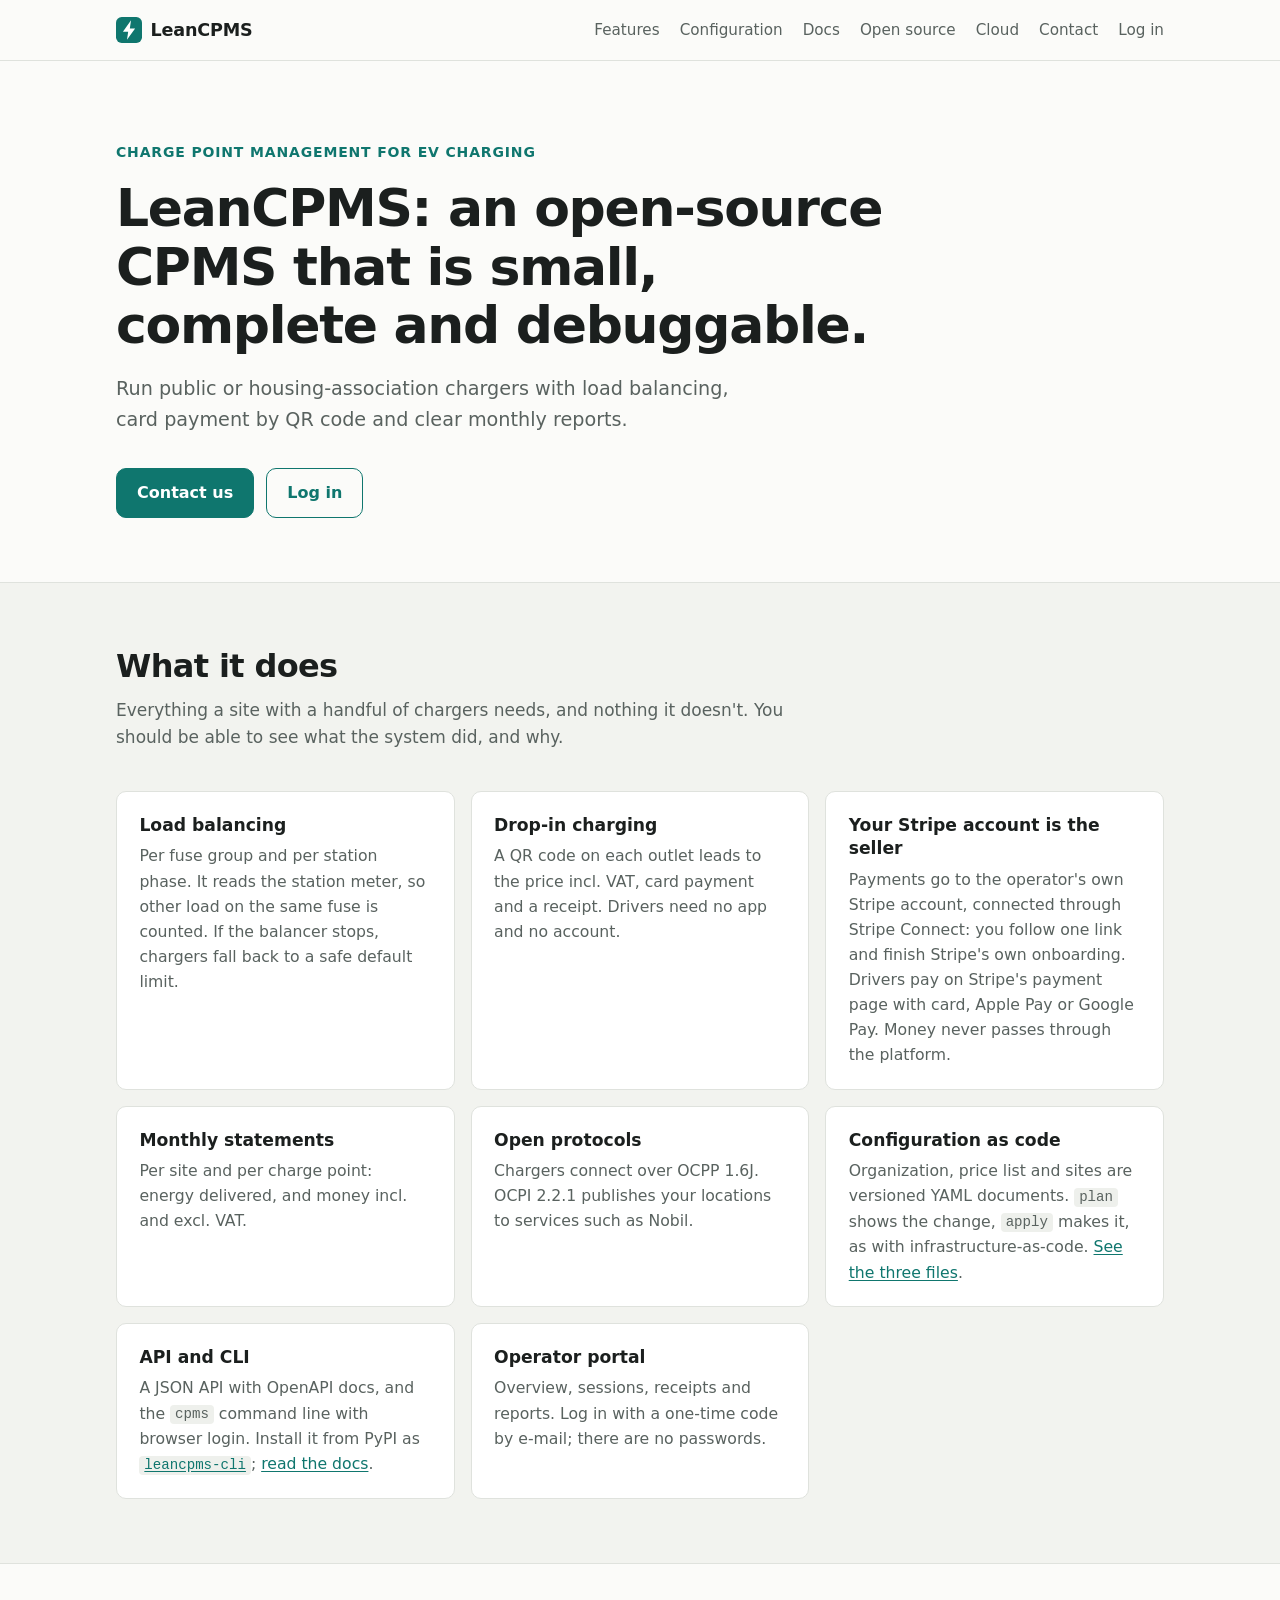
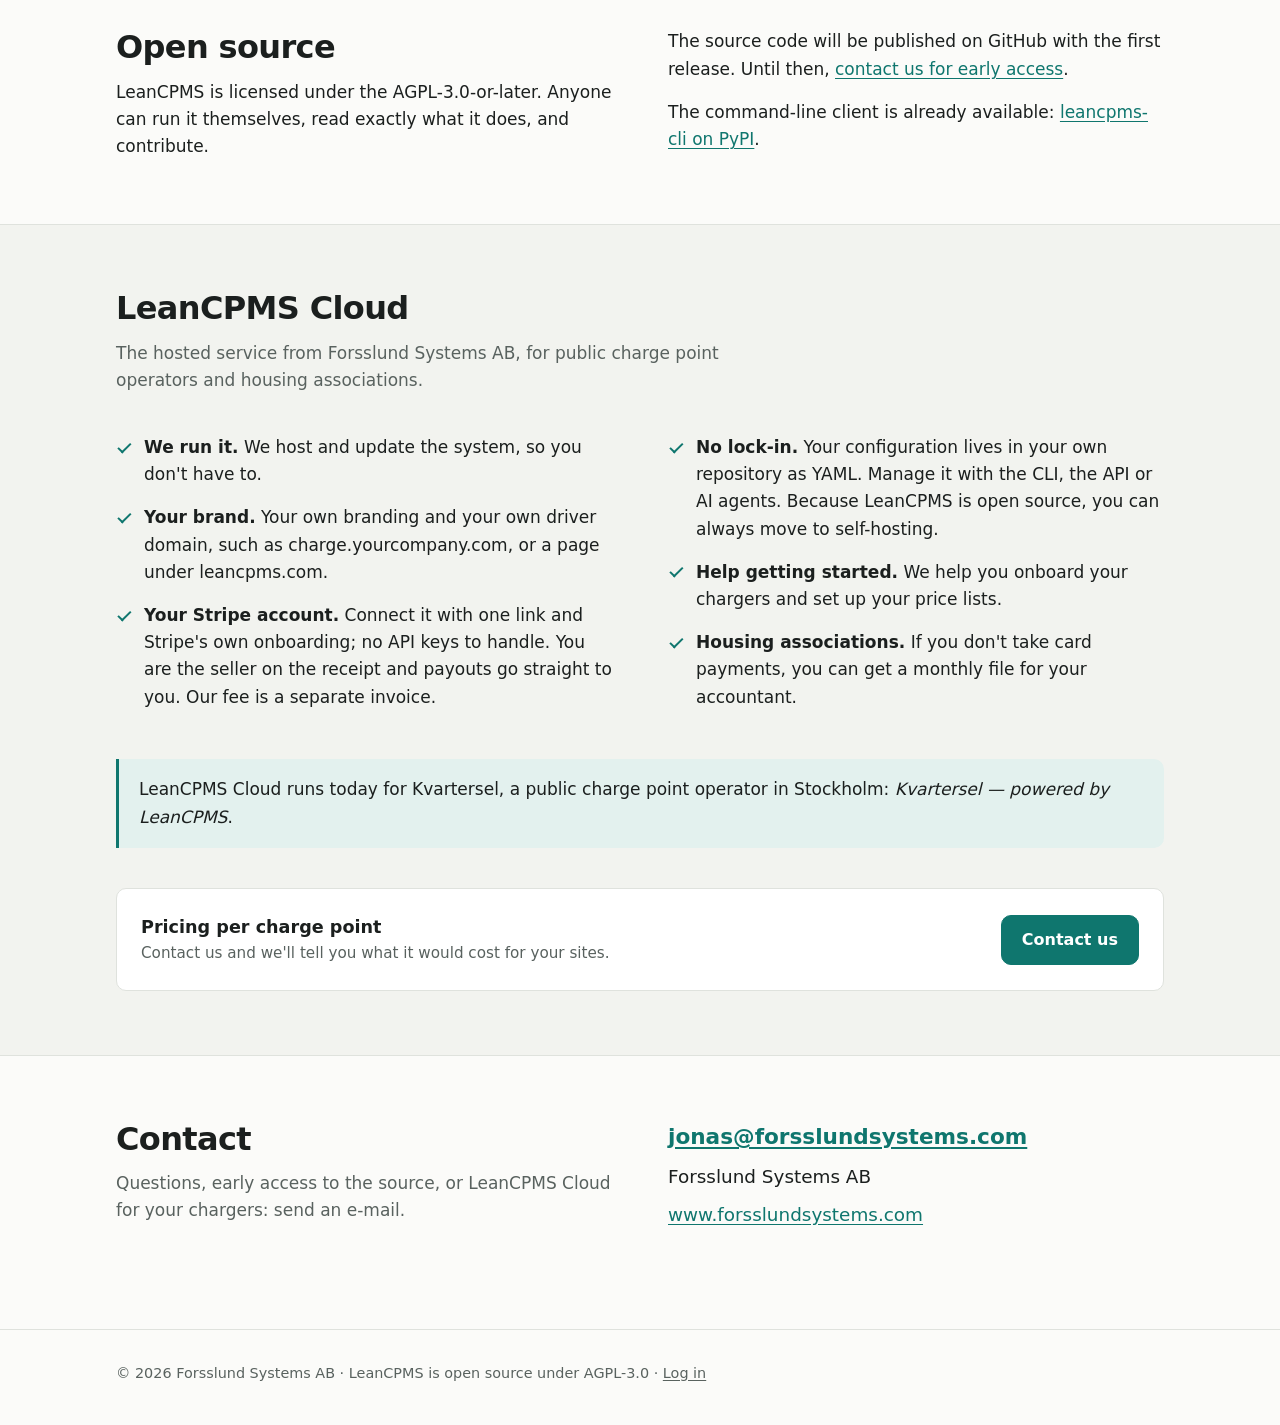
<file: index.html>
<!doctype html>
<html lang="en">
<head>
  <meta charset="utf-8">
  <meta name="viewport" content="width=device-width, initial-scale=1">
  <title>LeanCPMS — open-source charge point management</title>
  <meta name="description" content="LeanCPMS is an open-source charge point management system (CPMS) for EV charging: load balancing, card payment by QR code and clear monthly reports. Hosted as LeanCPMS Cloud by Forsslund Systems AB.">
  <meta name="color-scheme" content="light dark">
  <meta name="theme-color" content="#fbfbf9" media="(prefers-color-scheme: light)">
  <meta name="theme-color" content="#111514" media="(prefers-color-scheme: dark)">
  <link rel="canonical" href="https://leancpms.com/">
  <link rel="icon" href="favicon.svg" type="image/svg+xml">
  <link rel="stylesheet" href="style.css">
  <meta property="og:type" content="website">
  <meta property="og:title" content="LeanCPMS — open-source charge point management">
  <meta property="og:description" content="Small, complete and debuggable CPMS for EV charging: load balancing, card payment by QR code and clear monthly reports.">
  <meta property="og:url" content="https://leancpms.com/">
</head>
<body>
  <a class="skip" href="#main">Skip to content</a>

  <header class="site-header">
    <div class="wrap">
      <a class="brand" href="/"><img src="favicon.svg" alt="" width="26" height="26">LeanCPMS</a>
      <nav class="site-nav" aria-label="Main">
        <a href="#features">Features</a>
        <a href="configuration.html">Configuration</a>
        <a href="/docs/">Docs</a>
        <a href="#open-source">Open source</a>
        <a href="#cloud">Cloud</a>
        <a href="#contact">Contact</a>
        <a href="https://portal.leancpms.com/portal/">Log in</a>
      </nav>
    </div>
  </header>

  <main id="main">
    <section class="hero">
      <div class="wrap">
        <p class="eyebrow">Charge point management for EV charging</p>
        <h1>LeanCPMS: an open-source CPMS that is small, complete and debuggable.</h1>
        <p class="lede">Run public or housing-association chargers with load balancing, card payment by QR code and clear monthly reports.</p>
        <div class="actions">
          <a class="button primary" href="mailto:jonas@forsslundsystems.com">Contact us</a>
          <a class="button secondary" href="https://portal.leancpms.com/portal/">Log in</a>
        </div>
      </div>
    </section>

    <section id="features" class="alt">
      <div class="wrap">
        <h2>What it does</h2>
        <p class="section-intro">Everything a site with a handful of chargers needs, and nothing it doesn't. You should be able to see what the system did, and why.</p>

        <div class="grid">
          <article class="card">
            <h3>Load balancing</h3>
            <p>Per fuse group and per station phase. It reads the station meter, so other load on the same fuse is counted. If the balancer stops, chargers fall back to a safe default limit.</p>
          </article>
          <article class="card">
            <h3>Drop-in charging</h3>
            <p>A QR code on each outlet leads to the price incl. VAT, card payment and a receipt. Drivers need no app and no account.</p>
          </article>
          <article class="card">
            <h3>Your Stripe account is the seller</h3>
            <p>Payments go to the operator's own Stripe account, connected through Stripe Connect: you follow one link and finish Stripe's own onboarding. Drivers pay on Stripe's payment page with card, Apple Pay or Google Pay. Money never passes through the platform.</p>
          </article>
          <article class="card">
            <h3>Monthly statements</h3>
            <p>Per site and per charge point: energy delivered, and money incl. and excl. VAT.</p>
          </article>
          <article class="card">
            <h3>Open protocols</h3>
            <p>Chargers connect over OCPP 1.6J. OCPI 2.2.1 publishes your locations to services such as Nobil.</p>
          </article>
          <article class="card">
            <h3>Configuration as code</h3>
            <p>Organization, price list and sites are versioned YAML documents. <code>plan</code> shows the change, <code>apply</code> makes it, as with infrastructure-as-code. <a href="configuration.html">See the three files</a>.</p>
          </article>
          <article class="card">
            <h3>API and CLI</h3>
            <p>A JSON API with OpenAPI docs, and the <code>cpms</code> command line with browser login. Install it from PyPI as <a href="https://pypi.org/project/leancpms-cli/"><code>leancpms-cli</code></a>; <a href="/docs/cli/">read the docs</a>.</p>
          </article>
          <article class="card">
            <h3>Operator portal</h3>
            <p>Overview, sessions, receipts and reports. Log in with a one-time code by e-mail; there are no passwords.</p>
          </article>
        </div>
      </div>
    </section>

    <section id="open-source">
      <div class="wrap split">
        <div class="prose">
          <h2>Open source</h2>
          <p>LeanCPMS is licensed under the AGPL-3.0-or-later. Anyone can run it themselves, read exactly what it does, and contribute.</p>
        </div>
        <div class="prose">
          <p>The source code will be published on GitHub with the first release. Until then, <a href="mailto:jonas@forsslundsystems.com?subject=LeanCPMS%20early%20access">contact us for early access</a>.</p>
          <p>The command-line client is already available: <a href="https://pypi.org/project/leancpms-cli/">leancpms-cli on PyPI</a>.</p>
        </div>
      </div>
    </section>

    <section id="cloud" class="alt">
      <div class="wrap">
        <h2>LeanCPMS Cloud</h2>
        <p class="section-intro">The hosted service from Forsslund Systems AB, for public charge point operators and housing associations.</p>

        <div class="split">
          <ul class="checklist">
            <li><strong>We run it.</strong> We host and update the system, so you don't have to.</li>
            <li><strong>Your brand.</strong> Your own branding and your own driver domain, such as charge.yourcompany.com, or a page under leancpms.com.</li>
            <li><strong>Your Stripe account.</strong> Connect it with one link and Stripe's own onboarding; no API keys to handle. You are the seller on the receipt and payouts go straight to you. Our fee is a separate invoice.</li>
          </ul>
          <ul class="checklist">
            <li><strong>No lock-in.</strong> Your configuration lives in your own repository as YAML. Manage it with the CLI, the API or AI agents. Because LeanCPMS is open source, you can always move to self-hosting.</li>
            <li><strong>Help getting started.</strong> We help you onboard your chargers and set up your price lists.</li>
            <li><strong>Housing associations.</strong> If you don't take card payments, you can get a monthly file for your accountant.</li>
          </ul>
        </div>

        <div class="note">
          <p>LeanCPMS Cloud runs today for Kvartersel, a public charge point operator in Stockholm: <em>Kvartersel — powered by LeanCPMS</em>.</p>
        </div>

        <div class="pricing">
          <div>
            <p class="label">Pricing per charge point</p>
            <p class="sub">Contact us and we'll tell you what it would cost for your sites.</p>
          </div>
          <a class="button primary" href="mailto:jonas@forsslundsystems.com?subject=LeanCPMS%20Cloud">Contact us</a>
        </div>
      </div>
    </section>

    <section id="contact">
      <div class="wrap split">
        <div>
          <h2>Contact</h2>
          <p class="section-intro">Questions, early access to the source, or LeanCPMS Cloud for your chargers: send an e-mail.</p>
        </div>
        <div class="contact-block">
          <p class="mail"><a href="mailto:jonas@forsslundsystems.com">jonas@forsslundsystems.com</a></p>
          <p>Forsslund Systems AB</p>
          <p><a href="https://www.forsslundsystems.com">www.forsslundsystems.com</a></p>
        </div>
      </div>
    </section>
  </main>

  <footer class="site-footer">
    <div class="wrap">
      <p>© 2026 Forsslund Systems AB · LeanCPMS is open source under AGPL-3.0 · <a href="https://portal.leancpms.com/portal/">Log in</a></p>
    </div>
  </footer>
</body>
</html>
</file>
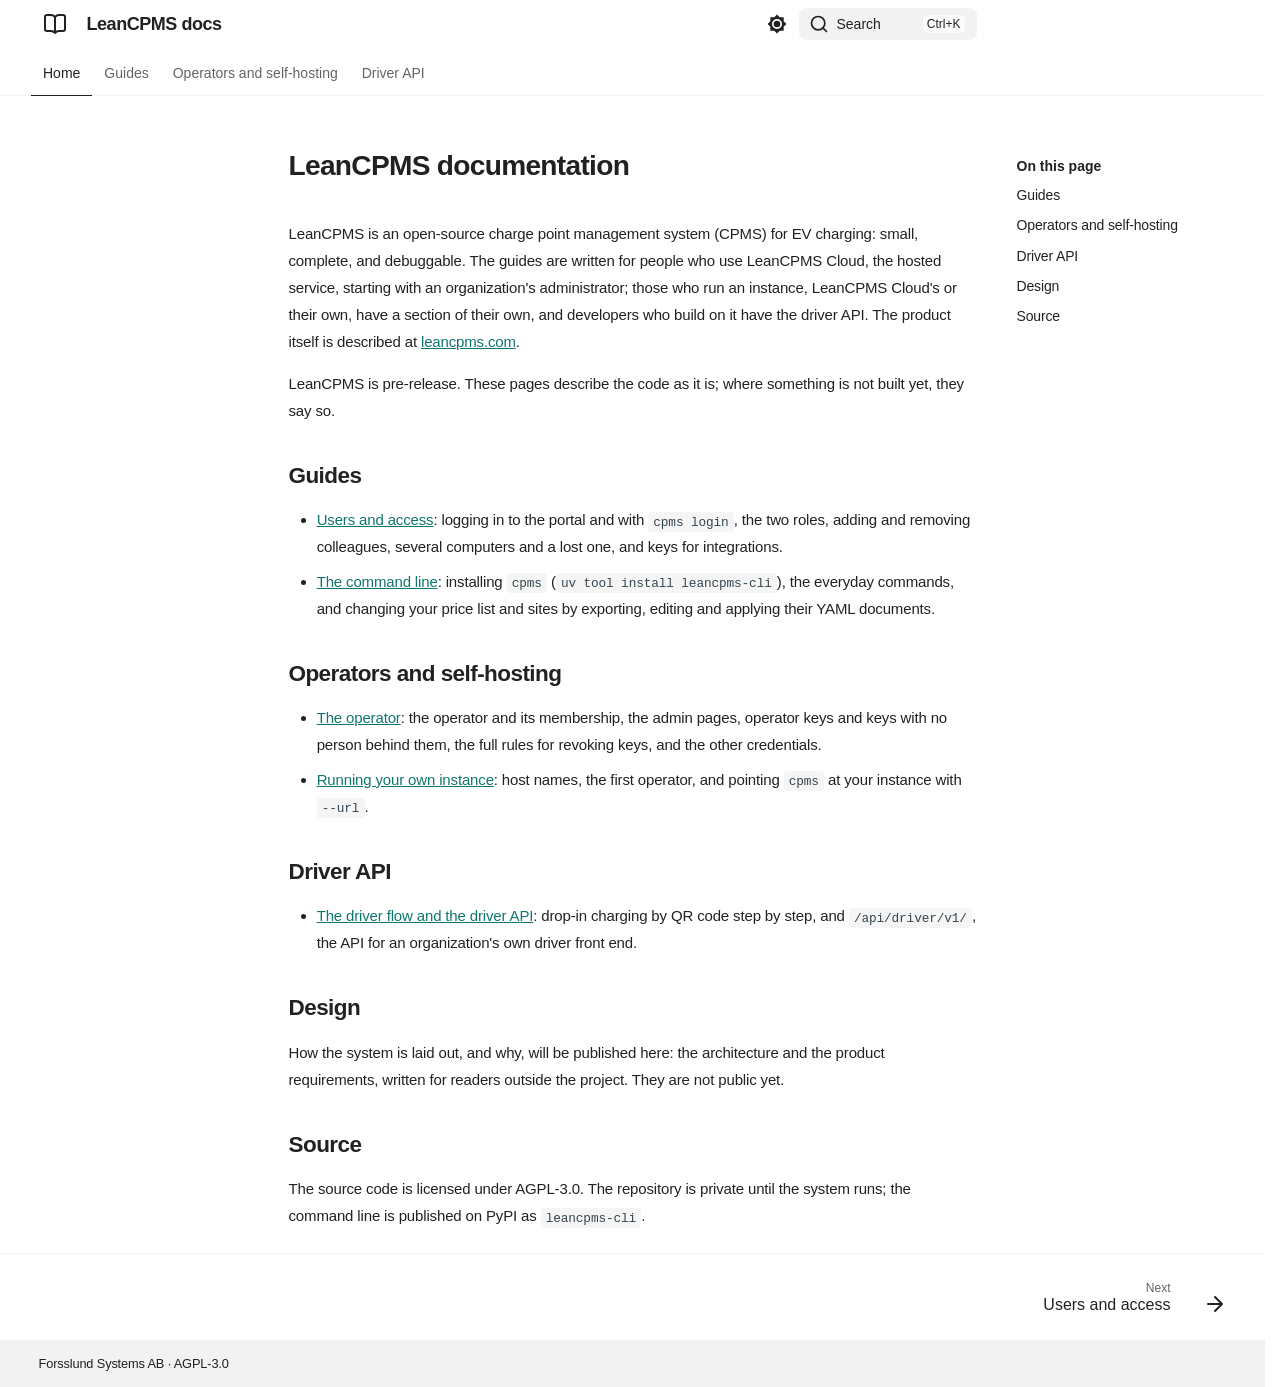
<file: docs/index.html>
<!doctype html>
<html lang="en" class="no-js">
  <head>
    
      <meta charset="utf-8">
      <meta name="viewport" content="width=device-width,initial-scale=1">
      
        <meta name="description" content="Documentation for LeanCPMS, the open-source charge point management system: users and access, the cpms command line, operating and self-hosting an instance, and the driver API.">
      
      
      
        <link rel="canonical" href="https://leancpms.com/docs/">
      
      
      
      
        <link rel="next" href="./users-and-access/">
      
      
        
      
      
      <link rel="icon" href="./assets/images/favicon.png">
      <meta name="generator" content="zensical-0.1.2">
    
    
      
        <title>Home - LeanCPMS docs</title>
      
    
    
      
        
      
      <link rel="stylesheet" href="./assets/stylesheets/modern/main.ebb7f775.min.css">
      
        
          
        
        <link rel="stylesheet" href="./assets/stylesheets/modern/palette.b60ce83d.min.css">
      
      


    
    
      
    
    
      
    
    
      <link rel="stylesheet" href="./stylesheets/extra.css">
    
    <script>__md_scope=new URL(".",location),__md_scope.pathname.endsWith("/")||(__md_scope=new URL(__md_scope.pathname+"/",location)),__md_hash=e=>[...e].reduce(((e,t)=>(e<<5)-e+t.charCodeAt(0)),0),__md_get=(e,t=localStorage,_=__md_scope)=>JSON.parse(t.getItem(_.pathname+"."+e)),__md_set=(e,t,_=localStorage,a=__md_scope)=>{try{_.setItem(a.pathname+"."+e,JSON.stringify(t))}catch(e){}},document.documentElement.setAttribute("data-platform",navigator.platform)</script>
    
      

    
    
  </head>
  
  
    
    
      
    
    
    
    
    <body dir="ltr" data-md-color-scheme="default" data-md-color-primary="teal" data-md-color-accent="teal">
  
    
    <input class="md-toggle" data-md-toggle="drawer" type="checkbox" id="__drawer" autocomplete="off">
    <input class="md-toggle" data-md-toggle="search" type="checkbox" id="__search" autocomplete="off">
    <label class="md-overlay" for="__drawer" aria-hidden="true"></label>
    <div data-md-component="skip">
      <a href="#__skip" class="md-skip">
        Skip to content
      </a>
    </div>
    <div data-md-component="announce">
      
    </div>
    
    
      

<header class="md-header" data-md-component="header">
  <nav class="md-header__inner md-grid" aria-label="Header">
    <a href="https://leancpms.com/" title="LeanCPMS docs" class="md-header__button md-logo" aria-label="LeanCPMS docs" data-md-component="logo">
      
  
  <svg xmlns="http://www.w3.org/2000/svg" fill="none" stroke="currentColor" stroke-linecap="round" stroke-linejoin="round" stroke-width="2" class="lucide lucide-book-open" viewBox="0 0 24 24"><path d="M12 5v16M20.001 19A2 2 0 0 0 22 17V5a2 2 0 0 0-1.999-2L16 3.002A5 5 0 0 0 12 5a5 5 0 0 0-4-2H4a2 2 0 0 0-2 2v12a2 2 0 0 0 1.999 2H8a5 5 0 0 1 4 2 5 5 0 0 1 4-2z"/></svg>

    </a>
    <label class="md-header__button md-icon" for="__drawer">
      
      <svg xmlns="http://www.w3.org/2000/svg" fill="none" stroke="currentColor" stroke-linecap="round" stroke-linejoin="round" stroke-width="2" class="lucide lucide-menu" viewBox="0 0 24 24"><path d="M4 5h16M4 12h16M4 19h16"/></svg>
      <span class="md-visually-hidden">Navigation</span>
    </label>
    <div class="md-header__title" data-md-component="header-title">
      <div class="md-header__ellipsis">
        <div class="md-header__topic">
          <span class="md-ellipsis">
            LeanCPMS docs
          </span>
        </div>
        <div class="md-header__topic" data-md-component="header-topic">
          <span class="md-ellipsis">
            
              Home
            
          </span>
        </div>
      </div>
    </div>
    
      
        <form class="md-header__option" data-md-component="palette">
  
    
    
    
    <input class="md-option" data-md-color-media="(prefers-color-scheme: light)" data-md-color-scheme="default" data-md-color-primary="teal" data-md-color-accent="teal"  aria-label="Dark mode"  type="radio" name="__palette" id="__palette_0">
    
      <label class="md-header__button md-icon" title="Dark mode" for="__palette_1" hidden>
        <svg xmlns="http://www.w3.org/2000/svg" viewBox="0 0 24 24"><path d="M12 8a4 4 0 0 0-4 4 4 4 0 0 0 4 4 4 4 0 0 0 4-4 4 4 0 0 0-4-4m0 10a6 6 0 0 1-6-6 6 6 0 0 1 6-6 6 6 0 0 1 6 6 6 6 0 0 1-6 6m8-9.31V4h-4.69L12 .69 8.69 4H4v4.69L.69 12 4 15.31V20h4.69L12 23.31 15.31 20H20v-4.69L23.31 12z"/></svg>
      </label>
    
  
    
    
    
    <input class="md-option" data-md-color-media="(prefers-color-scheme: dark)" data-md-color-scheme="slate" data-md-color-primary="teal" data-md-color-accent="teal"  aria-label="Light mode"  type="radio" name="__palette" id="__palette_1">
    
      <label class="md-header__button md-icon" title="Light mode" for="__palette_0" hidden>
        <svg xmlns="http://www.w3.org/2000/svg" viewBox="0 0 24 24"><path d="M12 18c-.89 0-1.74-.2-2.5-.55C11.56 16.5 13 14.42 13 12s-1.44-4.5-3.5-5.45C10.26 6.2 11.11 6 12 6a6 6 0 0 1 6 6 6 6 0 0 1-6 6m8-9.31V4h-4.69L12 .69 8.69 4H4v4.69L.69 12 4 15.31V20h4.69L12 23.31 15.31 20H20v-4.69L23.31 12z"/></svg>
      </label>
    
  
</form>
      
    
    
      <script>var palette=__md_get("__palette");if(palette&&palette.color){if("(prefers-color-scheme)"===palette.color.media){var media=matchMedia("(prefers-color-scheme: light)"),input=document.querySelector(media.matches?"[data-md-color-media='(prefers-color-scheme: light)']":"[data-md-color-media='(prefers-color-scheme: dark)']");palette.color.media=input.getAttribute("data-md-color-media"),palette.color.scheme=input.getAttribute("data-md-color-scheme"),palette.color.primary=input.getAttribute("data-md-color-primary"),palette.color.accent=input.getAttribute("data-md-color-accent")}for(var[key,value]of Object.entries(palette.color))document.body.setAttribute("data-md-color-"+key,value)}</script>
    
    
    
      
      
        <label class="md-header__button md-icon" for="__search">
          
          <svg xmlns="http://www.w3.org/2000/svg" fill="none" stroke="currentColor" stroke-linecap="round" stroke-linejoin="round" stroke-width="2" class="lucide lucide-search" viewBox="0 0 24 24"><path d="m21 21-4.34-4.34"/><circle cx="11" cy="11" r="8"/></svg>
          <span class="md-visually-hidden">Search</span>
        </label>
        <div class="md-search" data-md-component="search" role="dialog" aria-label="Search">
  <button type="button" class="md-search__button">
    Search
  </button>
</div>
      
    
    <div class="md-header__source">
      
    </div>
  </nav>
  
</header>
    
    <div class="md-container" data-md-component="container">
      
      
        
          
            
<nav class="md-tabs" aria-label="Tabs" data-md-component="tabs">
  <div class="md-grid">
    <ul class="md-tabs__list">
      
        
  
  
  
    
  
  
    <li class="md-tabs__item md-tabs__item--active">
      <a href="" class="md-tabs__link">
        
  
  Home

      </a>
    </li>
  

      
        
  
  
  
  
    
      
      
        
      
        
      
    
    
    
    
      <li class="md-tabs__item">
        <a href="./users-and-access/" class="md-tabs__link">
          
  
  Guides

        </a>
      </li>
    
  

      
        
  
  
  
  
    
      
      
        
      
        
      
    
    
    
    
      <li class="md-tabs__item">
        <a href="./operators/" class="md-tabs__link">
          
  
  Operators and self-hosting

        </a>
      </li>
    
  

      
        
  
  
  
  
    <li class="md-tabs__item">
      <a href="./driver/" class="md-tabs__link">
        
  
  Driver API

      </a>
    </li>
  

      
    </ul>
  </div>
</nav>
          
        
      
      <main class="md-main" data-md-component="main">
        <div class="md-main__inner md-grid">
          
            
              
              <div class="md-sidebar md-sidebar--primary" data-md-component="sidebar" data-md-type="navigation" >
                <div class="md-sidebar__scrollwrap">
                  <div class="md-sidebar__inner">
                    


  


<nav class="md-nav md-nav--primary md-nav--lifted" aria-label="Navigation" data-md-level="0">
  <label class="md-nav__title" for="__drawer">
    <a href="https://leancpms.com/" title="LeanCPMS docs" class="md-nav__button md-logo" aria-label="LeanCPMS docs" data-md-component="logo">
      
  
  <svg xmlns="http://www.w3.org/2000/svg" fill="none" stroke="currentColor" stroke-linecap="round" stroke-linejoin="round" stroke-width="2" class="lucide lucide-book-open" viewBox="0 0 24 24"><path d="M12 5v16M20.001 19A2 2 0 0 0 22 17V5a2 2 0 0 0-1.999-2L16 3.002A5 5 0 0 0 12 5a5 5 0 0 0-4-2H4a2 2 0 0 0-2 2v12a2 2 0 0 0 1.999 2H8a5 5 0 0 1 4 2 5 5 0 0 1 4-2z"/></svg>

    </a>
    LeanCPMS docs
  </label>
  
  <ul class="md-nav__list" data-md-scrollfix>
    
      
      
  
  
    
  
  
  
    <li class="md-nav__item md-nav__item--active">
      
      
      
      
        
      
      
        <label class="md-nav__link md-nav__link--active" for="__toc">
          
  
  
  <span class="md-ellipsis">
    
  
  Home

    
  </span>
  
  

          <span class="md-nav__icon md-icon"></span>
        </label>
      
      <a href="" class="md-nav__link md-nav__link--active">
        
  
  
  <span class="md-ellipsis">
    
  
  Home

    
  </span>
  
  

      </a>
      
        


<nav class="md-nav md-nav--secondary" aria-label="On this page">
  
  
  
    
  
  
    <label class="md-nav__title" for="__toc">
      <span class="md-nav__icon md-icon"></span>
      On this page
    </label>
    <ul class="md-nav__list" data-md-component="toc" data-md-scrollfix>
      
        <li class="md-nav__item">
  <a href="#guides" class="md-nav__link">
    <span class="md-ellipsis">
      <span class="md-typeset">
        Guides
      </span>
    </span>
  </a>
  
</li>
      
        <li class="md-nav__item">
  <a href="#operators-and-self-hosting" class="md-nav__link">
    <span class="md-ellipsis">
      <span class="md-typeset">
        Operators and self-hosting
      </span>
    </span>
  </a>
  
</li>
      
        <li class="md-nav__item">
  <a href="#driver-api" class="md-nav__link">
    <span class="md-ellipsis">
      <span class="md-typeset">
        Driver API
      </span>
    </span>
  </a>
  
</li>
      
        <li class="md-nav__item">
  <a href="#design" class="md-nav__link">
    <span class="md-ellipsis">
      <span class="md-typeset">
        Design
      </span>
    </span>
  </a>
  
</li>
      
        <li class="md-nav__item">
  <a href="#source" class="md-nav__link">
    <span class="md-ellipsis">
      <span class="md-typeset">
        Source
      </span>
    </span>
  </a>
  
</li>
      
    </ul>
  
</nav>
      
    </li>
  

    
      
      
  
  
  
  
    
    
      
        
      
        
      
    
    
    
      
      
        
      
    
    
    <li class="md-nav__item md-nav__item--nested">
      
        
        
        <input class="md-nav__toggle md-toggle " type="checkbox" id="__nav_2" >
        
          
          <label class="md-nav__link" for="__nav_2" id="__nav_2_label" tabindex="0">
            
  
  
  <span class="md-ellipsis">
    
  
  Guides

    
  </span>
  
  

            <span class="md-nav__icon md-icon"></span>
          </label>
        
        
          <nav class="md-nav" data-md-level="1" aria-labelledby="__nav_2_label" aria-expanded="false">
            <label class="md-nav__title" for="__nav_2">
              <span class="md-nav__icon md-icon"></span>
              
  
  Guides

            </label>
            <ul class="md-nav__list" data-md-scrollfix>
              
                
                  
  
  
  
  
    <li class="md-nav__item">
      <a href="./users-and-access/" class="md-nav__link">
        
  
  
  <span class="md-ellipsis">
    
  
  Users and access

    
  </span>
  
  

      </a>
    </li>
  

                
              
                
                  
  
  
  
  
    <li class="md-nav__item">
      <a href="./cli/" class="md-nav__link">
        
  
  
  <span class="md-ellipsis">
    
  
  The command line

    
  </span>
  
  

      </a>
    </li>
  

                
              
            </ul>
          </nav>
        
      
    </li>
  

    
      
      
  
  
  
  
    
    
      
        
      
        
      
    
    
    
      
      
        
      
    
    
    <li class="md-nav__item md-nav__item--nested">
      
        
        
        <input class="md-nav__toggle md-toggle " type="checkbox" id="__nav_3" >
        
          
          <label class="md-nav__link" for="__nav_3" id="__nav_3_label" tabindex="0">
            
  
  
  <span class="md-ellipsis">
    
  
  Operators and self-hosting

    
  </span>
  
  

            <span class="md-nav__icon md-icon"></span>
          </label>
        
        
          <nav class="md-nav" data-md-level="1" aria-labelledby="__nav_3_label" aria-expanded="false">
            <label class="md-nav__title" for="__nav_3">
              <span class="md-nav__icon md-icon"></span>
              
  
  Operators and self-hosting

            </label>
            <ul class="md-nav__list" data-md-scrollfix>
              
                
                  
  
  
  
  
    <li class="md-nav__item">
      <a href="./operators/" class="md-nav__link">
        
  
  
  <span class="md-ellipsis">
    
  
  The operator

    
  </span>
  
  

      </a>
    </li>
  

                
              
                
                  
  
  
  
  
    <li class="md-nav__item">
      <a href="./self-hosting/" class="md-nav__link">
        
  
  
  <span class="md-ellipsis">
    
  
  Running your own instance

    
  </span>
  
  

      </a>
    </li>
  

                
              
            </ul>
          </nav>
        
      
    </li>
  

    
      
      
  
  
  
  
    <li class="md-nav__item">
      <a href="./driver/" class="md-nav__link">
        
  
  
  <span class="md-ellipsis">
    
  
  Driver API

    
  </span>
  
  

      </a>
    </li>
  

    
  </ul>
</nav>
                  </div>
                </div>
              </div>
            
            
              
              <div class="md-sidebar md-sidebar--secondary" data-md-component="sidebar" data-md-type="toc" >
                <div class="md-sidebar__scrollwrap">
                  
                    
                    
                    
                      
                    
                    
                      <input class="md-nav__toggle md-toggle" type="checkbox" id="__toc">
                      <div class="md-sidebar-button__wrapper">
                        <label class="md-sidebar-button" for="__toc"></label>
                      </div>
                    
                  
                  <div class="md-sidebar__inner">
                    


<nav class="md-nav md-nav--secondary" aria-label="On this page">
  
  
  
    
  
  
    <label class="md-nav__title" for="__toc">
      <span class="md-nav__icon md-icon"></span>
      On this page
    </label>
    <ul class="md-nav__list" data-md-component="toc" data-md-scrollfix>
      
        <li class="md-nav__item">
  <a href="#guides" class="md-nav__link">
    <span class="md-ellipsis">
      <span class="md-typeset">
        Guides
      </span>
    </span>
  </a>
  
</li>
      
        <li class="md-nav__item">
  <a href="#operators-and-self-hosting" class="md-nav__link">
    <span class="md-ellipsis">
      <span class="md-typeset">
        Operators and self-hosting
      </span>
    </span>
  </a>
  
</li>
      
        <li class="md-nav__item">
  <a href="#driver-api" class="md-nav__link">
    <span class="md-ellipsis">
      <span class="md-typeset">
        Driver API
      </span>
    </span>
  </a>
  
</li>
      
        <li class="md-nav__item">
  <a href="#design" class="md-nav__link">
    <span class="md-ellipsis">
      <span class="md-typeset">
        Design
      </span>
    </span>
  </a>
  
</li>
      
        <li class="md-nav__item">
  <a href="#source" class="md-nav__link">
    <span class="md-ellipsis">
      <span class="md-typeset">
        Source
      </span>
    </span>
  </a>
  
</li>
      
    </ul>
  
</nav>
                  </div>
                </div>
              </div>
            
          
          
            <div class="md-content" data-md-component="content">
              
              <article class="md-content__inner md-typeset">
                <a id="__skip" tabindex="-1"></a>
                
                  


<h1 id="leancpms-documentation">LeanCPMS documentation<a class="headerlink" href="#leancpms-documentation" title="Permanent link">&para;</a></h1>
<p>LeanCPMS is an open-source charge point management system (CPMS) for EV
charging: small, complete, and debuggable. The guides are written for
people who use LeanCPMS Cloud, the hosted service, starting with an
organization's administrator; those who run an instance, LeanCPMS Cloud's
or their own, have a section of their own, and developers who build on it
have the driver API. The product itself is described at
<a href="https://leancpms.com/">leancpms.com</a>.</p>
<p>LeanCPMS is pre-release. These pages describe the code as it is; where
something is not built yet, they say so.</p>
<h2 id="guides">Guides<a class="headerlink" href="#guides" title="Permanent link">&para;</a></h2>
<ul>
<li><a href="users-and-access/">Users and access</a>: logging in to the
  portal and with <code>cpms login</code>, the two roles, adding and removing
  colleagues, several computers and a lost one, and keys for integrations.</li>
<li><a href="cli/">The command line</a>: installing <code>cpms</code>
  (<code>uv tool install leancpms-cli</code>), the everyday commands, and changing
  your price list and sites by exporting, editing and applying their YAML
  documents.</li>
</ul>
<h2 id="operators-and-self-hosting">Operators and self-hosting<a class="headerlink" href="#operators-and-self-hosting" title="Permanent link">&para;</a></h2>
<ul>
<li><a href="operators/">The operator</a>: the operator and its membership,
  the admin pages, operator keys and keys with no person behind them, the
  full rules for revoking keys, and the other credentials.</li>
<li><a href="self-hosting/">Running your own instance</a>: host names, the
  first operator, and pointing <code>cpms</code> at your instance with <code>--url</code>.</li>
</ul>
<h2 id="driver-api">Driver API<a class="headerlink" href="#driver-api" title="Permanent link">&para;</a></h2>
<ul>
<li><a href="driver/">The driver flow and the driver API</a>: drop-in
  charging by QR code step by step, and <code>/api/driver/v1/</code>, the API for an
  organization's own driver front end.</li>
</ul>
<h2 id="design">Design<a class="headerlink" href="#design" title="Permanent link">&para;</a></h2>
<p>How the system is laid out, and why, will be published here: the
architecture and the product requirements, written for readers outside the
project. They are not public yet.</p>
<h2 id="source">Source<a class="headerlink" href="#source" title="Permanent link">&para;</a></h2>
<p>The source code is licensed under AGPL-3.0. The repository is private
until the system runs; the command line is published on
PyPI as <code>leancpms-cli</code>.</p>














                
              </article>
            </div>
          
          
<script>var target=document.getElementById(location.hash.slice(1));target&&target.name&&(target.checked=target.name.startsWith("__tabbed_"))</script>
        </div>
        
          <button type="button" class="md-top md-icon" data-md-component="top" hidden>
  
  <svg xmlns="http://www.w3.org/2000/svg" fill="none" stroke="currentColor" stroke-linecap="round" stroke-linejoin="round" stroke-width="2" class="lucide lucide-circle-arrow-up" viewBox="0 0 24 24"><circle cx="12" cy="12" r="10"/><path d="m16 12-4-4-4 4M12 16V8"/></svg>
  Back to top
</button>
        
      </main>
      
        <footer class="md-footer">
  
    
      
      <nav class="md-footer__inner md-grid" aria-label="Footer" >
        
        
          
          <a href="./users-and-access/" class="md-footer__link md-footer__link--next" aria-label="Next: Users and access">
            <div class="md-footer__title">
              <span class="md-footer__direction">
                Next
              </span>
              <div class="md-ellipsis">
                Users and access
              </div>
            </div>
            <div class="md-footer__button md-icon">
              
              <svg xmlns="http://www.w3.org/2000/svg" fill="none" stroke="currentColor" stroke-linecap="round" stroke-linejoin="round" stroke-width="2" class="lucide lucide-arrow-right" viewBox="0 0 24 24"><path d="M5 12h14M12 5l7 7-7 7"/></svg>
            </div>
          </a>
        
      </nav>
    
  
  <div class="md-footer-meta md-typeset">
    <div class="md-footer-meta__inner md-grid">
      <div class="md-copyright">
  
    <div class="md-copyright__highlight">
      Forsslund Systems AB · AGPL-3.0
    </div>
  
  
</div>
      
    </div>
  </div>
</footer>
      
    </div>
    <div class="md-dialog" data-md-component="dialog" role="status" aria-atomic="true">
      <div class="md-dialog__inner md-typeset"></div>
    </div>
    
    
    
      
      
      
      
        
        
      <script id="__config" type="application/json">{"annotate":null,"base":".","features":["navigation.tabs","navigation.sections","navigation.top","navigation.footer","navigation.indexes","toc.follow","search.highlight","content.code.copy"],"redirect":null,"search":"./assets/javascripts/workers/search.719e0d91.min.js","tags":null,"translations":{"clipboard.copied":"Copied to clipboard","clipboard.copy":"Copy to clipboard","clipboard.error":"Could not copy to clipboard","search.result.more.one":"1 more on this page","search.result.more.other":"# more on this page","search.result.none":"No matching documents","search.result.one":"1 matching document","search.result.other":"# matching documents","search.result.placeholder":"Type to start searching","search.result.term.missing":"Missing","select.version":"Select version"},"version":null}</script>
    
    
      <script src="./assets/javascripts/bundle.3cb411a8.min.js"></script>
      
    
  </body>
</html>
</file>
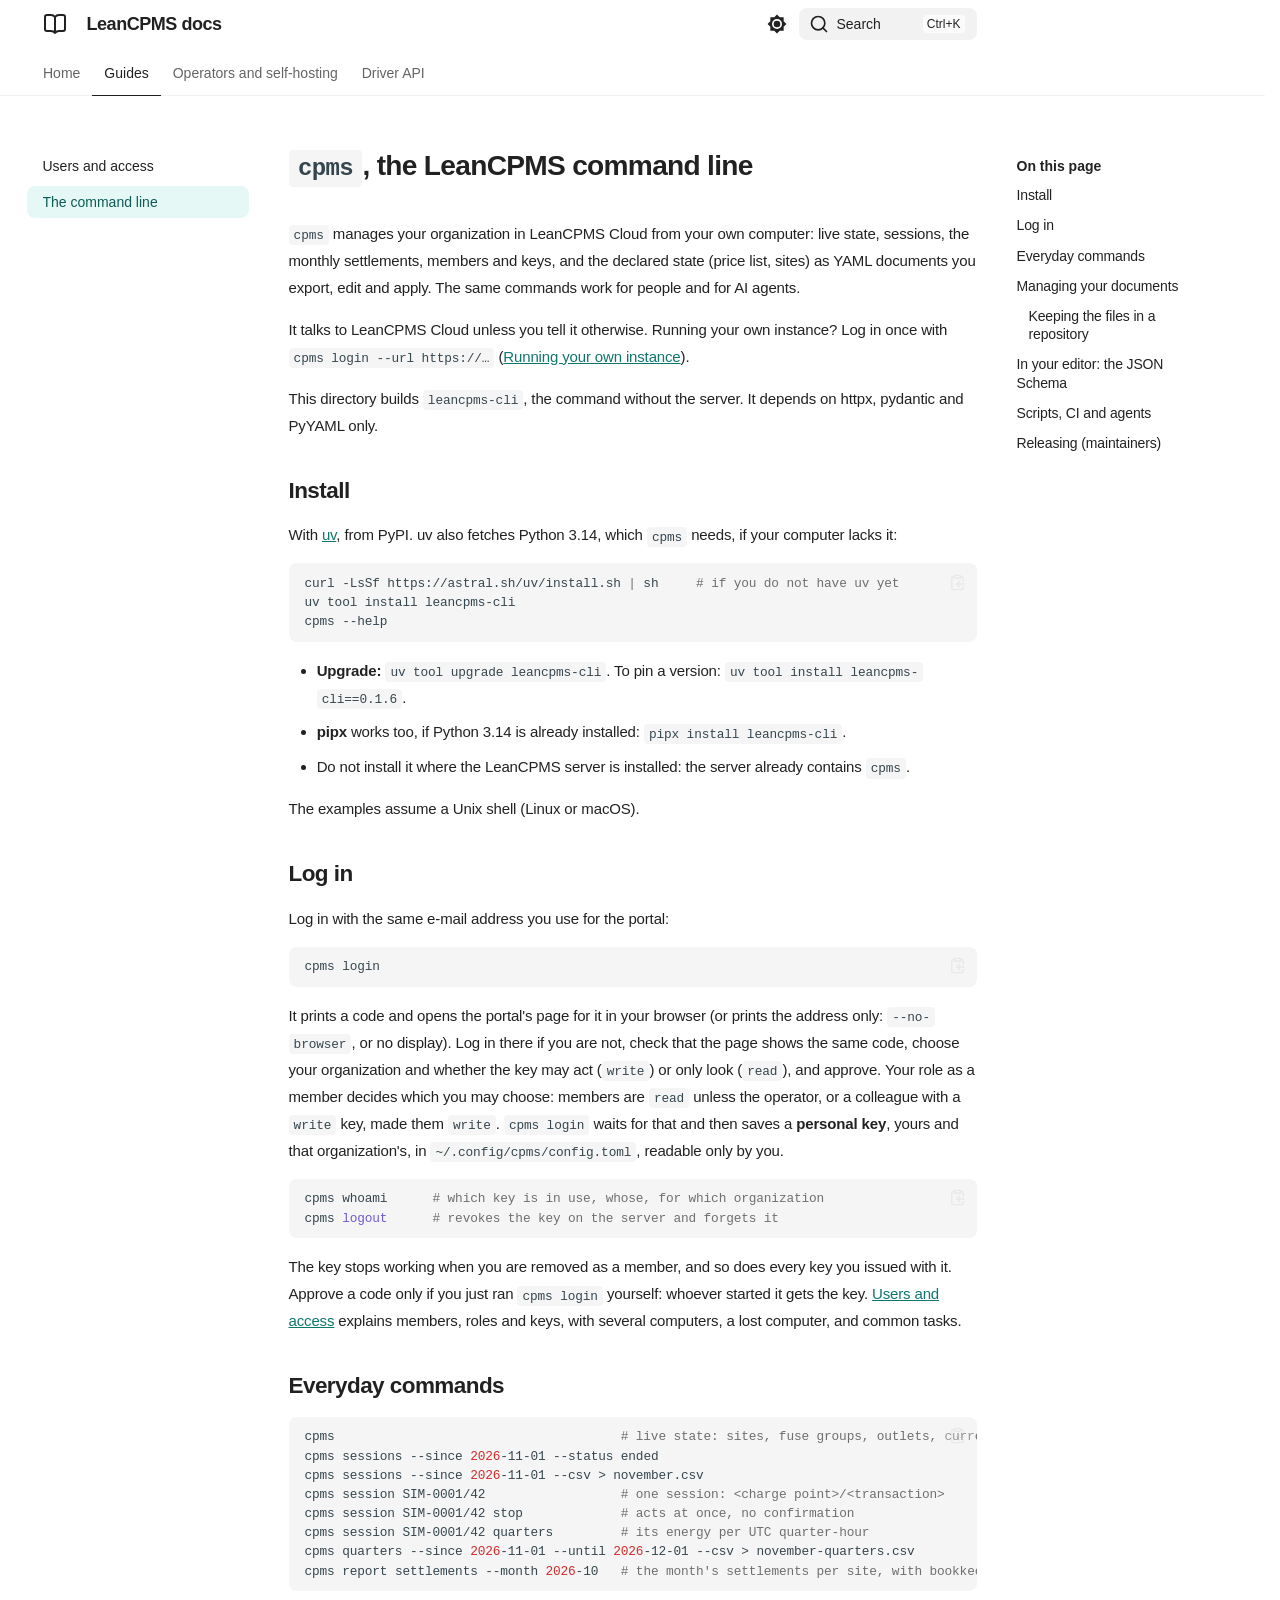
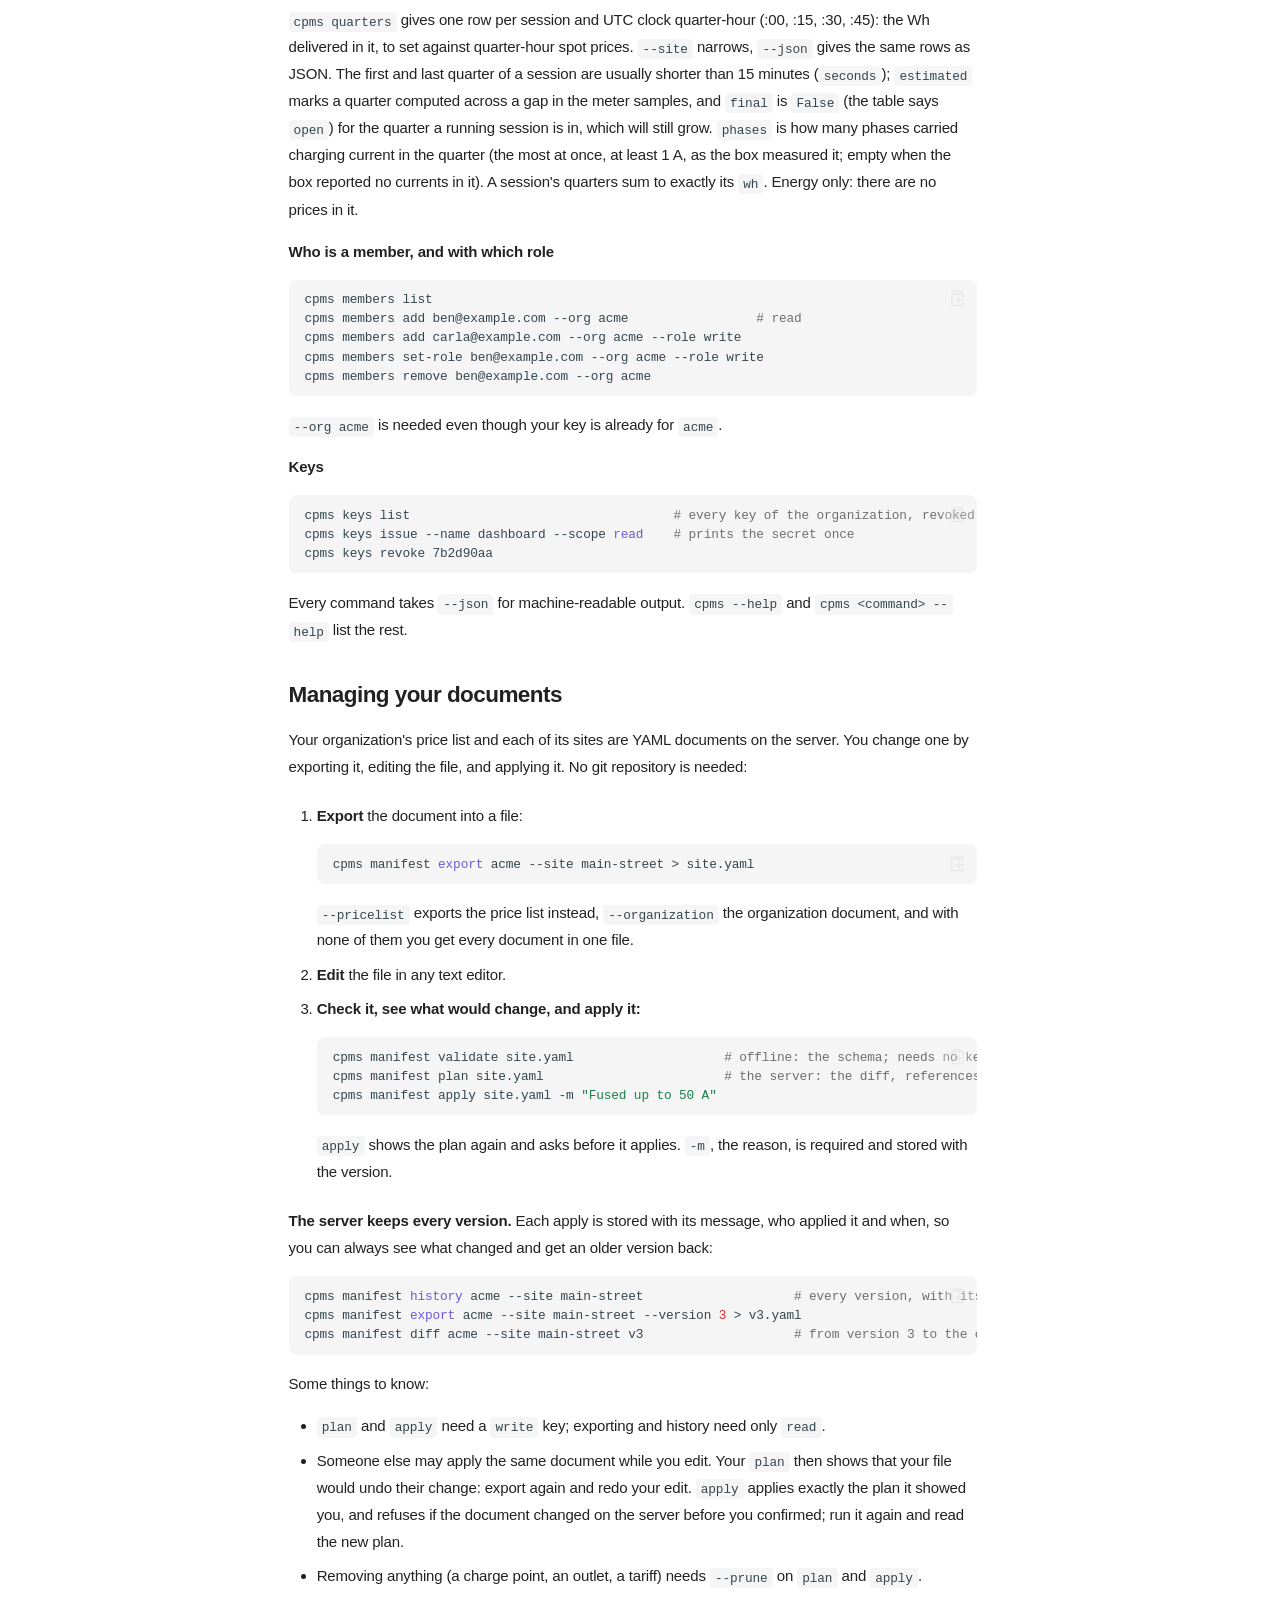
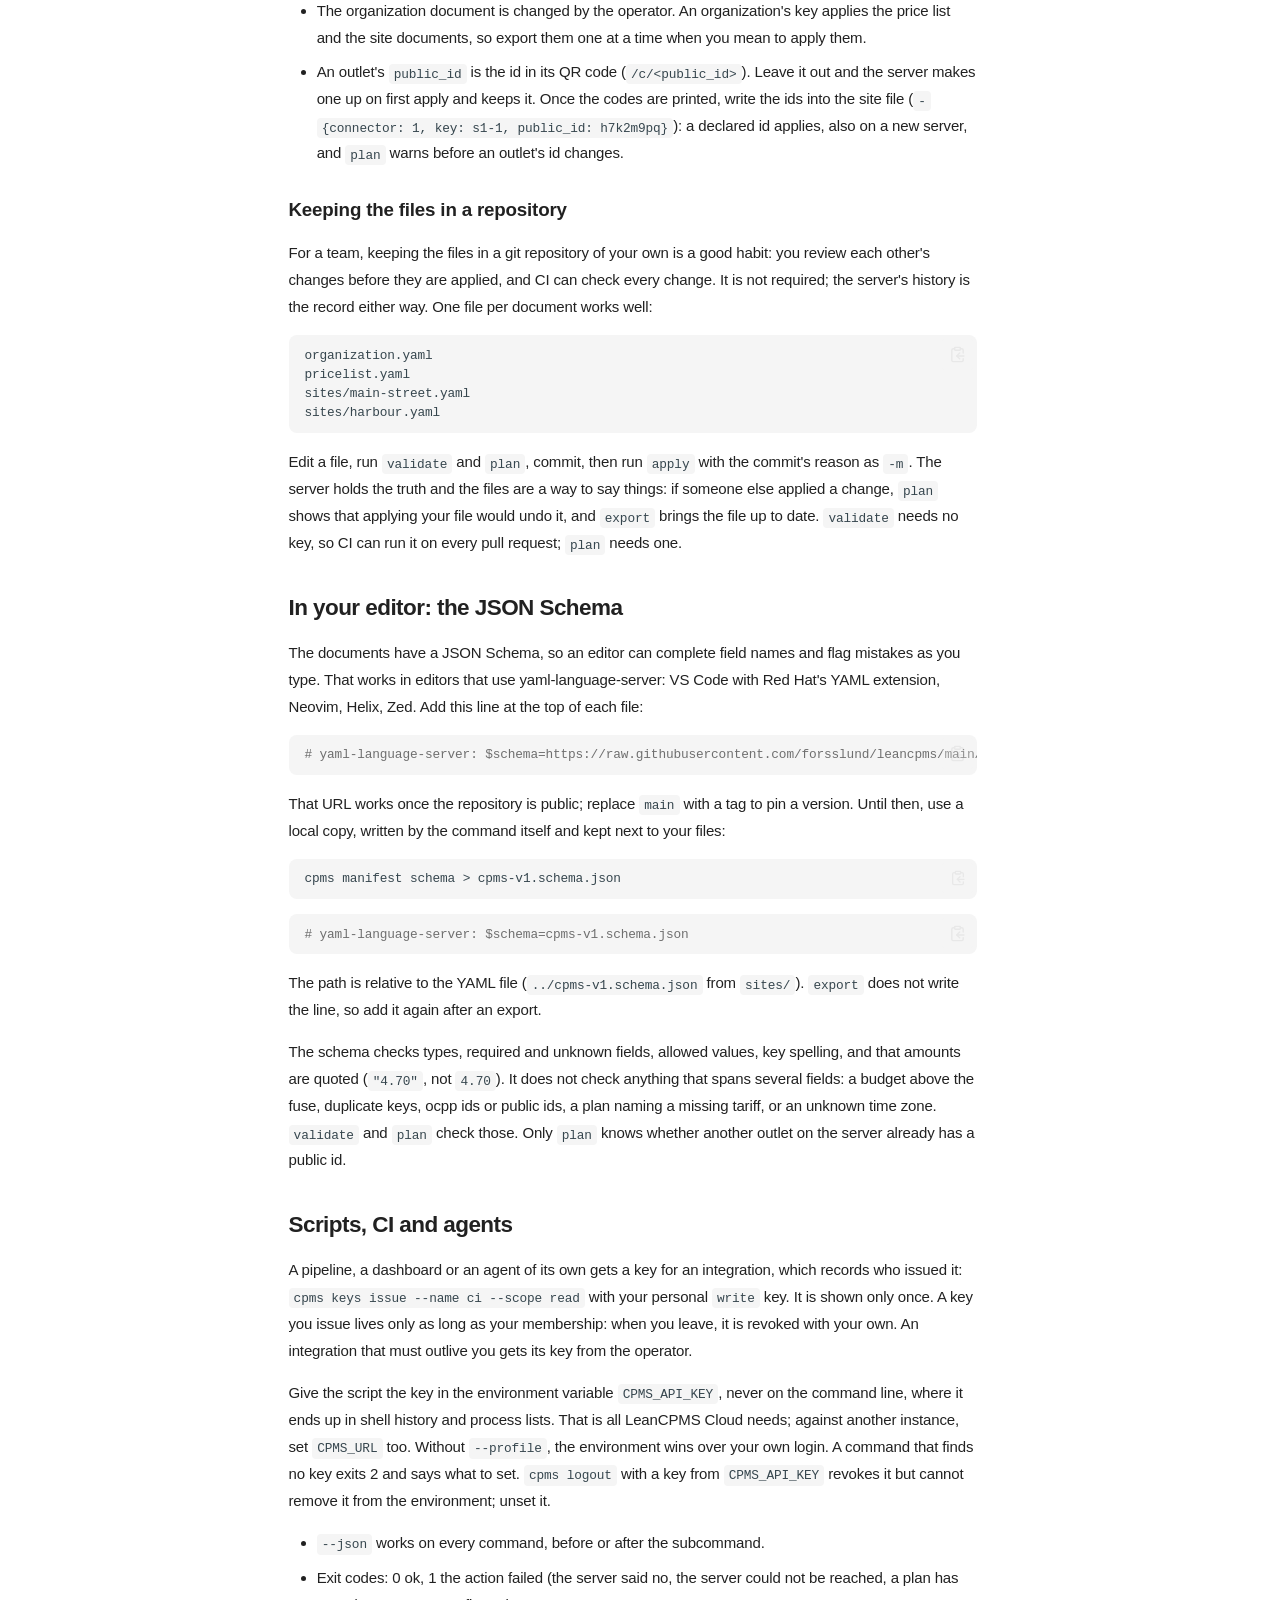
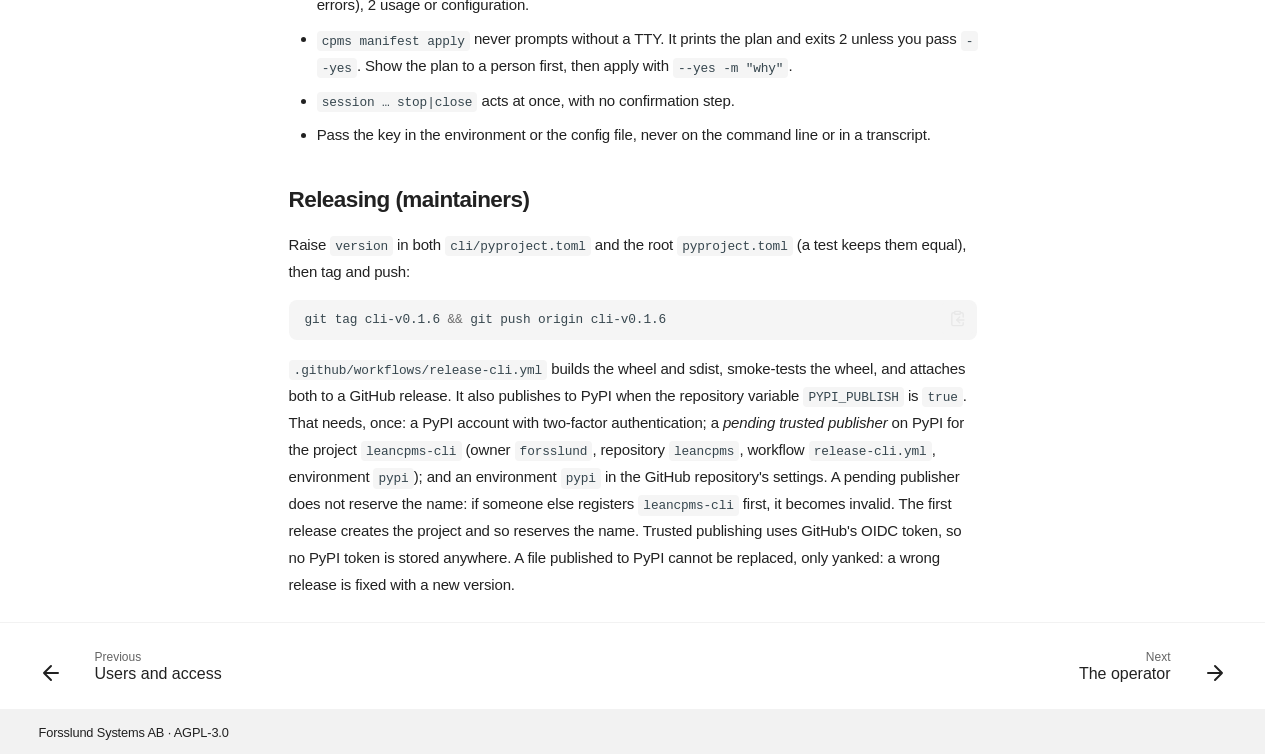
<file: docs/cli/index.html>
<!doctype html>
<html lang="en" class="no-js">
  <head>
    
      <meta charset="utf-8">
      <meta name="viewport" content="width=device-width,initial-scale=1">
      
        <meta name="description" content="Documentation for LeanCPMS, the open-source charge point management system: users and access, the cpms command line, operating and self-hosting an instance, and the driver API.">
      
      
      
        <link rel="canonical" href="https://leancpms.com/docs/cli/">
      
      
      
        <link rel="prev" href="../users-and-access/">
      
      
        <link rel="next" href="../operators/">
      
      
        
      
      
      <link rel="icon" href="../assets/images/favicon.png">
      <meta name="generator" content="zensical-0.1.2">
    
    
      
        <title>The command line - LeanCPMS docs</title>
      
    
    
      
        
      
      <link rel="stylesheet" href="../assets/stylesheets/modern/main.ebb7f775.min.css">
      
        
          
        
        <link rel="stylesheet" href="../assets/stylesheets/modern/palette.b60ce83d.min.css">
      
      


    
    
      
    
    
      
    
    
      <link rel="stylesheet" href="../stylesheets/extra.css">
    
    <script>__md_scope=new URL("..",location),__md_scope.pathname.endsWith("/")||(__md_scope=new URL(__md_scope.pathname+"/",location)),__md_hash=e=>[...e].reduce(((e,t)=>(e<<5)-e+t.charCodeAt(0)),0),__md_get=(e,t=localStorage,_=__md_scope)=>JSON.parse(t.getItem(_.pathname+"."+e)),__md_set=(e,t,_=localStorage,a=__md_scope)=>{try{_.setItem(a.pathname+"."+e,JSON.stringify(t))}catch(e){}},document.documentElement.setAttribute("data-platform",navigator.platform)</script>
    
      

    
    
  </head>
  
  
    
    
      
    
    
    
    
    <body dir="ltr" data-md-color-scheme="default" data-md-color-primary="teal" data-md-color-accent="teal">
  
    
    <input class="md-toggle" data-md-toggle="drawer" type="checkbox" id="__drawer" autocomplete="off">
    <input class="md-toggle" data-md-toggle="search" type="checkbox" id="__search" autocomplete="off">
    <label class="md-overlay" for="__drawer" aria-hidden="true"></label>
    <div data-md-component="skip">
      <a href="#__skip" class="md-skip">
        Skip to content
      </a>
    </div>
    <div data-md-component="announce">
      
    </div>
    
    
      

<header class="md-header" data-md-component="header">
  <nav class="md-header__inner md-grid" aria-label="Header">
    <a href="https://leancpms.com/" title="LeanCPMS docs" class="md-header__button md-logo" aria-label="LeanCPMS docs" data-md-component="logo">
      
  
  <svg xmlns="http://www.w3.org/2000/svg" fill="none" stroke="currentColor" stroke-linecap="round" stroke-linejoin="round" stroke-width="2" class="lucide lucide-book-open" viewBox="0 0 24 24"><path d="M12 5v16M20.001 19A2 2 0 0 0 22 17V5a2 2 0 0 0-1.999-2L16 3.002A5 5 0 0 0 12 5a5 5 0 0 0-4-2H4a2 2 0 0 0-2 2v12a2 2 0 0 0 1.999 2H8a5 5 0 0 1 4 2 5 5 0 0 1 4-2z"/></svg>

    </a>
    <label class="md-header__button md-icon" for="__drawer">
      
      <svg xmlns="http://www.w3.org/2000/svg" fill="none" stroke="currentColor" stroke-linecap="round" stroke-linejoin="round" stroke-width="2" class="lucide lucide-menu" viewBox="0 0 24 24"><path d="M4 5h16M4 12h16M4 19h16"/></svg>
      <span class="md-visually-hidden">Navigation</span>
    </label>
    <div class="md-header__title" data-md-component="header-title">
      <div class="md-header__ellipsis">
        <div class="md-header__topic">
          <span class="md-ellipsis">
            LeanCPMS docs
          </span>
        </div>
        <div class="md-header__topic" data-md-component="header-topic">
          <span class="md-ellipsis">
            
              The command line
            
          </span>
        </div>
      </div>
    </div>
    
      
        <form class="md-header__option" data-md-component="palette">
  
    
    
    
    <input class="md-option" data-md-color-media="(prefers-color-scheme: light)" data-md-color-scheme="default" data-md-color-primary="teal" data-md-color-accent="teal"  aria-label="Dark mode"  type="radio" name="__palette" id="__palette_0">
    
      <label class="md-header__button md-icon" title="Dark mode" for="__palette_1" hidden>
        <svg xmlns="http://www.w3.org/2000/svg" viewBox="0 0 24 24"><path d="M12 8a4 4 0 0 0-4 4 4 4 0 0 0 4 4 4 4 0 0 0 4-4 4 4 0 0 0-4-4m0 10a6 6 0 0 1-6-6 6 6 0 0 1 6-6 6 6 0 0 1 6 6 6 6 0 0 1-6 6m8-9.31V4h-4.69L12 .69 8.69 4H4v4.69L.69 12 4 15.31V20h4.69L12 23.31 15.31 20H20v-4.69L23.31 12z"/></svg>
      </label>
    
  
    
    
    
    <input class="md-option" data-md-color-media="(prefers-color-scheme: dark)" data-md-color-scheme="slate" data-md-color-primary="teal" data-md-color-accent="teal"  aria-label="Light mode"  type="radio" name="__palette" id="__palette_1">
    
      <label class="md-header__button md-icon" title="Light mode" for="__palette_0" hidden>
        <svg xmlns="http://www.w3.org/2000/svg" viewBox="0 0 24 24"><path d="M12 18c-.89 0-1.74-.2-2.5-.55C11.56 16.5 13 14.42 13 12s-1.44-4.5-3.5-5.45C10.26 6.2 11.11 6 12 6a6 6 0 0 1 6 6 6 6 0 0 1-6 6m8-9.31V4h-4.69L12 .69 8.69 4H4v4.69L.69 12 4 15.31V20h4.69L12 23.31 15.31 20H20v-4.69L23.31 12z"/></svg>
      </label>
    
  
</form>
      
    
    
      <script>var palette=__md_get("__palette");if(palette&&palette.color){if("(prefers-color-scheme)"===palette.color.media){var media=matchMedia("(prefers-color-scheme: light)"),input=document.querySelector(media.matches?"[data-md-color-media='(prefers-color-scheme: light)']":"[data-md-color-media='(prefers-color-scheme: dark)']");palette.color.media=input.getAttribute("data-md-color-media"),palette.color.scheme=input.getAttribute("data-md-color-scheme"),palette.color.primary=input.getAttribute("data-md-color-primary"),palette.color.accent=input.getAttribute("data-md-color-accent")}for(var[key,value]of Object.entries(palette.color))document.body.setAttribute("data-md-color-"+key,value)}</script>
    
    
    
      
      
        <label class="md-header__button md-icon" for="__search">
          
          <svg xmlns="http://www.w3.org/2000/svg" fill="none" stroke="currentColor" stroke-linecap="round" stroke-linejoin="round" stroke-width="2" class="lucide lucide-search" viewBox="0 0 24 24"><path d="m21 21-4.34-4.34"/><circle cx="11" cy="11" r="8"/></svg>
          <span class="md-visually-hidden">Search</span>
        </label>
        <div class="md-search" data-md-component="search" role="dialog" aria-label="Search">
  <button type="button" class="md-search__button">
    Search
  </button>
</div>
      
    
    <div class="md-header__source">
      
    </div>
  </nav>
  
</header>
    
    <div class="md-container" data-md-component="container">
      
      
        
          
            
<nav class="md-tabs" aria-label="Tabs" data-md-component="tabs">
  <div class="md-grid">
    <ul class="md-tabs__list">
      
        
  
  
  
  
    <li class="md-tabs__item">
      <a href="./.." class="md-tabs__link">
        
  
  Home

      </a>
    </li>
  

      
        
  
  
  
    
  
  
    
      
      
        
      
        
      
    
    
    
    
      <li class="md-tabs__item md-tabs__item--active">
        <a href="../users-and-access/" class="md-tabs__link">
          
  
  Guides

        </a>
      </li>
    
  

      
        
  
  
  
  
    
      
      
        
      
        
      
    
    
    
    
      <li class="md-tabs__item">
        <a href="../operators/" class="md-tabs__link">
          
  
  Operators and self-hosting

        </a>
      </li>
    
  

      
        
  
  
  
  
    <li class="md-tabs__item">
      <a href="../driver/" class="md-tabs__link">
        
  
  Driver API

      </a>
    </li>
  

      
    </ul>
  </div>
</nav>
          
        
      
      <main class="md-main" data-md-component="main">
        <div class="md-main__inner md-grid">
          
            
              
              <div class="md-sidebar md-sidebar--primary" data-md-component="sidebar" data-md-type="navigation" >
                <div class="md-sidebar__scrollwrap">
                  <div class="md-sidebar__inner">
                    


  


<nav class="md-nav md-nav--primary md-nav--lifted" aria-label="Navigation" data-md-level="0">
  <label class="md-nav__title" for="__drawer">
    <a href="https://leancpms.com/" title="LeanCPMS docs" class="md-nav__button md-logo" aria-label="LeanCPMS docs" data-md-component="logo">
      
  
  <svg xmlns="http://www.w3.org/2000/svg" fill="none" stroke="currentColor" stroke-linecap="round" stroke-linejoin="round" stroke-width="2" class="lucide lucide-book-open" viewBox="0 0 24 24"><path d="M12 5v16M20.001 19A2 2 0 0 0 22 17V5a2 2 0 0 0-1.999-2L16 3.002A5 5 0 0 0 12 5a5 5 0 0 0-4-2H4a2 2 0 0 0-2 2v12a2 2 0 0 0 1.999 2H8a5 5 0 0 1 4 2 5 5 0 0 1 4-2z"/></svg>

    </a>
    LeanCPMS docs
  </label>
  
  <ul class="md-nav__list" data-md-scrollfix>
    
      
      
  
  
  
  
    <li class="md-nav__item">
      <a href="./.." class="md-nav__link">
        
  
  
  <span class="md-ellipsis">
    
  
  Home

    
  </span>
  
  

      </a>
    </li>
  

    
      
      
  
  
    
  
  
  
    
    
      
        
      
        
      
    
    
    
      
        
        
      
      
        
      
    
    
    <li class="md-nav__item md-nav__item--active md-nav__item--section md-nav__item--nested">
      
        
        
        <input class="md-nav__toggle md-toggle " type="checkbox" id="__nav_2" checked>
        
          
          <label class="md-nav__link" for="__nav_2" id="__nav_2_label" tabindex="">
            
  
  
  <span class="md-ellipsis">
    
  
  Guides

    
  </span>
  
  

            <span class="md-nav__icon md-icon"></span>
          </label>
        
        
          <nav class="md-nav" data-md-level="1" aria-labelledby="__nav_2_label" aria-expanded="true">
            <label class="md-nav__title" for="__nav_2">
              <span class="md-nav__icon md-icon"></span>
              
  
  Guides

            </label>
            <ul class="md-nav__list" data-md-scrollfix>
              
                
                  
  
  
  
  
    <li class="md-nav__item">
      <a href="../users-and-access/" class="md-nav__link">
        
  
  
  <span class="md-ellipsis">
    
  
  Users and access

    
  </span>
  
  

      </a>
    </li>
  

                
              
                
                  
  
  
    
  
  
  
    <li class="md-nav__item md-nav__item--active">
      
      
      
      
        
      
      
        <label class="md-nav__link md-nav__link--active" for="__toc">
          
  
  
  <span class="md-ellipsis">
    
  
  The command line

    
  </span>
  
  

          <span class="md-nav__icon md-icon"></span>
        </label>
      
      <a href="././" class="md-nav__link md-nav__link--active">
        
  
  
  <span class="md-ellipsis">
    
  
  The command line

    
  </span>
  
  

      </a>
      
        


<nav class="md-nav md-nav--secondary" aria-label="On this page">
  
  
  
    
  
  
    <label class="md-nav__title" for="__toc">
      <span class="md-nav__icon md-icon"></span>
      On this page
    </label>
    <ul class="md-nav__list" data-md-component="toc" data-md-scrollfix>
      
        <li class="md-nav__item">
  <a href="#install" class="md-nav__link">
    <span class="md-ellipsis">
      <span class="md-typeset">
        Install
      </span>
    </span>
  </a>
  
</li>
      
        <li class="md-nav__item">
  <a href="#log-in" class="md-nav__link">
    <span class="md-ellipsis">
      <span class="md-typeset">
        Log in
      </span>
    </span>
  </a>
  
</li>
      
        <li class="md-nav__item">
  <a href="#everyday-commands" class="md-nav__link">
    <span class="md-ellipsis">
      <span class="md-typeset">
        Everyday commands
      </span>
    </span>
  </a>
  
</li>
      
        <li class="md-nav__item">
  <a href="#managing-your-documents" class="md-nav__link">
    <span class="md-ellipsis">
      <span class="md-typeset">
        Managing your documents
      </span>
    </span>
  </a>
  
    <nav class="md-nav" aria-label="Managing your documents">
      <ul class="md-nav__list">
        
          <li class="md-nav__item">
  <a href="#keeping-the-files-in-a-repository" class="md-nav__link">
    <span class="md-ellipsis">
      <span class="md-typeset">
        Keeping the files in a repository
      </span>
    </span>
  </a>
  
</li>
        
      </ul>
    </nav>
  
</li>
      
        <li class="md-nav__item">
  <a href="#in-your-editor-the-json-schema" class="md-nav__link">
    <span class="md-ellipsis">
      <span class="md-typeset">
        In your editor: the JSON Schema
      </span>
    </span>
  </a>
  
</li>
      
        <li class="md-nav__item">
  <a href="#scripts-ci-and-agents" class="md-nav__link">
    <span class="md-ellipsis">
      <span class="md-typeset">
        Scripts, CI and agents
      </span>
    </span>
  </a>
  
</li>
      
        <li class="md-nav__item">
  <a href="#releasing-maintainers" class="md-nav__link">
    <span class="md-ellipsis">
      <span class="md-typeset">
        Releasing (maintainers)
      </span>
    </span>
  </a>
  
</li>
      
    </ul>
  
</nav>
      
    </li>
  

                
              
            </ul>
          </nav>
        
      
    </li>
  

    
      
      
  
  
  
  
    
    
      
        
      
        
      
    
    
    
      
      
        
      
    
    
    <li class="md-nav__item md-nav__item--nested">
      
        
        
        <input class="md-nav__toggle md-toggle " type="checkbox" id="__nav_3" >
        
          
          <label class="md-nav__link" for="__nav_3" id="__nav_3_label" tabindex="0">
            
  
  
  <span class="md-ellipsis">
    
  
  Operators and self-hosting

    
  </span>
  
  

            <span class="md-nav__icon md-icon"></span>
          </label>
        
        
          <nav class="md-nav" data-md-level="1" aria-labelledby="__nav_3_label" aria-expanded="false">
            <label class="md-nav__title" for="__nav_3">
              <span class="md-nav__icon md-icon"></span>
              
  
  Operators and self-hosting

            </label>
            <ul class="md-nav__list" data-md-scrollfix>
              
                
                  
  
  
  
  
    <li class="md-nav__item">
      <a href="../operators/" class="md-nav__link">
        
  
  
  <span class="md-ellipsis">
    
  
  The operator

    
  </span>
  
  

      </a>
    </li>
  

                
              
                
                  
  
  
  
  
    <li class="md-nav__item">
      <a href="../self-hosting/" class="md-nav__link">
        
  
  
  <span class="md-ellipsis">
    
  
  Running your own instance

    
  </span>
  
  

      </a>
    </li>
  

                
              
            </ul>
          </nav>
        
      
    </li>
  

    
      
      
  
  
  
  
    <li class="md-nav__item">
      <a href="../driver/" class="md-nav__link">
        
  
  
  <span class="md-ellipsis">
    
  
  Driver API

    
  </span>
  
  

      </a>
    </li>
  

    
  </ul>
</nav>
                  </div>
                </div>
              </div>
            
            
              
              <div class="md-sidebar md-sidebar--secondary" data-md-component="sidebar" data-md-type="toc" >
                <div class="md-sidebar__scrollwrap">
                  
                    
                    
                    
                      
                    
                    
                      <input class="md-nav__toggle md-toggle" type="checkbox" id="__toc">
                      <div class="md-sidebar-button__wrapper">
                        <label class="md-sidebar-button" for="__toc"></label>
                      </div>
                    
                  
                  <div class="md-sidebar__inner">
                    


<nav class="md-nav md-nav--secondary" aria-label="On this page">
  
  
  
    
  
  
    <label class="md-nav__title" for="__toc">
      <span class="md-nav__icon md-icon"></span>
      On this page
    </label>
    <ul class="md-nav__list" data-md-component="toc" data-md-scrollfix>
      
        <li class="md-nav__item">
  <a href="#install" class="md-nav__link">
    <span class="md-ellipsis">
      <span class="md-typeset">
        Install
      </span>
    </span>
  </a>
  
</li>
      
        <li class="md-nav__item">
  <a href="#log-in" class="md-nav__link">
    <span class="md-ellipsis">
      <span class="md-typeset">
        Log in
      </span>
    </span>
  </a>
  
</li>
      
        <li class="md-nav__item">
  <a href="#everyday-commands" class="md-nav__link">
    <span class="md-ellipsis">
      <span class="md-typeset">
        Everyday commands
      </span>
    </span>
  </a>
  
</li>
      
        <li class="md-nav__item">
  <a href="#managing-your-documents" class="md-nav__link">
    <span class="md-ellipsis">
      <span class="md-typeset">
        Managing your documents
      </span>
    </span>
  </a>
  
    <nav class="md-nav" aria-label="Managing your documents">
      <ul class="md-nav__list">
        
          <li class="md-nav__item">
  <a href="#keeping-the-files-in-a-repository" class="md-nav__link">
    <span class="md-ellipsis">
      <span class="md-typeset">
        Keeping the files in a repository
      </span>
    </span>
  </a>
  
</li>
        
      </ul>
    </nav>
  
</li>
      
        <li class="md-nav__item">
  <a href="#in-your-editor-the-json-schema" class="md-nav__link">
    <span class="md-ellipsis">
      <span class="md-typeset">
        In your editor: the JSON Schema
      </span>
    </span>
  </a>
  
</li>
      
        <li class="md-nav__item">
  <a href="#scripts-ci-and-agents" class="md-nav__link">
    <span class="md-ellipsis">
      <span class="md-typeset">
        Scripts, CI and agents
      </span>
    </span>
  </a>
  
</li>
      
        <li class="md-nav__item">
  <a href="#releasing-maintainers" class="md-nav__link">
    <span class="md-ellipsis">
      <span class="md-typeset">
        Releasing (maintainers)
      </span>
    </span>
  </a>
  
</li>
      
    </ul>
  
</nav>
                  </div>
                </div>
              </div>
            
          
          
            <div class="md-content" data-md-component="content">
              
              <article class="md-content__inner md-typeset">
                <a id="__skip" tabindex="-1"></a>
                
                  


<h1 id="cpms-the-leancpms-command-line"><code>cpms</code>, the LeanCPMS command line<a class="headerlink" href="#cpms-the-leancpms-command-line" title="Permanent link">&para;</a></h1>
<p><code>cpms</code> manages your organization in LeanCPMS Cloud from your own computer:
live state, sessions, the monthly settlements, members and keys, and the
declared state (price list, sites) as YAML documents you export, edit and
apply. The same commands work for people and for AI agents.</p>
<p>It talks to LeanCPMS Cloud unless you tell it otherwise. Running your own
instance? Log in once with <code>cpms login --url https://…</code>
(<a href="../self-hosting/">Running your own instance</a>).</p>
<p>This directory builds <code>leancpms-cli</code>, the command without the server. It
depends on httpx, pydantic and PyYAML only.</p>
<h2 id="install">Install<a class="headerlink" href="#install" title="Permanent link">&para;</a></h2>
<p>With <a href="https://docs.astral.sh/uv/">uv</a>, from PyPI. uv also fetches
Python 3.14, which <code>cpms</code> needs, if your computer lacks it:</p>
<div class="highlight"><pre><span></span><code>curl<span class="w"> </span>-LsSf<span class="w"> </span>https://astral.sh/uv/install.sh<span class="w"> </span><span class="p">|</span><span class="w"> </span>sh<span class="w">     </span><span class="c1"># if you do not have uv yet</span>
uv<span class="w"> </span>tool<span class="w"> </span>install<span class="w"> </span>leancpms-cli
cpms<span class="w"> </span>--help
</code></pre></div>
<ul>
<li><strong>Upgrade:</strong> <code>uv tool upgrade leancpms-cli</code>. To pin a version:
  <code>uv tool install leancpms-cli==0.1.6</code>.</li>
<li><strong>pipx</strong> works too, if Python 3.14 is already installed:
  <code>pipx install leancpms-cli</code>.</li>
<li>Do not install it where the LeanCPMS server is installed: the server
  already contains <code>cpms</code>.</li>
</ul>
<p>The examples assume a Unix shell (Linux or macOS).</p>
<h2 id="log-in">Log in<a class="headerlink" href="#log-in" title="Permanent link">&para;</a></h2>
<p>Log in with the same e-mail address you use for the portal:</p>
<div class="highlight"><pre><span></span><code>cpms<span class="w"> </span>login
</code></pre></div>
<p>It prints a code and opens the portal's page for it in your browser (or
prints the address only: <code>--no-browser</code>, or no display). Log in there if
you are not, check that the page shows the same code, choose your
organization and whether the key may act (<code>write</code>) or only look (<code>read</code>),
and approve. Your role as a member decides which you may choose: members
are <code>read</code> unless the operator, or a colleague with a <code>write</code> key, made
them <code>write</code>. <code>cpms login</code> waits for that and then saves a <strong>personal
key</strong>, yours and that organization's, in <code>~/.config/cpms/config.toml</code>,
readable only by you.</p>
<div class="highlight"><pre><span></span><code>cpms<span class="w"> </span>whoami<span class="w">      </span><span class="c1"># which key is in use, whose, for which organization</span>
cpms<span class="w"> </span><span class="nb">logout</span><span class="w">      </span><span class="c1"># revokes the key on the server and forgets it</span>
</code></pre></div>
<p>The key stops working when you are removed as a member, and so does
every key you issued with it. Approve a code only if you just ran
<code>cpms login</code> yourself: whoever started it gets the key.
<a href="../users-and-access/">Users and access</a> explains members, roles
and keys, with several computers, a lost computer, and common tasks.</p>
<h2 id="everyday-commands">Everyday commands<a class="headerlink" href="#everyday-commands" title="Permanent link">&para;</a></h2>
<div class="highlight"><pre><span></span><code>cpms<span class="w">                                      </span><span class="c1"># live state: sites, fuse groups, outlets, current per phase</span>
cpms<span class="w"> </span>sessions<span class="w"> </span>--since<span class="w"> </span><span class="m">2026</span>-11-01<span class="w"> </span>--status<span class="w"> </span>ended
cpms<span class="w"> </span>sessions<span class="w"> </span>--since<span class="w"> </span><span class="m">2026</span>-11-01<span class="w"> </span>--csv<span class="w"> </span>&gt;<span class="w"> </span>november.csv
cpms<span class="w"> </span>session<span class="w"> </span>SIM-0001/42<span class="w">                  </span><span class="c1"># one session: &lt;charge point&gt;/&lt;transaction&gt;</span>
cpms<span class="w"> </span>session<span class="w"> </span>SIM-0001/42<span class="w"> </span>stop<span class="w">             </span><span class="c1"># acts at once, no confirmation</span>
cpms<span class="w"> </span>session<span class="w"> </span>SIM-0001/42<span class="w"> </span>quarters<span class="w">         </span><span class="c1"># its energy per UTC quarter-hour</span>
cpms<span class="w"> </span>quarters<span class="w"> </span>--since<span class="w"> </span><span class="m">2026</span>-11-01<span class="w"> </span>--until<span class="w"> </span><span class="m">2026</span>-12-01<span class="w"> </span>--csv<span class="w"> </span>&gt;<span class="w"> </span>november-quarters.csv
cpms<span class="w"> </span>report<span class="w"> </span>settlements<span class="w"> </span>--month<span class="w"> </span><span class="m">2026</span>-10<span class="w">   </span><span class="c1"># the month's settlements per site, with bookkeeping proposals</span>
</code></pre></div>
<p><code>cpms quarters</code> gives one row per session and UTC clock quarter-hour
(:00, :15, :30, :45): the Wh delivered in it, to set against quarter-hour
spot prices. <code>--site</code> narrows, <code>--json</code> gives the same rows as JSON. The
first and last quarter of a session are usually shorter than 15 minutes
(<code>seconds</code>); <code>estimated</code> marks a quarter computed across a gap in the meter
samples, and <code>final</code> is <code>False</code> (the table says <code>open</code>) for the quarter a
running session is in, which will still grow. <code>phases</code> is how many phases
carried charging current in the quarter (the most at once, at least 1 A,
as the box measured it; empty when the box reported no currents in it). A session's quarters sum to
exactly its <code>wh</code>. Energy only: there are no prices in it.</p>
<p><strong>Who is a member, and with which role</strong></p>
<div class="highlight"><pre><span></span><code>cpms<span class="w"> </span>members<span class="w"> </span>list
cpms<span class="w"> </span>members<span class="w"> </span>add<span class="w"> </span>ben@example.com<span class="w"> </span>--org<span class="w"> </span>acme<span class="w">                 </span><span class="c1"># read</span>
cpms<span class="w"> </span>members<span class="w"> </span>add<span class="w"> </span>carla@example.com<span class="w"> </span>--org<span class="w"> </span>acme<span class="w"> </span>--role<span class="w"> </span>write
cpms<span class="w"> </span>members<span class="w"> </span>set-role<span class="w"> </span>ben@example.com<span class="w"> </span>--org<span class="w"> </span>acme<span class="w"> </span>--role<span class="w"> </span>write
cpms<span class="w"> </span>members<span class="w"> </span>remove<span class="w"> </span>ben@example.com<span class="w"> </span>--org<span class="w"> </span>acme
</code></pre></div>
<p><code>--org acme</code> is needed even though your key is already for <code>acme</code>.</p>
<p><strong>Keys</strong></p>
<div class="highlight"><pre><span></span><code>cpms<span class="w"> </span>keys<span class="w"> </span>list<span class="w">                                   </span><span class="c1"># every key of the organization, revoked ones too</span>
cpms<span class="w"> </span>keys<span class="w"> </span>issue<span class="w"> </span>--name<span class="w"> </span>dashboard<span class="w"> </span>--scope<span class="w"> </span><span class="nb">read</span><span class="w">    </span><span class="c1"># prints the secret once</span>
cpms<span class="w"> </span>keys<span class="w"> </span>revoke<span class="w"> </span>7b2d90aa
</code></pre></div>
<p>Every command takes <code>--json</code> for machine-readable output.
<code>cpms --help</code> and <code>cpms &lt;command&gt; --help</code> list the rest.</p>
<h2 id="managing-your-documents">Managing your documents<a class="headerlink" href="#managing-your-documents" title="Permanent link">&para;</a></h2>
<p>Your organization's price list and each of its sites are YAML documents
on the server. You change one by exporting it, editing the file, and
applying it. No git repository is needed:</p>
<ol type="1">
<li>
<p><strong>Export</strong> the document into a file:</p>
<div class="highlight"><pre><span></span><code>cpms<span class="w"> </span>manifest<span class="w"> </span><span class="nb">export</span><span class="w"> </span>acme<span class="w"> </span>--site<span class="w"> </span>main-street<span class="w"> </span>&gt;<span class="w"> </span>site.yaml
</code></pre></div>
<p><code>--pricelist</code> exports the price list instead, <code>--organization</code> the
organization document, and with none of them you get every document
in one file.</p>
</li>
<li>
<p><strong>Edit</strong> the file in any text editor.</p>
</li>
<li>
<p><strong>Check it, see what would change, and apply it:</strong></p>
<div class="highlight"><pre><span></span><code>cpms<span class="w"> </span>manifest<span class="w"> </span>validate<span class="w"> </span>site.yaml<span class="w">                    </span><span class="c1"># offline: the schema; needs no key</span>
cpms<span class="w"> </span>manifest<span class="w"> </span>plan<span class="w"> </span>site.yaml<span class="w">                        </span><span class="c1"># the server: the diff, references, live warnings</span>
cpms<span class="w"> </span>manifest<span class="w"> </span>apply<span class="w"> </span>site.yaml<span class="w"> </span>-m<span class="w"> </span><span class="s2">"Fused up to 50 A"</span>
</code></pre></div>
<p><code>apply</code> shows the plan again and asks before it applies. <code>-m</code>, the
reason, is required and stored with the version.</p>
</li>
</ol>
<p><strong>The server keeps every version.</strong> Each apply is stored with its message,
who applied it and when, so you can always see what changed and get an
older version back:</p>
<div class="highlight"><pre><span></span><code>cpms<span class="w"> </span>manifest<span class="w"> </span><span class="nb">history</span><span class="w"> </span>acme<span class="w"> </span>--site<span class="w"> </span>main-street<span class="w">                    </span><span class="c1"># every version, with its message</span>
cpms<span class="w"> </span>manifest<span class="w"> </span><span class="nb">export</span><span class="w"> </span>acme<span class="w"> </span>--site<span class="w"> </span>main-street<span class="w"> </span>--version<span class="w"> </span><span class="m">3</span><span class="w"> </span>&gt;<span class="w"> </span>v3.yaml
cpms<span class="w"> </span>manifest<span class="w"> </span>diff<span class="w"> </span>acme<span class="w"> </span>--site<span class="w"> </span>main-street<span class="w"> </span>v3<span class="w">                    </span><span class="c1"># from version 3 to the current one</span>
</code></pre></div>
<p>Some things to know:</p>
<ul>
<li><code>plan</code> and <code>apply</code> need a <code>write</code> key; exporting and history need only
  <code>read</code>.</li>
<li>Someone else may apply the same document while you edit. Your <code>plan</code>
  then shows that your file would undo their change: export again and
  redo your edit. <code>apply</code> applies exactly the plan it showed you, and
  refuses if the document changed on the server before you confirmed;
  run it again and read the new plan.</li>
<li>Removing anything (a charge point, an outlet, a tariff) needs <code>--prune</code>
  on <code>plan</code> and <code>apply</code>.</li>
<li>The organization document is changed by the operator. An organization's
  key applies the price list and the site documents, so export them one at
  a time when you mean to apply them.</li>
<li>An outlet's <code>public_id</code> is the id in its QR code (<code>/c/&lt;public_id&gt;</code>).
  Leave it out and the server makes one up on first apply and keeps it.
  Once the codes are printed, write the ids into the site file
  (<code>- {connector: 1, key: s1-1, public_id: h7k2m9pq}</code>): a declared id
  applies, also on a new server, and <code>plan</code> warns before an outlet's id
  changes.</li>
</ul>
<h3 id="keeping-the-files-in-a-repository">Keeping the files in a repository<a class="headerlink" href="#keeping-the-files-in-a-repository" title="Permanent link">&para;</a></h3>
<p>For a team, keeping the files in a git repository of your own is a good
habit: you review each other's changes before they are applied, and CI can
check every change. It is not required; the server's history is the record
either way. One file per document works well:</p>
<div class="highlight"><pre><span></span><code>organization.yaml
pricelist.yaml
sites/main-street.yaml
sites/harbour.yaml
</code></pre></div>
<p>Edit a file, run <code>validate</code> and <code>plan</code>, commit, then run <code>apply</code> with the
commit's reason as <code>-m</code>. The server holds the truth and the files are a
way to say things: if someone else applied a change, <code>plan</code> shows that
applying your file would undo it, and <code>export</code> brings the file up to date.
<code>validate</code> needs no key, so CI can run it on every pull request; <code>plan</code>
needs one.</p>
<h2 id="in-your-editor-the-json-schema">In your editor: the JSON Schema<a class="headerlink" href="#in-your-editor-the-json-schema" title="Permanent link">&para;</a></h2>
<p>The documents have a JSON Schema, so an editor can complete field names
and flag mistakes as you type. That works in editors that use
yaml-language-server: VS Code with Red Hat's YAML extension, Neovim,
Helix, Zed. Add this line at the top of each file:</p>
<div class="highlight"><pre><span></span><code><span class="c1"># yaml-language-server: $schema=https://raw.githubusercontent.com/forsslund/leancpms/main/schema/manifest.cpms-v1.schema.json</span>
</code></pre></div>
<p>That URL works once the repository is public; replace <code>main</code> with a tag
to pin a version. Until then, use a local copy, written by the command
itself and kept next to your files:</p>
<div class="highlight"><pre><span></span><code>cpms<span class="w"> </span>manifest<span class="w"> </span>schema<span class="w"> </span>&gt;<span class="w"> </span>cpms-v1.schema.json
</code></pre></div>
<div class="highlight"><pre><span></span><code><span class="c1"># yaml-language-server: $schema=cpms-v1.schema.json</span>
</code></pre></div>
<p>The path is relative to the YAML file (<code>../cpms-v1.schema.json</code> from
<code>sites/</code>). <code>export</code> does not write the line, so add it again after an
export.</p>
<p>The schema checks types, required and unknown fields, allowed values,
key spelling, and that amounts are quoted (<code>"4.70"</code>, not <code>4.70</code>). It does
not check anything that spans several fields: a budget above the fuse,
duplicate keys, ocpp ids or public ids, a plan naming a missing tariff, or
an unknown time zone. <code>validate</code> and <code>plan</code> check those. Only <code>plan</code>
knows whether another outlet on the server already has a public id.</p>
<h2 id="scripts-ci-and-agents">Scripts, CI and agents<a class="headerlink" href="#scripts-ci-and-agents" title="Permanent link">&para;</a></h2>
<p>A pipeline, a dashboard or an agent of its own gets a key for an
integration, which records who issued it: <code>cpms keys issue --name ci
--scope read</code> with your personal <code>write</code> key. It is shown only once. A key
you issue lives only as long as your membership: when you leave, it is
revoked with your own. An integration that must outlive you gets its key
from the operator.</p>
<p>Give the script the key in the environment variable <code>CPMS_API_KEY</code>, never
on the command line, where it ends up in shell history and process lists.
That is all LeanCPMS Cloud needs; against another instance, set <code>CPMS_URL</code>
too. Without <code>--profile</code>, the environment wins over your own login. A
command that finds no key exits 2 and says what to set. <code>cpms logout</code>
with a key from <code>CPMS_API_KEY</code> revokes it but cannot remove it from the
environment; unset it.</p>
<ul>
<li><code>--json</code> works on every command, before or after the subcommand.</li>
<li>Exit codes: 0 ok, 1 the action failed (the server said no, the server
  could not be reached, a plan has errors), 2 usage or configuration.</li>
<li><code>cpms manifest apply</code> never prompts without a TTY. It prints the plan
  and exits 2 unless you pass <code>--yes</code>. Show the plan to a person first,
  then apply with <code>--yes -m "why"</code>.</li>
<li><code>session … stop|close</code> acts at once, with no confirmation step.</li>
<li>Pass the key in the environment or the config file, never on the
  command line or in a transcript.</li>
</ul>
<h2 id="releasing-maintainers">Releasing (maintainers)<a class="headerlink" href="#releasing-maintainers" title="Permanent link">&para;</a></h2>
<p>Raise <code>version</code> in both <code>cli/pyproject.toml</code> and the root <code>pyproject.toml</code>
(a test keeps them equal), then tag and push:</p>
<div class="highlight"><pre><span></span><code>git<span class="w"> </span>tag<span class="w"> </span>cli-v0.1.6<span class="w"> </span><span class="o">&amp;&amp;</span><span class="w"> </span>git<span class="w"> </span>push<span class="w"> </span>origin<span class="w"> </span>cli-v0.1.6
</code></pre></div>
<p><code>.github/workflows/release-cli.yml</code> builds the wheel and sdist, smoke-tests
the wheel, and attaches both to a GitHub release. It also publishes to PyPI
when the repository variable <code>PYPI_PUBLISH</code> is <code>true</code>. That needs, once:
a PyPI account with two-factor authentication; a <em>pending trusted
publisher</em> on PyPI for the project <code>leancpms-cli</code> (owner <code>forsslund</code>,
repository <code>leancpms</code>, workflow <code>release-cli.yml</code>, environment <code>pypi</code>);
and an environment <code>pypi</code> in the GitHub repository's settings. A pending
publisher does not reserve the name: if someone else registers
<code>leancpms-cli</code> first, it becomes invalid. The first release creates the
project and so reserves the name. Trusted publishing uses GitHub's OIDC
token, so no PyPI token is stored anywhere. A file published to PyPI cannot be replaced,
only yanked: a wrong release is fixed with a new version.</p>














                
              </article>
            </div>
          
          
<script>var target=document.getElementById(location.hash.slice(1));target&&target.name&&(target.checked=target.name.startsWith("__tabbed_"))</script>
        </div>
        
          <button type="button" class="md-top md-icon" data-md-component="top" hidden>
  
  <svg xmlns="http://www.w3.org/2000/svg" fill="none" stroke="currentColor" stroke-linecap="round" stroke-linejoin="round" stroke-width="2" class="lucide lucide-circle-arrow-up" viewBox="0 0 24 24"><circle cx="12" cy="12" r="10"/><path d="m16 12-4-4-4 4M12 16V8"/></svg>
  Back to top
</button>
        
      </main>
      
        <footer class="md-footer">
  
    
      
      <nav class="md-footer__inner md-grid" aria-label="Footer" >
        
          
          <a href="../users-and-access/" class="md-footer__link md-footer__link--prev" aria-label="Previous: Users and access">
            <div class="md-footer__button md-icon">
              
              <svg xmlns="http://www.w3.org/2000/svg" fill="none" stroke="currentColor" stroke-linecap="round" stroke-linejoin="round" stroke-width="2" class="lucide lucide-arrow-left" viewBox="0 0 24 24"><path d="m12 19-7-7 7-7M19 12H5"/></svg>
            </div>
            <div class="md-footer__title">
              <span class="md-footer__direction">
                Previous
              </span>
              <div class="md-ellipsis">
                Users and access
              </div>
            </div>
          </a>
        
        
          
          <a href="../operators/" class="md-footer__link md-footer__link--next" aria-label="Next: The operator">
            <div class="md-footer__title">
              <span class="md-footer__direction">
                Next
              </span>
              <div class="md-ellipsis">
                The operator
              </div>
            </div>
            <div class="md-footer__button md-icon">
              
              <svg xmlns="http://www.w3.org/2000/svg" fill="none" stroke="currentColor" stroke-linecap="round" stroke-linejoin="round" stroke-width="2" class="lucide lucide-arrow-right" viewBox="0 0 24 24"><path d="M5 12h14M12 5l7 7-7 7"/></svg>
            </div>
          </a>
        
      </nav>
    
  
  <div class="md-footer-meta md-typeset">
    <div class="md-footer-meta__inner md-grid">
      <div class="md-copyright">
  
    <div class="md-copyright__highlight">
      Forsslund Systems AB · AGPL-3.0
    </div>
  
  
</div>
      
    </div>
  </div>
</footer>
      
    </div>
    <div class="md-dialog" data-md-component="dialog" role="status" aria-atomic="true">
      <div class="md-dialog__inner md-typeset"></div>
    </div>
    
    
    
      
      
      
      
        
        
      <script id="__config" type="application/json">{"annotate":null,"base":"..","features":["navigation.tabs","navigation.sections","navigation.top","navigation.footer","navigation.indexes","toc.follow","search.highlight","content.code.copy"],"redirect":null,"search":"../assets/javascripts/workers/search.719e0d91.min.js","tags":null,"translations":{"clipboard.copied":"Copied to clipboard","clipboard.copy":"Copy to clipboard","clipboard.error":"Could not copy to clipboard","search.result.more.one":"1 more on this page","search.result.more.other":"# more on this page","search.result.none":"No matching documents","search.result.one":"1 matching document","search.result.other":"# matching documents","search.result.placeholder":"Type to start searching","search.result.term.missing":"Missing","select.version":"Select version"},"version":null}</script>
    
    
      <script src="../assets/javascripts/bundle.3cb411a8.min.js"></script>
      
    
  </body>
</html>
</file>
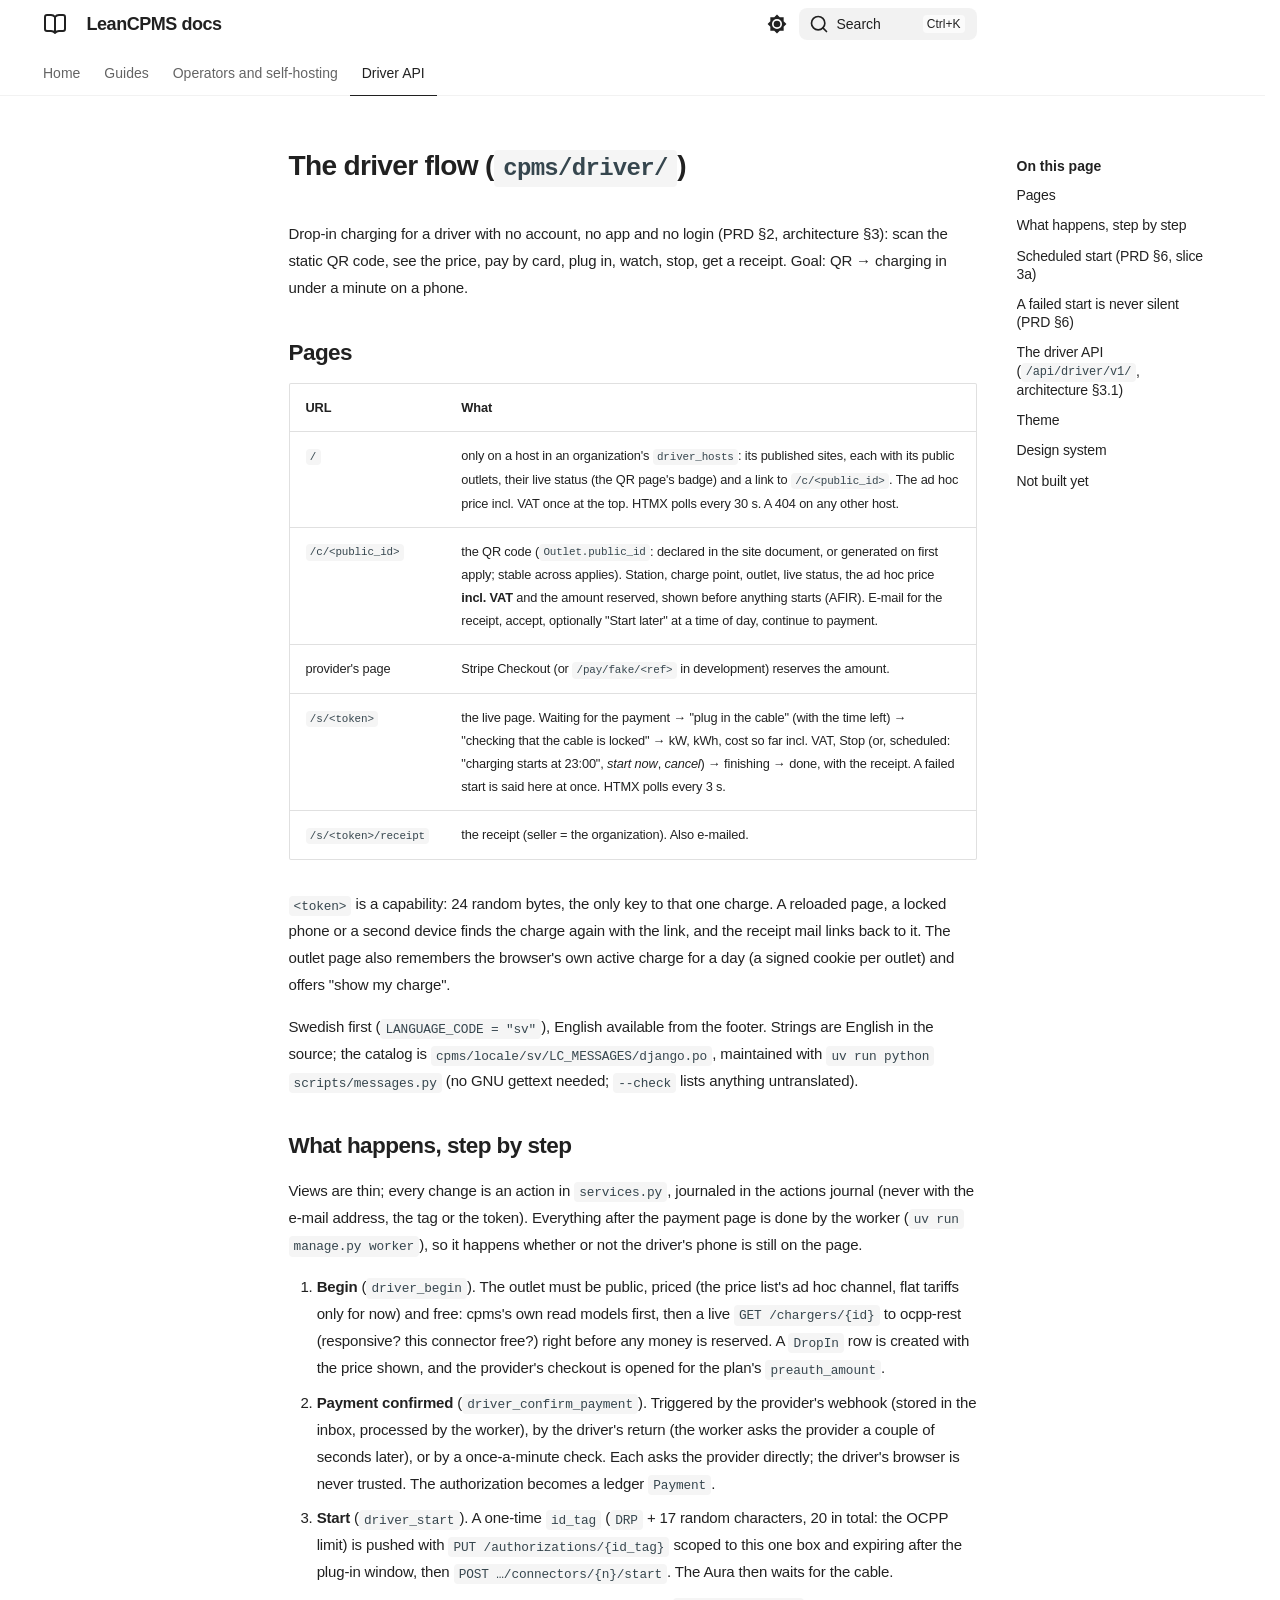
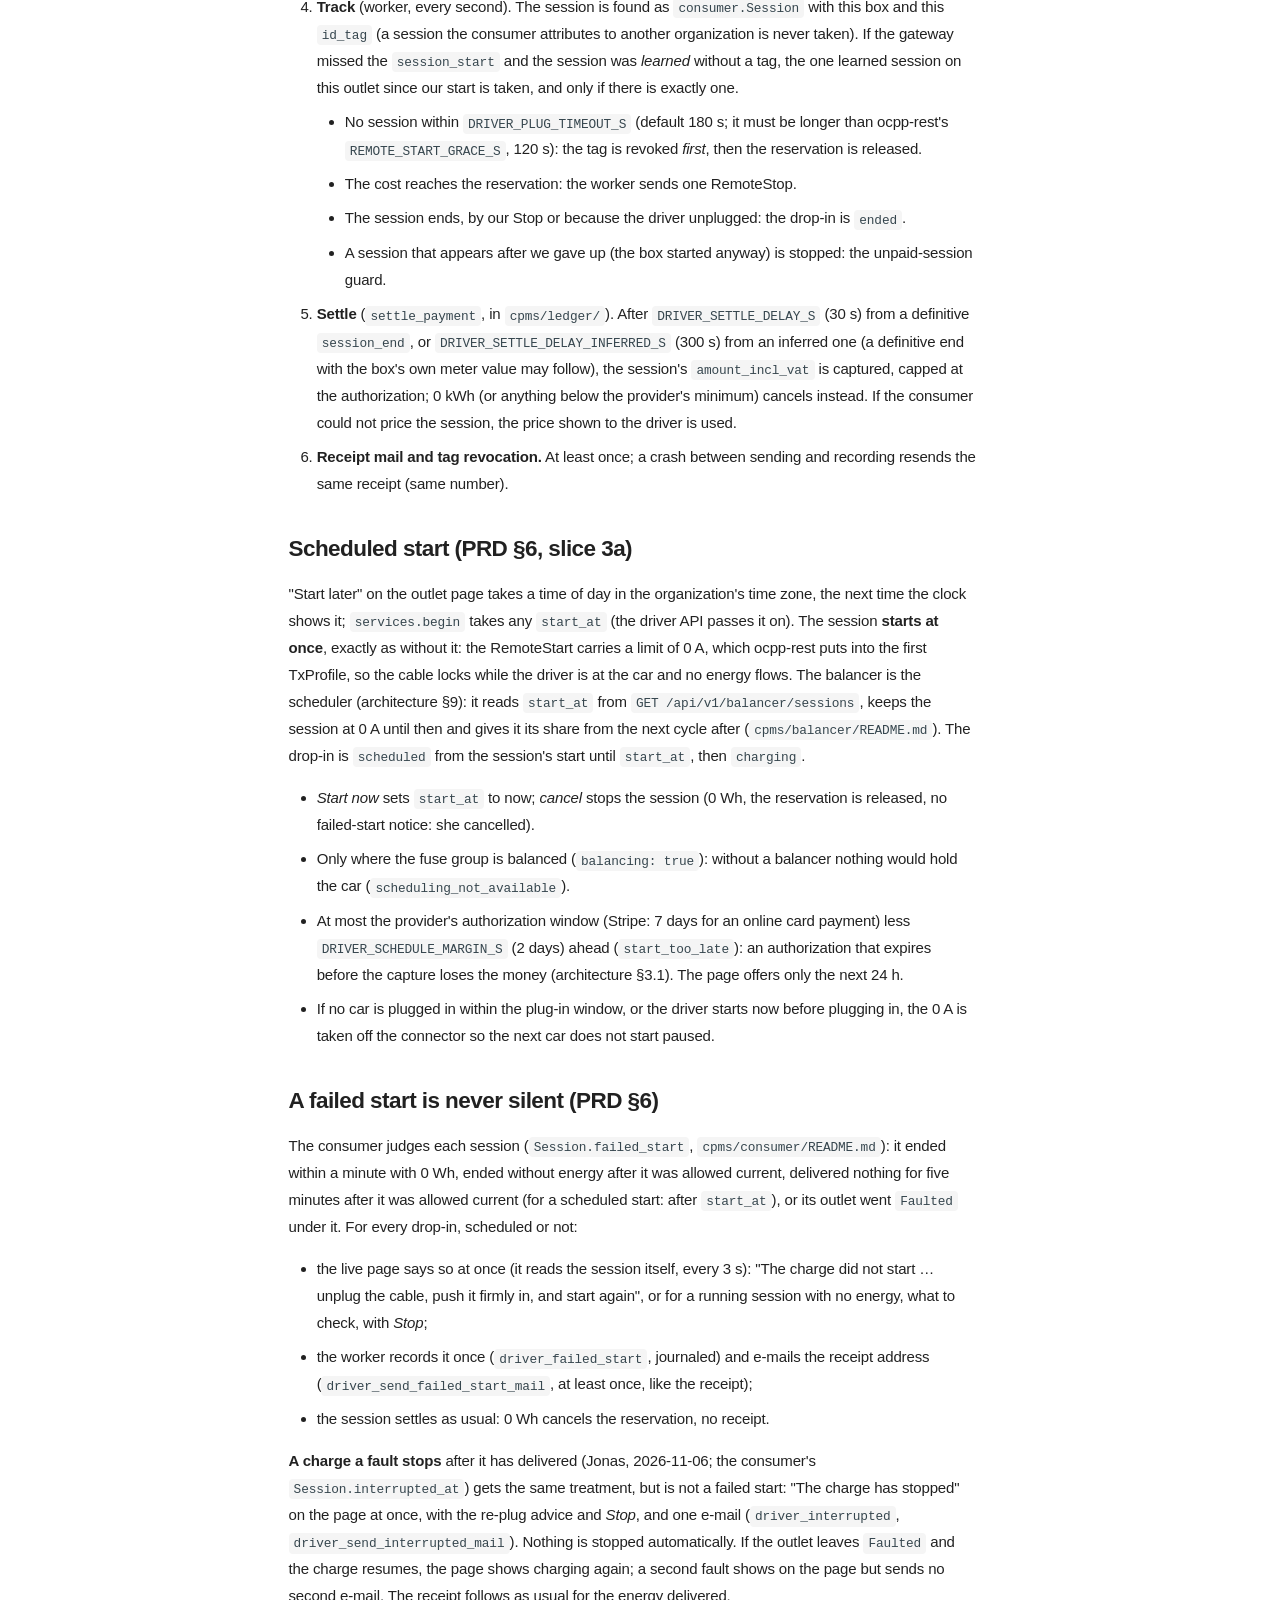
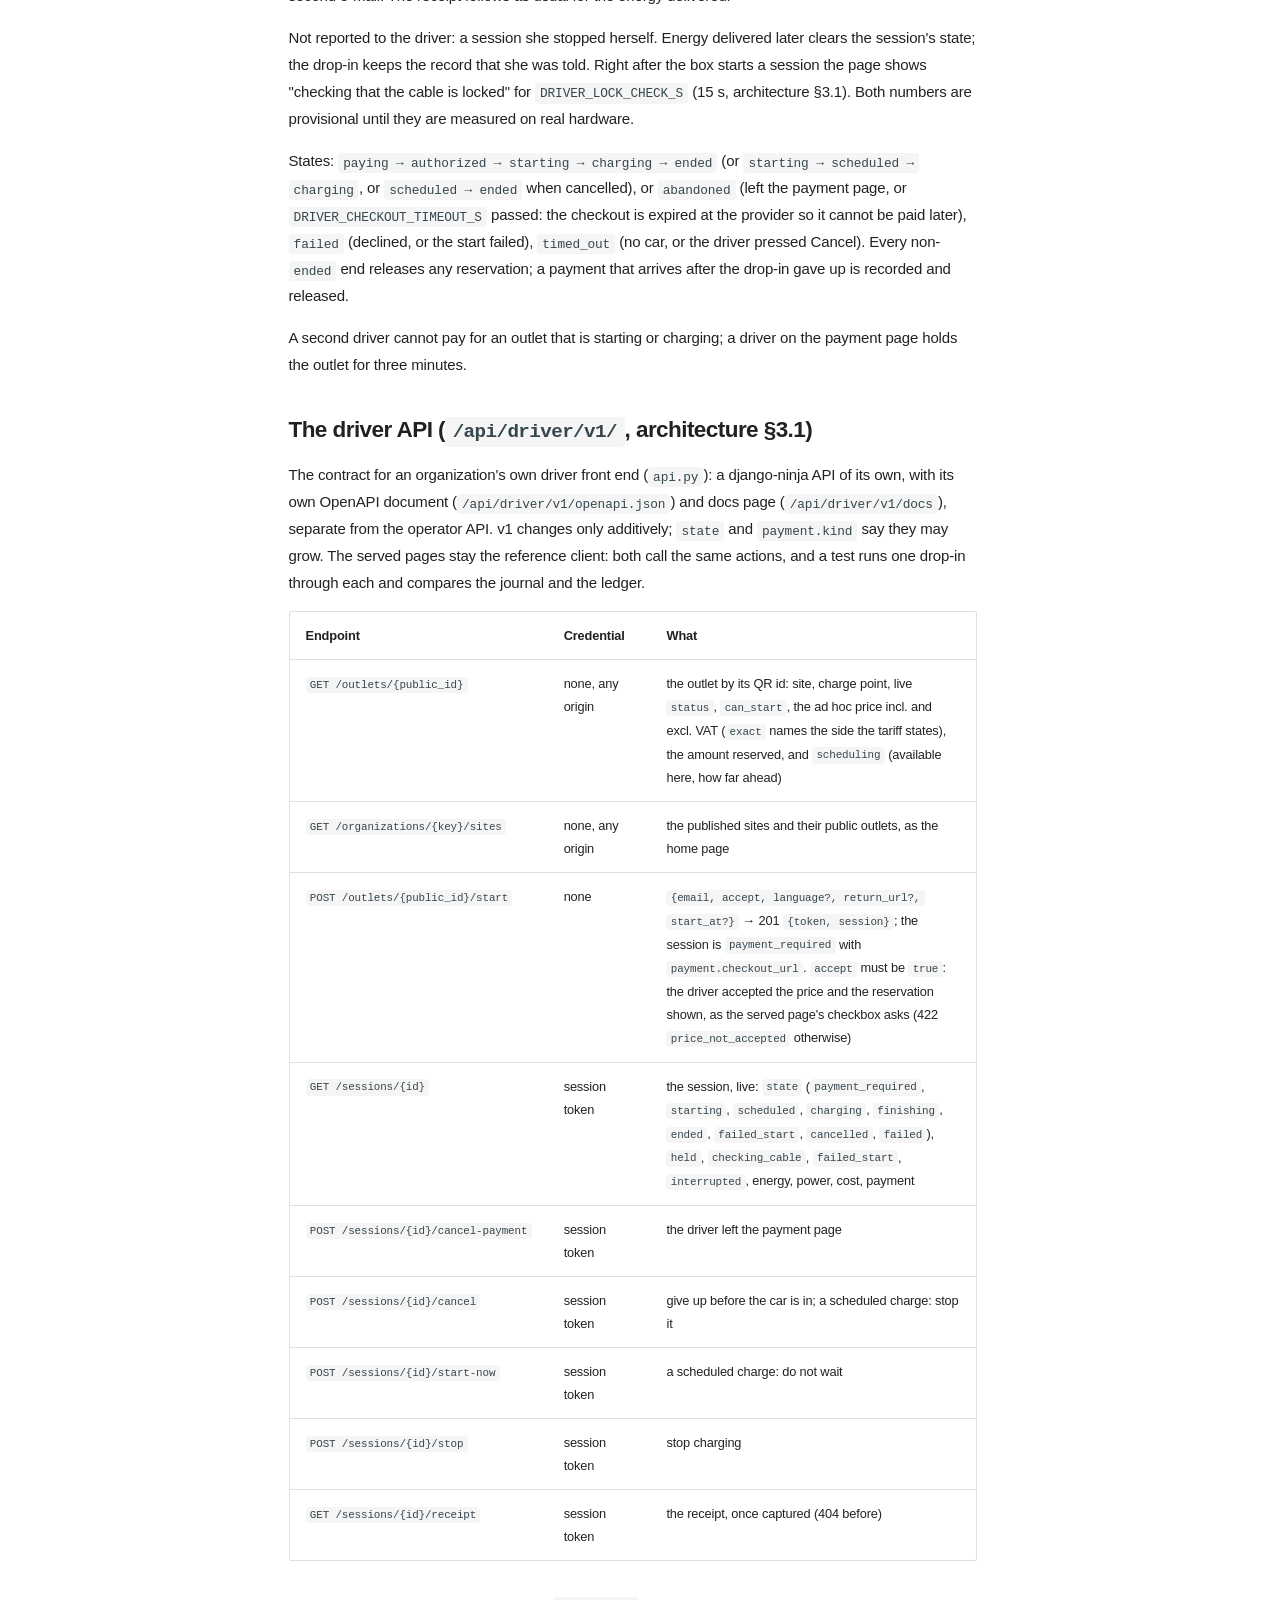
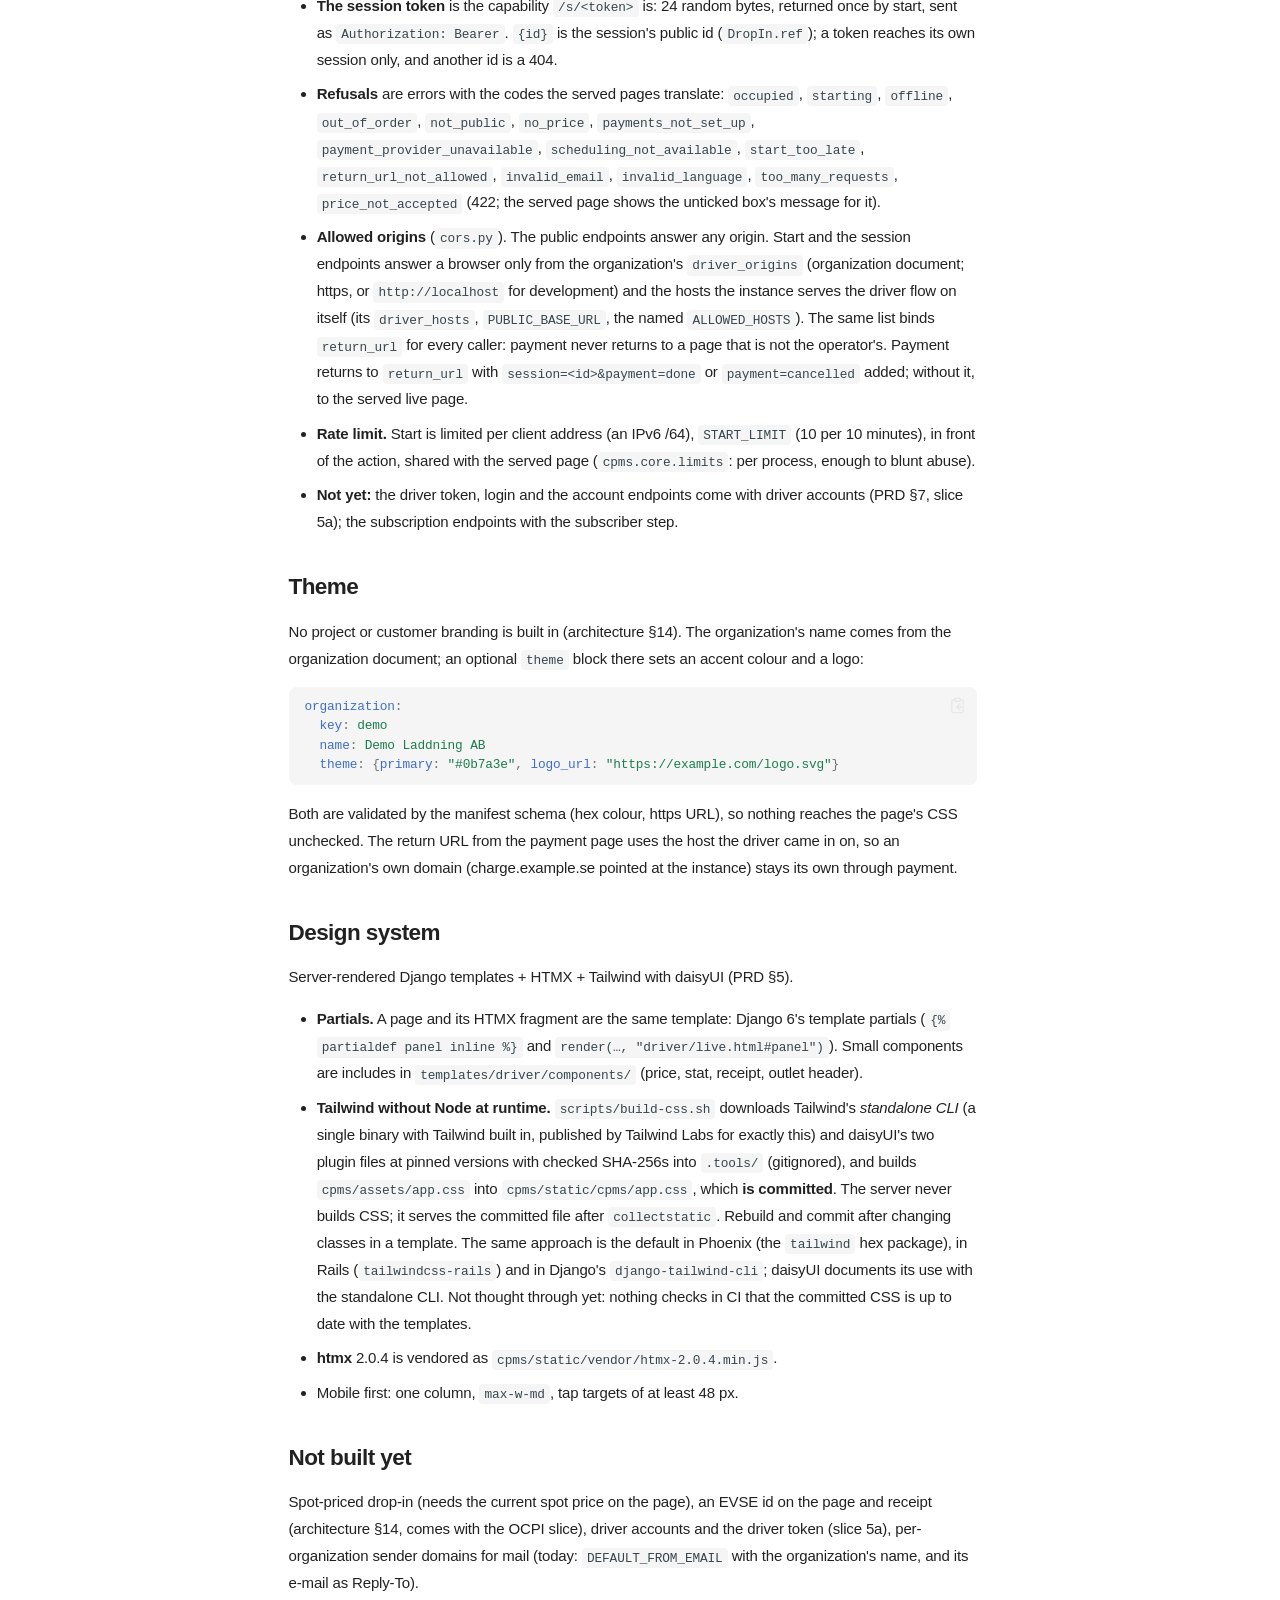
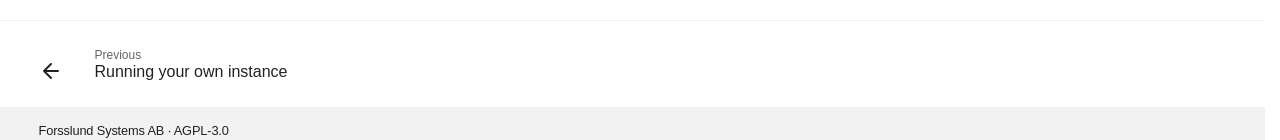
<file: docs/driver/index.html>
<!doctype html>
<html lang="en" class="no-js">
  <head>
    
      <meta charset="utf-8">
      <meta name="viewport" content="width=device-width,initial-scale=1">
      
        <meta name="description" content="Documentation for LeanCPMS, the open-source charge point management system: users and access, the cpms command line, operating and self-hosting an instance, and the driver API.">
      
      
      
        <link rel="canonical" href="https://leancpms.com/docs/driver/">
      
      
      
        <link rel="prev" href="../self-hosting/">
      
      
      
        
      
      
      <link rel="icon" href="../assets/images/favicon.png">
      <meta name="generator" content="zensical-0.1.2">
    
    
      
        <title>Driver API - LeanCPMS docs</title>
      
    
    
      
        
      
      <link rel="stylesheet" href="../assets/stylesheets/modern/main.ebb7f775.min.css">
      
        
          
        
        <link rel="stylesheet" href="../assets/stylesheets/modern/palette.b60ce83d.min.css">
      
      


    
    
      
    
    
      
    
    
      <link rel="stylesheet" href="../stylesheets/extra.css">
    
    <script>__md_scope=new URL("..",location),__md_scope.pathname.endsWith("/")||(__md_scope=new URL(__md_scope.pathname+"/",location)),__md_hash=e=>[...e].reduce(((e,t)=>(e<<5)-e+t.charCodeAt(0)),0),__md_get=(e,t=localStorage,_=__md_scope)=>JSON.parse(t.getItem(_.pathname+"."+e)),__md_set=(e,t,_=localStorage,a=__md_scope)=>{try{_.setItem(a.pathname+"."+e,JSON.stringify(t))}catch(e){}},document.documentElement.setAttribute("data-platform",navigator.platform)</script>
    
      

    
    
  </head>
  
  
    
    
      
    
    
    
    
    <body dir="ltr" data-md-color-scheme="default" data-md-color-primary="teal" data-md-color-accent="teal">
  
    
    <input class="md-toggle" data-md-toggle="drawer" type="checkbox" id="__drawer" autocomplete="off">
    <input class="md-toggle" data-md-toggle="search" type="checkbox" id="__search" autocomplete="off">
    <label class="md-overlay" for="__drawer" aria-hidden="true"></label>
    <div data-md-component="skip">
      <a href="#__skip" class="md-skip">
        Skip to content
      </a>
    </div>
    <div data-md-component="announce">
      
    </div>
    
    
      

<header class="md-header" data-md-component="header">
  <nav class="md-header__inner md-grid" aria-label="Header">
    <a href="https://leancpms.com/" title="LeanCPMS docs" class="md-header__button md-logo" aria-label="LeanCPMS docs" data-md-component="logo">
      
  
  <svg xmlns="http://www.w3.org/2000/svg" fill="none" stroke="currentColor" stroke-linecap="round" stroke-linejoin="round" stroke-width="2" class="lucide lucide-book-open" viewBox="0 0 24 24"><path d="M12 5v16M20.001 19A2 2 0 0 0 22 17V5a2 2 0 0 0-1.999-2L16 3.002A5 5 0 0 0 12 5a5 5 0 0 0-4-2H4a2 2 0 0 0-2 2v12a2 2 0 0 0 1.999 2H8a5 5 0 0 1 4 2 5 5 0 0 1 4-2z"/></svg>

    </a>
    <label class="md-header__button md-icon" for="__drawer">
      
      <svg xmlns="http://www.w3.org/2000/svg" fill="none" stroke="currentColor" stroke-linecap="round" stroke-linejoin="round" stroke-width="2" class="lucide lucide-menu" viewBox="0 0 24 24"><path d="M4 5h16M4 12h16M4 19h16"/></svg>
      <span class="md-visually-hidden">Navigation</span>
    </label>
    <div class="md-header__title" data-md-component="header-title">
      <div class="md-header__ellipsis">
        <div class="md-header__topic">
          <span class="md-ellipsis">
            LeanCPMS docs
          </span>
        </div>
        <div class="md-header__topic" data-md-component="header-topic">
          <span class="md-ellipsis">
            
              Driver API
            
          </span>
        </div>
      </div>
    </div>
    
      
        <form class="md-header__option" data-md-component="palette">
  
    
    
    
    <input class="md-option" data-md-color-media="(prefers-color-scheme: light)" data-md-color-scheme="default" data-md-color-primary="teal" data-md-color-accent="teal"  aria-label="Dark mode"  type="radio" name="__palette" id="__palette_0">
    
      <label class="md-header__button md-icon" title="Dark mode" for="__palette_1" hidden>
        <svg xmlns="http://www.w3.org/2000/svg" viewBox="0 0 24 24"><path d="M12 8a4 4 0 0 0-4 4 4 4 0 0 0 4 4 4 4 0 0 0 4-4 4 4 0 0 0-4-4m0 10a6 6 0 0 1-6-6 6 6 0 0 1 6-6 6 6 0 0 1 6 6 6 6 0 0 1-6 6m8-9.31V4h-4.69L12 .69 8.69 4H4v4.69L.69 12 4 15.31V20h4.69L12 23.31 15.31 20H20v-4.69L23.31 12z"/></svg>
      </label>
    
  
    
    
    
    <input class="md-option" data-md-color-media="(prefers-color-scheme: dark)" data-md-color-scheme="slate" data-md-color-primary="teal" data-md-color-accent="teal"  aria-label="Light mode"  type="radio" name="__palette" id="__palette_1">
    
      <label class="md-header__button md-icon" title="Light mode" for="__palette_0" hidden>
        <svg xmlns="http://www.w3.org/2000/svg" viewBox="0 0 24 24"><path d="M12 18c-.89 0-1.74-.2-2.5-.55C11.56 16.5 13 14.42 13 12s-1.44-4.5-3.5-5.45C10.26 6.2 11.11 6 12 6a6 6 0 0 1 6 6 6 6 0 0 1-6 6m8-9.31V4h-4.69L12 .69 8.69 4H4v4.69L.69 12 4 15.31V20h4.69L12 23.31 15.31 20H20v-4.69L23.31 12z"/></svg>
      </label>
    
  
</form>
      
    
    
      <script>var palette=__md_get("__palette");if(palette&&palette.color){if("(prefers-color-scheme)"===palette.color.media){var media=matchMedia("(prefers-color-scheme: light)"),input=document.querySelector(media.matches?"[data-md-color-media='(prefers-color-scheme: light)']":"[data-md-color-media='(prefers-color-scheme: dark)']");palette.color.media=input.getAttribute("data-md-color-media"),palette.color.scheme=input.getAttribute("data-md-color-scheme"),palette.color.primary=input.getAttribute("data-md-color-primary"),palette.color.accent=input.getAttribute("data-md-color-accent")}for(var[key,value]of Object.entries(palette.color))document.body.setAttribute("data-md-color-"+key,value)}</script>
    
    
    
      
      
        <label class="md-header__button md-icon" for="__search">
          
          <svg xmlns="http://www.w3.org/2000/svg" fill="none" stroke="currentColor" stroke-linecap="round" stroke-linejoin="round" stroke-width="2" class="lucide lucide-search" viewBox="0 0 24 24"><path d="m21 21-4.34-4.34"/><circle cx="11" cy="11" r="8"/></svg>
          <span class="md-visually-hidden">Search</span>
        </label>
        <div class="md-search" data-md-component="search" role="dialog" aria-label="Search">
  <button type="button" class="md-search__button">
    Search
  </button>
</div>
      
    
    <div class="md-header__source">
      
    </div>
  </nav>
  
</header>
    
    <div class="md-container" data-md-component="container">
      
      
        
          
            
<nav class="md-tabs" aria-label="Tabs" data-md-component="tabs">
  <div class="md-grid">
    <ul class="md-tabs__list">
      
        
  
  
  
  
    <li class="md-tabs__item">
      <a href="./.." class="md-tabs__link">
        
  
  Home

      </a>
    </li>
  

      
        
  
  
  
  
    
      
      
        
      
        
      
    
    
    
    
      <li class="md-tabs__item">
        <a href="../users-and-access/" class="md-tabs__link">
          
  
  Guides

        </a>
      </li>
    
  

      
        
  
  
  
  
    
      
      
        
      
        
      
    
    
    
    
      <li class="md-tabs__item">
        <a href="../operators/" class="md-tabs__link">
          
  
  Operators and self-hosting

        </a>
      </li>
    
  

      
        
  
  
  
    
  
  
    <li class="md-tabs__item md-tabs__item--active">
      <a href="././" class="md-tabs__link">
        
  
  Driver API

      </a>
    </li>
  

      
    </ul>
  </div>
</nav>
          
        
      
      <main class="md-main" data-md-component="main">
        <div class="md-main__inner md-grid">
          
            
              
              <div class="md-sidebar md-sidebar--primary" data-md-component="sidebar" data-md-type="navigation" >
                <div class="md-sidebar__scrollwrap">
                  <div class="md-sidebar__inner">
                    


  


<nav class="md-nav md-nav--primary md-nav--lifted" aria-label="Navigation" data-md-level="0">
  <label class="md-nav__title" for="__drawer">
    <a href="https://leancpms.com/" title="LeanCPMS docs" class="md-nav__button md-logo" aria-label="LeanCPMS docs" data-md-component="logo">
      
  
  <svg xmlns="http://www.w3.org/2000/svg" fill="none" stroke="currentColor" stroke-linecap="round" stroke-linejoin="round" stroke-width="2" class="lucide lucide-book-open" viewBox="0 0 24 24"><path d="M12 5v16M20.001 19A2 2 0 0 0 22 17V5a2 2 0 0 0-1.999-2L16 3.002A5 5 0 0 0 12 5a5 5 0 0 0-4-2H4a2 2 0 0 0-2 2v12a2 2 0 0 0 1.999 2H8a5 5 0 0 1 4 2 5 5 0 0 1 4-2z"/></svg>

    </a>
    LeanCPMS docs
  </label>
  
  <ul class="md-nav__list" data-md-scrollfix>
    
      
      
  
  
  
  
    <li class="md-nav__item">
      <a href="./.." class="md-nav__link">
        
  
  
  <span class="md-ellipsis">
    
  
  Home

    
  </span>
  
  

      </a>
    </li>
  

    
      
      
  
  
  
  
    
    
      
        
      
        
      
    
    
    
      
      
        
      
    
    
    <li class="md-nav__item md-nav__item--nested">
      
        
        
        <input class="md-nav__toggle md-toggle " type="checkbox" id="__nav_2" >
        
          
          <label class="md-nav__link" for="__nav_2" id="__nav_2_label" tabindex="0">
            
  
  
  <span class="md-ellipsis">
    
  
  Guides

    
  </span>
  
  

            <span class="md-nav__icon md-icon"></span>
          </label>
        
        
          <nav class="md-nav" data-md-level="1" aria-labelledby="__nav_2_label" aria-expanded="false">
            <label class="md-nav__title" for="__nav_2">
              <span class="md-nav__icon md-icon"></span>
              
  
  Guides

            </label>
            <ul class="md-nav__list" data-md-scrollfix>
              
                
                  
  
  
  
  
    <li class="md-nav__item">
      <a href="../users-and-access/" class="md-nav__link">
        
  
  
  <span class="md-ellipsis">
    
  
  Users and access

    
  </span>
  
  

      </a>
    </li>
  

                
              
                
                  
  
  
  
  
    <li class="md-nav__item">
      <a href="../cli/" class="md-nav__link">
        
  
  
  <span class="md-ellipsis">
    
  
  The command line

    
  </span>
  
  

      </a>
    </li>
  

                
              
            </ul>
          </nav>
        
      
    </li>
  

    
      
      
  
  
  
  
    
    
      
        
      
        
      
    
    
    
      
      
        
      
    
    
    <li class="md-nav__item md-nav__item--nested">
      
        
        
        <input class="md-nav__toggle md-toggle " type="checkbox" id="__nav_3" >
        
          
          <label class="md-nav__link" for="__nav_3" id="__nav_3_label" tabindex="0">
            
  
  
  <span class="md-ellipsis">
    
  
  Operators and self-hosting

    
  </span>
  
  

            <span class="md-nav__icon md-icon"></span>
          </label>
        
        
          <nav class="md-nav" data-md-level="1" aria-labelledby="__nav_3_label" aria-expanded="false">
            <label class="md-nav__title" for="__nav_3">
              <span class="md-nav__icon md-icon"></span>
              
  
  Operators and self-hosting

            </label>
            <ul class="md-nav__list" data-md-scrollfix>
              
                
                  
  
  
  
  
    <li class="md-nav__item">
      <a href="../operators/" class="md-nav__link">
        
  
  
  <span class="md-ellipsis">
    
  
  The operator

    
  </span>
  
  

      </a>
    </li>
  

                
              
                
                  
  
  
  
  
    <li class="md-nav__item">
      <a href="../self-hosting/" class="md-nav__link">
        
  
  
  <span class="md-ellipsis">
    
  
  Running your own instance

    
  </span>
  
  

      </a>
    </li>
  

                
              
            </ul>
          </nav>
        
      
    </li>
  

    
      
      
  
  
    
  
  
  
    <li class="md-nav__item md-nav__item--active">
      
      
      
      
        
      
      
        <label class="md-nav__link md-nav__link--active" for="__toc">
          
  
  
  <span class="md-ellipsis">
    
  
  Driver API

    
  </span>
  
  

          <span class="md-nav__icon md-icon"></span>
        </label>
      
      <a href="././" class="md-nav__link md-nav__link--active">
        
  
  
  <span class="md-ellipsis">
    
  
  Driver API

    
  </span>
  
  

      </a>
      
        


<nav class="md-nav md-nav--secondary" aria-label="On this page">
  
  
  
    
  
  
    <label class="md-nav__title" for="__toc">
      <span class="md-nav__icon md-icon"></span>
      On this page
    </label>
    <ul class="md-nav__list" data-md-component="toc" data-md-scrollfix>
      
        <li class="md-nav__item">
  <a href="#pages" class="md-nav__link">
    <span class="md-ellipsis">
      <span class="md-typeset">
        Pages
      </span>
    </span>
  </a>
  
</li>
      
        <li class="md-nav__item">
  <a href="#what-happens-step-by-step" class="md-nav__link">
    <span class="md-ellipsis">
      <span class="md-typeset">
        What happens, step by step
      </span>
    </span>
  </a>
  
</li>
      
        <li class="md-nav__item">
  <a href="#scheduled-start-prd-6-slice-3a" class="md-nav__link">
    <span class="md-ellipsis">
      <span class="md-typeset">
        Scheduled start (PRD §6, slice 3a)
      </span>
    </span>
  </a>
  
</li>
      
        <li class="md-nav__item">
  <a href="#a-failed-start-is-never-silent-prd-6" class="md-nav__link">
    <span class="md-ellipsis">
      <span class="md-typeset">
        A failed start is never silent (PRD §6)
      </span>
    </span>
  </a>
  
</li>
      
        <li class="md-nav__item">
  <a href="#the-driver-api-apidriverv1-architecture-31" class="md-nav__link">
    <span class="md-ellipsis">
      <span class="md-typeset">
        The driver API (<code>/api/driver/v1/</code>, architecture §3.1)
      </span>
    </span>
  </a>
  
</li>
      
        <li class="md-nav__item">
  <a href="#theme" class="md-nav__link">
    <span class="md-ellipsis">
      <span class="md-typeset">
        Theme
      </span>
    </span>
  </a>
  
</li>
      
        <li class="md-nav__item">
  <a href="#design-system" class="md-nav__link">
    <span class="md-ellipsis">
      <span class="md-typeset">
        Design system
      </span>
    </span>
  </a>
  
</li>
      
        <li class="md-nav__item">
  <a href="#not-built-yet" class="md-nav__link">
    <span class="md-ellipsis">
      <span class="md-typeset">
        Not built yet
      </span>
    </span>
  </a>
  
</li>
      
    </ul>
  
</nav>
      
    </li>
  

    
  </ul>
</nav>
                  </div>
                </div>
              </div>
            
            
              
              <div class="md-sidebar md-sidebar--secondary" data-md-component="sidebar" data-md-type="toc" >
                <div class="md-sidebar__scrollwrap">
                  
                    
                    
                    
                      
                    
                    
                      <input class="md-nav__toggle md-toggle" type="checkbox" id="__toc">
                      <div class="md-sidebar-button__wrapper">
                        <label class="md-sidebar-button" for="__toc"></label>
                      </div>
                    
                  
                  <div class="md-sidebar__inner">
                    


<nav class="md-nav md-nav--secondary" aria-label="On this page">
  
  
  
    
  
  
    <label class="md-nav__title" for="__toc">
      <span class="md-nav__icon md-icon"></span>
      On this page
    </label>
    <ul class="md-nav__list" data-md-component="toc" data-md-scrollfix>
      
        <li class="md-nav__item">
  <a href="#pages" class="md-nav__link">
    <span class="md-ellipsis">
      <span class="md-typeset">
        Pages
      </span>
    </span>
  </a>
  
</li>
      
        <li class="md-nav__item">
  <a href="#what-happens-step-by-step" class="md-nav__link">
    <span class="md-ellipsis">
      <span class="md-typeset">
        What happens, step by step
      </span>
    </span>
  </a>
  
</li>
      
        <li class="md-nav__item">
  <a href="#scheduled-start-prd-6-slice-3a" class="md-nav__link">
    <span class="md-ellipsis">
      <span class="md-typeset">
        Scheduled start (PRD §6, slice 3a)
      </span>
    </span>
  </a>
  
</li>
      
        <li class="md-nav__item">
  <a href="#a-failed-start-is-never-silent-prd-6" class="md-nav__link">
    <span class="md-ellipsis">
      <span class="md-typeset">
        A failed start is never silent (PRD §6)
      </span>
    </span>
  </a>
  
</li>
      
        <li class="md-nav__item">
  <a href="#the-driver-api-apidriverv1-architecture-31" class="md-nav__link">
    <span class="md-ellipsis">
      <span class="md-typeset">
        The driver API (<code>/api/driver/v1/</code>, architecture §3.1)
      </span>
    </span>
  </a>
  
</li>
      
        <li class="md-nav__item">
  <a href="#theme" class="md-nav__link">
    <span class="md-ellipsis">
      <span class="md-typeset">
        Theme
      </span>
    </span>
  </a>
  
</li>
      
        <li class="md-nav__item">
  <a href="#design-system" class="md-nav__link">
    <span class="md-ellipsis">
      <span class="md-typeset">
        Design system
      </span>
    </span>
  </a>
  
</li>
      
        <li class="md-nav__item">
  <a href="#not-built-yet" class="md-nav__link">
    <span class="md-ellipsis">
      <span class="md-typeset">
        Not built yet
      </span>
    </span>
  </a>
  
</li>
      
    </ul>
  
</nav>
                  </div>
                </div>
              </div>
            
          
          
            <div class="md-content" data-md-component="content">
              
              <article class="md-content__inner md-typeset">
                <a id="__skip" tabindex="-1"></a>
                
                  


<h1 id="the-driver-flow-cpmsdriver">The driver flow (<code>cpms/driver/</code>)<a class="headerlink" href="#the-driver-flow-cpmsdriver" title="Permanent link">&para;</a></h1>
<p>Drop-in charging for a driver with no account, no app and no login
(PRD §2, architecture §3): scan the static QR code, see the price, pay by
card, plug in, watch, stop, get a receipt. Goal: QR → charging in under a
minute on a phone.</p>
<h2 id="pages">Pages<a class="headerlink" href="#pages" title="Permanent link">&para;</a></h2>
<table>
<thead>
<tr>
<th>URL</th>
<th>What</th>
</tr>
</thead>
<tbody>
<tr>
<td><code>/</code></td>
<td>only on a host in an organization's <code>driver_hosts</code>: its published sites, each with its public outlets, their live status (the QR page's badge) and a link to <code>/c/&lt;public_id&gt;</code>. The ad hoc price incl. VAT once at the top. HTMX polls every 30 s. A 404 on any other host.</td>
</tr>
<tr>
<td><code>/c/&lt;public_id&gt;</code></td>
<td>the QR code (<code>Outlet.public_id</code>: declared in the site document, or generated on first apply; stable across applies). Station, charge point, outlet, live status, the ad hoc price <strong>incl. VAT</strong> and the amount reserved, shown before anything starts (AFIR). E-mail for the receipt, accept, optionally "Start later" at a time of day, continue to payment.</td>
</tr>
<tr>
<td>provider's page</td>
<td>Stripe Checkout (or <code>/pay/fake/&lt;ref&gt;</code> in development) reserves the amount.</td>
</tr>
<tr>
<td><code>/s/&lt;token&gt;</code></td>
<td>the live page. Waiting for the payment → "plug in the cable" (with the time left) → "checking that the cable is locked" → kW, kWh, cost so far incl. VAT, Stop (or, scheduled: "charging starts at 23:00", <em>start now</em>, <em>cancel</em>) → finishing → done, with the receipt. A failed start is said here at once. HTMX polls every 3 s.</td>
</tr>
<tr>
<td><code>/s/&lt;token&gt;/receipt</code></td>
<td>the receipt (seller = the organization). Also e-mailed.</td>
</tr>
</tbody>
</table>
<p><code>&lt;token&gt;</code> is a capability: 24 random bytes, the only key to that one
charge. A reloaded page, a locked phone or a second device finds the
charge again with the link, and the receipt mail links back to it. The
outlet page also remembers the browser's own active charge for a day (a
signed cookie per outlet) and offers "show my charge".</p>
<p>Swedish first (<code>LANGUAGE_CODE = "sv"</code>), English available from the footer.
Strings are English in the source; the catalog is
<code>cpms/locale/sv/LC_MESSAGES/django.po</code>, maintained with
<code>uv run python scripts/messages.py</code> (no GNU gettext needed; <code>--check</code>
lists anything untranslated).</p>
<h2 id="what-happens-step-by-step">What happens, step by step<a class="headerlink" href="#what-happens-step-by-step" title="Permanent link">&para;</a></h2>
<p>Views are thin; every change is an action in <code>services.py</code>, journaled in
the actions journal (never with the e-mail address, the tag or the token).
Everything after the payment page is done by the worker
(<code>uv run manage.py worker</code>), so it happens whether or not the driver's
phone is still on the page.</p>
<ol type="1">
<li><strong>Begin</strong> (<code>driver_begin</code>). The outlet must be public, priced
   (the price list's ad hoc channel, flat tariffs only for now) and free:
   cpms's own read models first, then a live <code>GET /chargers/{id}</code> to
   ocpp-rest (responsive? this connector free?) right before any money is
   reserved. A <code>DropIn</code> row is created with the price shown, and the
   provider's checkout is opened for the plan's <code>preauth_amount</code>.</li>
<li><strong>Payment confirmed</strong> (<code>driver_confirm_payment</code>). Triggered by the
   provider's webhook (stored in the inbox, processed by the worker), by
   the driver's return (the worker asks the provider a couple of seconds
   later), or by a once-a-minute check. Each asks the provider directly; the
   driver's browser is never trusted. The authorization becomes a ledger
   <code>Payment</code>.</li>
<li><strong>Start</strong> (<code>driver_start</code>). A one-time <code>id_tag</code> (<code>DRP</code> + 17 random
   characters, 20 in total: the OCPP limit) is pushed with
   <code>PUT /authorizations/{id_tag}</code> scoped to this one box and expiring after
   the plug-in window, then <code>POST …/connectors/{n}/start</code>. The Aura then
   waits for the cable.</li>
<li><strong>Track</strong> (worker, every second). The session is found as
   <code>consumer.Session</code> with this box and this <code>id_tag</code> (a session the
   consumer attributes to another organization is never taken). If the
   gateway missed the <code>session_start</code> and the session was <em>learned</em>
   without a tag, the one learned session on this outlet since our start is
   taken, and only if there is exactly one.<ul>
<li>No session within <code>DRIVER_PLUG_TIMEOUT_S</code> (default 180 s; it must be
  longer than ocpp-rest's <code>REMOTE_START_GRACE_S</code>, 120 s): the tag is
  revoked <em>first</em>, then the reservation is released.</li>
<li>The cost reaches the reservation: the worker sends one RemoteStop.</li>
<li>The session ends, by our Stop or because the driver unplugged: the
  drop-in is <code>ended</code>.</li>
<li>A session that appears after we gave up (the box started anyway) is
  stopped: the unpaid-session guard.</li>
</ul>
</li>
<li><strong>Settle</strong> (<code>settle_payment</code>, in <code>cpms/ledger/</code>). After
   <code>DRIVER_SETTLE_DELAY_S</code> (30 s) from a definitive <code>session_end</code>, or
   <code>DRIVER_SETTLE_DELAY_INFERRED_S</code> (300 s) from an inferred one (a
   definitive end with the box's own meter value may follow), the session's
   <code>amount_incl_vat</code> is captured, capped at the authorization; 0 kWh (or
   anything below the provider's minimum) cancels instead. If the consumer
   could not price the session, the price shown to the driver is used.</li>
<li><strong>Receipt mail and tag revocation.</strong> At least once; a crash between
   sending and recording resends the same receipt (same number).</li>
</ol>
<h2 id="scheduled-start-prd-6-slice-3a">Scheduled start (PRD §6, slice 3a)<a class="headerlink" href="#scheduled-start-prd-6-slice-3a" title="Permanent link">&para;</a></h2>
<p>"Start later" on the outlet page takes a time of day in the organization's
time zone, the next time the clock shows it; <code>services.begin</code> takes any
<code>start_at</code> (the driver API passes it on). The session <strong>starts at once</strong>,
exactly as without it: the RemoteStart carries a limit of 0 A, which
ocpp-rest puts into the first TxProfile, so the cable locks while the driver
is at the car and no energy flows. The balancer is the scheduler
(architecture §9): it reads <code>start_at</code> from <code>GET /api/v1/balancer/sessions</code>,
keeps the session at 0 A until then and gives it its share from the next
cycle after (<code>cpms/balancer/README.md</code>). The drop-in is <code>scheduled</code> from the
session's start until <code>start_at</code>, then <code>charging</code>.</p>
<ul>
<li><em>Start now</em> sets <code>start_at</code> to now; <em>cancel</em> stops the session (0 Wh, the
  reservation is released, no failed-start notice: she cancelled).</li>
<li>Only where the fuse group is balanced (<code>balancing: true</code>): without a
  balancer nothing would hold the car (<code>scheduling_not_available</code>).</li>
<li>At most the provider's authorization window (Stripe: 7 days for an online
  card payment) less <code>DRIVER_SCHEDULE_MARGIN_S</code> (2 days) ahead
  (<code>start_too_late</code>): an authorization that expires before the capture
  loses the money (architecture §3.1). The page offers only the next 24 h.</li>
<li>If no car is plugged in within the plug-in window, or the driver starts
  now before plugging in, the 0 A is taken off the connector so the next
  car does not start paused.</li>
</ul>
<h2 id="a-failed-start-is-never-silent-prd-6">A failed start is never silent (PRD §6)<a class="headerlink" href="#a-failed-start-is-never-silent-prd-6" title="Permanent link">&para;</a></h2>
<p>The consumer judges each session (<code>Session.failed_start</code>,
<code>cpms/consumer/README.md</code>): it ended within a minute with 0 Wh, ended
without energy after it was allowed current, delivered nothing for five
minutes after it was allowed current (for a scheduled start: after
<code>start_at</code>), or its outlet went <code>Faulted</code> under it. For every drop-in,
scheduled or not:</p>
<ul>
<li>the live page says so at once (it reads the session itself, every 3 s):
  "The charge did not start … unplug the cable, push it firmly in, and start
  again", or for a running session with no energy, what to check, with
  <em>Stop</em>;</li>
<li>the worker records it once (<code>driver_failed_start</code>, journaled) and e-mails
  the receipt address (<code>driver_send_failed_start_mail</code>, at least once, like
  the receipt);</li>
<li>the session settles as usual: 0 Wh cancels the reservation, no receipt.</li>
</ul>
<p><strong>A charge a fault stops</strong> after it has delivered (Jonas, 2026-11-06; the
consumer's <code>Session.interrupted_at</code>) gets the same treatment, but is not a
failed start: "The charge has stopped" on the page at once, with the
re-plug advice and <em>Stop</em>, and one e-mail (<code>driver_interrupted</code>,
<code>driver_send_interrupted_mail</code>). Nothing is stopped automatically. If the
outlet leaves <code>Faulted</code> and the charge resumes, the page shows charging
again; a second fault shows on the page but sends no second e-mail. The
receipt follows as usual for the energy delivered.</p>
<p>Not reported to the driver: a session she stopped herself. Energy delivered
later clears the session's state; the drop-in keeps the record that she was
told. Right after the box starts a session the page shows "checking that the
cable is locked" for <code>DRIVER_LOCK_CHECK_S</code> (15 s, architecture §3.1). Both
numbers are provisional until they are measured on real hardware.</p>
<p>States: <code>paying → authorized → starting → charging → ended</code> (or <code>starting →
scheduled → charging</code>, or <code>scheduled → ended</code> when cancelled), or
<code>abandoned</code> (left the payment page, or <code>DRIVER_CHECKOUT_TIMEOUT_S</code> passed:
the checkout is expired at the provider so it cannot be paid later),
<code>failed</code> (declined, or the start failed), <code>timed_out</code> (no car, or the
driver pressed Cancel). Every non-<code>ended</code> end releases any reservation; a
payment that arrives after the drop-in gave up is recorded and released.</p>
<p>A second driver cannot pay for an outlet that is starting or charging; a
driver on the payment page holds the outlet for three minutes.</p>
<h2 id="the-driver-api-apidriverv1-architecture-31">The driver API (<code>/api/driver/v1/</code>, architecture §3.1)<a class="headerlink" href="#the-driver-api-apidriverv1-architecture-31" title="Permanent link">&para;</a></h2>
<p>The contract for an organization's own driver front end (<code>api.py</code>): a
django-ninja API of its own, with its own OpenAPI document
(<code>/api/driver/v1/openapi.json</code>) and docs page (<code>/api/driver/v1/docs</code>),
separate from the operator API. v1 changes only additively; <code>state</code> and
<code>payment.kind</code> say they may grow. The served pages stay the reference
client: both call the same actions, and a test runs one drop-in through
each and compares the journal and the ledger.</p>
<table>
<thead>
<tr>
<th>Endpoint</th>
<th>Credential</th>
<th>What</th>
</tr>
</thead>
<tbody>
<tr>
<td><code>GET /outlets/{public_id}</code></td>
<td>none, any origin</td>
<td>the outlet by its QR id: site, charge point, live <code>status</code>, <code>can_start</code>, the ad hoc price incl. and excl. VAT (<code>exact</code> names the side the tariff states), the amount reserved, and <code>scheduling</code> (available here, how far ahead)</td>
</tr>
<tr>
<td><code>GET /organizations/{key}/sites</code></td>
<td>none, any origin</td>
<td>the published sites and their public outlets, as the home page</td>
</tr>
<tr>
<td><code>POST /outlets/{public_id}/start</code></td>
<td>none</td>
<td><code>{email, accept, language?, return_url?, start_at?}</code> → 201 <code>{token, session}</code>; the session is <code>payment_required</code> with <code>payment.checkout_url</code>. <code>accept</code> must be <code>true</code>: the driver accepted the price and the reservation shown, as the served page's checkbox asks (422 <code>price_not_accepted</code> otherwise)</td>
</tr>
<tr>
<td><code>GET /sessions/{id}</code></td>
<td>session token</td>
<td>the session, live: <code>state</code> (<code>payment_required</code>, <code>starting</code>, <code>scheduled</code>, <code>charging</code>, <code>finishing</code>, <code>ended</code>, <code>failed_start</code>, <code>cancelled</code>, <code>failed</code>), <code>held</code>, <code>checking_cable</code>, <code>failed_start</code>, <code>interrupted</code>, energy, power, cost, payment</td>
</tr>
<tr>
<td><code>POST /sessions/{id}/cancel-payment</code></td>
<td>session token</td>
<td>the driver left the payment page</td>
</tr>
<tr>
<td><code>POST /sessions/{id}/cancel</code></td>
<td>session token</td>
<td>give up before the car is in; a scheduled charge: stop it</td>
</tr>
<tr>
<td><code>POST /sessions/{id}/start-now</code></td>
<td>session token</td>
<td>a scheduled charge: do not wait</td>
</tr>
<tr>
<td><code>POST /sessions/{id}/stop</code></td>
<td>session token</td>
<td>stop charging</td>
</tr>
<tr>
<td><code>GET /sessions/{id}/receipt</code></td>
<td>session token</td>
<td>the receipt, once captured (404 before)</td>
</tr>
</tbody>
</table>
<ul>
<li><strong>The session token</strong> is the capability <code>/s/&lt;token&gt;</code> is: 24 random
  bytes, returned once by start, sent as <code>Authorization: Bearer</code>. <code>{id}</code>
  is the session's public id (<code>DropIn.ref</code>); a token reaches its own
  session only, and another id is a 404.</li>
<li><strong>Refusals</strong> are errors with the codes the served pages translate:
  <code>occupied</code>, <code>starting</code>, <code>offline</code>, <code>out_of_order</code>, <code>not_public</code>,
  <code>no_price</code>, <code>payments_not_set_up</code>, <code>payment_provider_unavailable</code>,
  <code>scheduling_not_available</code>, <code>start_too_late</code>, <code>return_url_not_allowed</code>,
  <code>invalid_email</code>, <code>invalid_language</code>, <code>too_many_requests</code>, <code>price_not_accepted</code>
  (422; the served page shows the unticked box's message for it).</li>
<li><strong>Allowed origins</strong> (<code>cors.py</code>). The public endpoints answer any
  origin. Start and the session endpoints answer a browser only from the
  organization's <code>driver_origins</code> (organization document; https, or
  <code>http://localhost</code> for development) and the hosts the instance serves
  the driver flow on itself (its <code>driver_hosts</code>, <code>PUBLIC_BASE_URL</code>, the
  named <code>ALLOWED_HOSTS</code>). The same list binds <code>return_url</code> for every
  caller: payment never returns to a page that is not the operator's.
  Payment returns to <code>return_url</code> with <code>session=&lt;id&gt;&amp;payment=done</code> or
  <code>payment=cancelled</code> added; without it, to the served live page.</li>
<li><strong>Rate limit.</strong> Start is limited per client address (an IPv6 /64),
  <code>START_LIMIT</code> (10 per 10 minutes), in front of the action, shared with
  the served page (<code>cpms.core.limits</code>: per process, enough to blunt abuse).</li>
<li><strong>Not yet:</strong> the driver token, login and the account endpoints come with
  driver accounts (PRD §7, slice 5a); the subscription endpoints with the
  subscriber step.</li>
</ul>
<h2 id="theme">Theme<a class="headerlink" href="#theme" title="Permanent link">&para;</a></h2>
<p>No project or customer branding is built in (architecture §14). The
organization's name comes from the organization document; an optional
<code>theme</code> block there sets an accent colour and a logo:</p>
<div class="highlight"><pre><span></span><code><span class="nt">organization</span><span class="p">:</span>
<span class="w">  </span><span class="nt">key</span><span class="p">:</span><span class="w"> </span><span class="l l-Scalar l-Scalar-Plain">demo</span>
<span class="w">  </span><span class="nt">name</span><span class="p">:</span><span class="w"> </span><span class="l l-Scalar l-Scalar-Plain">Demo Laddning AB</span>
<span class="w">  </span><span class="nt">theme</span><span class="p">:</span><span class="w"> </span><span class="p p-Indicator">{</span><span class="nt">primary</span><span class="p">:</span><span class="w"> </span><span class="s">"#0b7a3e"</span><span class="p p-Indicator">,</span><span class="nt"> logo_url</span><span class="p">:</span><span class="w"> </span><span class="s">"https://example.com/logo.svg"</span><span class="p p-Indicator">}</span>
</code></pre></div>
<p>Both are validated by the manifest schema (hex colour, https URL), so
nothing reaches the page's CSS unchecked. The return URL from the payment
page uses the host the driver came in on, so an organization's own domain
(charge.example.se pointed at the instance) stays its own through payment.</p>
<h2 id="design-system">Design system<a class="headerlink" href="#design-system" title="Permanent link">&para;</a></h2>
<p>Server-rendered Django templates + HTMX + Tailwind with daisyUI (PRD §5).</p>
<ul>
<li><strong>Partials.</strong> A page and its HTMX fragment are the same template: Django
  6's template partials (<code>{% partialdef panel inline %}</code> and
  <code>render(…, "driver/live.html#panel")</code>). Small components are includes in
  <code>templates/driver/components/</code> (price, stat, receipt, outlet header).</li>
<li><strong>Tailwind without Node at runtime.</strong> <code>scripts/build-css.sh</code> downloads
  Tailwind's <em>standalone CLI</em> (a single binary with Tailwind built in,
  published by Tailwind Labs for exactly this) and daisyUI's two plugin
  files at pinned versions with checked SHA-256s into <code>.tools/</code>
  (gitignored), and builds <code>cpms/assets/app.css</code> into
  <code>cpms/static/cpms/app.css</code>, which <strong>is committed</strong>. The server never
  builds CSS; it serves the committed file after
  <code>collectstatic</code>. Rebuild and commit after changing classes in a
  template. The same approach is the default in Phoenix (the <code>tailwind</code> hex
  package), in Rails (<code>tailwindcss-rails</code>) and in Django's
  <code>django-tailwind-cli</code>; daisyUI documents its use with the standalone CLI.
  Not thought through yet: nothing checks in CI that the committed CSS is
  up to date with the templates.</li>
<li><strong>htmx</strong> 2.0.4 is vendored as <code>cpms/static/vendor/htmx-2.0.4.min.js</code>.</li>
<li>Mobile first: one column, <code>max-w-md</code>, tap targets of at least 48 px.</li>
</ul>
<h2 id="not-built-yet">Not built yet<a class="headerlink" href="#not-built-yet" title="Permanent link">&para;</a></h2>
<p>Spot-priced drop-in (needs the current spot price on the page), an EVSE id
on the page and receipt (architecture §14, comes with the OCPI slice), driver
accounts and the driver token (slice 5a), per-organization sender domains for
mail (today: <code>DEFAULT_FROM_EMAIL</code> with the organization's name, and its
e-mail as Reply-To).</p>














                
              </article>
            </div>
          
          
<script>var target=document.getElementById(location.hash.slice(1));target&&target.name&&(target.checked=target.name.startsWith("__tabbed_"))</script>
        </div>
        
          <button type="button" class="md-top md-icon" data-md-component="top" hidden>
  
  <svg xmlns="http://www.w3.org/2000/svg" fill="none" stroke="currentColor" stroke-linecap="round" stroke-linejoin="round" stroke-width="2" class="lucide lucide-circle-arrow-up" viewBox="0 0 24 24"><circle cx="12" cy="12" r="10"/><path d="m16 12-4-4-4 4M12 16V8"/></svg>
  Back to top
</button>
        
      </main>
      
        <footer class="md-footer">
  
    
      
      <nav class="md-footer__inner md-grid" aria-label="Footer" >
        
          
          <a href="../self-hosting/" class="md-footer__link md-footer__link--prev" aria-label="Previous: Running your own instance">
            <div class="md-footer__button md-icon">
              
              <svg xmlns="http://www.w3.org/2000/svg" fill="none" stroke="currentColor" stroke-linecap="round" stroke-linejoin="round" stroke-width="2" class="lucide lucide-arrow-left" viewBox="0 0 24 24"><path d="m12 19-7-7 7-7M19 12H5"/></svg>
            </div>
            <div class="md-footer__title">
              <span class="md-footer__direction">
                Previous
              </span>
              <div class="md-ellipsis">
                Running your own instance
              </div>
            </div>
          </a>
        
        
      </nav>
    
  
  <div class="md-footer-meta md-typeset">
    <div class="md-footer-meta__inner md-grid">
      <div class="md-copyright">
  
    <div class="md-copyright__highlight">
      Forsslund Systems AB · AGPL-3.0
    </div>
  
  
</div>
      
    </div>
  </div>
</footer>
      
    </div>
    <div class="md-dialog" data-md-component="dialog" role="status" aria-atomic="true">
      <div class="md-dialog__inner md-typeset"></div>
    </div>
    
    
    
      
      
      
      
        
        
      <script id="__config" type="application/json">{"annotate":null,"base":"..","features":["navigation.tabs","navigation.sections","navigation.top","navigation.footer","navigation.indexes","toc.follow","search.highlight","content.code.copy"],"redirect":null,"search":"../assets/javascripts/workers/search.719e0d91.min.js","tags":null,"translations":{"clipboard.copied":"Copied to clipboard","clipboard.copy":"Copy to clipboard","clipboard.error":"Could not copy to clipboard","search.result.more.one":"1 more on this page","search.result.more.other":"# more on this page","search.result.none":"No matching documents","search.result.one":"1 matching document","search.result.other":"# matching documents","search.result.placeholder":"Type to start searching","search.result.term.missing":"Missing","select.version":"Select version"},"version":null}</script>
    
    
      <script src="../assets/javascripts/bundle.3cb411a8.min.js"></script>
      
    
  </body>
</html>
</file>
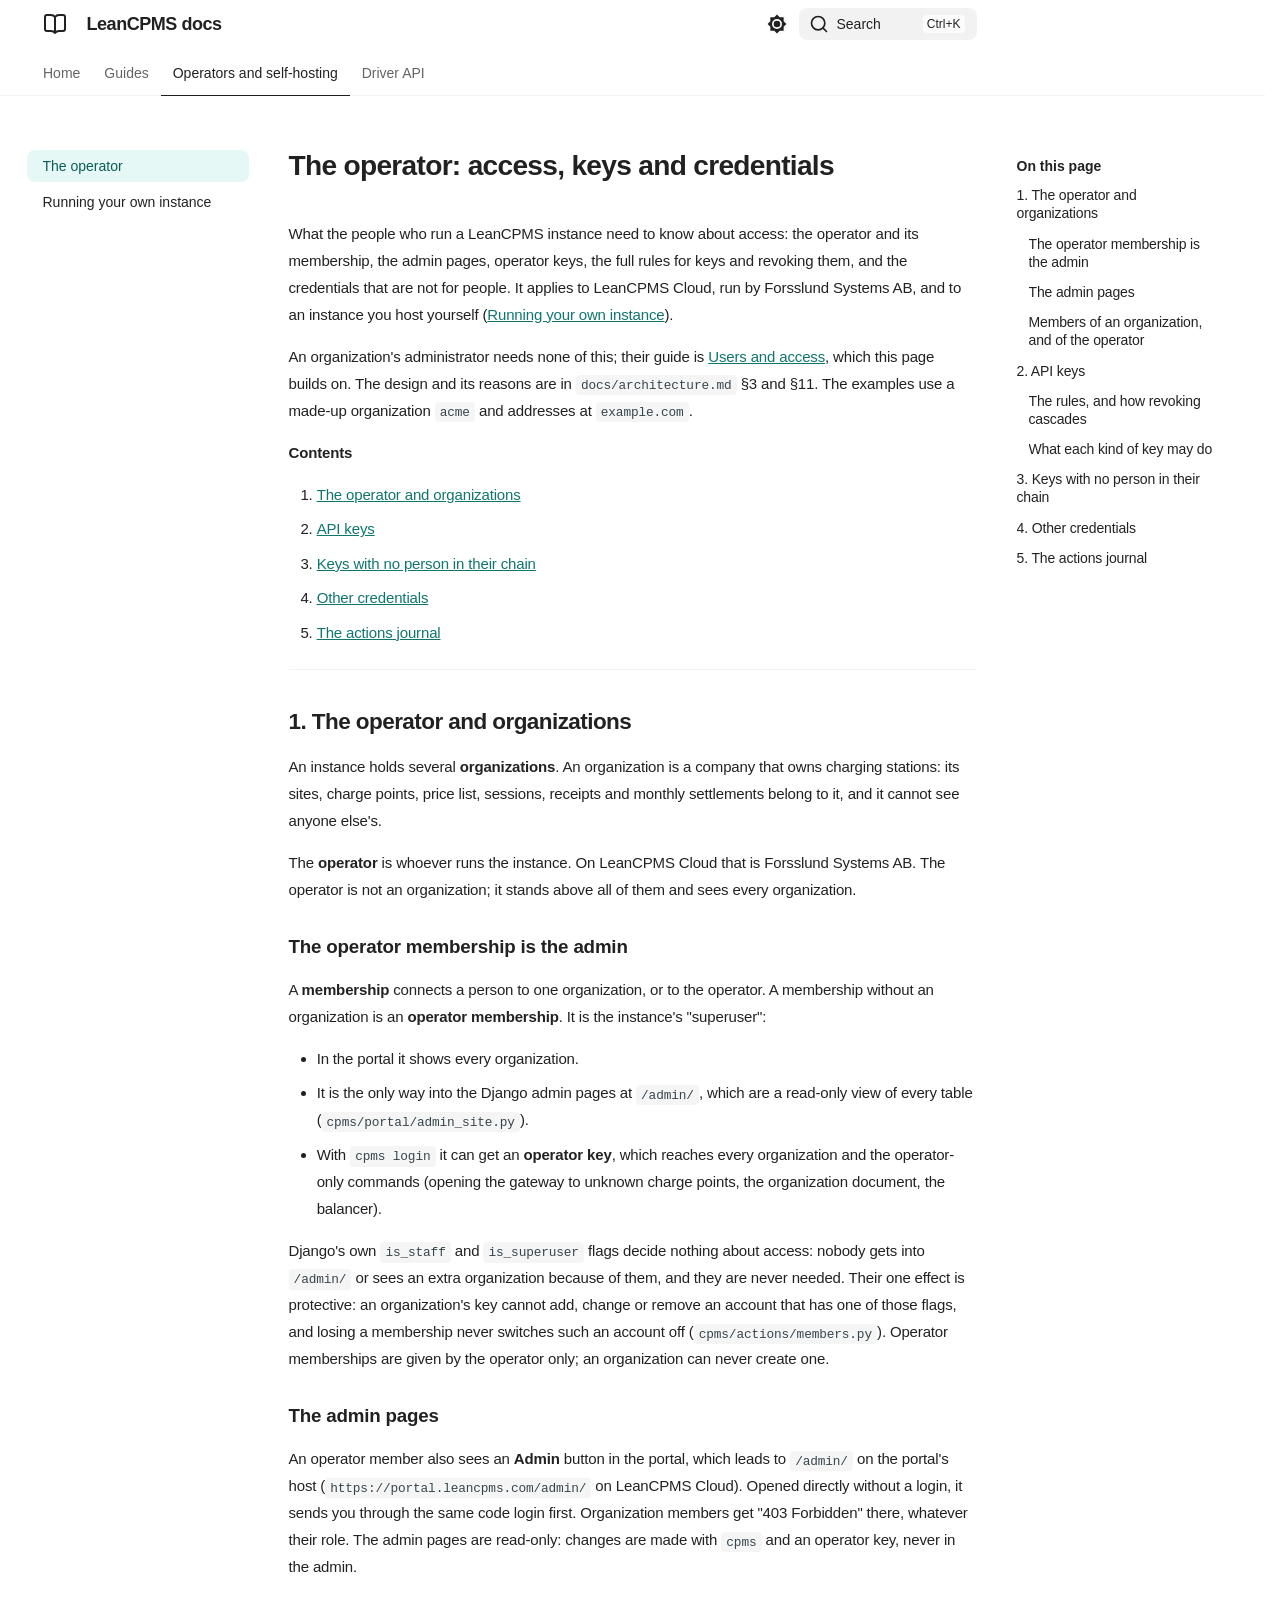
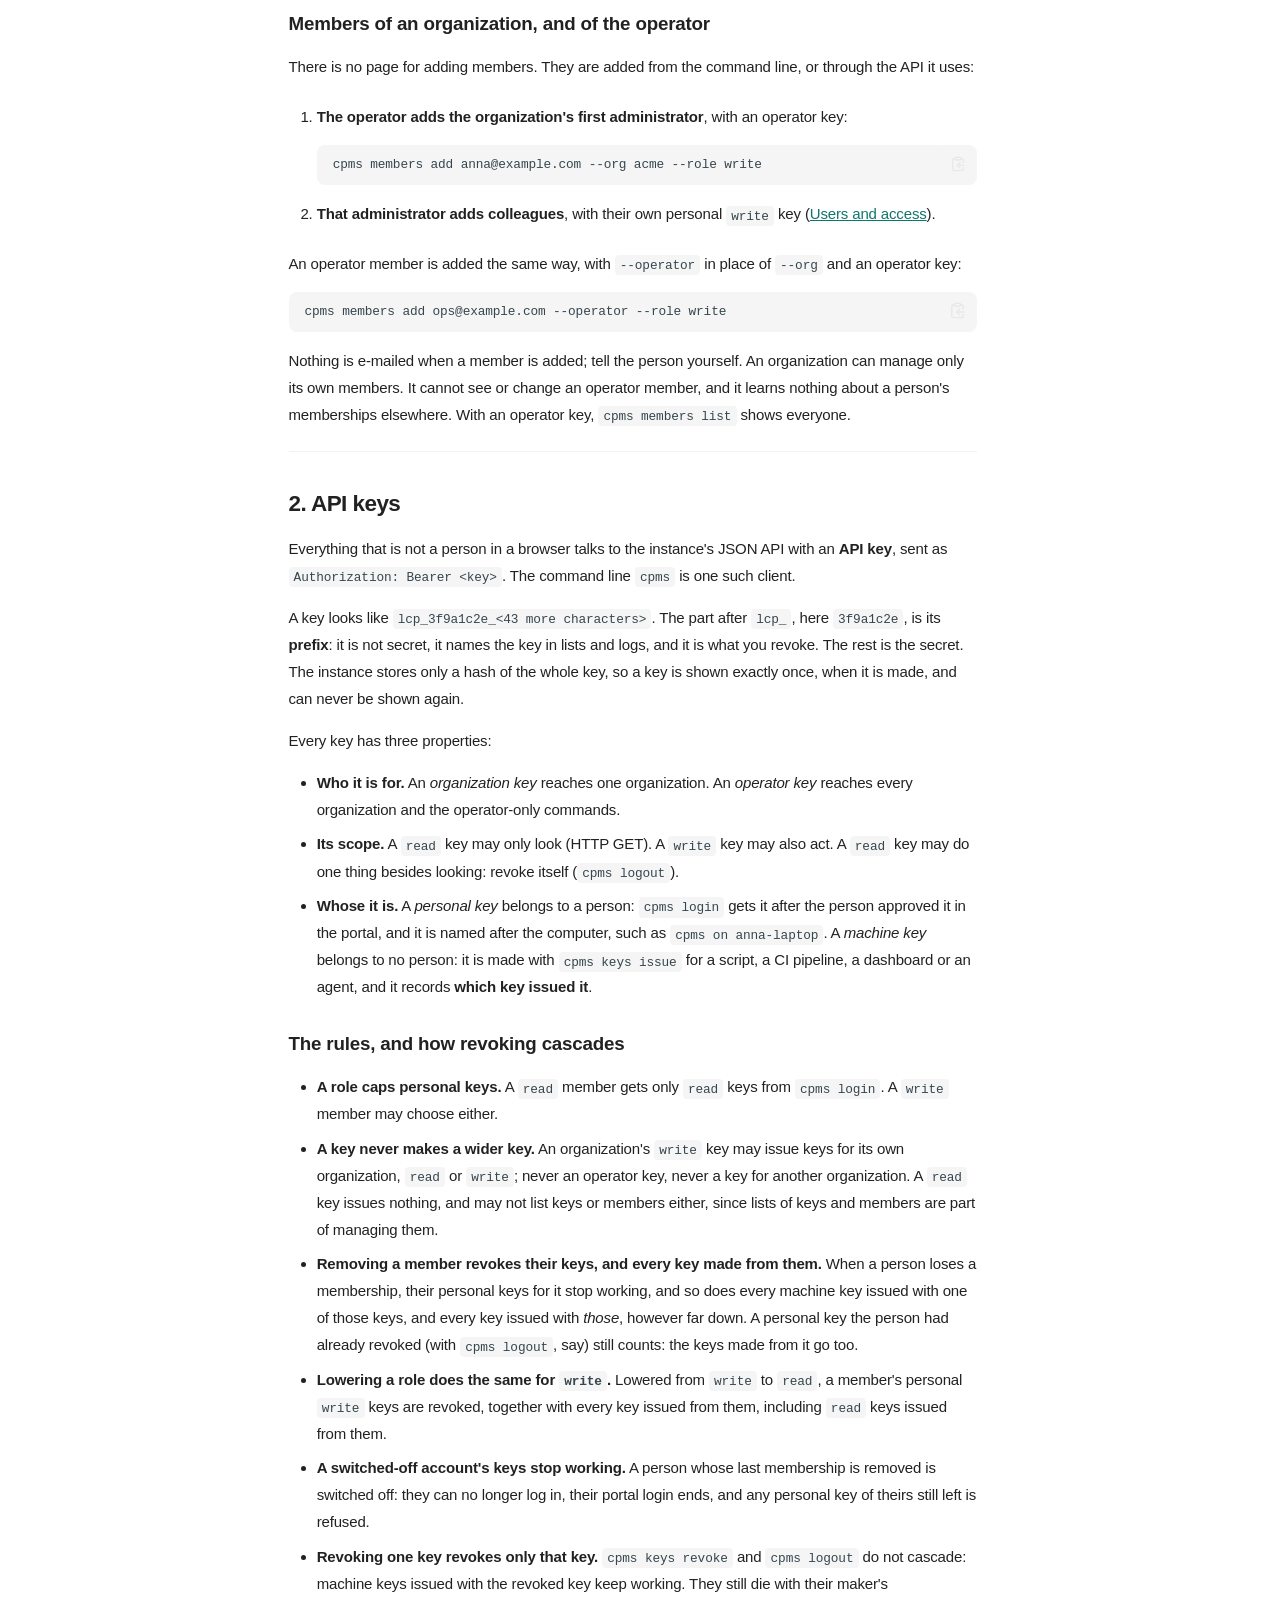
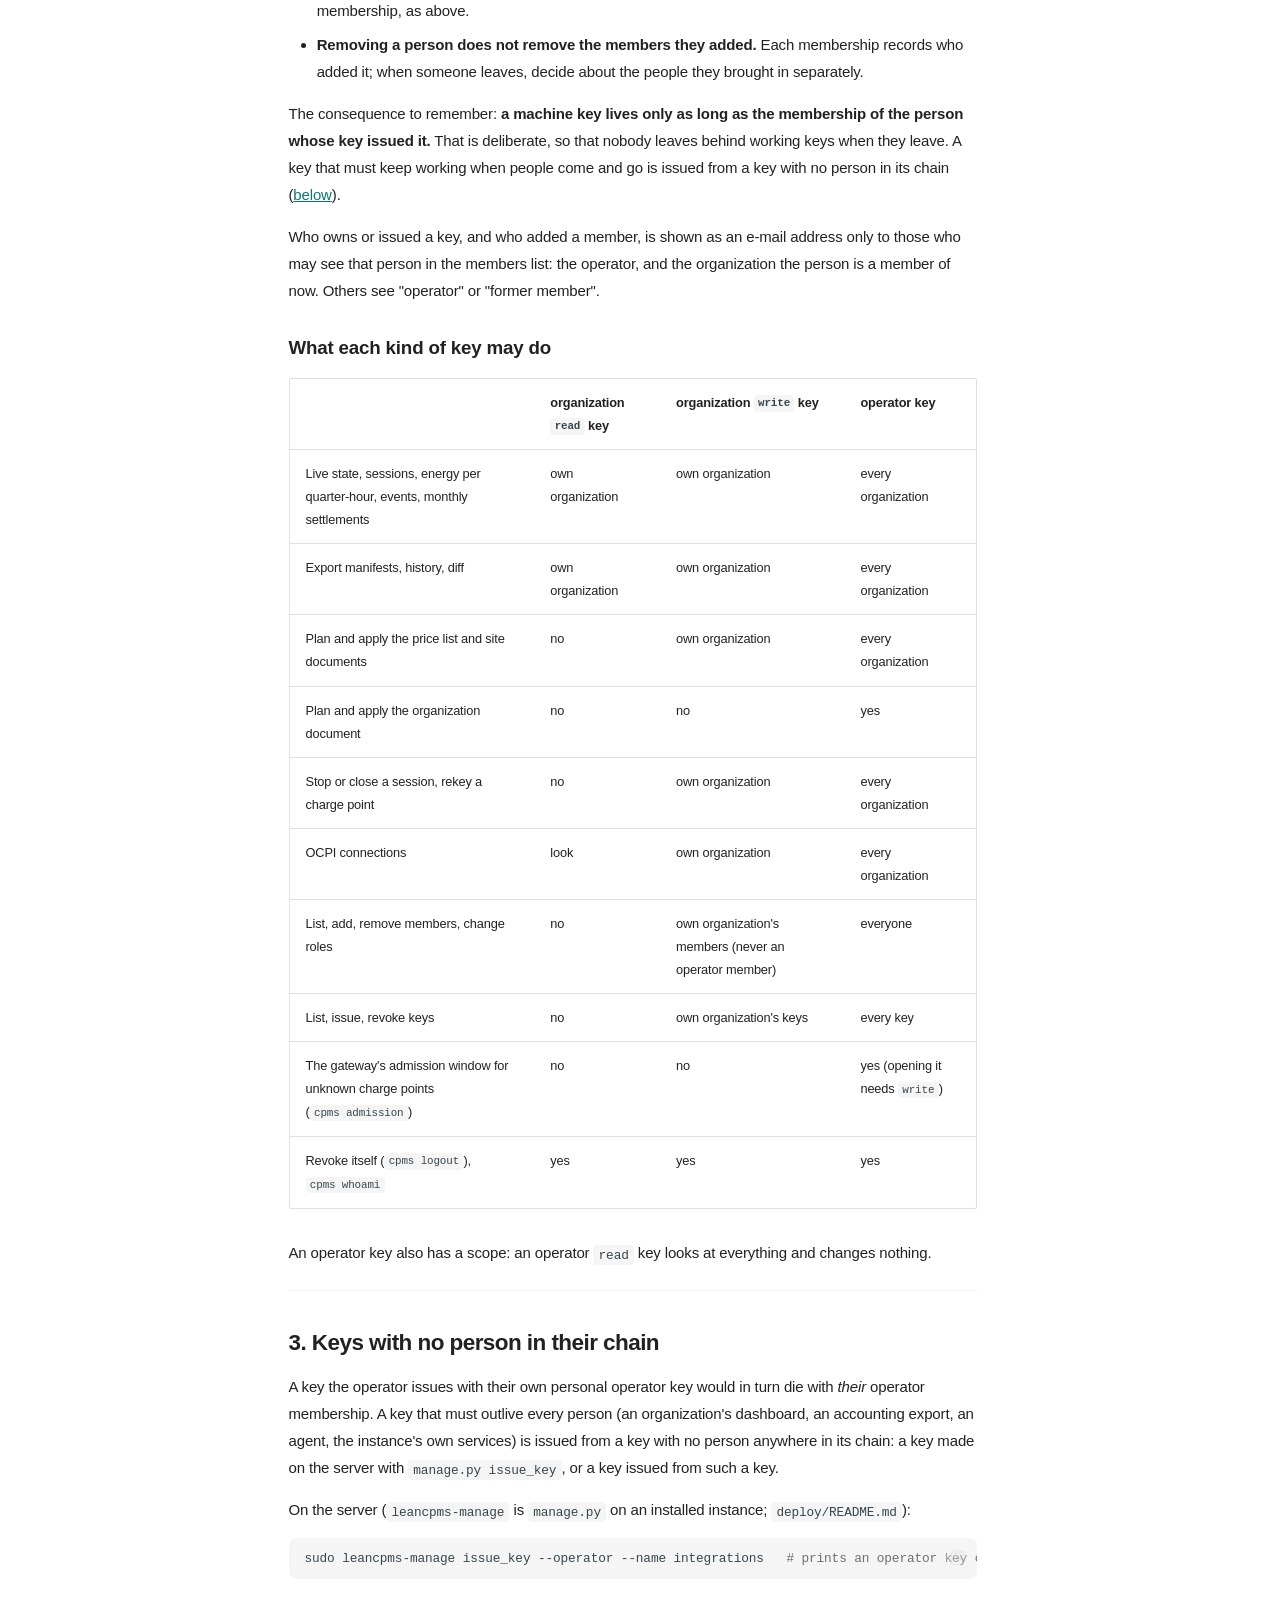
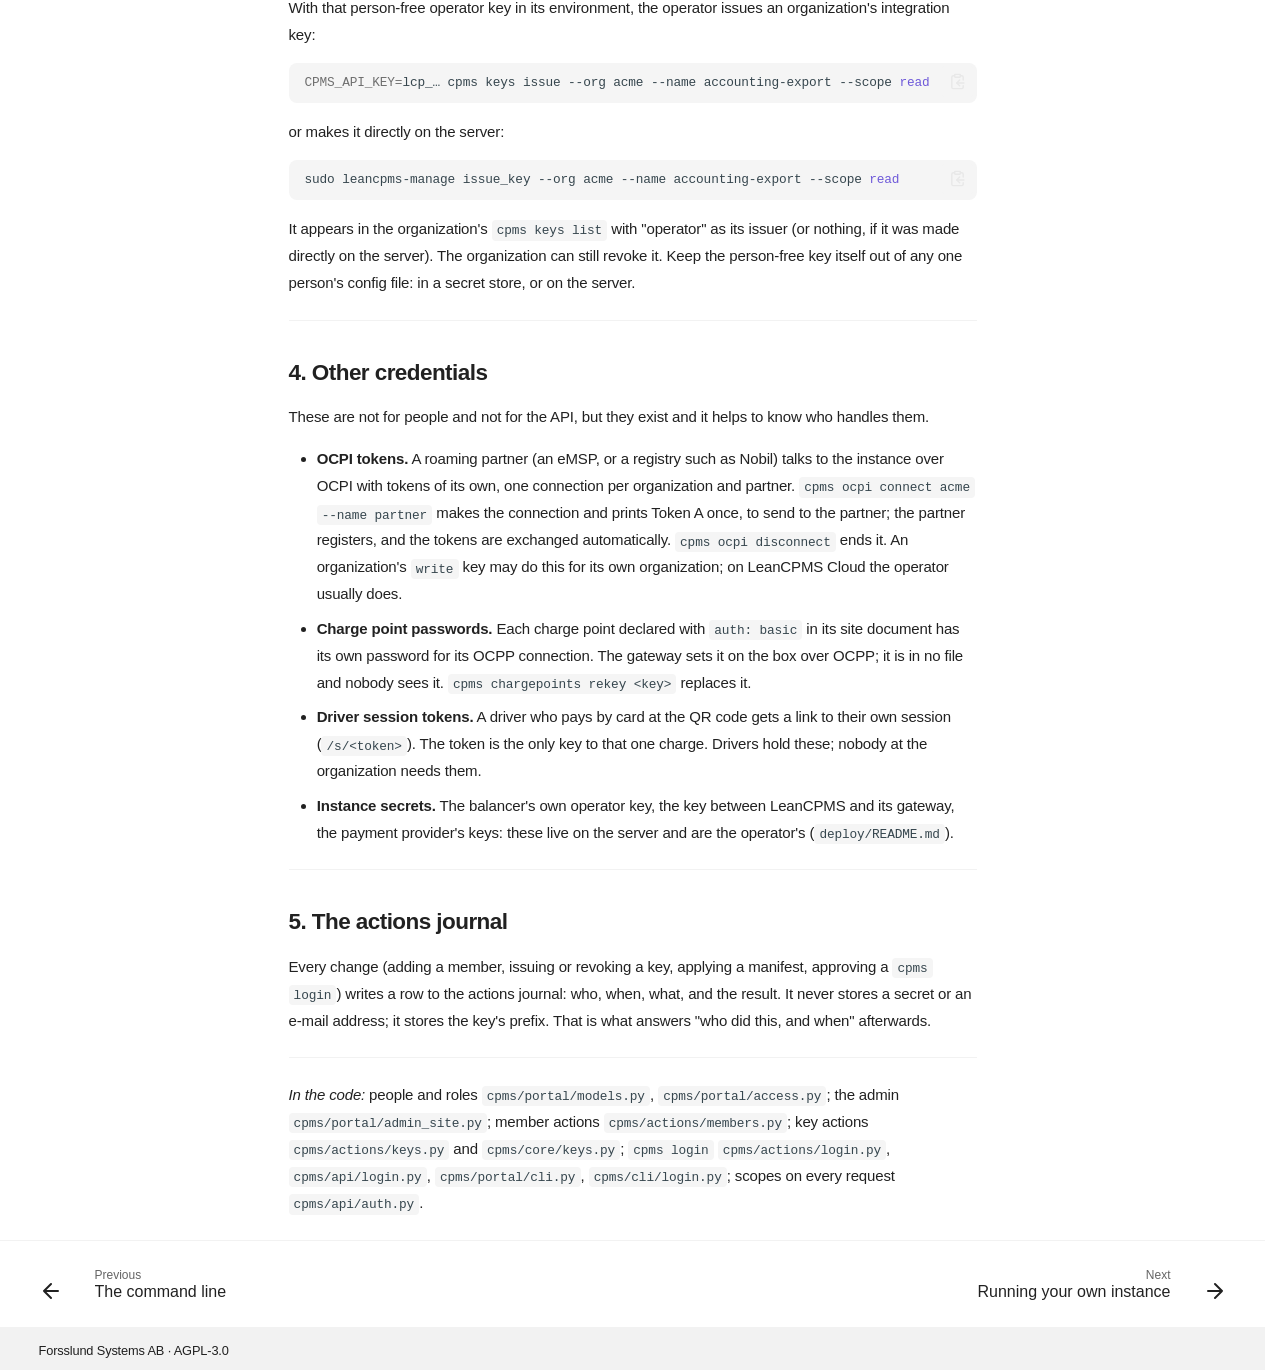
<file: docs/operators/index.html>
<!doctype html>
<html lang="en" class="no-js">
  <head>
    
      <meta charset="utf-8">
      <meta name="viewport" content="width=device-width,initial-scale=1">
      
        <meta name="description" content="Documentation for LeanCPMS, the open-source charge point management system: users and access, the cpms command line, operating and self-hosting an instance, and the driver API.">
      
      
      
        <link rel="canonical" href="https://leancpms.com/docs/operators/">
      
      
      
        <link rel="prev" href="../cli/">
      
      
        <link rel="next" href="../self-hosting/">
      
      
        
      
      
      <link rel="icon" href="../assets/images/favicon.png">
      <meta name="generator" content="zensical-0.1.2">
    
    
      
        <title>The operator - LeanCPMS docs</title>
      
    
    
      
        
      
      <link rel="stylesheet" href="../assets/stylesheets/modern/main.ebb7f775.min.css">
      
        
          
        
        <link rel="stylesheet" href="../assets/stylesheets/modern/palette.b60ce83d.min.css">
      
      


    
    
      
    
    
      
    
    
      <link rel="stylesheet" href="../stylesheets/extra.css">
    
    <script>__md_scope=new URL("..",location),__md_scope.pathname.endsWith("/")||(__md_scope=new URL(__md_scope.pathname+"/",location)),__md_hash=e=>[...e].reduce(((e,t)=>(e<<5)-e+t.charCodeAt(0)),0),__md_get=(e,t=localStorage,_=__md_scope)=>JSON.parse(t.getItem(_.pathname+"."+e)),__md_set=(e,t,_=localStorage,a=__md_scope)=>{try{_.setItem(a.pathname+"."+e,JSON.stringify(t))}catch(e){}},document.documentElement.setAttribute("data-platform",navigator.platform)</script>
    
      

    
    
  </head>
  
  
    
    
      
    
    
    
    
    <body dir="ltr" data-md-color-scheme="default" data-md-color-primary="teal" data-md-color-accent="teal">
  
    
    <input class="md-toggle" data-md-toggle="drawer" type="checkbox" id="__drawer" autocomplete="off">
    <input class="md-toggle" data-md-toggle="search" type="checkbox" id="__search" autocomplete="off">
    <label class="md-overlay" for="__drawer" aria-hidden="true"></label>
    <div data-md-component="skip">
      <a href="#__skip" class="md-skip">
        Skip to content
      </a>
    </div>
    <div data-md-component="announce">
      
    </div>
    
    
      

<header class="md-header" data-md-component="header">
  <nav class="md-header__inner md-grid" aria-label="Header">
    <a href="https://leancpms.com/" title="LeanCPMS docs" class="md-header__button md-logo" aria-label="LeanCPMS docs" data-md-component="logo">
      
  
  <svg xmlns="http://www.w3.org/2000/svg" fill="none" stroke="currentColor" stroke-linecap="round" stroke-linejoin="round" stroke-width="2" class="lucide lucide-book-open" viewBox="0 0 24 24"><path d="M12 5v16M20.001 19A2 2 0 0 0 22 17V5a2 2 0 0 0-1.999-2L16 3.002A5 5 0 0 0 12 5a5 5 0 0 0-4-2H4a2 2 0 0 0-2 2v12a2 2 0 0 0 1.999 2H8a5 5 0 0 1 4 2 5 5 0 0 1 4-2z"/></svg>

    </a>
    <label class="md-header__button md-icon" for="__drawer">
      
      <svg xmlns="http://www.w3.org/2000/svg" fill="none" stroke="currentColor" stroke-linecap="round" stroke-linejoin="round" stroke-width="2" class="lucide lucide-menu" viewBox="0 0 24 24"><path d="M4 5h16M4 12h16M4 19h16"/></svg>
      <span class="md-visually-hidden">Navigation</span>
    </label>
    <div class="md-header__title" data-md-component="header-title">
      <div class="md-header__ellipsis">
        <div class="md-header__topic">
          <span class="md-ellipsis">
            LeanCPMS docs
          </span>
        </div>
        <div class="md-header__topic" data-md-component="header-topic">
          <span class="md-ellipsis">
            
              The operator
            
          </span>
        </div>
      </div>
    </div>
    
      
        <form class="md-header__option" data-md-component="palette">
  
    
    
    
    <input class="md-option" data-md-color-media="(prefers-color-scheme: light)" data-md-color-scheme="default" data-md-color-primary="teal" data-md-color-accent="teal"  aria-label="Dark mode"  type="radio" name="__palette" id="__palette_0">
    
      <label class="md-header__button md-icon" title="Dark mode" for="__palette_1" hidden>
        <svg xmlns="http://www.w3.org/2000/svg" viewBox="0 0 24 24"><path d="M12 8a4 4 0 0 0-4 4 4 4 0 0 0 4 4 4 4 0 0 0 4-4 4 4 0 0 0-4-4m0 10a6 6 0 0 1-6-6 6 6 0 0 1 6-6 6 6 0 0 1 6 6 6 6 0 0 1-6 6m8-9.31V4h-4.69L12 .69 8.69 4H4v4.69L.69 12 4 15.31V20h4.69L12 23.31 15.31 20H20v-4.69L23.31 12z"/></svg>
      </label>
    
  
    
    
    
    <input class="md-option" data-md-color-media="(prefers-color-scheme: dark)" data-md-color-scheme="slate" data-md-color-primary="teal" data-md-color-accent="teal"  aria-label="Light mode"  type="radio" name="__palette" id="__palette_1">
    
      <label class="md-header__button md-icon" title="Light mode" for="__palette_0" hidden>
        <svg xmlns="http://www.w3.org/2000/svg" viewBox="0 0 24 24"><path d="M12 18c-.89 0-1.74-.2-2.5-.55C11.56 16.5 13 14.42 13 12s-1.44-4.5-3.5-5.45C10.26 6.2 11.11 6 12 6a6 6 0 0 1 6 6 6 6 0 0 1-6 6m8-9.31V4h-4.69L12 .69 8.69 4H4v4.69L.69 12 4 15.31V20h4.69L12 23.31 15.31 20H20v-4.69L23.31 12z"/></svg>
      </label>
    
  
</form>
      
    
    
      <script>var palette=__md_get("__palette");if(palette&&palette.color){if("(prefers-color-scheme)"===palette.color.media){var media=matchMedia("(prefers-color-scheme: light)"),input=document.querySelector(media.matches?"[data-md-color-media='(prefers-color-scheme: light)']":"[data-md-color-media='(prefers-color-scheme: dark)']");palette.color.media=input.getAttribute("data-md-color-media"),palette.color.scheme=input.getAttribute("data-md-color-scheme"),palette.color.primary=input.getAttribute("data-md-color-primary"),palette.color.accent=input.getAttribute("data-md-color-accent")}for(var[key,value]of Object.entries(palette.color))document.body.setAttribute("data-md-color-"+key,value)}</script>
    
    
    
      
      
        <label class="md-header__button md-icon" for="__search">
          
          <svg xmlns="http://www.w3.org/2000/svg" fill="none" stroke="currentColor" stroke-linecap="round" stroke-linejoin="round" stroke-width="2" class="lucide lucide-search" viewBox="0 0 24 24"><path d="m21 21-4.34-4.34"/><circle cx="11" cy="11" r="8"/></svg>
          <span class="md-visually-hidden">Search</span>
        </label>
        <div class="md-search" data-md-component="search" role="dialog" aria-label="Search">
  <button type="button" class="md-search__button">
    Search
  </button>
</div>
      
    
    <div class="md-header__source">
      
    </div>
  </nav>
  
</header>
    
    <div class="md-container" data-md-component="container">
      
      
        
          
            
<nav class="md-tabs" aria-label="Tabs" data-md-component="tabs">
  <div class="md-grid">
    <ul class="md-tabs__list">
      
        
  
  
  
  
    <li class="md-tabs__item">
      <a href="./.." class="md-tabs__link">
        
  
  Home

      </a>
    </li>
  

      
        
  
  
  
  
    
      
      
        
      
        
      
    
    
    
    
      <li class="md-tabs__item">
        <a href="../users-and-access/" class="md-tabs__link">
          
  
  Guides

        </a>
      </li>
    
  

      
        
  
  
  
    
  
  
    
      
      
        
      
        
      
    
    
    
    
      <li class="md-tabs__item md-tabs__item--active">
        <a href="././" class="md-tabs__link">
          
  
  Operators and self-hosting

        </a>
      </li>
    
  

      
        
  
  
  
  
    <li class="md-tabs__item">
      <a href="../driver/" class="md-tabs__link">
        
  
  Driver API

      </a>
    </li>
  

      
    </ul>
  </div>
</nav>
          
        
      
      <main class="md-main" data-md-component="main">
        <div class="md-main__inner md-grid">
          
            
              
              <div class="md-sidebar md-sidebar--primary" data-md-component="sidebar" data-md-type="navigation" >
                <div class="md-sidebar__scrollwrap">
                  <div class="md-sidebar__inner">
                    


  


<nav class="md-nav md-nav--primary md-nav--lifted" aria-label="Navigation" data-md-level="0">
  <label class="md-nav__title" for="__drawer">
    <a href="https://leancpms.com/" title="LeanCPMS docs" class="md-nav__button md-logo" aria-label="LeanCPMS docs" data-md-component="logo">
      
  
  <svg xmlns="http://www.w3.org/2000/svg" fill="none" stroke="currentColor" stroke-linecap="round" stroke-linejoin="round" stroke-width="2" class="lucide lucide-book-open" viewBox="0 0 24 24"><path d="M12 5v16M20.001 19A2 2 0 0 0 22 17V5a2 2 0 0 0-1.999-2L16 3.002A5 5 0 0 0 12 5a5 5 0 0 0-4-2H4a2 2 0 0 0-2 2v12a2 2 0 0 0 1.999 2H8a5 5 0 0 1 4 2 5 5 0 0 1 4-2z"/></svg>

    </a>
    LeanCPMS docs
  </label>
  
  <ul class="md-nav__list" data-md-scrollfix>
    
      
      
  
  
  
  
    <li class="md-nav__item">
      <a href="./.." class="md-nav__link">
        
  
  
  <span class="md-ellipsis">
    
  
  Home

    
  </span>
  
  

      </a>
    </li>
  

    
      
      
  
  
  
  
    
    
      
        
      
        
      
    
    
    
      
      
        
      
    
    
    <li class="md-nav__item md-nav__item--nested">
      
        
        
        <input class="md-nav__toggle md-toggle " type="checkbox" id="__nav_2" >
        
          
          <label class="md-nav__link" for="__nav_2" id="__nav_2_label" tabindex="0">
            
  
  
  <span class="md-ellipsis">
    
  
  Guides

    
  </span>
  
  

            <span class="md-nav__icon md-icon"></span>
          </label>
        
        
          <nav class="md-nav" data-md-level="1" aria-labelledby="__nav_2_label" aria-expanded="false">
            <label class="md-nav__title" for="__nav_2">
              <span class="md-nav__icon md-icon"></span>
              
  
  Guides

            </label>
            <ul class="md-nav__list" data-md-scrollfix>
              
                
                  
  
  
  
  
    <li class="md-nav__item">
      <a href="../users-and-access/" class="md-nav__link">
        
  
  
  <span class="md-ellipsis">
    
  
  Users and access

    
  </span>
  
  

      </a>
    </li>
  

                
              
                
                  
  
  
  
  
    <li class="md-nav__item">
      <a href="../cli/" class="md-nav__link">
        
  
  
  <span class="md-ellipsis">
    
  
  The command line

    
  </span>
  
  

      </a>
    </li>
  

                
              
            </ul>
          </nav>
        
      
    </li>
  

    
      
      
  
  
    
  
  
  
    
    
      
        
      
        
      
    
    
    
      
        
        
      
      
        
      
    
    
    <li class="md-nav__item md-nav__item--active md-nav__item--section md-nav__item--nested">
      
        
        
        <input class="md-nav__toggle md-toggle " type="checkbox" id="__nav_3" checked>
        
          
          <label class="md-nav__link" for="__nav_3" id="__nav_3_label" tabindex="">
            
  
  
  <span class="md-ellipsis">
    
  
  Operators and self-hosting

    
  </span>
  
  

            <span class="md-nav__icon md-icon"></span>
          </label>
        
        
          <nav class="md-nav" data-md-level="1" aria-labelledby="__nav_3_label" aria-expanded="true">
            <label class="md-nav__title" for="__nav_3">
              <span class="md-nav__icon md-icon"></span>
              
  
  Operators and self-hosting

            </label>
            <ul class="md-nav__list" data-md-scrollfix>
              
                
                  
  
  
    
  
  
  
    <li class="md-nav__item md-nav__item--active">
      
      
      
      
        
      
      
        <label class="md-nav__link md-nav__link--active" for="__toc">
          
  
  
  <span class="md-ellipsis">
    
  
  The operator

    
  </span>
  
  

          <span class="md-nav__icon md-icon"></span>
        </label>
      
      <a href="././" class="md-nav__link md-nav__link--active">
        
  
  
  <span class="md-ellipsis">
    
  
  The operator

    
  </span>
  
  

      </a>
      
        


<nav class="md-nav md-nav--secondary" aria-label="On this page">
  
  
  
    
  
  
    <label class="md-nav__title" for="__toc">
      <span class="md-nav__icon md-icon"></span>
      On this page
    </label>
    <ul class="md-nav__list" data-md-component="toc" data-md-scrollfix>
      
        <li class="md-nav__item">
  <a href="#1-the-operator-and-organizations" class="md-nav__link">
    <span class="md-ellipsis">
      <span class="md-typeset">
        1. The operator and organizations
      </span>
    </span>
  </a>
  
    <nav class="md-nav" aria-label="1. The operator and organizations">
      <ul class="md-nav__list">
        
          <li class="md-nav__item">
  <a href="#the-operator-membership-is-the-admin" class="md-nav__link">
    <span class="md-ellipsis">
      <span class="md-typeset">
        The operator membership is the admin
      </span>
    </span>
  </a>
  
</li>
        
          <li class="md-nav__item">
  <a href="#the-admin-pages" class="md-nav__link">
    <span class="md-ellipsis">
      <span class="md-typeset">
        The admin pages
      </span>
    </span>
  </a>
  
</li>
        
          <li class="md-nav__item">
  <a href="#members-of-an-organization-and-of-the-operator" class="md-nav__link">
    <span class="md-ellipsis">
      <span class="md-typeset">
        Members of an organization, and of the operator
      </span>
    </span>
  </a>
  
</li>
        
      </ul>
    </nav>
  
</li>
      
        <li class="md-nav__item">
  <a href="#2-api-keys" class="md-nav__link">
    <span class="md-ellipsis">
      <span class="md-typeset">
        2. API keys
      </span>
    </span>
  </a>
  
    <nav class="md-nav" aria-label="2. API keys">
      <ul class="md-nav__list">
        
          <li class="md-nav__item">
  <a href="#the-rules-and-how-revoking-cascades" class="md-nav__link">
    <span class="md-ellipsis">
      <span class="md-typeset">
        The rules, and how revoking cascades
      </span>
    </span>
  </a>
  
</li>
        
          <li class="md-nav__item">
  <a href="#what-each-kind-of-key-may-do" class="md-nav__link">
    <span class="md-ellipsis">
      <span class="md-typeset">
        What each kind of key may do
      </span>
    </span>
  </a>
  
</li>
        
      </ul>
    </nav>
  
</li>
      
        <li class="md-nav__item">
  <a href="#3-keys-with-no-person-in-their-chain" class="md-nav__link">
    <span class="md-ellipsis">
      <span class="md-typeset">
        3. Keys with no person in their chain
      </span>
    </span>
  </a>
  
</li>
      
        <li class="md-nav__item">
  <a href="#4-other-credentials" class="md-nav__link">
    <span class="md-ellipsis">
      <span class="md-typeset">
        4. Other credentials
      </span>
    </span>
  </a>
  
</li>
      
        <li class="md-nav__item">
  <a href="#5-the-actions-journal" class="md-nav__link">
    <span class="md-ellipsis">
      <span class="md-typeset">
        5. The actions journal
      </span>
    </span>
  </a>
  
</li>
      
    </ul>
  
</nav>
      
    </li>
  

                
              
                
                  
  
  
  
  
    <li class="md-nav__item">
      <a href="../self-hosting/" class="md-nav__link">
        
  
  
  <span class="md-ellipsis">
    
  
  Running your own instance

    
  </span>
  
  

      </a>
    </li>
  

                
              
            </ul>
          </nav>
        
      
    </li>
  

    
      
      
  
  
  
  
    <li class="md-nav__item">
      <a href="../driver/" class="md-nav__link">
        
  
  
  <span class="md-ellipsis">
    
  
  Driver API

    
  </span>
  
  

      </a>
    </li>
  

    
  </ul>
</nav>
                  </div>
                </div>
              </div>
            
            
              
              <div class="md-sidebar md-sidebar--secondary" data-md-component="sidebar" data-md-type="toc" >
                <div class="md-sidebar__scrollwrap">
                  
                    
                    
                    
                      
                    
                    
                      <input class="md-nav__toggle md-toggle" type="checkbox" id="__toc">
                      <div class="md-sidebar-button__wrapper">
                        <label class="md-sidebar-button" for="__toc"></label>
                      </div>
                    
                  
                  <div class="md-sidebar__inner">
                    


<nav class="md-nav md-nav--secondary" aria-label="On this page">
  
  
  
    
  
  
    <label class="md-nav__title" for="__toc">
      <span class="md-nav__icon md-icon"></span>
      On this page
    </label>
    <ul class="md-nav__list" data-md-component="toc" data-md-scrollfix>
      
        <li class="md-nav__item">
  <a href="#1-the-operator-and-organizations" class="md-nav__link">
    <span class="md-ellipsis">
      <span class="md-typeset">
        1. The operator and organizations
      </span>
    </span>
  </a>
  
    <nav class="md-nav" aria-label="1. The operator and organizations">
      <ul class="md-nav__list">
        
          <li class="md-nav__item">
  <a href="#the-operator-membership-is-the-admin" class="md-nav__link">
    <span class="md-ellipsis">
      <span class="md-typeset">
        The operator membership is the admin
      </span>
    </span>
  </a>
  
</li>
        
          <li class="md-nav__item">
  <a href="#the-admin-pages" class="md-nav__link">
    <span class="md-ellipsis">
      <span class="md-typeset">
        The admin pages
      </span>
    </span>
  </a>
  
</li>
        
          <li class="md-nav__item">
  <a href="#members-of-an-organization-and-of-the-operator" class="md-nav__link">
    <span class="md-ellipsis">
      <span class="md-typeset">
        Members of an organization, and of the operator
      </span>
    </span>
  </a>
  
</li>
        
      </ul>
    </nav>
  
</li>
      
        <li class="md-nav__item">
  <a href="#2-api-keys" class="md-nav__link">
    <span class="md-ellipsis">
      <span class="md-typeset">
        2. API keys
      </span>
    </span>
  </a>
  
    <nav class="md-nav" aria-label="2. API keys">
      <ul class="md-nav__list">
        
          <li class="md-nav__item">
  <a href="#the-rules-and-how-revoking-cascades" class="md-nav__link">
    <span class="md-ellipsis">
      <span class="md-typeset">
        The rules, and how revoking cascades
      </span>
    </span>
  </a>
  
</li>
        
          <li class="md-nav__item">
  <a href="#what-each-kind-of-key-may-do" class="md-nav__link">
    <span class="md-ellipsis">
      <span class="md-typeset">
        What each kind of key may do
      </span>
    </span>
  </a>
  
</li>
        
      </ul>
    </nav>
  
</li>
      
        <li class="md-nav__item">
  <a href="#3-keys-with-no-person-in-their-chain" class="md-nav__link">
    <span class="md-ellipsis">
      <span class="md-typeset">
        3. Keys with no person in their chain
      </span>
    </span>
  </a>
  
</li>
      
        <li class="md-nav__item">
  <a href="#4-other-credentials" class="md-nav__link">
    <span class="md-ellipsis">
      <span class="md-typeset">
        4. Other credentials
      </span>
    </span>
  </a>
  
</li>
      
        <li class="md-nav__item">
  <a href="#5-the-actions-journal" class="md-nav__link">
    <span class="md-ellipsis">
      <span class="md-typeset">
        5. The actions journal
      </span>
    </span>
  </a>
  
</li>
      
    </ul>
  
</nav>
                  </div>
                </div>
              </div>
            
          
          
            <div class="md-content" data-md-component="content">
              
              <article class="md-content__inner md-typeset">
                <a id="__skip" tabindex="-1"></a>
                
                  


<h1 id="the-operator-access-keys-and-credentials">The operator: access, keys and credentials<a class="headerlink" href="#the-operator-access-keys-and-credentials" title="Permanent link">&para;</a></h1>
<p>What the people who run a LeanCPMS instance need to know about access:
the operator and its membership, the admin pages, operator keys, the full
rules for keys and revoking them, and the credentials that are not for
people. It applies to LeanCPMS Cloud, run by Forsslund Systems AB, and to
an instance you host yourself (<a href="../self-hosting/">Running your own instance</a>).</p>
<p>An organization's administrator needs none of this; their guide is
<a href="../users-and-access/">Users and access</a>, which this page builds on. The
design and its reasons are in <code>docs/architecture.md</code>
§3
and §11. The examples use a made-up
organization <code>acme</code> and addresses at <code>example.com</code>.</p>
<p><strong>Contents</strong></p>
<ol type="1">
<li><a href="#1-the-operator-and-organizations">The operator and organizations</a></li>
<li><a href="#2-api-keys">API keys</a></li>
<li><a href="#3-keys-with-no-person-in-their-chain">Keys with no person in their chain</a></li>
<li><a href="#4-other-credentials">Other credentials</a></li>
<li><a href="#5-the-actions-journal">The actions journal</a></li>
</ol>
<hr />
<h2 id="1-the-operator-and-organizations">1. The operator and organizations<a class="headerlink" href="#1-the-operator-and-organizations" title="Permanent link">&para;</a></h2>
<p>An instance holds several <strong>organizations</strong>. An organization is a company
that owns charging stations: its sites, charge points, price list, sessions,
receipts and monthly settlements belong to it, and it cannot see anyone
else's.</p>
<p>The <strong>operator</strong> is whoever runs the instance. On LeanCPMS Cloud that is
Forsslund Systems AB. The operator is not an organization; it stands above
all of them and sees every organization.</p>
<h3 id="the-operator-membership-is-the-admin">The operator membership is the admin<a class="headerlink" href="#the-operator-membership-is-the-admin" title="Permanent link">&para;</a></h3>
<p>A <strong>membership</strong> connects a person to one organization, or to the operator.
A membership without an organization is an <strong>operator membership</strong>. It is
the instance's "superuser":</p>
<ul>
<li>In the portal it shows every organization.</li>
<li>It is the only way into the Django admin pages at <code>/admin/</code>, which are a
  read-only view of every table (<code>cpms/portal/admin_site.py</code>).</li>
<li>With <code>cpms login</code> it can get an <strong>operator key</strong>, which reaches every
  organization and the operator-only commands (opening the gateway to
  unknown charge points, the organization document, the balancer).</li>
</ul>
<p>Django's own <code>is_staff</code> and <code>is_superuser</code> flags decide nothing about
access: nobody gets into <code>/admin/</code> or sees an extra organization because of
them, and they are never needed. Their one effect is protective: an
organization's key cannot add, change or remove an account that has one of
those flags, and losing a membership never switches such an account off
(<code>cpms/actions/members.py</code>). Operator memberships are given by the
operator only; an organization can never create one.</p>
<h3 id="the-admin-pages">The admin pages<a class="headerlink" href="#the-admin-pages" title="Permanent link">&para;</a></h3>
<p>An operator member also sees an <strong>Admin</strong> button in the portal, which
leads to <code>/admin/</code> on the portal's host (<code>https://portal.leancpms.com/admin/</code>
on LeanCPMS Cloud). Opened directly without a login, it sends you through
the same code login first. Organization members get "403 Forbidden"
there, whatever their role. The admin pages are read-only: changes are
made with <code>cpms</code> and an operator key, never in the admin.</p>
<h3 id="members-of-an-organization-and-of-the-operator">Members of an organization, and of the operator<a class="headerlink" href="#members-of-an-organization-and-of-the-operator" title="Permanent link">&para;</a></h3>
<p>There is no page for adding members. They are added from the command
line, or through the API it uses:</p>
<ol type="1">
<li>
<p><strong>The operator adds the organization's first administrator</strong>, with an
    operator key:</p>
<div class="highlight"><pre><span></span><code>cpms<span class="w"> </span>members<span class="w"> </span>add<span class="w"> </span>anna@example.com<span class="w"> </span>--org<span class="w"> </span>acme<span class="w"> </span>--role<span class="w"> </span>write
</code></pre></div>
</li>
<li>
<p><strong>That administrator adds colleagues</strong>, with their own personal
    <code>write</code> key (<a href="../users-and-access/#add-a-colleague">Users and access</a>).</p>
</li>
</ol>
<p>An operator member is added the same way, with <code>--operator</code> in place of
<code>--org</code> and an operator key:</p>
<div class="highlight"><pre><span></span><code>cpms<span class="w"> </span>members<span class="w"> </span>add<span class="w"> </span>ops@example.com<span class="w"> </span>--operator<span class="w"> </span>--role<span class="w"> </span>write
</code></pre></div>
<p>Nothing is e-mailed when a member is added; tell the person yourself. An
organization can manage only its own members. It cannot see or change an
operator member, and it learns nothing about a person's memberships
elsewhere. With an operator key, <code>cpms members list</code> shows everyone.</p>
<hr />
<h2 id="2-api-keys">2. API keys<a class="headerlink" href="#2-api-keys" title="Permanent link">&para;</a></h2>
<p>Everything that is not a person in a browser talks to the instance's JSON
API with an <strong>API key</strong>, sent as <code>Authorization: Bearer &lt;key&gt;</code>. The command
line <code>cpms</code> is one such client.</p>
<p>A key looks like <code>lcp_3f9a1c2e_&lt;43 more characters&gt;</code>. The part after
<code>lcp_</code>, here <code>3f9a1c2e</code>, is its <strong>prefix</strong>: it is not secret, it names the
key in lists and logs, and it is what you revoke. The rest is the secret.
The instance stores only a hash of the whole key, so a key is shown exactly
once, when it is made, and can never be shown again.</p>
<p>Every key has three properties:</p>
<ul>
<li><strong>Who it is for.</strong> An <em>organization key</em> reaches one organization. An
  <em>operator key</em> reaches every organization and the operator-only commands.</li>
<li><strong>Its scope.</strong> A <code>read</code> key may only look (HTTP GET). A <code>write</code> key may
  also act. A <code>read</code> key may do one thing besides looking: revoke itself
  (<code>cpms logout</code>).</li>
<li><strong>Whose it is.</strong> A <em>personal key</em> belongs to a person: <code>cpms login</code> gets
  it after the person approved it in the portal, and it is named after the
  computer, such as <code>cpms on anna-laptop</code>. A <em>machine key</em> belongs to no
  person: it is made with <code>cpms keys issue</code> for a script, a CI pipeline, a
  dashboard or an agent, and it records <strong>which key issued it</strong>.</li>
</ul>
<h3 id="the-rules-and-how-revoking-cascades">The rules, and how revoking cascades<a class="headerlink" href="#the-rules-and-how-revoking-cascades" title="Permanent link">&para;</a></h3>
<ul>
<li><strong>A role caps personal keys.</strong> A <code>read</code> member gets only <code>read</code> keys
  from <code>cpms login</code>. A <code>write</code> member may choose either.</li>
<li><strong>A key never makes a wider key.</strong> An organization's <code>write</code> key may
  issue keys for its own organization, <code>read</code> or <code>write</code>; never an operator
  key, never a key for another organization. A <code>read</code> key issues nothing,
  and may not list keys or members either, since lists of keys and members
  are part of managing them.</li>
<li><strong>Removing a member revokes their keys, and every key made from them.</strong>
  When a person loses a membership, their personal keys for it stop
  working, and so does every machine key issued with one of those keys,
  and every key issued with <em>those</em>, however far down. A personal key the
  person had already revoked (with <code>cpms logout</code>, say) still counts: the
  keys made from it go too.</li>
<li><strong>Lowering a role does the same for <code>write</code>.</strong> Lowered from <code>write</code> to
  <code>read</code>, a member's personal <code>write</code> keys are revoked, together with every
  key issued from them, including <code>read</code> keys issued from them.</li>
<li><strong>A switched-off account's keys stop working.</strong> A person whose last
  membership is removed is switched off: they can no longer log in, their
  portal login ends, and any personal key of theirs still left is refused.</li>
<li><strong>Revoking one key revokes only that key.</strong> <code>cpms keys revoke</code> and
  <code>cpms logout</code> do not cascade: machine keys issued with the revoked key
  keep working. They still die with their maker's membership, as above.</li>
<li><strong>Removing a person does not remove the members they added.</strong> Each
  membership records who added it; when someone leaves, decide about the
  people they brought in separately.</li>
</ul>
<p>The consequence to remember: <strong>a machine key lives only as long as the
membership of the person whose key issued it.</strong> That is deliberate, so
that nobody leaves behind working keys when they leave. A key that must
keep working when people come and go is issued from a key with no person
in its chain (<a href="#3-keys-with-no-person-in-their-chain">below</a>).</p>
<p>Who owns or issued a key, and who added a member, is shown as an e-mail
address only to those who may see that person in the members list: the
operator, and the organization the person is a member of now. Others see
"operator" or "former member".</p>
<h3 id="what-each-kind-of-key-may-do">What each kind of key may do<a class="headerlink" href="#what-each-kind-of-key-may-do" title="Permanent link">&para;</a></h3>
<table>
<thead>
<tr>
<th></th>
<th>organization <code>read</code> key</th>
<th>organization <code>write</code> key</th>
<th>operator key</th>
</tr>
</thead>
<tbody>
<tr>
<td>Live state, sessions, energy per quarter-hour, events, monthly settlements</td>
<td>own organization</td>
<td>own organization</td>
<td>every organization</td>
</tr>
<tr>
<td>Export manifests, history, diff</td>
<td>own organization</td>
<td>own organization</td>
<td>every organization</td>
</tr>
<tr>
<td>Plan and apply the price list and site documents</td>
<td>no</td>
<td>own organization</td>
<td>every organization</td>
</tr>
<tr>
<td>Plan and apply the organization document</td>
<td>no</td>
<td>no</td>
<td>yes</td>
</tr>
<tr>
<td>Stop or close a session, rekey a charge point</td>
<td>no</td>
<td>own organization</td>
<td>every organization</td>
</tr>
<tr>
<td>OCPI connections</td>
<td>look</td>
<td>own organization</td>
<td>every organization</td>
</tr>
<tr>
<td>List, add, remove members, change roles</td>
<td>no</td>
<td>own organization's members (never an operator member)</td>
<td>everyone</td>
</tr>
<tr>
<td>List, issue, revoke keys</td>
<td>no</td>
<td>own organization's keys</td>
<td>every key</td>
</tr>
<tr>
<td>The gateway's admission window for unknown charge points (<code>cpms admission</code>)</td>
<td>no</td>
<td>no</td>
<td>yes (opening it needs <code>write</code>)</td>
</tr>
<tr>
<td>Revoke itself (<code>cpms logout</code>), <code>cpms whoami</code></td>
<td>yes</td>
<td>yes</td>
<td>yes</td>
</tr>
</tbody>
</table>
<p>An operator key also has a scope: an operator <code>read</code> key looks at
everything and changes nothing.</p>
<hr />
<h2 id="3-keys-with-no-person-in-their-chain">3. Keys with no person in their chain<a class="headerlink" href="#3-keys-with-no-person-in-their-chain" title="Permanent link">&para;</a></h2>
<p>A key the operator issues with their own personal operator key would in
turn die with <em>their</em> operator membership. A key that must outlive every
person (an organization's dashboard, an accounting export, an agent, the
instance's own services) is issued from a key with no person anywhere in
its chain: a key made on the server with <code>manage.py issue_key</code>, or a key
issued from such a key.</p>
<p>On the server (<code>leancpms-manage</code> is <code>manage.py</code> on an installed instance;
<code>deploy/README.md</code>):</p>
<div class="highlight"><pre><span></span><code>sudo<span class="w"> </span>leancpms-manage<span class="w"> </span>issue_key<span class="w"> </span>--operator<span class="w"> </span>--name<span class="w"> </span>integrations<span class="w">   </span><span class="c1"># prints an operator key once</span>
</code></pre></div>
<p>With that person-free operator key in its environment, the operator
issues an organization's integration key:</p>
<div class="highlight"><pre><span></span><code><span class="nv">CPMS_API_KEY</span><span class="o">=</span>lcp_…<span class="w"> </span>cpms<span class="w"> </span>keys<span class="w"> </span>issue<span class="w"> </span>--org<span class="w"> </span>acme<span class="w"> </span>--name<span class="w"> </span>accounting-export<span class="w"> </span>--scope<span class="w"> </span><span class="nb">read</span>
</code></pre></div>
<p>or makes it directly on the server:</p>
<div class="highlight"><pre><span></span><code>sudo<span class="w"> </span>leancpms-manage<span class="w"> </span>issue_key<span class="w"> </span>--org<span class="w"> </span>acme<span class="w"> </span>--name<span class="w"> </span>accounting-export<span class="w"> </span>--scope<span class="w"> </span><span class="nb">read</span>
</code></pre></div>
<p>It appears in the organization's <code>cpms keys list</code> with "operator" as its
issuer (or nothing, if it was made directly on the server). The
organization can still revoke it. Keep the person-free key itself out of
any one person's config file: in a secret store, or on the server.</p>
<hr />
<h2 id="4-other-credentials">4. Other credentials<a class="headerlink" href="#4-other-credentials" title="Permanent link">&para;</a></h2>
<p>These are not for people and not for the API, but they exist and it helps
to know who handles them.</p>
<ul>
<li><strong>OCPI tokens.</strong> A roaming partner (an eMSP, or a registry such as Nobil)
  talks to the instance over OCPI with tokens of its own, one connection
  per organization and partner. <code>cpms ocpi connect acme --name partner</code>
  makes the connection and prints Token A once, to send to the partner;
  the partner registers, and the tokens are exchanged automatically.
  <code>cpms ocpi disconnect</code> ends it. An organization's <code>write</code> key may do this
  for its own organization; on LeanCPMS Cloud the operator usually does.</li>
<li><strong>Charge point passwords.</strong> Each charge point declared with <code>auth: basic</code>
  in its site document has its own password for its OCPP connection. The
  gateway sets it on the box over OCPP; it is in no file and nobody sees
  it. <code>cpms chargepoints rekey &lt;key&gt;</code> replaces it.</li>
<li><strong>Driver session tokens.</strong> A driver who pays by card at the QR code gets
  a link to their own session (<code>/s/&lt;token&gt;</code>). The token is the only key to
  that one charge. Drivers hold these; nobody at the organization needs
  them.</li>
<li><strong>Instance secrets.</strong> The balancer's own operator key, the key between
  LeanCPMS and its gateway, the payment provider's keys: these live on the
  server and are the operator's (<code>deploy/README.md</code>).</li>
</ul>
<hr />
<h2 id="5-the-actions-journal">5. The actions journal<a class="headerlink" href="#5-the-actions-journal" title="Permanent link">&para;</a></h2>
<p>Every change (adding a member, issuing or revoking a key, applying a
manifest, approving a <code>cpms login</code>) writes a row to the actions journal:
who, when, what, and the result. It never stores a secret or an e-mail
address; it stores the key's prefix. That is what answers "who did this,
and when" afterwards.</p>
<hr />
<p><em>In the code:</em> people and roles <code>cpms/portal/models.py</code>,
<code>cpms/portal/access.py</code>; the admin <code>cpms/portal/admin_site.py</code>; member
actions <code>cpms/actions/members.py</code>; key actions <code>cpms/actions/keys.py</code> and
<code>cpms/core/keys.py</code>; <code>cpms login</code> <code>cpms/actions/login.py</code>,
<code>cpms/api/login.py</code>, <code>cpms/portal/cli.py</code>, <code>cpms/cli/login.py</code>; scopes on
every request <code>cpms/api/auth.py</code>.</p>














                
              </article>
            </div>
          
          
<script>var target=document.getElementById(location.hash.slice(1));target&&target.name&&(target.checked=target.name.startsWith("__tabbed_"))</script>
        </div>
        
          <button type="button" class="md-top md-icon" data-md-component="top" hidden>
  
  <svg xmlns="http://www.w3.org/2000/svg" fill="none" stroke="currentColor" stroke-linecap="round" stroke-linejoin="round" stroke-width="2" class="lucide lucide-circle-arrow-up" viewBox="0 0 24 24"><circle cx="12" cy="12" r="10"/><path d="m16 12-4-4-4 4M12 16V8"/></svg>
  Back to top
</button>
        
      </main>
      
        <footer class="md-footer">
  
    
      
      <nav class="md-footer__inner md-grid" aria-label="Footer" >
        
          
          <a href="../cli/" class="md-footer__link md-footer__link--prev" aria-label="Previous: The command line">
            <div class="md-footer__button md-icon">
              
              <svg xmlns="http://www.w3.org/2000/svg" fill="none" stroke="currentColor" stroke-linecap="round" stroke-linejoin="round" stroke-width="2" class="lucide lucide-arrow-left" viewBox="0 0 24 24"><path d="m12 19-7-7 7-7M19 12H5"/></svg>
            </div>
            <div class="md-footer__title">
              <span class="md-footer__direction">
                Previous
              </span>
              <div class="md-ellipsis">
                The command line
              </div>
            </div>
          </a>
        
        
          
          <a href="../self-hosting/" class="md-footer__link md-footer__link--next" aria-label="Next: Running your own instance">
            <div class="md-footer__title">
              <span class="md-footer__direction">
                Next
              </span>
              <div class="md-ellipsis">
                Running your own instance
              </div>
            </div>
            <div class="md-footer__button md-icon">
              
              <svg xmlns="http://www.w3.org/2000/svg" fill="none" stroke="currentColor" stroke-linecap="round" stroke-linejoin="round" stroke-width="2" class="lucide lucide-arrow-right" viewBox="0 0 24 24"><path d="M5 12h14M12 5l7 7-7 7"/></svg>
            </div>
          </a>
        
      </nav>
    
  
  <div class="md-footer-meta md-typeset">
    <div class="md-footer-meta__inner md-grid">
      <div class="md-copyright">
  
    <div class="md-copyright__highlight">
      Forsslund Systems AB · AGPL-3.0
    </div>
  
  
</div>
      
    </div>
  </div>
</footer>
      
    </div>
    <div class="md-dialog" data-md-component="dialog" role="status" aria-atomic="true">
      <div class="md-dialog__inner md-typeset"></div>
    </div>
    
    
    
      
      
      
      
        
        
      <script id="__config" type="application/json">{"annotate":null,"base":"..","features":["navigation.tabs","navigation.sections","navigation.top","navigation.footer","navigation.indexes","toc.follow","search.highlight","content.code.copy"],"redirect":null,"search":"../assets/javascripts/workers/search.719e0d91.min.js","tags":null,"translations":{"clipboard.copied":"Copied to clipboard","clipboard.copy":"Copy to clipboard","clipboard.error":"Could not copy to clipboard","search.result.more.one":"1 more on this page","search.result.more.other":"# more on this page","search.result.none":"No matching documents","search.result.one":"1 matching document","search.result.other":"# matching documents","search.result.placeholder":"Type to start searching","search.result.term.missing":"Missing","select.version":"Select version"},"version":null}</script>
    
    
      <script src="../assets/javascripts/bundle.3cb411a8.min.js"></script>
      
    
  </body>
</html>
</file>
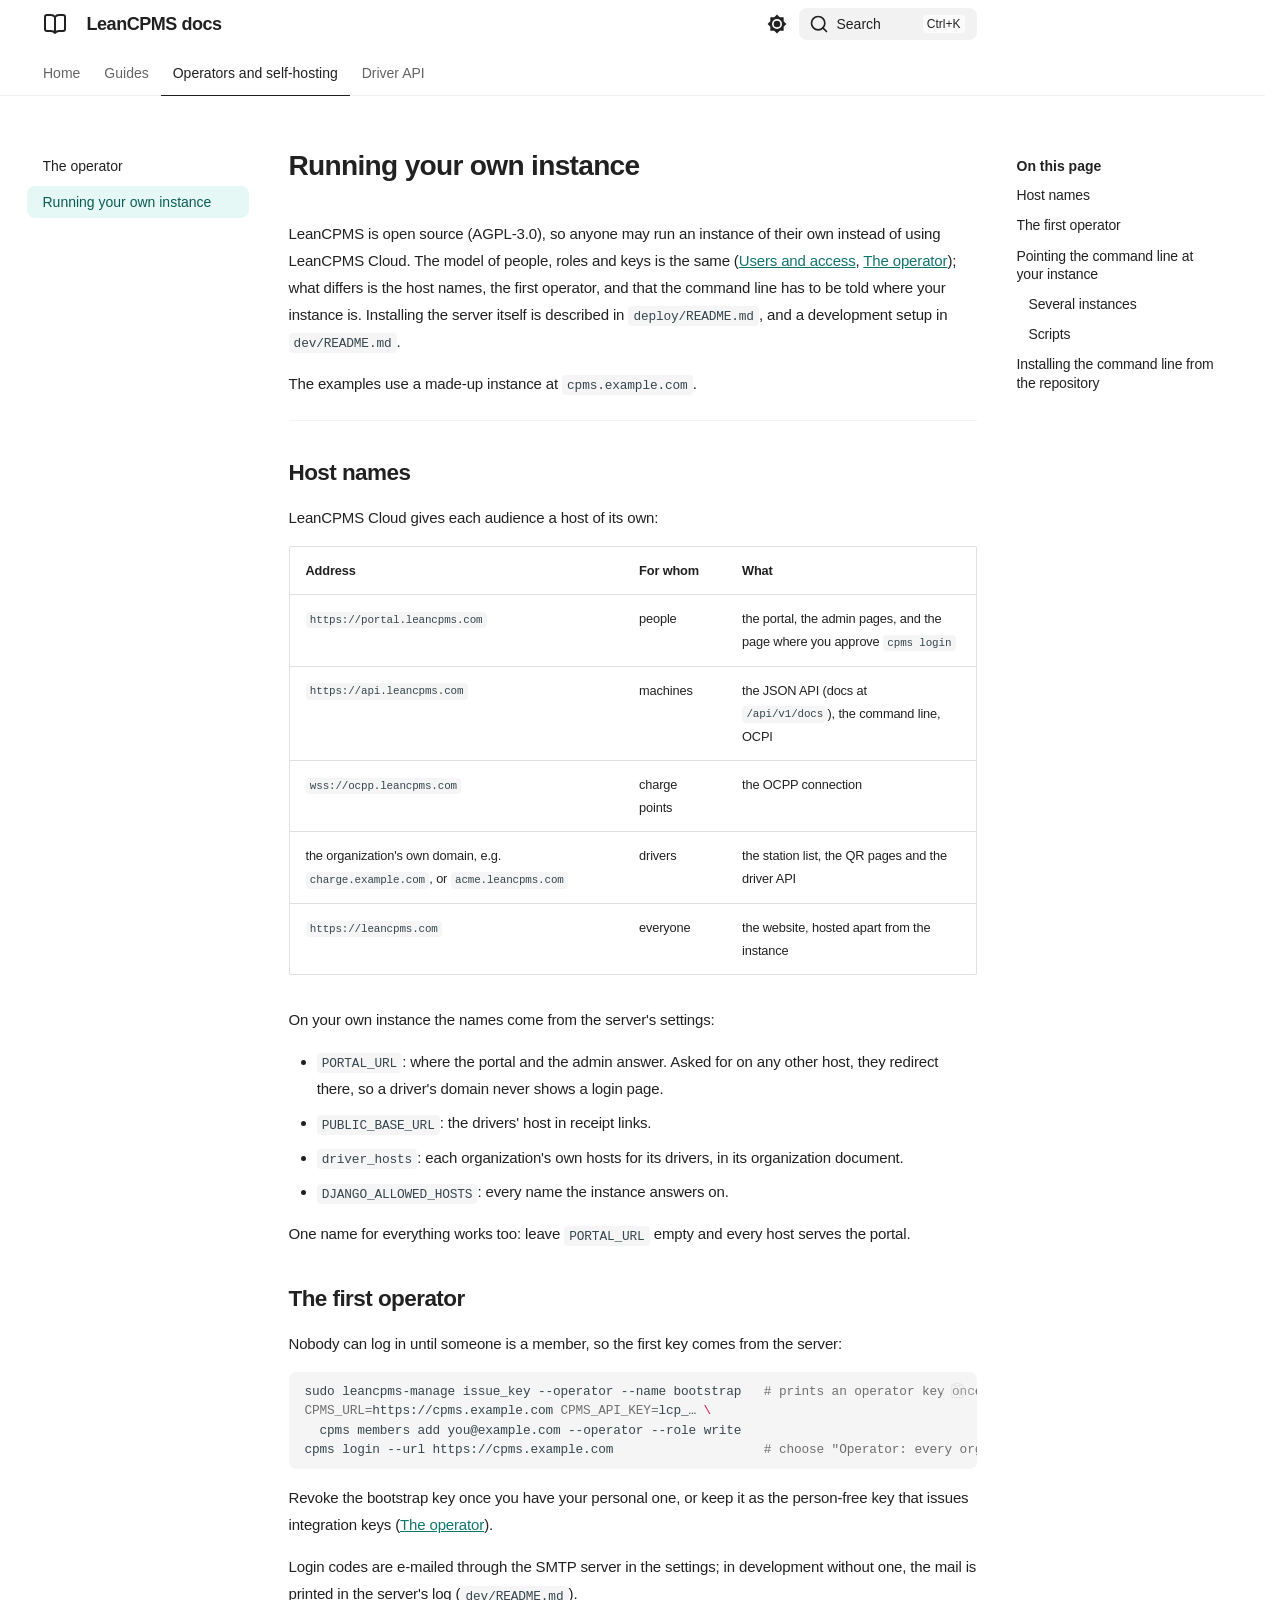
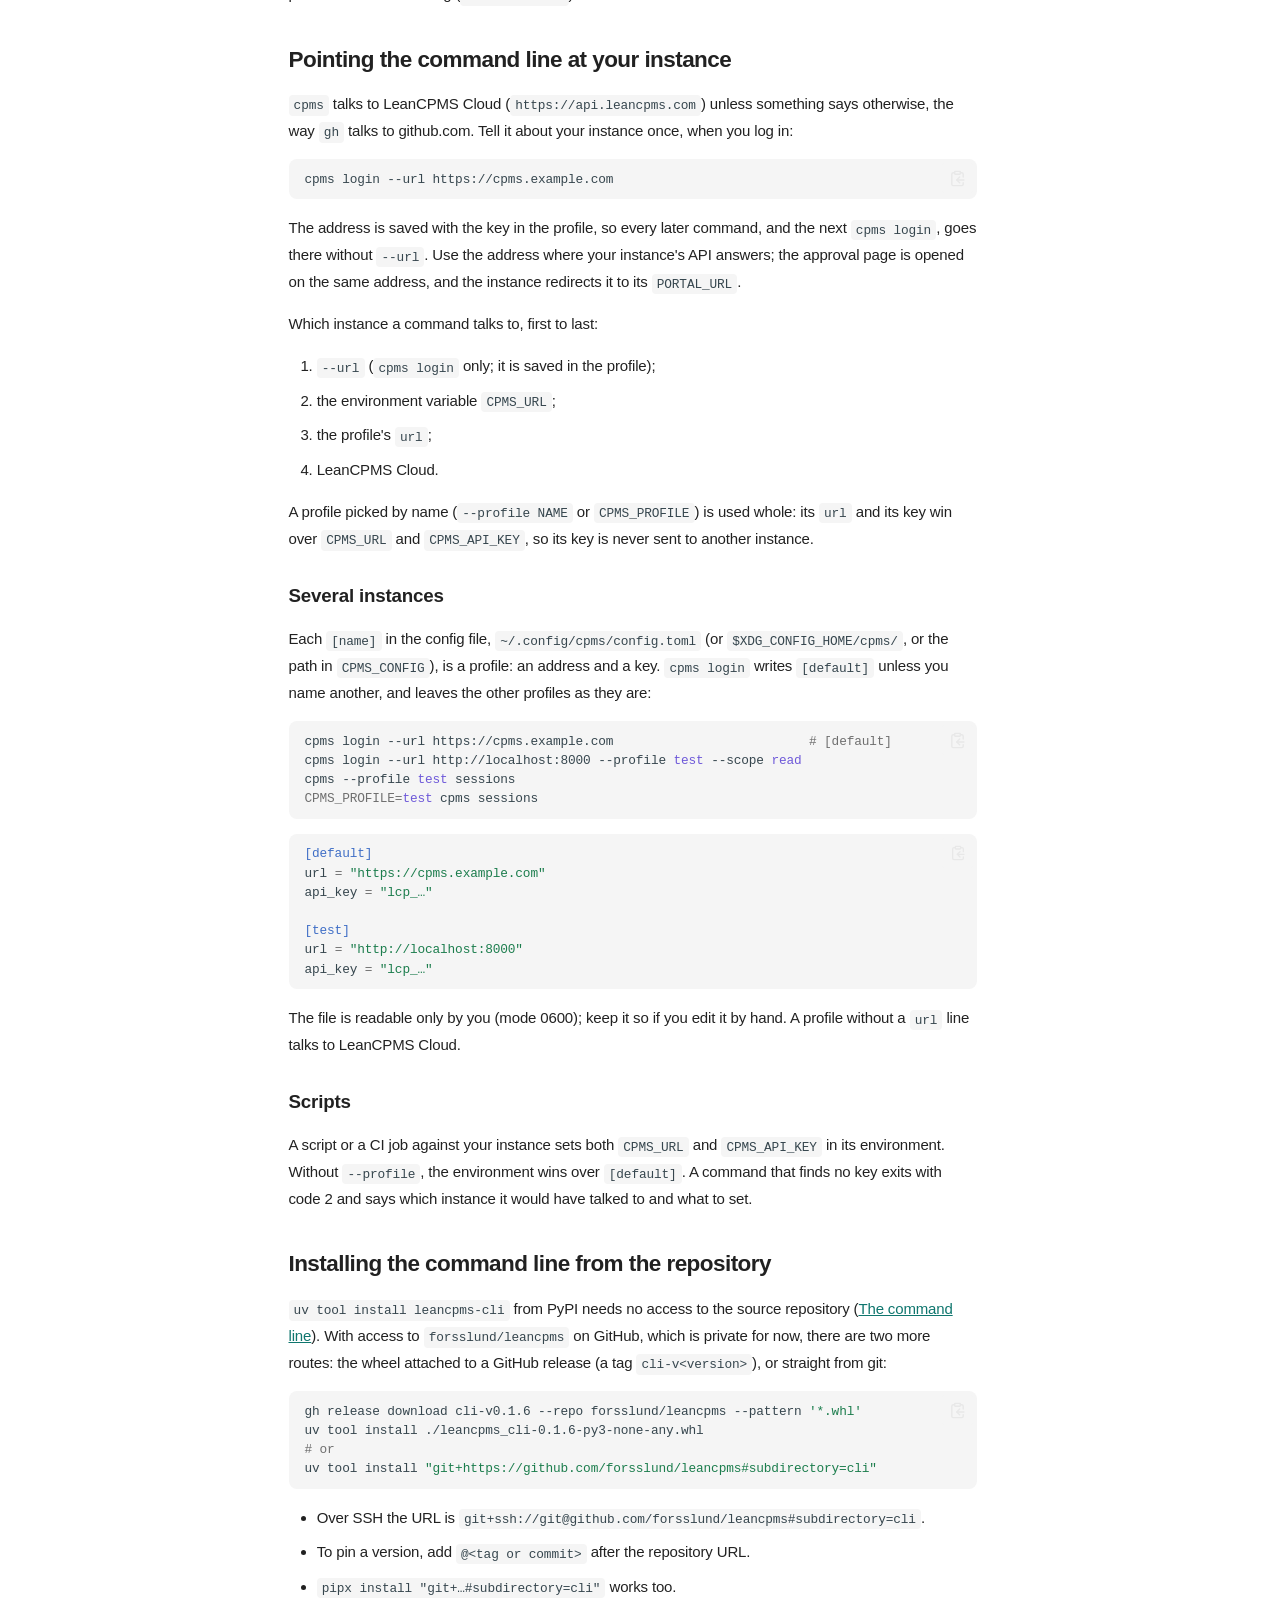
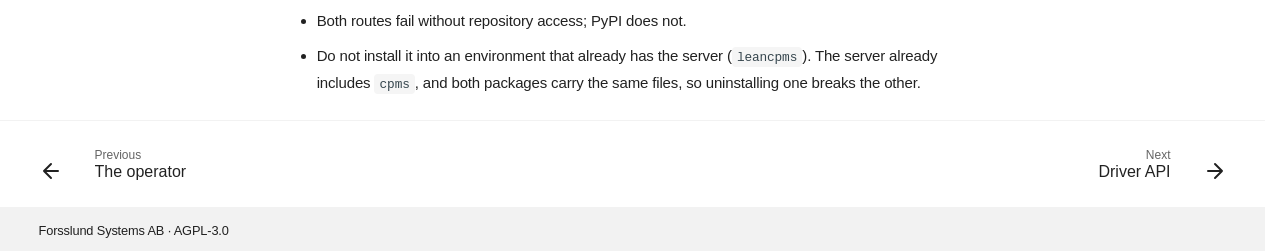
<file: docs/self-hosting/index.html>
<!doctype html>
<html lang="en" class="no-js">
  <head>
    
      <meta charset="utf-8">
      <meta name="viewport" content="width=device-width,initial-scale=1">
      
        <meta name="description" content="Documentation for LeanCPMS, the open-source charge point management system: users and access, the cpms command line, operating and self-hosting an instance, and the driver API.">
      
      
      
        <link rel="canonical" href="https://leancpms.com/docs/self-hosting/">
      
      
      
        <link rel="prev" href="../operators/">
      
      
        <link rel="next" href="../driver/">
      
      
        
      
      
      <link rel="icon" href="../assets/images/favicon.png">
      <meta name="generator" content="zensical-0.1.2">
    
    
      
        <title>Running your own instance - LeanCPMS docs</title>
      
    
    
      
        
      
      <link rel="stylesheet" href="../assets/stylesheets/modern/main.ebb7f775.min.css">
      
        
          
        
        <link rel="stylesheet" href="../assets/stylesheets/modern/palette.b60ce83d.min.css">
      
      


    
    
      
    
    
      
    
    
      <link rel="stylesheet" href="../stylesheets/extra.css">
    
    <script>__md_scope=new URL("..",location),__md_scope.pathname.endsWith("/")||(__md_scope=new URL(__md_scope.pathname+"/",location)),__md_hash=e=>[...e].reduce(((e,t)=>(e<<5)-e+t.charCodeAt(0)),0),__md_get=(e,t=localStorage,_=__md_scope)=>JSON.parse(t.getItem(_.pathname+"."+e)),__md_set=(e,t,_=localStorage,a=__md_scope)=>{try{_.setItem(a.pathname+"."+e,JSON.stringify(t))}catch(e){}},document.documentElement.setAttribute("data-platform",navigator.platform)</script>
    
      

    
    
  </head>
  
  
    
    
      
    
    
    
    
    <body dir="ltr" data-md-color-scheme="default" data-md-color-primary="teal" data-md-color-accent="teal">
  
    
    <input class="md-toggle" data-md-toggle="drawer" type="checkbox" id="__drawer" autocomplete="off">
    <input class="md-toggle" data-md-toggle="search" type="checkbox" id="__search" autocomplete="off">
    <label class="md-overlay" for="__drawer" aria-hidden="true"></label>
    <div data-md-component="skip">
      <a href="#__skip" class="md-skip">
        Skip to content
      </a>
    </div>
    <div data-md-component="announce">
      
    </div>
    
    
      

<header class="md-header" data-md-component="header">
  <nav class="md-header__inner md-grid" aria-label="Header">
    <a href="https://leancpms.com/" title="LeanCPMS docs" class="md-header__button md-logo" aria-label="LeanCPMS docs" data-md-component="logo">
      
  
  <svg xmlns="http://www.w3.org/2000/svg" fill="none" stroke="currentColor" stroke-linecap="round" stroke-linejoin="round" stroke-width="2" class="lucide lucide-book-open" viewBox="0 0 24 24"><path d="M12 5v16M20.001 19A2 2 0 0 0 22 17V5a2 2 0 0 0-1.999-2L16 3.002A5 5 0 0 0 12 5a5 5 0 0 0-4-2H4a2 2 0 0 0-2 2v12a2 2 0 0 0 1.999 2H8a5 5 0 0 1 4 2 5 5 0 0 1 4-2z"/></svg>

    </a>
    <label class="md-header__button md-icon" for="__drawer">
      
      <svg xmlns="http://www.w3.org/2000/svg" fill="none" stroke="currentColor" stroke-linecap="round" stroke-linejoin="round" stroke-width="2" class="lucide lucide-menu" viewBox="0 0 24 24"><path d="M4 5h16M4 12h16M4 19h16"/></svg>
      <span class="md-visually-hidden">Navigation</span>
    </label>
    <div class="md-header__title" data-md-component="header-title">
      <div class="md-header__ellipsis">
        <div class="md-header__topic">
          <span class="md-ellipsis">
            LeanCPMS docs
          </span>
        </div>
        <div class="md-header__topic" data-md-component="header-topic">
          <span class="md-ellipsis">
            
              Running your own instance
            
          </span>
        </div>
      </div>
    </div>
    
      
        <form class="md-header__option" data-md-component="palette">
  
    
    
    
    <input class="md-option" data-md-color-media="(prefers-color-scheme: light)" data-md-color-scheme="default" data-md-color-primary="teal" data-md-color-accent="teal"  aria-label="Dark mode"  type="radio" name="__palette" id="__palette_0">
    
      <label class="md-header__button md-icon" title="Dark mode" for="__palette_1" hidden>
        <svg xmlns="http://www.w3.org/2000/svg" viewBox="0 0 24 24"><path d="M12 8a4 4 0 0 0-4 4 4 4 0 0 0 4 4 4 4 0 0 0 4-4 4 4 0 0 0-4-4m0 10a6 6 0 0 1-6-6 6 6 0 0 1 6-6 6 6 0 0 1 6 6 6 6 0 0 1-6 6m8-9.31V4h-4.69L12 .69 8.69 4H4v4.69L.69 12 4 15.31V20h4.69L12 23.31 15.31 20H20v-4.69L23.31 12z"/></svg>
      </label>
    
  
    
    
    
    <input class="md-option" data-md-color-media="(prefers-color-scheme: dark)" data-md-color-scheme="slate" data-md-color-primary="teal" data-md-color-accent="teal"  aria-label="Light mode"  type="radio" name="__palette" id="__palette_1">
    
      <label class="md-header__button md-icon" title="Light mode" for="__palette_0" hidden>
        <svg xmlns="http://www.w3.org/2000/svg" viewBox="0 0 24 24"><path d="M12 18c-.89 0-1.74-.2-2.5-.55C11.56 16.5 13 14.42 13 12s-1.44-4.5-3.5-5.45C10.26 6.2 11.11 6 12 6a6 6 0 0 1 6 6 6 6 0 0 1-6 6m8-9.31V4h-4.69L12 .69 8.69 4H4v4.69L.69 12 4 15.31V20h4.69L12 23.31 15.31 20H20v-4.69L23.31 12z"/></svg>
      </label>
    
  
</form>
      
    
    
      <script>var palette=__md_get("__palette");if(palette&&palette.color){if("(prefers-color-scheme)"===palette.color.media){var media=matchMedia("(prefers-color-scheme: light)"),input=document.querySelector(media.matches?"[data-md-color-media='(prefers-color-scheme: light)']":"[data-md-color-media='(prefers-color-scheme: dark)']");palette.color.media=input.getAttribute("data-md-color-media"),palette.color.scheme=input.getAttribute("data-md-color-scheme"),palette.color.primary=input.getAttribute("data-md-color-primary"),palette.color.accent=input.getAttribute("data-md-color-accent")}for(var[key,value]of Object.entries(palette.color))document.body.setAttribute("data-md-color-"+key,value)}</script>
    
    
    
      
      
        <label class="md-header__button md-icon" for="__search">
          
          <svg xmlns="http://www.w3.org/2000/svg" fill="none" stroke="currentColor" stroke-linecap="round" stroke-linejoin="round" stroke-width="2" class="lucide lucide-search" viewBox="0 0 24 24"><path d="m21 21-4.34-4.34"/><circle cx="11" cy="11" r="8"/></svg>
          <span class="md-visually-hidden">Search</span>
        </label>
        <div class="md-search" data-md-component="search" role="dialog" aria-label="Search">
  <button type="button" class="md-search__button">
    Search
  </button>
</div>
      
    
    <div class="md-header__source">
      
    </div>
  </nav>
  
</header>
    
    <div class="md-container" data-md-component="container">
      
      
        
          
            
<nav class="md-tabs" aria-label="Tabs" data-md-component="tabs">
  <div class="md-grid">
    <ul class="md-tabs__list">
      
        
  
  
  
  
    <li class="md-tabs__item">
      <a href="./.." class="md-tabs__link">
        
  
  Home

      </a>
    </li>
  

      
        
  
  
  
  
    
      
      
        
      
        
      
    
    
    
    
      <li class="md-tabs__item">
        <a href="../users-and-access/" class="md-tabs__link">
          
  
  Guides

        </a>
      </li>
    
  

      
        
  
  
  
    
  
  
    
      
      
        
      
        
      
    
    
    
    
      <li class="md-tabs__item md-tabs__item--active">
        <a href="../operators/" class="md-tabs__link">
          
  
  Operators and self-hosting

        </a>
      </li>
    
  

      
        
  
  
  
  
    <li class="md-tabs__item">
      <a href="../driver/" class="md-tabs__link">
        
  
  Driver API

      </a>
    </li>
  

      
    </ul>
  </div>
</nav>
          
        
      
      <main class="md-main" data-md-component="main">
        <div class="md-main__inner md-grid">
          
            
              
              <div class="md-sidebar md-sidebar--primary" data-md-component="sidebar" data-md-type="navigation" >
                <div class="md-sidebar__scrollwrap">
                  <div class="md-sidebar__inner">
                    


  


<nav class="md-nav md-nav--primary md-nav--lifted" aria-label="Navigation" data-md-level="0">
  <label class="md-nav__title" for="__drawer">
    <a href="https://leancpms.com/" title="LeanCPMS docs" class="md-nav__button md-logo" aria-label="LeanCPMS docs" data-md-component="logo">
      
  
  <svg xmlns="http://www.w3.org/2000/svg" fill="none" stroke="currentColor" stroke-linecap="round" stroke-linejoin="round" stroke-width="2" class="lucide lucide-book-open" viewBox="0 0 24 24"><path d="M12 5v16M20.001 19A2 2 0 0 0 22 17V5a2 2 0 0 0-1.999-2L16 3.002A5 5 0 0 0 12 5a5 5 0 0 0-4-2H4a2 2 0 0 0-2 2v12a2 2 0 0 0 1.999 2H8a5 5 0 0 1 4 2 5 5 0 0 1 4-2z"/></svg>

    </a>
    LeanCPMS docs
  </label>
  
  <ul class="md-nav__list" data-md-scrollfix>
    
      
      
  
  
  
  
    <li class="md-nav__item">
      <a href="./.." class="md-nav__link">
        
  
  
  <span class="md-ellipsis">
    
  
  Home

    
  </span>
  
  

      </a>
    </li>
  

    
      
      
  
  
  
  
    
    
      
        
      
        
      
    
    
    
      
      
        
      
    
    
    <li class="md-nav__item md-nav__item--nested">
      
        
        
        <input class="md-nav__toggle md-toggle " type="checkbox" id="__nav_2" >
        
          
          <label class="md-nav__link" for="__nav_2" id="__nav_2_label" tabindex="0">
            
  
  
  <span class="md-ellipsis">
    
  
  Guides

    
  </span>
  
  

            <span class="md-nav__icon md-icon"></span>
          </label>
        
        
          <nav class="md-nav" data-md-level="1" aria-labelledby="__nav_2_label" aria-expanded="false">
            <label class="md-nav__title" for="__nav_2">
              <span class="md-nav__icon md-icon"></span>
              
  
  Guides

            </label>
            <ul class="md-nav__list" data-md-scrollfix>
              
                
                  
  
  
  
  
    <li class="md-nav__item">
      <a href="../users-and-access/" class="md-nav__link">
        
  
  
  <span class="md-ellipsis">
    
  
  Users and access

    
  </span>
  
  

      </a>
    </li>
  

                
              
                
                  
  
  
  
  
    <li class="md-nav__item">
      <a href="../cli/" class="md-nav__link">
        
  
  
  <span class="md-ellipsis">
    
  
  The command line

    
  </span>
  
  

      </a>
    </li>
  

                
              
            </ul>
          </nav>
        
      
    </li>
  

    
      
      
  
  
    
  
  
  
    
    
      
        
      
        
      
    
    
    
      
        
        
      
      
        
      
    
    
    <li class="md-nav__item md-nav__item--active md-nav__item--section md-nav__item--nested">
      
        
        
        <input class="md-nav__toggle md-toggle " type="checkbox" id="__nav_3" checked>
        
          
          <label class="md-nav__link" for="__nav_3" id="__nav_3_label" tabindex="">
            
  
  
  <span class="md-ellipsis">
    
  
  Operators and self-hosting

    
  </span>
  
  

            <span class="md-nav__icon md-icon"></span>
          </label>
        
        
          <nav class="md-nav" data-md-level="1" aria-labelledby="__nav_3_label" aria-expanded="true">
            <label class="md-nav__title" for="__nav_3">
              <span class="md-nav__icon md-icon"></span>
              
  
  Operators and self-hosting

            </label>
            <ul class="md-nav__list" data-md-scrollfix>
              
                
                  
  
  
  
  
    <li class="md-nav__item">
      <a href="../operators/" class="md-nav__link">
        
  
  
  <span class="md-ellipsis">
    
  
  The operator

    
  </span>
  
  

      </a>
    </li>
  

                
              
                
                  
  
  
    
  
  
  
    <li class="md-nav__item md-nav__item--active">
      
      
      
      
        
      
      
        <label class="md-nav__link md-nav__link--active" for="__toc">
          
  
  
  <span class="md-ellipsis">
    
  
  Running your own instance

    
  </span>
  
  

          <span class="md-nav__icon md-icon"></span>
        </label>
      
      <a href="././" class="md-nav__link md-nav__link--active">
        
  
  
  <span class="md-ellipsis">
    
  
  Running your own instance

    
  </span>
  
  

      </a>
      
        


<nav class="md-nav md-nav--secondary" aria-label="On this page">
  
  
  
    
  
  
    <label class="md-nav__title" for="__toc">
      <span class="md-nav__icon md-icon"></span>
      On this page
    </label>
    <ul class="md-nav__list" data-md-component="toc" data-md-scrollfix>
      
        <li class="md-nav__item">
  <a href="#host-names" class="md-nav__link">
    <span class="md-ellipsis">
      <span class="md-typeset">
        Host names
      </span>
    </span>
  </a>
  
</li>
      
        <li class="md-nav__item">
  <a href="#the-first-operator" class="md-nav__link">
    <span class="md-ellipsis">
      <span class="md-typeset">
        The first operator
      </span>
    </span>
  </a>
  
</li>
      
        <li class="md-nav__item">
  <a href="#pointing-the-command-line-at-your-instance" class="md-nav__link">
    <span class="md-ellipsis">
      <span class="md-typeset">
        Pointing the command line at your instance
      </span>
    </span>
  </a>
  
    <nav class="md-nav" aria-label="Pointing the command line at your instance">
      <ul class="md-nav__list">
        
          <li class="md-nav__item">
  <a href="#several-instances" class="md-nav__link">
    <span class="md-ellipsis">
      <span class="md-typeset">
        Several instances
      </span>
    </span>
  </a>
  
</li>
        
          <li class="md-nav__item">
  <a href="#scripts" class="md-nav__link">
    <span class="md-ellipsis">
      <span class="md-typeset">
        Scripts
      </span>
    </span>
  </a>
  
</li>
        
      </ul>
    </nav>
  
</li>
      
        <li class="md-nav__item">
  <a href="#installing-the-command-line-from-the-repository" class="md-nav__link">
    <span class="md-ellipsis">
      <span class="md-typeset">
        Installing the command line from the repository
      </span>
    </span>
  </a>
  
</li>
      
    </ul>
  
</nav>
      
    </li>
  

                
              
            </ul>
          </nav>
        
      
    </li>
  

    
      
      
  
  
  
  
    <li class="md-nav__item">
      <a href="../driver/" class="md-nav__link">
        
  
  
  <span class="md-ellipsis">
    
  
  Driver API

    
  </span>
  
  

      </a>
    </li>
  

    
  </ul>
</nav>
                  </div>
                </div>
              </div>
            
            
              
              <div class="md-sidebar md-sidebar--secondary" data-md-component="sidebar" data-md-type="toc" >
                <div class="md-sidebar__scrollwrap">
                  
                    
                    
                    
                      
                    
                    
                      <input class="md-nav__toggle md-toggle" type="checkbox" id="__toc">
                      <div class="md-sidebar-button__wrapper">
                        <label class="md-sidebar-button" for="__toc"></label>
                      </div>
                    
                  
                  <div class="md-sidebar__inner">
                    


<nav class="md-nav md-nav--secondary" aria-label="On this page">
  
  
  
    
  
  
    <label class="md-nav__title" for="__toc">
      <span class="md-nav__icon md-icon"></span>
      On this page
    </label>
    <ul class="md-nav__list" data-md-component="toc" data-md-scrollfix>
      
        <li class="md-nav__item">
  <a href="#host-names" class="md-nav__link">
    <span class="md-ellipsis">
      <span class="md-typeset">
        Host names
      </span>
    </span>
  </a>
  
</li>
      
        <li class="md-nav__item">
  <a href="#the-first-operator" class="md-nav__link">
    <span class="md-ellipsis">
      <span class="md-typeset">
        The first operator
      </span>
    </span>
  </a>
  
</li>
      
        <li class="md-nav__item">
  <a href="#pointing-the-command-line-at-your-instance" class="md-nav__link">
    <span class="md-ellipsis">
      <span class="md-typeset">
        Pointing the command line at your instance
      </span>
    </span>
  </a>
  
    <nav class="md-nav" aria-label="Pointing the command line at your instance">
      <ul class="md-nav__list">
        
          <li class="md-nav__item">
  <a href="#several-instances" class="md-nav__link">
    <span class="md-ellipsis">
      <span class="md-typeset">
        Several instances
      </span>
    </span>
  </a>
  
</li>
        
          <li class="md-nav__item">
  <a href="#scripts" class="md-nav__link">
    <span class="md-ellipsis">
      <span class="md-typeset">
        Scripts
      </span>
    </span>
  </a>
  
</li>
        
      </ul>
    </nav>
  
</li>
      
        <li class="md-nav__item">
  <a href="#installing-the-command-line-from-the-repository" class="md-nav__link">
    <span class="md-ellipsis">
      <span class="md-typeset">
        Installing the command line from the repository
      </span>
    </span>
  </a>
  
</li>
      
    </ul>
  
</nav>
                  </div>
                </div>
              </div>
            
          
          
            <div class="md-content" data-md-component="content">
              
              <article class="md-content__inner md-typeset">
                <a id="__skip" tabindex="-1"></a>
                
                  


<h1 id="running-your-own-instance">Running your own instance<a class="headerlink" href="#running-your-own-instance" title="Permanent link">&para;</a></h1>
<p>LeanCPMS is open source (AGPL-3.0), so anyone may run an instance of
their own instead of using LeanCPMS Cloud. The model of people, roles and
keys is the same (<a href="../users-and-access/">Users and access</a>,
<a href="../operators/">The operator</a>); what differs is the host names, the first
operator, and that the command line has to be told where your instance
is. Installing the server itself is described in <code>deploy/README.md</code>, and
a development setup in <code>dev/README.md</code>.</p>
<p>The examples use a made-up instance at <code>cpms.example.com</code>.</p>
<hr />
<h2 id="host-names">Host names<a class="headerlink" href="#host-names" title="Permanent link">&para;</a></h2>
<p>LeanCPMS Cloud gives each audience a host of its own:</p>
<table>
<thead>
<tr>
<th>Address</th>
<th>For whom</th>
<th>What</th>
</tr>
</thead>
<tbody>
<tr>
<td><code>https://portal.leancpms.com</code></td>
<td>people</td>
<td>the portal, the admin pages, and the page where you approve <code>cpms login</code></td>
</tr>
<tr>
<td><code>https://api.leancpms.com</code></td>
<td>machines</td>
<td>the JSON API (docs at <code>/api/v1/docs</code>), the command line, OCPI</td>
</tr>
<tr>
<td><code>wss://ocpp.leancpms.com</code></td>
<td>charge points</td>
<td>the OCPP connection</td>
</tr>
<tr>
<td>the organization's own domain, e.g. <code>charge.example.com</code>, or <code>acme.leancpms.com</code></td>
<td>drivers</td>
<td>the station list, the QR pages and the driver API</td>
</tr>
<tr>
<td><code>https://leancpms.com</code></td>
<td>everyone</td>
<td>the website, hosted apart from the instance</td>
</tr>
</tbody>
</table>
<p>On your own instance the names come from the server's settings:</p>
<ul>
<li><code>PORTAL_URL</code>: where the portal and the admin answer. Asked for on any
  other host, they redirect there, so a driver's domain never shows a
  login page.</li>
<li><code>PUBLIC_BASE_URL</code>: the drivers' host in receipt links.</li>
<li><code>driver_hosts</code>: each organization's own hosts for its drivers, in its
  organization document.</li>
<li><code>DJANGO_ALLOWED_HOSTS</code>: every name the instance answers on.</li>
</ul>
<p>One name for everything works too: leave <code>PORTAL_URL</code> empty and every host
serves the portal.</p>
<h2 id="the-first-operator">The first operator<a class="headerlink" href="#the-first-operator" title="Permanent link">&para;</a></h2>
<p>Nobody can log in until someone is a member, so the first key comes from
the server:</p>
<div class="highlight"><pre><span></span><code>sudo<span class="w"> </span>leancpms-manage<span class="w"> </span>issue_key<span class="w"> </span>--operator<span class="w"> </span>--name<span class="w"> </span>bootstrap<span class="w">   </span><span class="c1"># prints an operator key once</span>
<span class="nv">CPMS_URL</span><span class="o">=</span>https://cpms.example.com<span class="w"> </span><span class="nv">CPMS_API_KEY</span><span class="o">=</span>lcp_…<span class="w"> </span><span class="se">\</span>
<span class="w">  </span>cpms<span class="w"> </span>members<span class="w"> </span>add<span class="w"> </span>you@example.com<span class="w"> </span>--operator<span class="w"> </span>--role<span class="w"> </span>write
cpms<span class="w"> </span>login<span class="w"> </span>--url<span class="w"> </span>https://cpms.example.com<span class="w">                    </span><span class="c1"># choose "Operator: every organization"</span>
</code></pre></div>
<p>Revoke the bootstrap key once you have your personal one, or keep it as
the person-free key that issues integration keys
(<a href="../operators/#3-keys-with-no-person-in-their-chain">The operator</a>).</p>
<p>Login codes are e-mailed through the SMTP server in the settings; in
development without one, the mail is printed in the server's log
(<code>dev/README.md</code>).</p>
<h2 id="pointing-the-command-line-at-your-instance">Pointing the command line at your instance<a class="headerlink" href="#pointing-the-command-line-at-your-instance" title="Permanent link">&para;</a></h2>
<p><code>cpms</code> talks to LeanCPMS Cloud (<code>https://api.leancpms.com</code>) unless
something says otherwise, the way <code>gh</code> talks to github.com. Tell it about
your instance once, when you log in:</p>
<div class="highlight"><pre><span></span><code>cpms<span class="w"> </span>login<span class="w"> </span>--url<span class="w"> </span>https://cpms.example.com
</code></pre></div>
<p>The address is saved with the key in the profile, so every later command,
and the next <code>cpms login</code>, goes there without <code>--url</code>. Use the address
where your instance's API answers; the approval page is opened on the
same address, and the instance redirects it to its <code>PORTAL_URL</code>.</p>
<p>Which instance a command talks to, first to last:</p>
<ol type="1">
<li><code>--url</code> (<code>cpms login</code> only; it is saved in the profile);</li>
<li>the environment variable <code>CPMS_URL</code>;</li>
<li>the profile's <code>url</code>;</li>
<li>LeanCPMS Cloud.</li>
</ol>
<p>A profile picked by name (<code>--profile NAME</code> or <code>CPMS_PROFILE</code>) is used
whole: its <code>url</code> and its key win over <code>CPMS_URL</code> and <code>CPMS_API_KEY</code>, so
its key is never sent to another instance.</p>
<h3 id="several-instances">Several instances<a class="headerlink" href="#several-instances" title="Permanent link">&para;</a></h3>
<p>Each <code>[name]</code> in the config file, <code>~/.config/cpms/config.toml</code> (or
<code>$XDG_CONFIG_HOME/cpms/</code>, or the path in <code>CPMS_CONFIG</code>), is a profile: an
address and a key. <code>cpms login</code> writes <code>[default]</code> unless you name
another, and leaves the other profiles as they are:</p>
<div class="highlight"><pre><span></span><code>cpms<span class="w"> </span>login<span class="w"> </span>--url<span class="w"> </span>https://cpms.example.com<span class="w">                          </span><span class="c1"># [default]</span>
cpms<span class="w"> </span>login<span class="w"> </span>--url<span class="w"> </span>http://localhost:8000<span class="w"> </span>--profile<span class="w"> </span><span class="nb">test</span><span class="w"> </span>--scope<span class="w"> </span><span class="nb">read</span>
cpms<span class="w"> </span>--profile<span class="w"> </span><span class="nb">test</span><span class="w"> </span>sessions
<span class="nv">CPMS_PROFILE</span><span class="o">=</span><span class="nb">test</span><span class="w"> </span>cpms<span class="w"> </span>sessions
</code></pre></div>
<div class="highlight"><pre><span></span><code><span class="k">[default]</span>
<span class="n">url</span><span class="w"> </span><span class="o">=</span><span class="w"> </span><span class="s2">"https://cpms.example.com"</span>
<span class="n">api_key</span><span class="w"> </span><span class="o">=</span><span class="w"> </span><span class="s2">"lcp_…"</span>

<span class="k">[test]</span>
<span class="n">url</span><span class="w"> </span><span class="o">=</span><span class="w"> </span><span class="s2">"http://localhost:8000"</span>
<span class="n">api_key</span><span class="w"> </span><span class="o">=</span><span class="w"> </span><span class="s2">"lcp_…"</span>
</code></pre></div>
<p>The file is readable only by you (mode 0600); keep it so if you edit it by
hand. A profile without a <code>url</code> line talks to LeanCPMS Cloud.</p>
<h3 id="scripts">Scripts<a class="headerlink" href="#scripts" title="Permanent link">&para;</a></h3>
<p>A script or a CI job against your instance sets both <code>CPMS_URL</code> and
<code>CPMS_API_KEY</code> in its environment. Without <code>--profile</code>, the environment
wins over <code>[default]</code>. A command that finds no key exits with code 2 and
says which instance it would have talked to and what to set.</p>
<h2 id="installing-the-command-line-from-the-repository">Installing the command line from the repository<a class="headerlink" href="#installing-the-command-line-from-the-repository" title="Permanent link">&para;</a></h2>
<p><code>uv tool install leancpms-cli</code> from PyPI needs no access to the source
repository (<a href="../cli/#install">The command line</a>). With access to
<code>forsslund/leancpms</code> on GitHub, which is private for now, there are two
more routes: the wheel attached to a GitHub release (a tag
<code>cli-v&lt;version&gt;</code>), or straight from git:</p>
<div class="highlight"><pre><span></span><code>gh<span class="w"> </span>release<span class="w"> </span>download<span class="w"> </span>cli-v0.1.6<span class="w"> </span>--repo<span class="w"> </span>forsslund/leancpms<span class="w"> </span>--pattern<span class="w"> </span><span class="s1">'*.whl'</span>
uv<span class="w"> </span>tool<span class="w"> </span>install<span class="w"> </span>./leancpms_cli-0.1.6-py3-none-any.whl
<span class="c1"># or</span>
uv<span class="w"> </span>tool<span class="w"> </span>install<span class="w"> </span><span class="s2">"git+https://github.com/forsslund/leancpms#subdirectory=cli"</span>
</code></pre></div>
<ul>
<li>Over SSH the URL is
  <code>git+ssh://git@github.com/forsslund/leancpms#subdirectory=cli</code>.</li>
<li>To pin a version, add <code>@&lt;tag or commit&gt;</code> after the repository URL.</li>
<li><code>pipx install "git+…#subdirectory=cli"</code> works too.</li>
<li>Both routes fail without repository access; PyPI does not.</li>
<li>Do not install it into an environment that already has the server
  (<code>leancpms</code>). The server already includes <code>cpms</code>, and both packages
  carry the same files, so uninstalling one breaks the other.</li>
</ul>














                
              </article>
            </div>
          
          
<script>var target=document.getElementById(location.hash.slice(1));target&&target.name&&(target.checked=target.name.startsWith("__tabbed_"))</script>
        </div>
        
          <button type="button" class="md-top md-icon" data-md-component="top" hidden>
  
  <svg xmlns="http://www.w3.org/2000/svg" fill="none" stroke="currentColor" stroke-linecap="round" stroke-linejoin="round" stroke-width="2" class="lucide lucide-circle-arrow-up" viewBox="0 0 24 24"><circle cx="12" cy="12" r="10"/><path d="m16 12-4-4-4 4M12 16V8"/></svg>
  Back to top
</button>
        
      </main>
      
        <footer class="md-footer">
  
    
      
      <nav class="md-footer__inner md-grid" aria-label="Footer" >
        
          
          <a href="../operators/" class="md-footer__link md-footer__link--prev" aria-label="Previous: The operator">
            <div class="md-footer__button md-icon">
              
              <svg xmlns="http://www.w3.org/2000/svg" fill="none" stroke="currentColor" stroke-linecap="round" stroke-linejoin="round" stroke-width="2" class="lucide lucide-arrow-left" viewBox="0 0 24 24"><path d="m12 19-7-7 7-7M19 12H5"/></svg>
            </div>
            <div class="md-footer__title">
              <span class="md-footer__direction">
                Previous
              </span>
              <div class="md-ellipsis">
                The operator
              </div>
            </div>
          </a>
        
        
          
          <a href="../driver/" class="md-footer__link md-footer__link--next" aria-label="Next: Driver API">
            <div class="md-footer__title">
              <span class="md-footer__direction">
                Next
              </span>
              <div class="md-ellipsis">
                Driver API
              </div>
            </div>
            <div class="md-footer__button md-icon">
              
              <svg xmlns="http://www.w3.org/2000/svg" fill="none" stroke="currentColor" stroke-linecap="round" stroke-linejoin="round" stroke-width="2" class="lucide lucide-arrow-right" viewBox="0 0 24 24"><path d="M5 12h14M12 5l7 7-7 7"/></svg>
            </div>
          </a>
        
      </nav>
    
  
  <div class="md-footer-meta md-typeset">
    <div class="md-footer-meta__inner md-grid">
      <div class="md-copyright">
  
    <div class="md-copyright__highlight">
      Forsslund Systems AB · AGPL-3.0
    </div>
  
  
</div>
      
    </div>
  </div>
</footer>
      
    </div>
    <div class="md-dialog" data-md-component="dialog" role="status" aria-atomic="true">
      <div class="md-dialog__inner md-typeset"></div>
    </div>
    
    
    
      
      
      
      
        
        
      <script id="__config" type="application/json">{"annotate":null,"base":"..","features":["navigation.tabs","navigation.sections","navigation.top","navigation.footer","navigation.indexes","toc.follow","search.highlight","content.code.copy"],"redirect":null,"search":"../assets/javascripts/workers/search.719e0d91.min.js","tags":null,"translations":{"clipboard.copied":"Copied to clipboard","clipboard.copy":"Copy to clipboard","clipboard.error":"Could not copy to clipboard","search.result.more.one":"1 more on this page","search.result.more.other":"# more on this page","search.result.none":"No matching documents","search.result.one":"1 matching document","search.result.other":"# matching documents","search.result.placeholder":"Type to start searching","search.result.term.missing":"Missing","select.version":"Select version"},"version":null}</script>
    
    
      <script src="../assets/javascripts/bundle.3cb411a8.min.js"></script>
      
    
  </body>
</html>
</file>
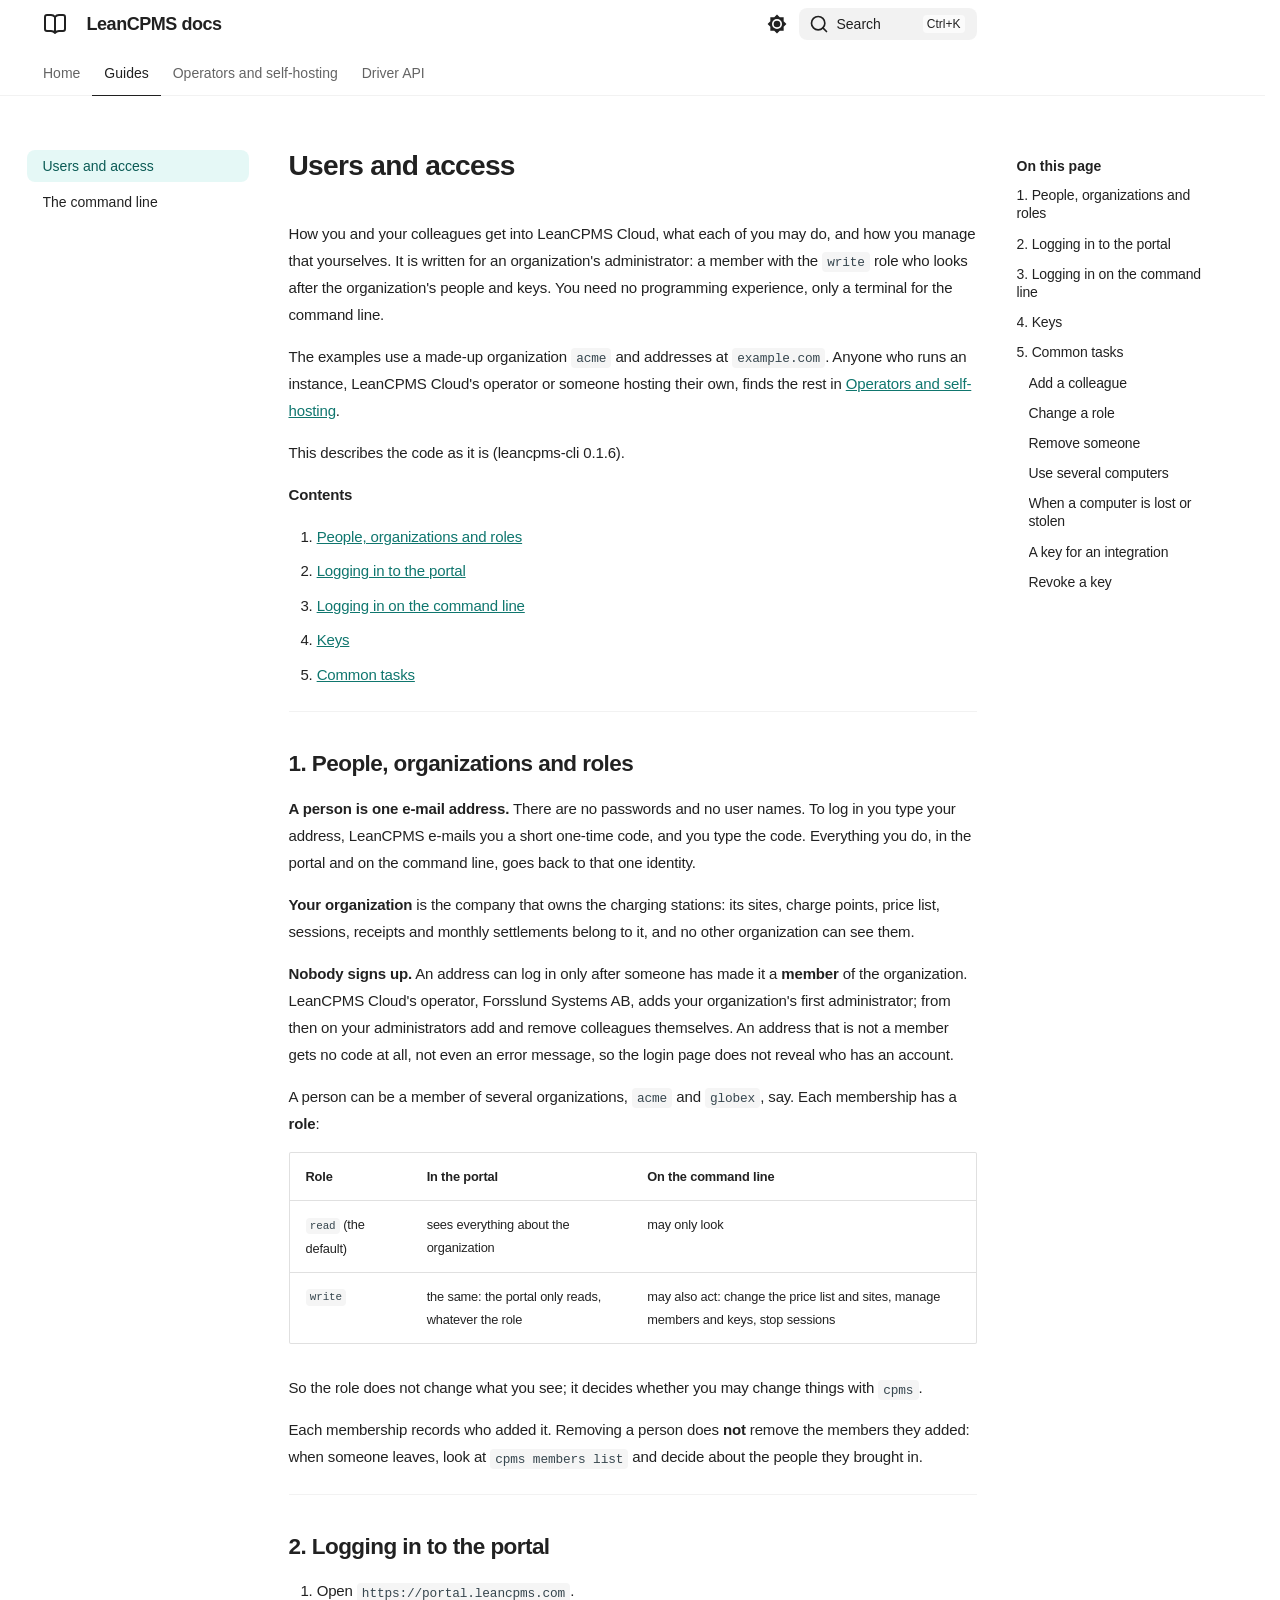
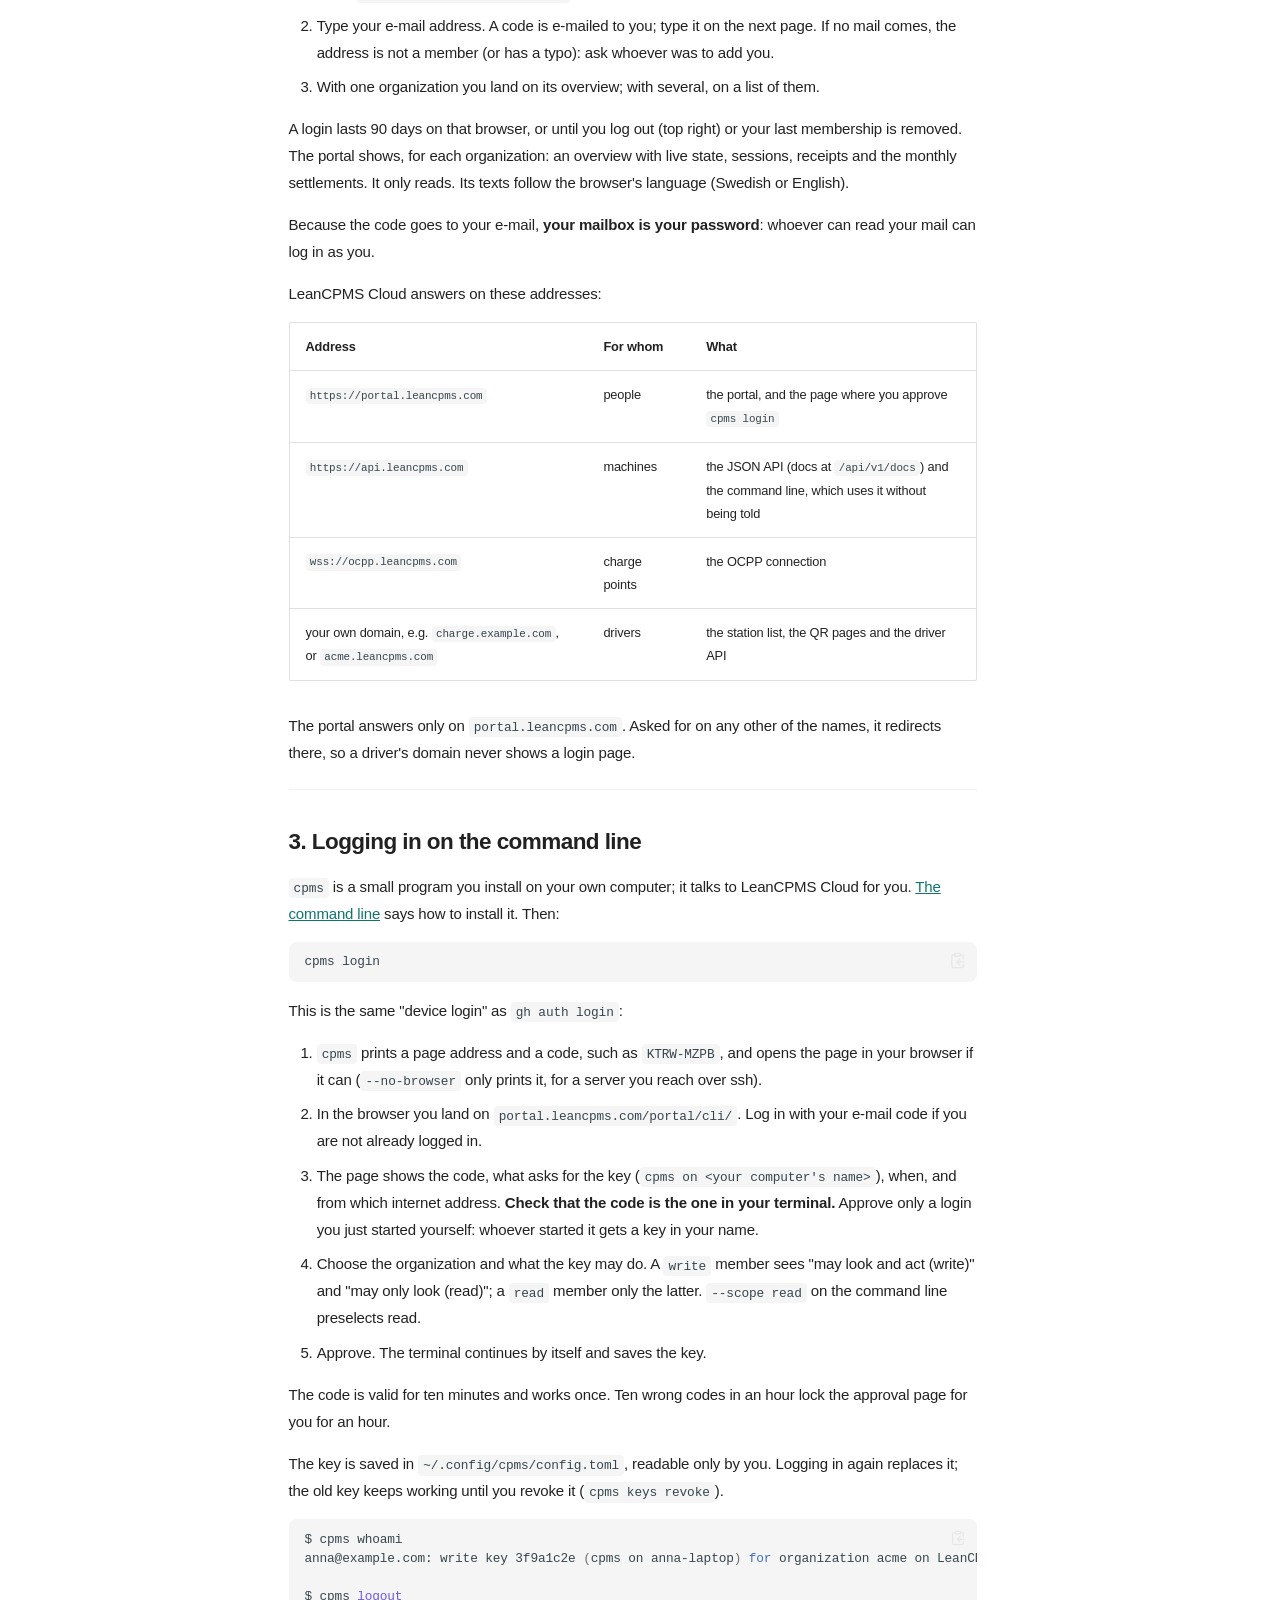
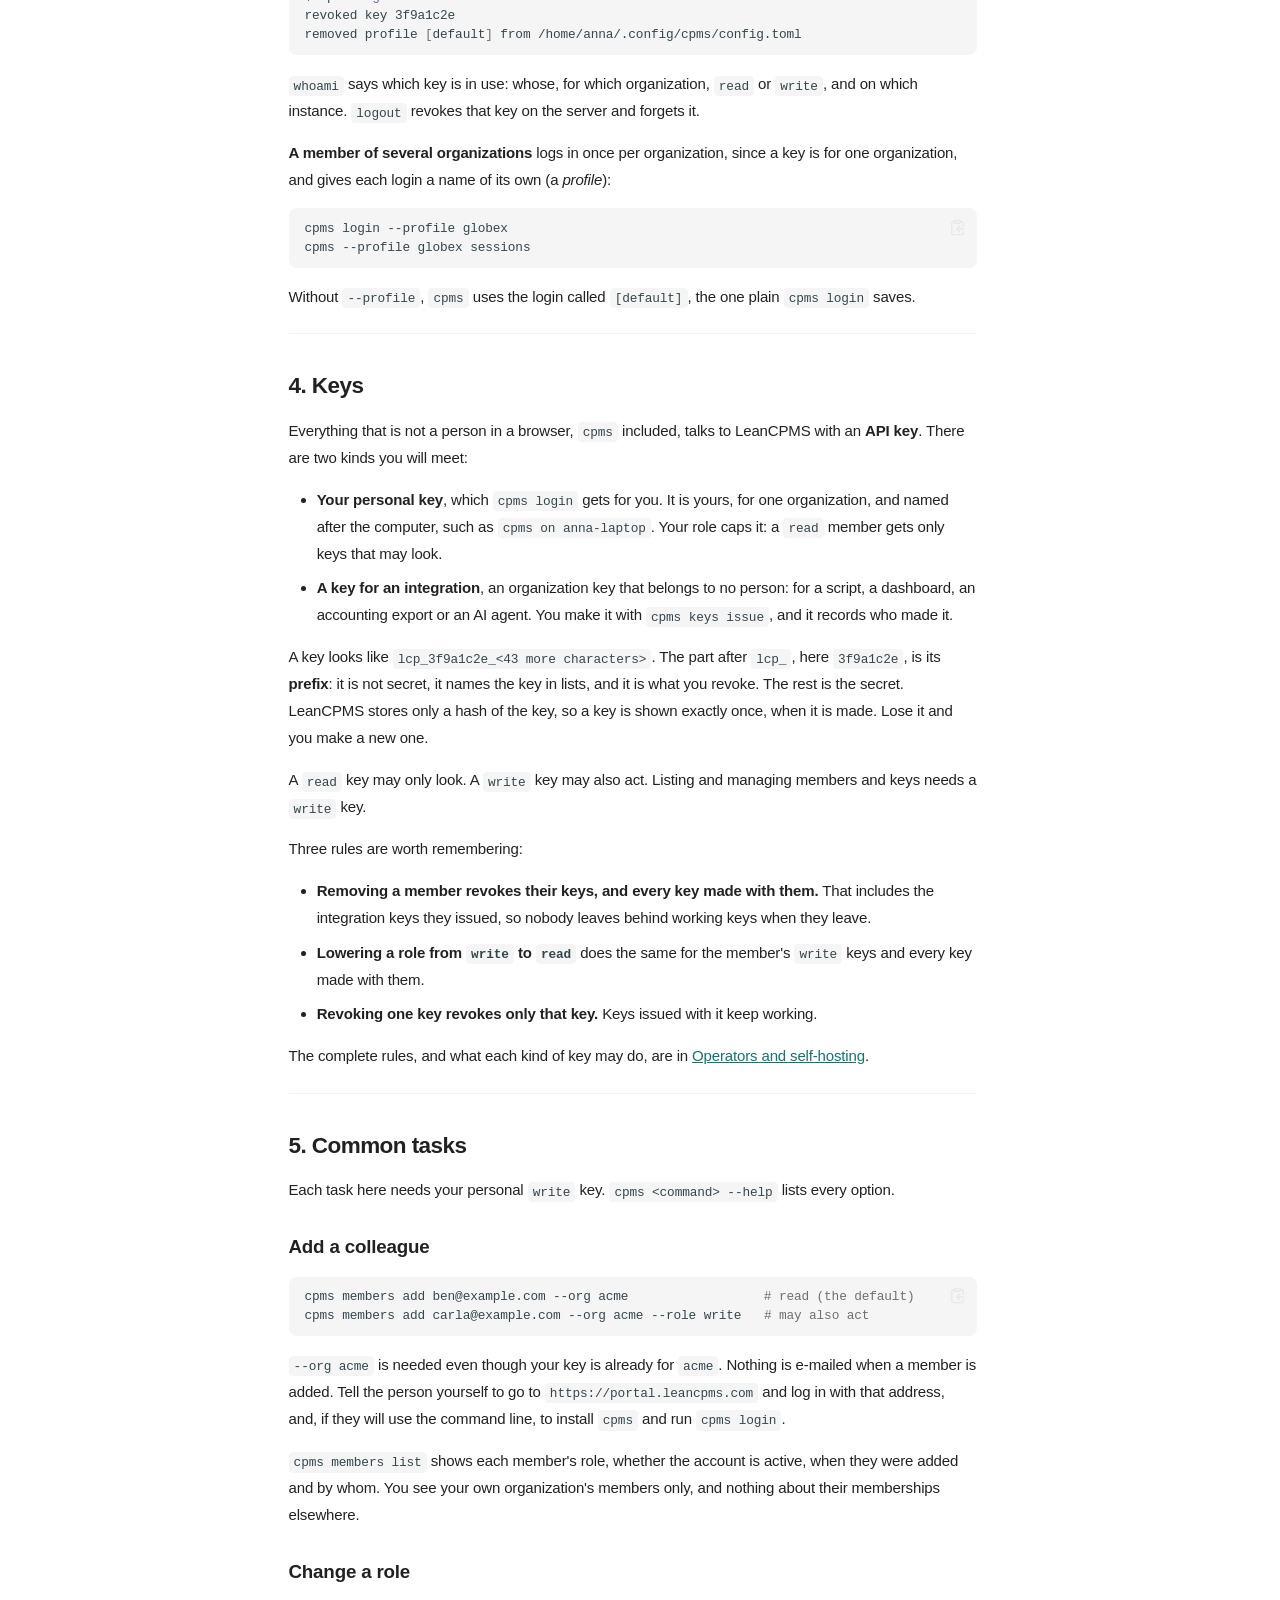
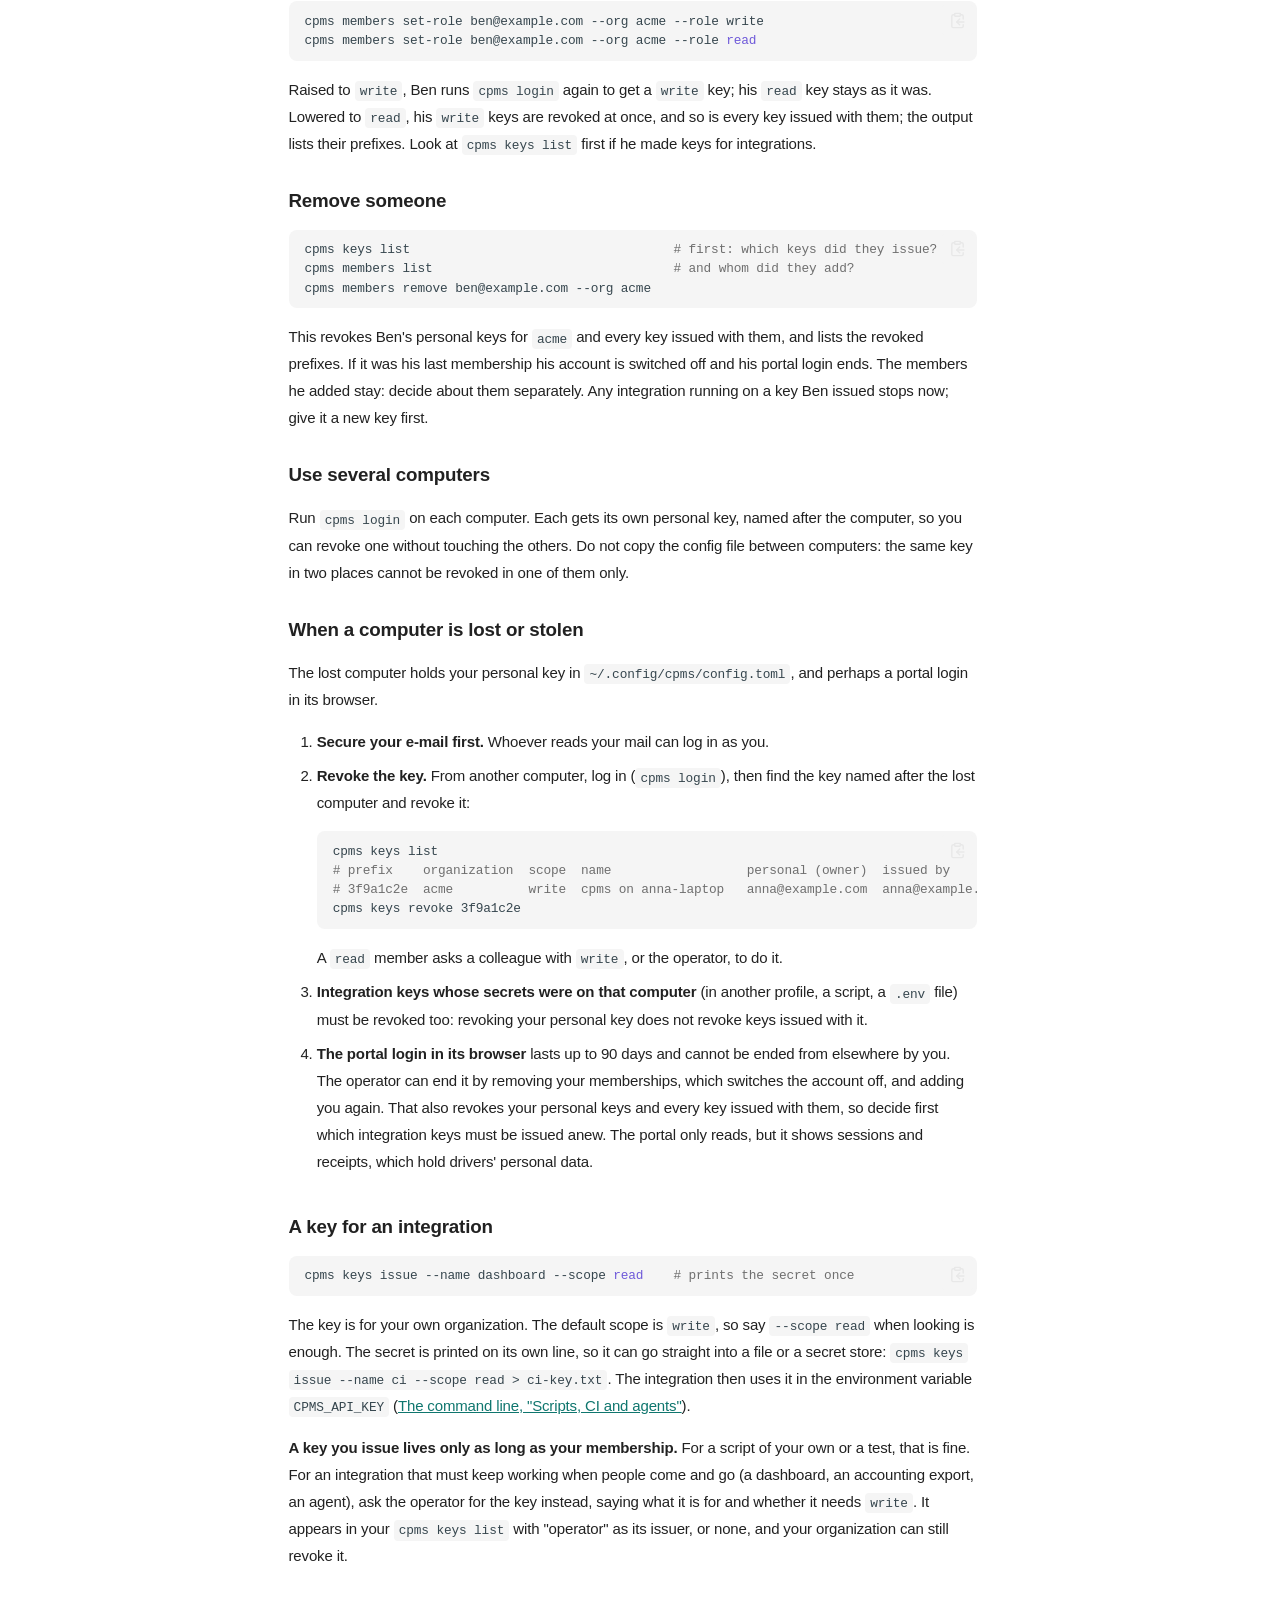
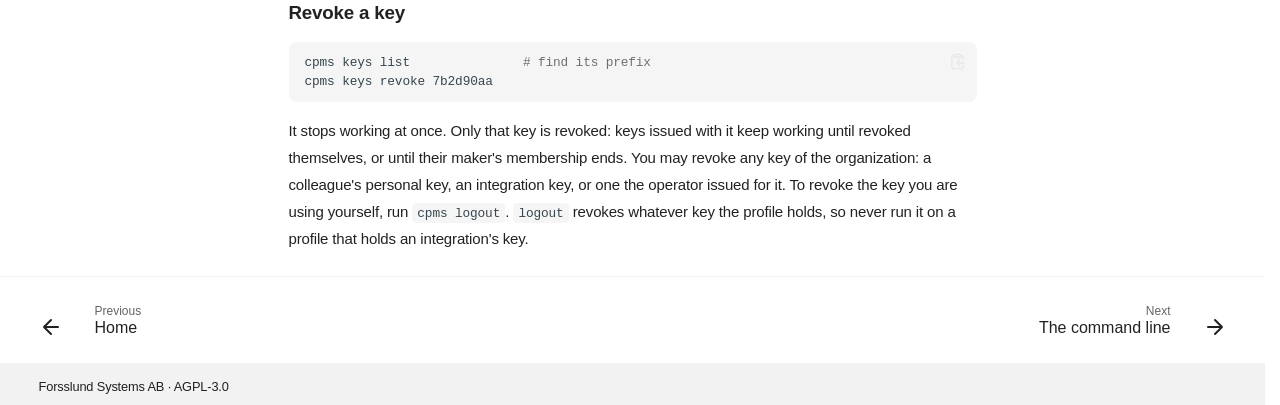
<file: docs/users-and-access/index.html>
<!doctype html>
<html lang="en" class="no-js">
  <head>
    
      <meta charset="utf-8">
      <meta name="viewport" content="width=device-width,initial-scale=1">
      
        <meta name="description" content="Documentation for LeanCPMS, the open-source charge point management system: users and access, the cpms command line, operating and self-hosting an instance, and the driver API.">
      
      
      
        <link rel="canonical" href="https://leancpms.com/docs/users-and-access/">
      
      
      
        <link rel="prev" href="./..">
      
      
        <link rel="next" href="../cli/">
      
      
        
      
      
      <link rel="icon" href="../assets/images/favicon.png">
      <meta name="generator" content="zensical-0.1.2">
    
    
      
        <title>Users and access - LeanCPMS docs</title>
      
    
    
      
        
      
      <link rel="stylesheet" href="../assets/stylesheets/modern/main.ebb7f775.min.css">
      
        
          
        
        <link rel="stylesheet" href="../assets/stylesheets/modern/palette.b60ce83d.min.css">
      
      


    
    
      
    
    
      
    
    
      <link rel="stylesheet" href="../stylesheets/extra.css">
    
    <script>__md_scope=new URL("..",location),__md_scope.pathname.endsWith("/")||(__md_scope=new URL(__md_scope.pathname+"/",location)),__md_hash=e=>[...e].reduce(((e,t)=>(e<<5)-e+t.charCodeAt(0)),0),__md_get=(e,t=localStorage,_=__md_scope)=>JSON.parse(t.getItem(_.pathname+"."+e)),__md_set=(e,t,_=localStorage,a=__md_scope)=>{try{_.setItem(a.pathname+"."+e,JSON.stringify(t))}catch(e){}},document.documentElement.setAttribute("data-platform",navigator.platform)</script>
    
      

    
    
  </head>
  
  
    
    
      
    
    
    
    
    <body dir="ltr" data-md-color-scheme="default" data-md-color-primary="teal" data-md-color-accent="teal">
  
    
    <input class="md-toggle" data-md-toggle="drawer" type="checkbox" id="__drawer" autocomplete="off">
    <input class="md-toggle" data-md-toggle="search" type="checkbox" id="__search" autocomplete="off">
    <label class="md-overlay" for="__drawer" aria-hidden="true"></label>
    <div data-md-component="skip">
      <a href="#__skip" class="md-skip">
        Skip to content
      </a>
    </div>
    <div data-md-component="announce">
      
    </div>
    
    
      

<header class="md-header" data-md-component="header">
  <nav class="md-header__inner md-grid" aria-label="Header">
    <a href="https://leancpms.com/" title="LeanCPMS docs" class="md-header__button md-logo" aria-label="LeanCPMS docs" data-md-component="logo">
      
  
  <svg xmlns="http://www.w3.org/2000/svg" fill="none" stroke="currentColor" stroke-linecap="round" stroke-linejoin="round" stroke-width="2" class="lucide lucide-book-open" viewBox="0 0 24 24"><path d="M12 5v16M20.001 19A2 2 0 0 0 22 17V5a2 2 0 0 0-1.999-2L16 3.002A5 5 0 0 0 12 5a5 5 0 0 0-4-2H4a2 2 0 0 0-2 2v12a2 2 0 0 0 1.999 2H8a5 5 0 0 1 4 2 5 5 0 0 1 4-2z"/></svg>

    </a>
    <label class="md-header__button md-icon" for="__drawer">
      
      <svg xmlns="http://www.w3.org/2000/svg" fill="none" stroke="currentColor" stroke-linecap="round" stroke-linejoin="round" stroke-width="2" class="lucide lucide-menu" viewBox="0 0 24 24"><path d="M4 5h16M4 12h16M4 19h16"/></svg>
      <span class="md-visually-hidden">Navigation</span>
    </label>
    <div class="md-header__title" data-md-component="header-title">
      <div class="md-header__ellipsis">
        <div class="md-header__topic">
          <span class="md-ellipsis">
            LeanCPMS docs
          </span>
        </div>
        <div class="md-header__topic" data-md-component="header-topic">
          <span class="md-ellipsis">
            
              Users and access
            
          </span>
        </div>
      </div>
    </div>
    
      
        <form class="md-header__option" data-md-component="palette">
  
    
    
    
    <input class="md-option" data-md-color-media="(prefers-color-scheme: light)" data-md-color-scheme="default" data-md-color-primary="teal" data-md-color-accent="teal"  aria-label="Dark mode"  type="radio" name="__palette" id="__palette_0">
    
      <label class="md-header__button md-icon" title="Dark mode" for="__palette_1" hidden>
        <svg xmlns="http://www.w3.org/2000/svg" viewBox="0 0 24 24"><path d="M12 8a4 4 0 0 0-4 4 4 4 0 0 0 4 4 4 4 0 0 0 4-4 4 4 0 0 0-4-4m0 10a6 6 0 0 1-6-6 6 6 0 0 1 6-6 6 6 0 0 1 6 6 6 6 0 0 1-6 6m8-9.31V4h-4.69L12 .69 8.69 4H4v4.69L.69 12 4 15.31V20h4.69L12 23.31 15.31 20H20v-4.69L23.31 12z"/></svg>
      </label>
    
  
    
    
    
    <input class="md-option" data-md-color-media="(prefers-color-scheme: dark)" data-md-color-scheme="slate" data-md-color-primary="teal" data-md-color-accent="teal"  aria-label="Light mode"  type="radio" name="__palette" id="__palette_1">
    
      <label class="md-header__button md-icon" title="Light mode" for="__palette_0" hidden>
        <svg xmlns="http://www.w3.org/2000/svg" viewBox="0 0 24 24"><path d="M12 18c-.89 0-1.74-.2-2.5-.55C11.56 16.5 13 14.42 13 12s-1.44-4.5-3.5-5.45C10.26 6.2 11.11 6 12 6a6 6 0 0 1 6 6 6 6 0 0 1-6 6m8-9.31V4h-4.69L12 .69 8.69 4H4v4.69L.69 12 4 15.31V20h4.69L12 23.31 15.31 20H20v-4.69L23.31 12z"/></svg>
      </label>
    
  
</form>
      
    
    
      <script>var palette=__md_get("__palette");if(palette&&palette.color){if("(prefers-color-scheme)"===palette.color.media){var media=matchMedia("(prefers-color-scheme: light)"),input=document.querySelector(media.matches?"[data-md-color-media='(prefers-color-scheme: light)']":"[data-md-color-media='(prefers-color-scheme: dark)']");palette.color.media=input.getAttribute("data-md-color-media"),palette.color.scheme=input.getAttribute("data-md-color-scheme"),palette.color.primary=input.getAttribute("data-md-color-primary"),palette.color.accent=input.getAttribute("data-md-color-accent")}for(var[key,value]of Object.entries(palette.color))document.body.setAttribute("data-md-color-"+key,value)}</script>
    
    
    
      
      
        <label class="md-header__button md-icon" for="__search">
          
          <svg xmlns="http://www.w3.org/2000/svg" fill="none" stroke="currentColor" stroke-linecap="round" stroke-linejoin="round" stroke-width="2" class="lucide lucide-search" viewBox="0 0 24 24"><path d="m21 21-4.34-4.34"/><circle cx="11" cy="11" r="8"/></svg>
          <span class="md-visually-hidden">Search</span>
        </label>
        <div class="md-search" data-md-component="search" role="dialog" aria-label="Search">
  <button type="button" class="md-search__button">
    Search
  </button>
</div>
      
    
    <div class="md-header__source">
      
    </div>
  </nav>
  
</header>
    
    <div class="md-container" data-md-component="container">
      
      
        
          
            
<nav class="md-tabs" aria-label="Tabs" data-md-component="tabs">
  <div class="md-grid">
    <ul class="md-tabs__list">
      
        
  
  
  
  
    <li class="md-tabs__item">
      <a href="./.." class="md-tabs__link">
        
  
  Home

      </a>
    </li>
  

      
        
  
  
  
    
  
  
    
      
      
        
      
        
      
    
    
    
    
      <li class="md-tabs__item md-tabs__item--active">
        <a href="././" class="md-tabs__link">
          
  
  Guides

        </a>
      </li>
    
  

      
        
  
  
  
  
    
      
      
        
      
        
      
    
    
    
    
      <li class="md-tabs__item">
        <a href="../operators/" class="md-tabs__link">
          
  
  Operators and self-hosting

        </a>
      </li>
    
  

      
        
  
  
  
  
    <li class="md-tabs__item">
      <a href="../driver/" class="md-tabs__link">
        
  
  Driver API

      </a>
    </li>
  

      
    </ul>
  </div>
</nav>
          
        
      
      <main class="md-main" data-md-component="main">
        <div class="md-main__inner md-grid">
          
            
              
              <div class="md-sidebar md-sidebar--primary" data-md-component="sidebar" data-md-type="navigation" >
                <div class="md-sidebar__scrollwrap">
                  <div class="md-sidebar__inner">
                    


  


<nav class="md-nav md-nav--primary md-nav--lifted" aria-label="Navigation" data-md-level="0">
  <label class="md-nav__title" for="__drawer">
    <a href="https://leancpms.com/" title="LeanCPMS docs" class="md-nav__button md-logo" aria-label="LeanCPMS docs" data-md-component="logo">
      
  
  <svg xmlns="http://www.w3.org/2000/svg" fill="none" stroke="currentColor" stroke-linecap="round" stroke-linejoin="round" stroke-width="2" class="lucide lucide-book-open" viewBox="0 0 24 24"><path d="M12 5v16M20.001 19A2 2 0 0 0 22 17V5a2 2 0 0 0-1.999-2L16 3.002A5 5 0 0 0 12 5a5 5 0 0 0-4-2H4a2 2 0 0 0-2 2v12a2 2 0 0 0 1.999 2H8a5 5 0 0 1 4 2 5 5 0 0 1 4-2z"/></svg>

    </a>
    LeanCPMS docs
  </label>
  
  <ul class="md-nav__list" data-md-scrollfix>
    
      
      
  
  
  
  
    <li class="md-nav__item">
      <a href="./.." class="md-nav__link">
        
  
  
  <span class="md-ellipsis">
    
  
  Home

    
  </span>
  
  

      </a>
    </li>
  

    
      
      
  
  
    
  
  
  
    
    
      
        
      
        
      
    
    
    
      
        
        
      
      
        
      
    
    
    <li class="md-nav__item md-nav__item--active md-nav__item--section md-nav__item--nested">
      
        
        
        <input class="md-nav__toggle md-toggle " type="checkbox" id="__nav_2" checked>
        
          
          <label class="md-nav__link" for="__nav_2" id="__nav_2_label" tabindex="">
            
  
  
  <span class="md-ellipsis">
    
  
  Guides

    
  </span>
  
  

            <span class="md-nav__icon md-icon"></span>
          </label>
        
        
          <nav class="md-nav" data-md-level="1" aria-labelledby="__nav_2_label" aria-expanded="true">
            <label class="md-nav__title" for="__nav_2">
              <span class="md-nav__icon md-icon"></span>
              
  
  Guides

            </label>
            <ul class="md-nav__list" data-md-scrollfix>
              
                
                  
  
  
    
  
  
  
    <li class="md-nav__item md-nav__item--active">
      
      
      
      
        
      
      
        <label class="md-nav__link md-nav__link--active" for="__toc">
          
  
  
  <span class="md-ellipsis">
    
  
  Users and access

    
  </span>
  
  

          <span class="md-nav__icon md-icon"></span>
        </label>
      
      <a href="././" class="md-nav__link md-nav__link--active">
        
  
  
  <span class="md-ellipsis">
    
  
  Users and access

    
  </span>
  
  

      </a>
      
        


<nav class="md-nav md-nav--secondary" aria-label="On this page">
  
  
  
    
  
  
    <label class="md-nav__title" for="__toc">
      <span class="md-nav__icon md-icon"></span>
      On this page
    </label>
    <ul class="md-nav__list" data-md-component="toc" data-md-scrollfix>
      
        <li class="md-nav__item">
  <a href="#1-people-organizations-and-roles" class="md-nav__link">
    <span class="md-ellipsis">
      <span class="md-typeset">
        1. People, organizations and roles
      </span>
    </span>
  </a>
  
</li>
      
        <li class="md-nav__item">
  <a href="#2-logging-in-to-the-portal" class="md-nav__link">
    <span class="md-ellipsis">
      <span class="md-typeset">
        2. Logging in to the portal
      </span>
    </span>
  </a>
  
</li>
      
        <li class="md-nav__item">
  <a href="#3-logging-in-on-the-command-line" class="md-nav__link">
    <span class="md-ellipsis">
      <span class="md-typeset">
        3. Logging in on the command line
      </span>
    </span>
  </a>
  
</li>
      
        <li class="md-nav__item">
  <a href="#4-keys" class="md-nav__link">
    <span class="md-ellipsis">
      <span class="md-typeset">
        4. Keys
      </span>
    </span>
  </a>
  
</li>
      
        <li class="md-nav__item">
  <a href="#5-common-tasks" class="md-nav__link">
    <span class="md-ellipsis">
      <span class="md-typeset">
        5. Common tasks
      </span>
    </span>
  </a>
  
    <nav class="md-nav" aria-label="5. Common tasks">
      <ul class="md-nav__list">
        
          <li class="md-nav__item">
  <a href="#add-a-colleague" class="md-nav__link">
    <span class="md-ellipsis">
      <span class="md-typeset">
        Add a colleague
      </span>
    </span>
  </a>
  
</li>
        
          <li class="md-nav__item">
  <a href="#change-a-role" class="md-nav__link">
    <span class="md-ellipsis">
      <span class="md-typeset">
        Change a role
      </span>
    </span>
  </a>
  
</li>
        
          <li class="md-nav__item">
  <a href="#remove-someone" class="md-nav__link">
    <span class="md-ellipsis">
      <span class="md-typeset">
        Remove someone
      </span>
    </span>
  </a>
  
</li>
        
          <li class="md-nav__item">
  <a href="#use-several-computers" class="md-nav__link">
    <span class="md-ellipsis">
      <span class="md-typeset">
        Use several computers
      </span>
    </span>
  </a>
  
</li>
        
          <li class="md-nav__item">
  <a href="#when-a-computer-is-lost-or-stolen" class="md-nav__link">
    <span class="md-ellipsis">
      <span class="md-typeset">
        When a computer is lost or stolen
      </span>
    </span>
  </a>
  
</li>
        
          <li class="md-nav__item">
  <a href="#a-key-for-an-integration" class="md-nav__link">
    <span class="md-ellipsis">
      <span class="md-typeset">
        A key for an integration
      </span>
    </span>
  </a>
  
</li>
        
          <li class="md-nav__item">
  <a href="#revoke-a-key" class="md-nav__link">
    <span class="md-ellipsis">
      <span class="md-typeset">
        Revoke a key
      </span>
    </span>
  </a>
  
</li>
        
      </ul>
    </nav>
  
</li>
      
    </ul>
  
</nav>
      
    </li>
  

                
              
                
                  
  
  
  
  
    <li class="md-nav__item">
      <a href="../cli/" class="md-nav__link">
        
  
  
  <span class="md-ellipsis">
    
  
  The command line

    
  </span>
  
  

      </a>
    </li>
  

                
              
            </ul>
          </nav>
        
      
    </li>
  

    
      
      
  
  
  
  
    
    
      
        
      
        
      
    
    
    
      
      
        
      
    
    
    <li class="md-nav__item md-nav__item--nested">
      
        
        
        <input class="md-nav__toggle md-toggle " type="checkbox" id="__nav_3" >
        
          
          <label class="md-nav__link" for="__nav_3" id="__nav_3_label" tabindex="0">
            
  
  
  <span class="md-ellipsis">
    
  
  Operators and self-hosting

    
  </span>
  
  

            <span class="md-nav__icon md-icon"></span>
          </label>
        
        
          <nav class="md-nav" data-md-level="1" aria-labelledby="__nav_3_label" aria-expanded="false">
            <label class="md-nav__title" for="__nav_3">
              <span class="md-nav__icon md-icon"></span>
              
  
  Operators and self-hosting

            </label>
            <ul class="md-nav__list" data-md-scrollfix>
              
                
                  
  
  
  
  
    <li class="md-nav__item">
      <a href="../operators/" class="md-nav__link">
        
  
  
  <span class="md-ellipsis">
    
  
  The operator

    
  </span>
  
  

      </a>
    </li>
  

                
              
                
                  
  
  
  
  
    <li class="md-nav__item">
      <a href="../self-hosting/" class="md-nav__link">
        
  
  
  <span class="md-ellipsis">
    
  
  Running your own instance

    
  </span>
  
  

      </a>
    </li>
  

                
              
            </ul>
          </nav>
        
      
    </li>
  

    
      
      
  
  
  
  
    <li class="md-nav__item">
      <a href="../driver/" class="md-nav__link">
        
  
  
  <span class="md-ellipsis">
    
  
  Driver API

    
  </span>
  
  

      </a>
    </li>
  

    
  </ul>
</nav>
                  </div>
                </div>
              </div>
            
            
              
              <div class="md-sidebar md-sidebar--secondary" data-md-component="sidebar" data-md-type="toc" >
                <div class="md-sidebar__scrollwrap">
                  
                    
                    
                    
                      
                    
                    
                      <input class="md-nav__toggle md-toggle" type="checkbox" id="__toc">
                      <div class="md-sidebar-button__wrapper">
                        <label class="md-sidebar-button" for="__toc"></label>
                      </div>
                    
                  
                  <div class="md-sidebar__inner">
                    


<nav class="md-nav md-nav--secondary" aria-label="On this page">
  
  
  
    
  
  
    <label class="md-nav__title" for="__toc">
      <span class="md-nav__icon md-icon"></span>
      On this page
    </label>
    <ul class="md-nav__list" data-md-component="toc" data-md-scrollfix>
      
        <li class="md-nav__item">
  <a href="#1-people-organizations-and-roles" class="md-nav__link">
    <span class="md-ellipsis">
      <span class="md-typeset">
        1. People, organizations and roles
      </span>
    </span>
  </a>
  
</li>
      
        <li class="md-nav__item">
  <a href="#2-logging-in-to-the-portal" class="md-nav__link">
    <span class="md-ellipsis">
      <span class="md-typeset">
        2. Logging in to the portal
      </span>
    </span>
  </a>
  
</li>
      
        <li class="md-nav__item">
  <a href="#3-logging-in-on-the-command-line" class="md-nav__link">
    <span class="md-ellipsis">
      <span class="md-typeset">
        3. Logging in on the command line
      </span>
    </span>
  </a>
  
</li>
      
        <li class="md-nav__item">
  <a href="#4-keys" class="md-nav__link">
    <span class="md-ellipsis">
      <span class="md-typeset">
        4. Keys
      </span>
    </span>
  </a>
  
</li>
      
        <li class="md-nav__item">
  <a href="#5-common-tasks" class="md-nav__link">
    <span class="md-ellipsis">
      <span class="md-typeset">
        5. Common tasks
      </span>
    </span>
  </a>
  
    <nav class="md-nav" aria-label="5. Common tasks">
      <ul class="md-nav__list">
        
          <li class="md-nav__item">
  <a href="#add-a-colleague" class="md-nav__link">
    <span class="md-ellipsis">
      <span class="md-typeset">
        Add a colleague
      </span>
    </span>
  </a>
  
</li>
        
          <li class="md-nav__item">
  <a href="#change-a-role" class="md-nav__link">
    <span class="md-ellipsis">
      <span class="md-typeset">
        Change a role
      </span>
    </span>
  </a>
  
</li>
        
          <li class="md-nav__item">
  <a href="#remove-someone" class="md-nav__link">
    <span class="md-ellipsis">
      <span class="md-typeset">
        Remove someone
      </span>
    </span>
  </a>
  
</li>
        
          <li class="md-nav__item">
  <a href="#use-several-computers" class="md-nav__link">
    <span class="md-ellipsis">
      <span class="md-typeset">
        Use several computers
      </span>
    </span>
  </a>
  
</li>
        
          <li class="md-nav__item">
  <a href="#when-a-computer-is-lost-or-stolen" class="md-nav__link">
    <span class="md-ellipsis">
      <span class="md-typeset">
        When a computer is lost or stolen
      </span>
    </span>
  </a>
  
</li>
        
          <li class="md-nav__item">
  <a href="#a-key-for-an-integration" class="md-nav__link">
    <span class="md-ellipsis">
      <span class="md-typeset">
        A key for an integration
      </span>
    </span>
  </a>
  
</li>
        
          <li class="md-nav__item">
  <a href="#revoke-a-key" class="md-nav__link">
    <span class="md-ellipsis">
      <span class="md-typeset">
        Revoke a key
      </span>
    </span>
  </a>
  
</li>
        
      </ul>
    </nav>
  
</li>
      
    </ul>
  
</nav>
                  </div>
                </div>
              </div>
            
          
          
            <div class="md-content" data-md-component="content">
              
              <article class="md-content__inner md-typeset">
                <a id="__skip" tabindex="-1"></a>
                
                  


<h1 id="users-and-access">Users and access<a class="headerlink" href="#users-and-access" title="Permanent link">&para;</a></h1>
<p>How you and your colleagues get into LeanCPMS Cloud, what each of you may
do, and how you manage that yourselves. It is written for an
organization's administrator: a member with the <code>write</code> role who looks
after the organization's people and keys. You need no programming
experience, only a terminal for the command line.</p>
<p>The examples use a made-up organization <code>acme</code> and addresses at
<code>example.com</code>. Anyone who runs an instance, LeanCPMS Cloud's operator or
someone hosting their own, finds the rest in
<a href="../operators/">Operators and self-hosting</a>.</p>
<p>This describes the code as it is (leancpms-cli 0.1.6).</p>
<p><strong>Contents</strong></p>
<ol type="1">
<li><a href="#1-people-organizations-and-roles">People, organizations and roles</a></li>
<li><a href="#2-logging-in-to-the-portal">Logging in to the portal</a></li>
<li><a href="#3-logging-in-on-the-command-line">Logging in on the command line</a></li>
<li><a href="#4-keys">Keys</a></li>
<li><a href="#5-common-tasks">Common tasks</a></li>
</ol>
<hr />
<h2 id="1-people-organizations-and-roles">1. People, organizations and roles<a class="headerlink" href="#1-people-organizations-and-roles" title="Permanent link">&para;</a></h2>
<p><strong>A person is one e-mail address.</strong> There are no passwords and no user
names. To log in you type your address, LeanCPMS e-mails you a short
one-time code, and you type the code. Everything you do, in the portal and
on the command line, goes back to that one identity.</p>
<p><strong>Your organization</strong> is the company that owns the charging stations: its
sites, charge points, price list, sessions, receipts and monthly
settlements belong to it, and no other organization can see them.</p>
<p><strong>Nobody signs up.</strong> An address can log in only after someone has made it
a <strong>member</strong> of the organization. LeanCPMS Cloud's operator, Forsslund
Systems AB, adds your organization's first administrator; from then on
your administrators add and remove colleagues themselves. An address that
is not a member gets no code at all, not even an error message, so the
login page does not reveal who has an account.</p>
<p>A person can be a member of several organizations, <code>acme</code> and <code>globex</code>,
say. Each membership has a <strong>role</strong>:</p>
<table>
<thead>
<tr>
<th>Role</th>
<th>In the portal</th>
<th>On the command line</th>
</tr>
</thead>
<tbody>
<tr>
<td><code>read</code> (the default)</td>
<td>sees everything about the organization</td>
<td>may only look</td>
</tr>
<tr>
<td><code>write</code></td>
<td>the same: the portal only reads, whatever the role</td>
<td>may also act: change the price list and sites, manage members and keys, stop sessions</td>
</tr>
</tbody>
</table>
<p>So the role does not change what you see; it decides whether you may
change things with <code>cpms</code>.</p>
<p>Each membership records who added it. Removing a person does <strong>not</strong>
remove the members they added: when someone leaves, look at
<code>cpms members list</code> and decide about the people they brought in.</p>
<hr />
<h2 id="2-logging-in-to-the-portal">2. Logging in to the portal<a class="headerlink" href="#2-logging-in-to-the-portal" title="Permanent link">&para;</a></h2>
<ol type="1">
<li>Open <code>https://portal.leancpms.com</code>.</li>
<li>Type your e-mail address. A code is e-mailed to you; type it on the next
   page. If no mail comes, the address is not a member (or has a typo):
   ask whoever was to add you.</li>
<li>With one organization you land on its overview; with several, on a list
   of them.</li>
</ol>
<p>A login lasts 90 days on that browser, or until you log out
(top right) or your last membership is removed. The portal shows, for each
organization: an overview with live state, sessions, receipts and the
monthly settlements. It only reads. Its texts follow the browser's language
(Swedish or English).</p>
<p>Because the code goes to your e-mail, <strong>your mailbox is your password</strong>:
whoever can read your mail can log in as you.</p>
<p>LeanCPMS Cloud answers on these addresses:</p>
<table>
<thead>
<tr>
<th>Address</th>
<th>For whom</th>
<th>What</th>
</tr>
</thead>
<tbody>
<tr>
<td><code>https://portal.leancpms.com</code></td>
<td>people</td>
<td>the portal, and the page where you approve <code>cpms login</code></td>
</tr>
<tr>
<td><code>https://api.leancpms.com</code></td>
<td>machines</td>
<td>the JSON API (docs at <code>/api/v1/docs</code>) and the command line, which uses it without being told</td>
</tr>
<tr>
<td><code>wss://ocpp.leancpms.com</code></td>
<td>charge points</td>
<td>the OCPP connection</td>
</tr>
<tr>
<td>your own domain, e.g. <code>charge.example.com</code>, or <code>acme.leancpms.com</code></td>
<td>drivers</td>
<td>the station list, the QR pages and the driver API</td>
</tr>
</tbody>
</table>
<p>The portal answers only on <code>portal.leancpms.com</code>. Asked for on any other of
the names, it redirects there, so a driver's domain never shows a login
page.</p>
<hr />
<h2 id="3-logging-in-on-the-command-line">3. Logging in on the command line<a class="headerlink" href="#3-logging-in-on-the-command-line" title="Permanent link">&para;</a></h2>
<p><code>cpms</code> is a small program you install on your own computer; it talks to
LeanCPMS Cloud for you. <a href="../cli/#install">The command line</a>
says how to install it. Then:</p>
<div class="highlight"><pre><span></span><code>cpms<span class="w"> </span>login
</code></pre></div>
<p>This is the same "device login" as <code>gh auth login</code>:</p>
<ol type="1">
<li><code>cpms</code> prints a page address and a code, such as <code>KTRW-MZPB</code>, and
   opens the page in your browser if it can (<code>--no-browser</code> only prints
   it, for a server you reach over ssh).</li>
<li>In the browser you land on <code>portal.leancpms.com/portal/cli/</code>. Log in
   with your e-mail code if you are not already logged in.</li>
<li>The page shows the code, what asks for the key (<code>cpms on &lt;your
   computer's name&gt;</code>), when, and from which internet address. <strong>Check that
   the code is the one in your terminal.</strong> Approve only a login you just
   started yourself: whoever started it gets a key in your name.</li>
<li>Choose the organization and what the key may do. A <code>write</code> member sees
   "may look and act (write)" and "may only look (read)"; a <code>read</code> member
   only the latter. <code>--scope read</code> on the command line preselects read.</li>
<li>Approve. The terminal continues by itself and saves the key.</li>
</ol>
<p>The code is valid for ten minutes and works once. Ten wrong codes in an
hour lock the approval page for you for an hour.</p>
<p>The key is saved in <code>~/.config/cpms/config.toml</code>, readable only by you.
Logging in again replaces it; the old key keeps working until you revoke
it (<code>cpms keys revoke</code>).</p>
<div class="highlight"><pre><span></span><code>$<span class="w"> </span>cpms<span class="w"> </span>whoami
anna@example.com:<span class="w"> </span>write<span class="w"> </span>key<span class="w"> </span>3f9a1c2e<span class="w"> </span><span class="o">(</span>cpms<span class="w"> </span>on<span class="w"> </span>anna-laptop<span class="o">)</span><span class="w"> </span><span class="k">for</span><span class="w"> </span>organization<span class="w"> </span>acme<span class="w"> </span>on<span class="w"> </span>LeanCPMS<span class="w"> </span>Cloud<span class="w"> </span><span class="o">(</span>https://api.leancpms.com<span class="o">)</span>

$<span class="w"> </span>cpms<span class="w"> </span><span class="nb">logout</span>
revoked<span class="w"> </span>key<span class="w"> </span>3f9a1c2e
removed<span class="w"> </span>profile<span class="w"> </span><span class="o">[</span>default<span class="o">]</span><span class="w"> </span>from<span class="w"> </span>/home/anna/.config/cpms/config.toml
</code></pre></div>
<p><code>whoami</code> says which key is in use: whose, for which organization, <code>read</code> or
<code>write</code>, and on which instance. <code>logout</code> revokes that key on the server and
forgets it.</p>
<p><strong>A member of several organizations</strong> logs in once per organization, since
a key is for one organization, and gives each login a name of its own (a
<em>profile</em>):</p>
<div class="highlight"><pre><span></span><code>cpms<span class="w"> </span>login<span class="w"> </span>--profile<span class="w"> </span>globex
cpms<span class="w"> </span>--profile<span class="w"> </span>globex<span class="w"> </span>sessions
</code></pre></div>
<p>Without <code>--profile</code>, <code>cpms</code> uses the login called <code>[default]</code>, the one
plain <code>cpms login</code> saves.</p>
<hr />
<h2 id="4-keys">4. Keys<a class="headerlink" href="#4-keys" title="Permanent link">&para;</a></h2>
<p>Everything that is not a person in a browser, <code>cpms</code> included, talks to
LeanCPMS with an <strong>API key</strong>. There are two kinds you will meet:</p>
<ul>
<li><strong>Your personal key</strong>, which <code>cpms login</code> gets for you. It is yours, for
  one organization, and named after the computer, such as
  <code>cpms on anna-laptop</code>. Your role caps it: a <code>read</code> member gets only keys
  that may look.</li>
<li><strong>A key for an integration</strong>, an organization key that belongs to no
  person: for a script, a dashboard, an accounting export or an AI agent.
  You make it with <code>cpms keys issue</code>, and it records who made it.</li>
</ul>
<p>A key looks like <code>lcp_3f9a1c2e_&lt;43 more characters&gt;</code>. The part after
<code>lcp_</code>, here <code>3f9a1c2e</code>, is its <strong>prefix</strong>: it is not secret, it names the
key in lists, and it is what you revoke. The rest is the secret. LeanCPMS
stores only a hash of the key, so a key is shown exactly once, when it is
made. Lose it and you make a new one.</p>
<p>A <code>read</code> key may only look. A <code>write</code> key may also act. Listing and
managing members and keys needs a <code>write</code> key.</p>
<p>Three rules are worth remembering:</p>
<ul>
<li><strong>Removing a member revokes their keys, and every key made with them.</strong>
  That includes the integration keys they issued, so nobody leaves behind
  working keys when they leave.</li>
<li><strong>Lowering a role from <code>write</code> to <code>read</code></strong> does the same for the
  member's <code>write</code> keys and every key made with them.</li>
<li><strong>Revoking one key revokes only that key.</strong> Keys issued with it keep
  working.</li>
</ul>
<p>The complete rules, and what each kind of key may do, are in
<a href="../operators/#2-api-keys">Operators and self-hosting</a>.</p>
<hr />
<h2 id="5-common-tasks">5. Common tasks<a class="headerlink" href="#5-common-tasks" title="Permanent link">&para;</a></h2>
<p>Each task here needs your personal <code>write</code> key. <code>cpms &lt;command&gt; --help</code>
lists every option.</p>
<h3 id="add-a-colleague">Add a colleague<a class="headerlink" href="#add-a-colleague" title="Permanent link">&para;</a></h3>
<div class="highlight"><pre><span></span><code>cpms<span class="w"> </span>members<span class="w"> </span>add<span class="w"> </span>ben@example.com<span class="w"> </span>--org<span class="w"> </span>acme<span class="w">                  </span><span class="c1"># read (the default)</span>
cpms<span class="w"> </span>members<span class="w"> </span>add<span class="w"> </span>carla@example.com<span class="w"> </span>--org<span class="w"> </span>acme<span class="w"> </span>--role<span class="w"> </span>write<span class="w">   </span><span class="c1"># may also act</span>
</code></pre></div>
<p><code>--org acme</code> is needed even though your key is already for <code>acme</code>.
Nothing is e-mailed when a member is added. Tell the person yourself to go
to <code>https://portal.leancpms.com</code> and log in with that address, and, if
they will use the command line, to install <code>cpms</code> and run <code>cpms login</code>.</p>
<p><code>cpms members list</code> shows each member's role, whether the account is
active, when they were added and by whom. You see your own organization's
members only, and nothing about their memberships elsewhere.</p>
<h3 id="change-a-role">Change a role<a class="headerlink" href="#change-a-role" title="Permanent link">&para;</a></h3>
<div class="highlight"><pre><span></span><code>cpms<span class="w"> </span>members<span class="w"> </span>set-role<span class="w"> </span>ben@example.com<span class="w"> </span>--org<span class="w"> </span>acme<span class="w"> </span>--role<span class="w"> </span>write
cpms<span class="w"> </span>members<span class="w"> </span>set-role<span class="w"> </span>ben@example.com<span class="w"> </span>--org<span class="w"> </span>acme<span class="w"> </span>--role<span class="w"> </span><span class="nb">read</span>
</code></pre></div>
<p>Raised to <code>write</code>, Ben runs <code>cpms login</code> again to get a <code>write</code> key; his
<code>read</code> key stays as it was. Lowered to <code>read</code>, his <code>write</code> keys are revoked
at once, and so is every key issued with them; the output lists their
prefixes. Look at <code>cpms keys list</code> first if he made keys for integrations.</p>
<h3 id="remove-someone">Remove someone<a class="headerlink" href="#remove-someone" title="Permanent link">&para;</a></h3>
<div class="highlight"><pre><span></span><code>cpms<span class="w"> </span>keys<span class="w"> </span>list<span class="w">                                   </span><span class="c1"># first: which keys did they issue?</span>
cpms<span class="w"> </span>members<span class="w"> </span>list<span class="w">                                </span><span class="c1"># and whom did they add?</span>
cpms<span class="w"> </span>members<span class="w"> </span>remove<span class="w"> </span>ben@example.com<span class="w"> </span>--org<span class="w"> </span>acme
</code></pre></div>
<p>This revokes Ben's personal keys for <code>acme</code> and every key issued with
them, and lists the revoked prefixes. If it was his last membership his
account is switched off and his portal login ends. The members he added
stay: decide about them separately. Any integration running on a key Ben
issued stops now; give it a new key first.</p>
<h3 id="use-several-computers">Use several computers<a class="headerlink" href="#use-several-computers" title="Permanent link">&para;</a></h3>
<p>Run <code>cpms login</code> on each computer. Each gets its own personal key, named
after the computer, so you can revoke one without touching the others. Do
not copy the config file between computers: the same key in two places
cannot be revoked in one of them only.</p>
<h3 id="when-a-computer-is-lost-or-stolen">When a computer is lost or stolen<a class="headerlink" href="#when-a-computer-is-lost-or-stolen" title="Permanent link">&para;</a></h3>
<p>The lost computer holds your personal key in <code>~/.config/cpms/config.toml</code>,
and perhaps a portal login in its browser.</p>
<ol type="1">
<li><strong>Secure your e-mail first.</strong> Whoever reads your mail can log in as you.</li>
<li>
<p><strong>Revoke the key.</strong> From another computer, log in (<code>cpms login</code>), then
    find the key named after the lost computer and revoke it:</p>
<div class="highlight"><pre><span></span><code>cpms<span class="w"> </span>keys<span class="w"> </span>list
<span class="c1"># prefix    organization  scope  name                  personal (owner)  issued by         created ...</span>
<span class="c1"># 3f9a1c2e  acme          write  cpms on anna-laptop   anna@example.com  anna@example.com  ...</span>
cpms<span class="w"> </span>keys<span class="w"> </span>revoke<span class="w"> </span>3f9a1c2e
</code></pre></div>
<p>A <code>read</code> member asks a colleague with <code>write</code>, or the operator, to do
it.</p>
</li>
<li>
<p><strong>Integration keys whose secrets were on that computer</strong> (in another
    profile, a script, a <code>.env</code> file) must be revoked too: revoking your
    personal key does not revoke keys issued with it.</p>
</li>
<li>
<p><strong>The portal login in its browser</strong> lasts up to 90 days and cannot be
    ended from elsewhere by you. The operator can end it by removing your
    memberships, which switches the account off, and adding you again. That
    also revokes your personal keys and every key issued with them, so
    decide first which integration keys must be issued anew. The portal
    only reads, but it shows sessions and receipts, which hold drivers'
    personal data.</p>
</li>
</ol>
<h3 id="a-key-for-an-integration">A key for an integration<a class="headerlink" href="#a-key-for-an-integration" title="Permanent link">&para;</a></h3>
<div class="highlight"><pre><span></span><code>cpms<span class="w"> </span>keys<span class="w"> </span>issue<span class="w"> </span>--name<span class="w"> </span>dashboard<span class="w"> </span>--scope<span class="w"> </span><span class="nb">read</span><span class="w">    </span><span class="c1"># prints the secret once</span>
</code></pre></div>
<p>The key is for your own organization. The default scope is <code>write</code>, so
say <code>--scope read</code> when looking is enough. The secret is printed on its
own line, so it can go straight into a file or a secret store:
<code>cpms keys issue --name ci --scope read &gt; ci-key.txt</code>. The integration
then uses it in the environment variable <code>CPMS_API_KEY</code>
(<a href="../cli/#scripts-ci-and-agents">The command line, "Scripts, CI and agents"</a>).</p>
<p><strong>A key you issue lives only as long as your membership.</strong> For a script
of your own or a test, that is fine. For an integration that must keep
working when people come and go (a dashboard, an accounting export, an
agent), ask the operator for the key instead, saying what it is for and
whether it needs <code>write</code>. It appears in your <code>cpms keys list</code> with
"operator" as its issuer, or none, and your organization can still revoke
it.</p>
<h3 id="revoke-a-key">Revoke a key<a class="headerlink" href="#revoke-a-key" title="Permanent link">&para;</a></h3>
<div class="highlight"><pre><span></span><code>cpms<span class="w"> </span>keys<span class="w"> </span>list<span class="w">               </span><span class="c1"># find its prefix</span>
cpms<span class="w"> </span>keys<span class="w"> </span>revoke<span class="w"> </span>7b2d90aa
</code></pre></div>
<p>It stops working at once. Only that key is revoked: keys issued with it
keep working until revoked themselves, or until their maker's membership
ends. You may revoke any key of the organization: a colleague's personal
key, an integration key, or one the operator issued for it. To revoke the
key you are using yourself, run <code>cpms logout</code>. <code>logout</code> revokes whatever
key the profile holds, so never run it on a profile that holds an
integration's key.</p>














                
              </article>
            </div>
          
          
<script>var target=document.getElementById(location.hash.slice(1));target&&target.name&&(target.checked=target.name.startsWith("__tabbed_"))</script>
        </div>
        
          <button type="button" class="md-top md-icon" data-md-component="top" hidden>
  
  <svg xmlns="http://www.w3.org/2000/svg" fill="none" stroke="currentColor" stroke-linecap="round" stroke-linejoin="round" stroke-width="2" class="lucide lucide-circle-arrow-up" viewBox="0 0 24 24"><circle cx="12" cy="12" r="10"/><path d="m16 12-4-4-4 4M12 16V8"/></svg>
  Back to top
</button>
        
      </main>
      
        <footer class="md-footer">
  
    
      
      <nav class="md-footer__inner md-grid" aria-label="Footer" >
        
          
          <a href="./.." class="md-footer__link md-footer__link--prev" aria-label="Previous: Home">
            <div class="md-footer__button md-icon">
              
              <svg xmlns="http://www.w3.org/2000/svg" fill="none" stroke="currentColor" stroke-linecap="round" stroke-linejoin="round" stroke-width="2" class="lucide lucide-arrow-left" viewBox="0 0 24 24"><path d="m12 19-7-7 7-7M19 12H5"/></svg>
            </div>
            <div class="md-footer__title">
              <span class="md-footer__direction">
                Previous
              </span>
              <div class="md-ellipsis">
                Home
              </div>
            </div>
          </a>
        
        
          
          <a href="../cli/" class="md-footer__link md-footer__link--next" aria-label="Next: The command line">
            <div class="md-footer__title">
              <span class="md-footer__direction">
                Next
              </span>
              <div class="md-ellipsis">
                The command line
              </div>
            </div>
            <div class="md-footer__button md-icon">
              
              <svg xmlns="http://www.w3.org/2000/svg" fill="none" stroke="currentColor" stroke-linecap="round" stroke-linejoin="round" stroke-width="2" class="lucide lucide-arrow-right" viewBox="0 0 24 24"><path d="M5 12h14M12 5l7 7-7 7"/></svg>
            </div>
          </a>
        
      </nav>
    
  
  <div class="md-footer-meta md-typeset">
    <div class="md-footer-meta__inner md-grid">
      <div class="md-copyright">
  
    <div class="md-copyright__highlight">
      Forsslund Systems AB · AGPL-3.0
    </div>
  
  
</div>
      
    </div>
  </div>
</footer>
      
    </div>
    <div class="md-dialog" data-md-component="dialog" role="status" aria-atomic="true">
      <div class="md-dialog__inner md-typeset"></div>
    </div>
    
    
    
      
      
      
      
        
        
      <script id="__config" type="application/json">{"annotate":null,"base":"..","features":["navigation.tabs","navigation.sections","navigation.top","navigation.footer","navigation.indexes","toc.follow","search.highlight","content.code.copy"],"redirect":null,"search":"../assets/javascripts/workers/search.719e0d91.min.js","tags":null,"translations":{"clipboard.copied":"Copied to clipboard","clipboard.copy":"Copy to clipboard","clipboard.error":"Could not copy to clipboard","search.result.more.one":"1 more on this page","search.result.more.other":"# more on this page","search.result.none":"No matching documents","search.result.one":"1 matching document","search.result.other":"# matching documents","search.result.placeholder":"Type to start searching","search.result.term.missing":"Missing","select.version":"Select version"},"version":null}</script>
    
    
      <script src="../assets/javascripts/bundle.3cb411a8.min.js"></script>
      
    
  </body>
</html>
</file>
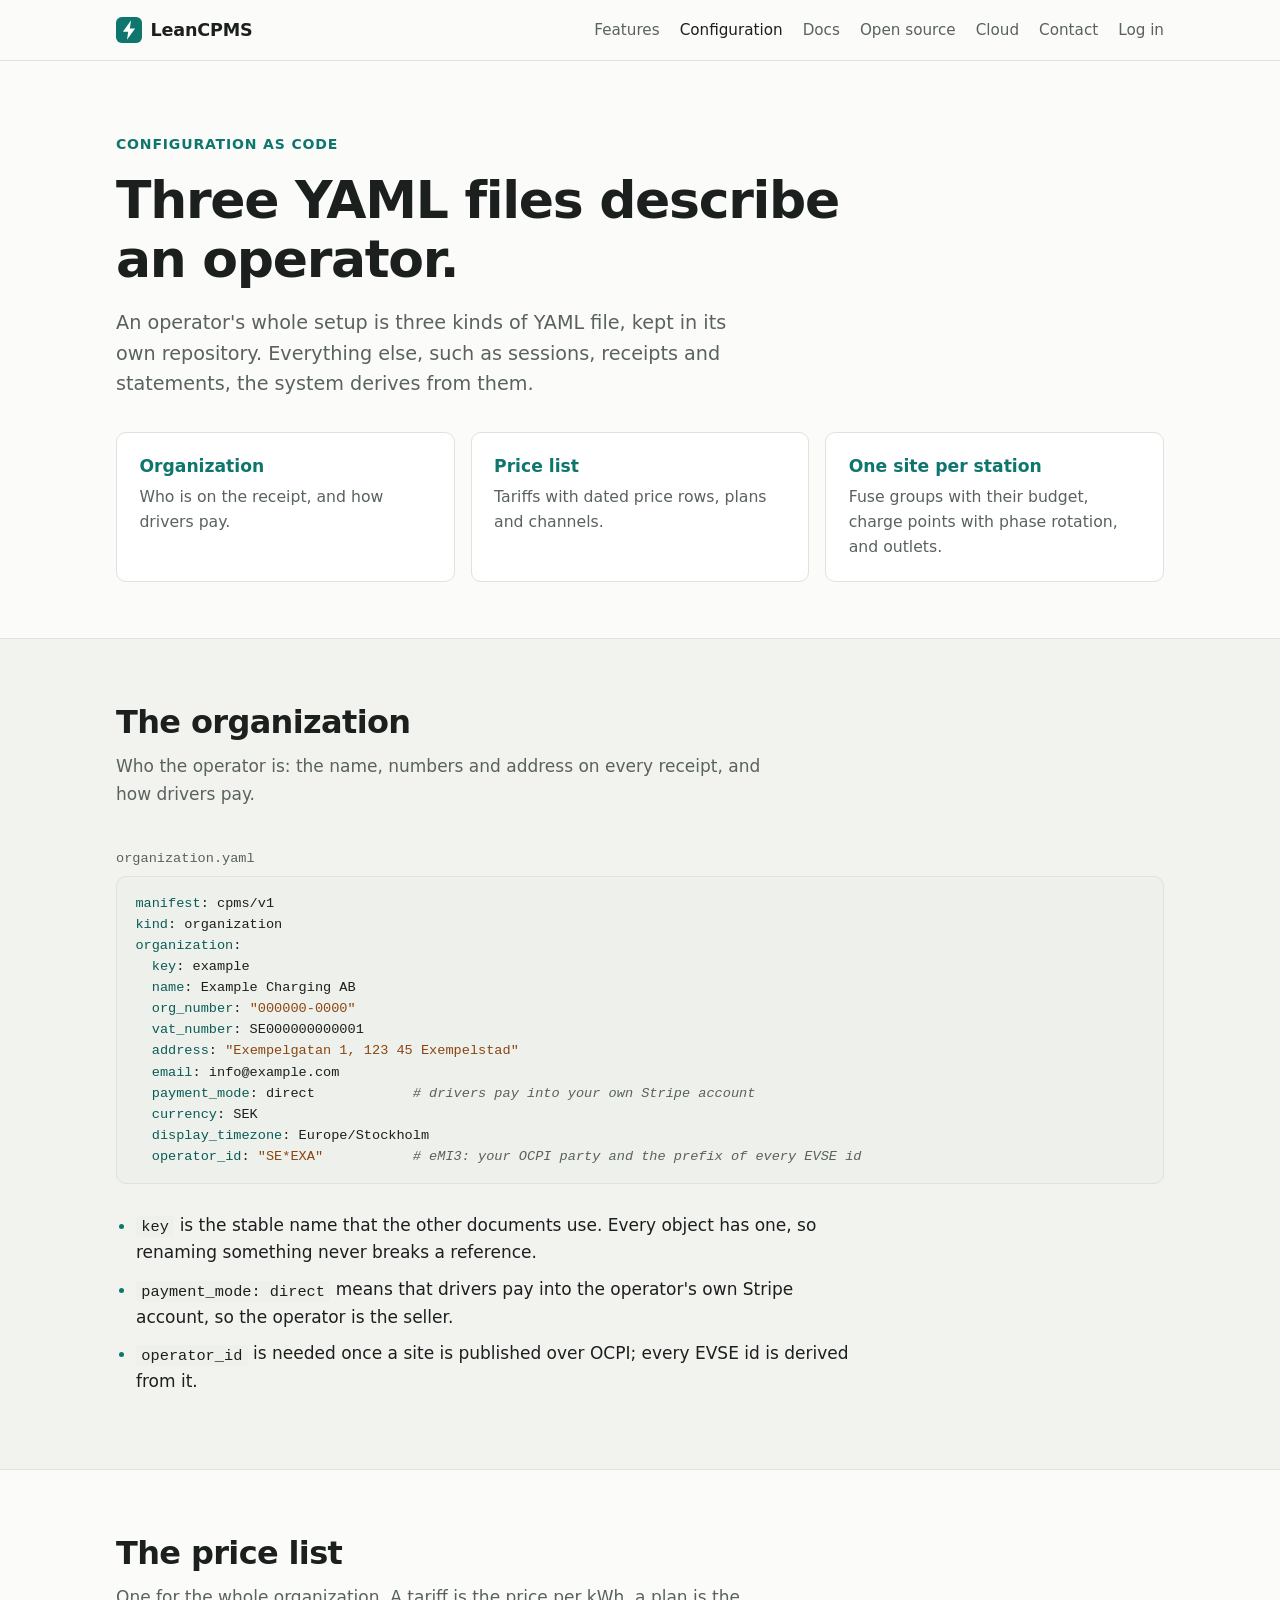
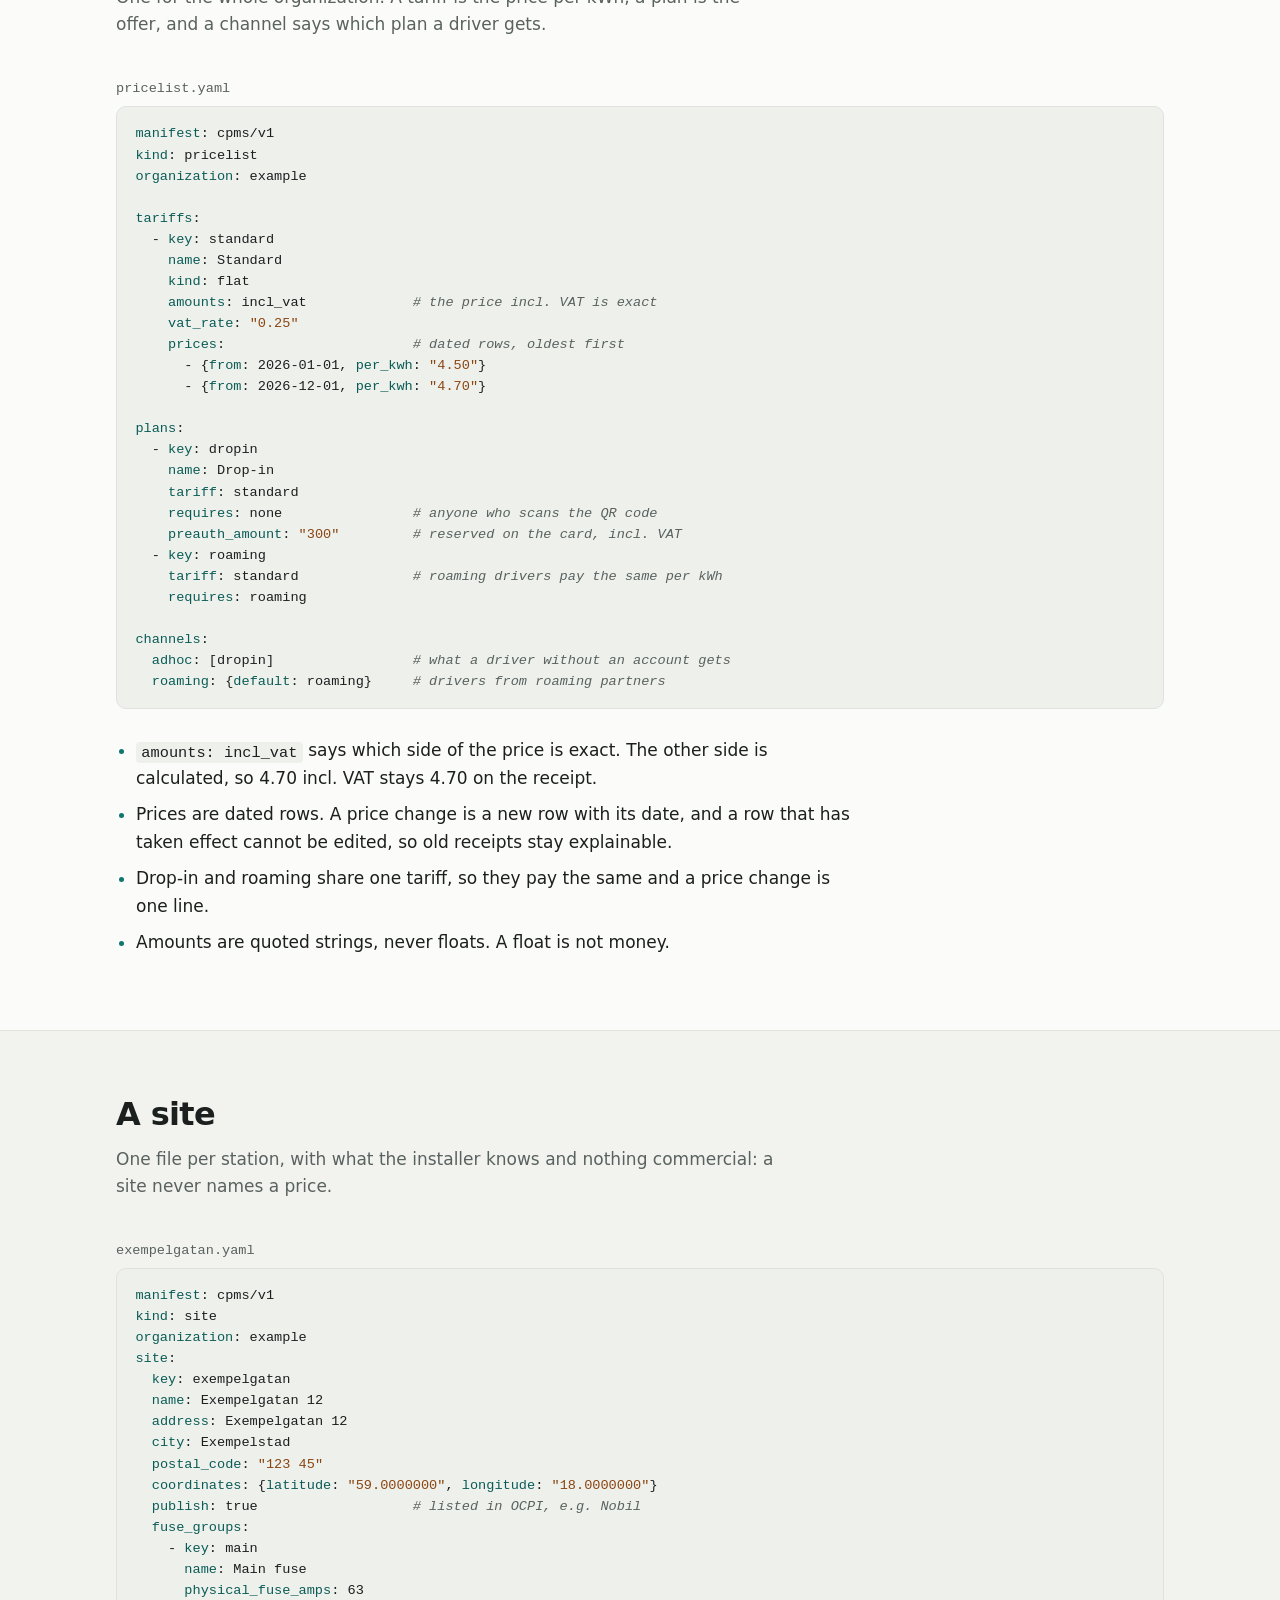
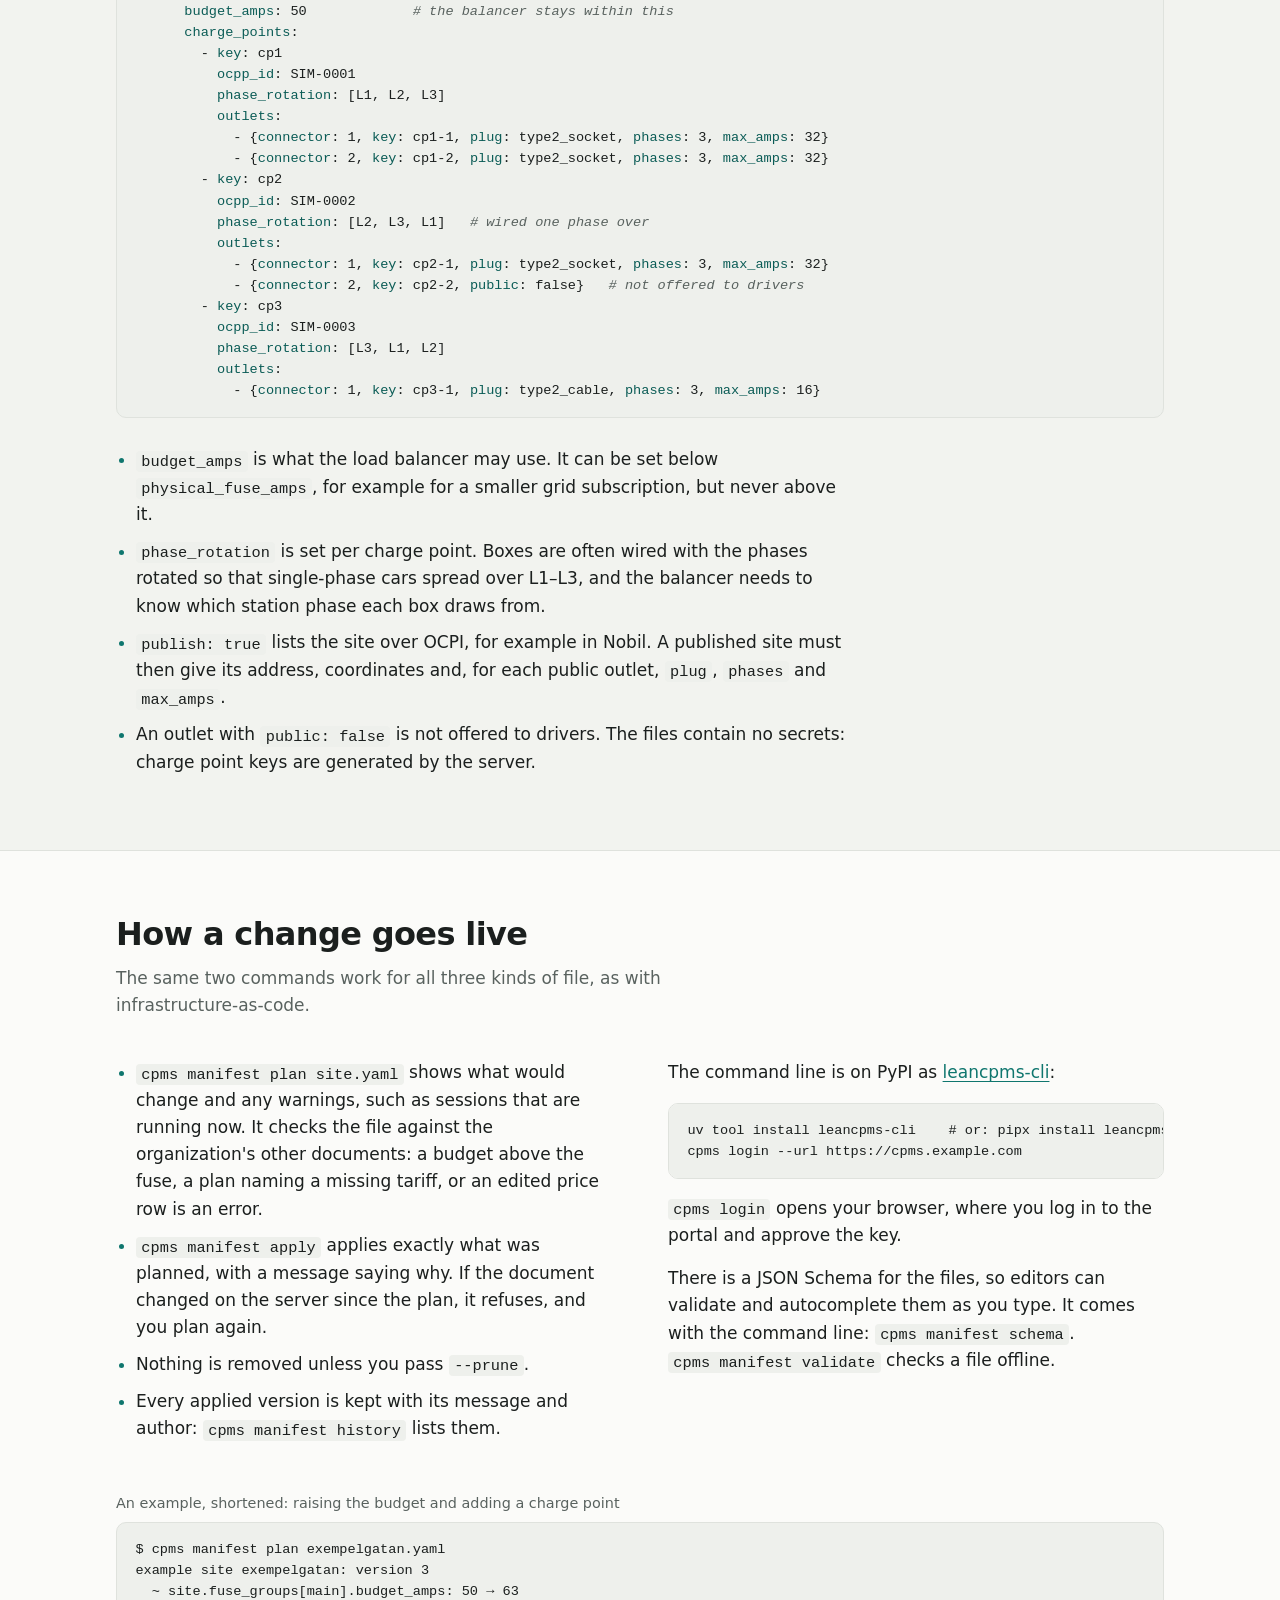
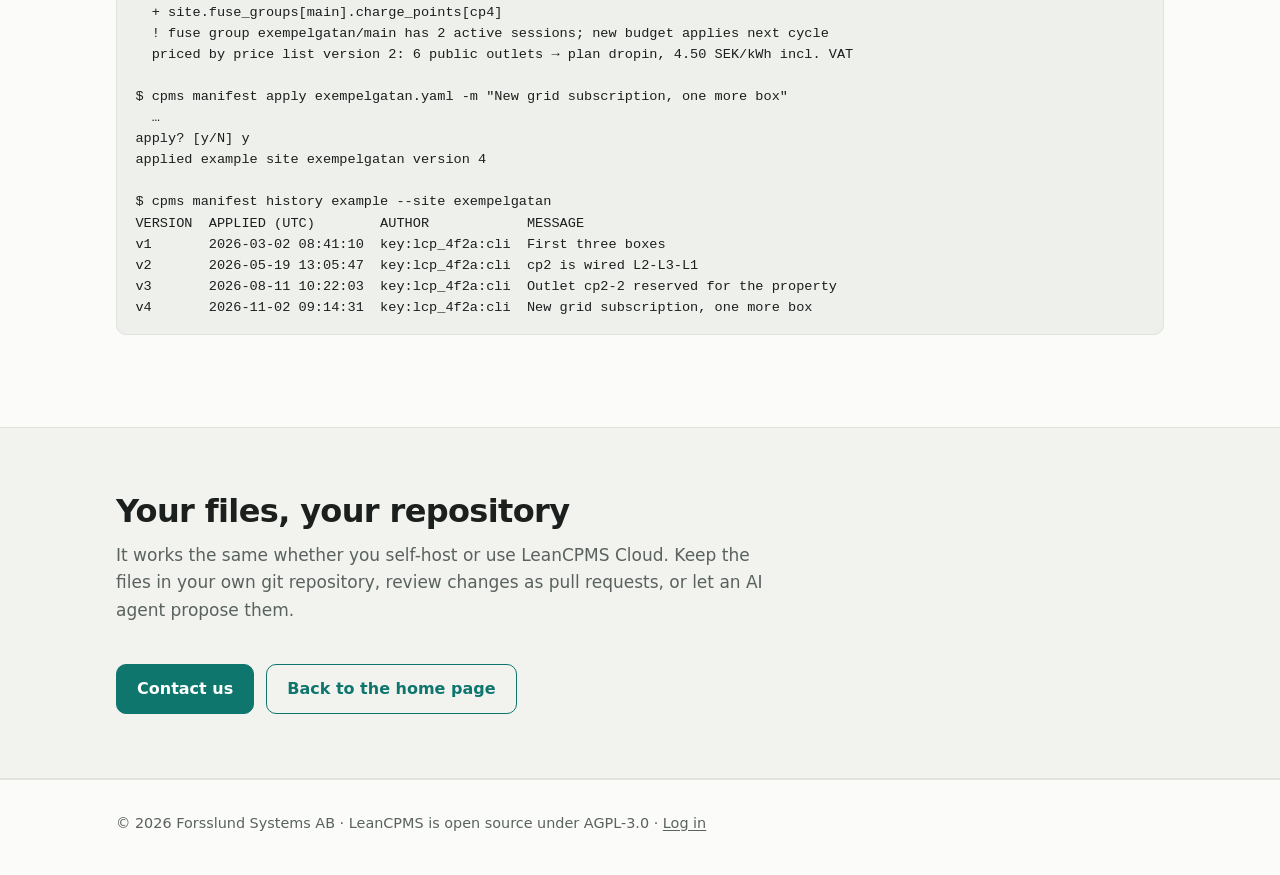
<file: configuration.html>
<!doctype html>
<html lang="en">
<head>
  <meta charset="utf-8">
  <meta name="viewport" content="width=device-width, initial-scale=1">
  <title>Configuration — LeanCPMS</title>
  <meta name="description" content="How an operator is configured in LeanCPMS: three YAML files for the organization, the price list and each site, changed with plan and apply from the cpms command line.">
  <meta name="color-scheme" content="light dark">
  <meta name="theme-color" content="#fbfbf9" media="(prefers-color-scheme: light)">
  <meta name="theme-color" content="#111514" media="(prefers-color-scheme: dark)">
  <link rel="canonical" href="https://leancpms.com/configuration.html">
  <link rel="icon" href="favicon.svg" type="image/svg+xml">
  <link rel="stylesheet" href="style.css">
  <meta property="og:type" content="website">
  <meta property="og:title" content="Configuration — LeanCPMS">
  <meta property="og:description" content="An operator's whole setup is three YAML files: organization, price list and one per site. Plan shows the change, apply makes it.">
  <meta property="og:url" content="https://leancpms.com/configuration.html">
</head>
<body>
  <a class="skip" href="#main">Skip to content</a>

  <header class="site-header">
    <div class="wrap">
      <a class="brand" href="/"><img src="favicon.svg" alt="" width="26" height="26">LeanCPMS</a>
      <nav class="site-nav" aria-label="Main">
        <a href="/#features">Features</a>
        <a href="configuration.html" aria-current="page">Configuration</a>
        <a href="/docs/">Docs</a>
        <a href="/#open-source">Open source</a>
        <a href="/#cloud">Cloud</a>
        <a href="/#contact">Contact</a>
        <a href="https://portal.leancpms.com/portal/">Log in</a>
      </nav>
    </div>
  </header>

  <main id="main">
    <section class="page-head">
      <div class="wrap">
        <p class="eyebrow">Configuration as code</p>
        <h1>Three YAML files describe an operator.</h1>
        <p class="lede">An operator's whole setup is three kinds of YAML file, kept in its own repository. Everything else, such as sessions, receipts and statements, the system derives from them.</p>

        <div class="grid">
          <a class="card link-card" href="#organization">
            <h3>Organization</h3>
            <p>Who is on the receipt, and how drivers pay.</p>
          </a>
          <a class="card link-card" href="#pricelist">
            <h3>Price list</h3>
            <p>Tariffs with dated price rows, plans and channels.</p>
          </a>
          <a class="card link-card" href="#site">
            <h3>One site per station</h3>
            <p>Fuse groups with their budget, charge points with phase rotation, and outlets.</p>
          </a>
        </div>
      </div>
    </section>

    <section id="organization" class="alt">
      <div class="wrap">
        <h2>The organization</h2>
        <p class="section-intro">Who the operator is: the name, numbers and address on every receipt, and how drivers pay.</p>
        <figure class="file">
          <figcaption>organization.yaml</figcaption>
          <pre><code><span class="k">manifest</span>: cpms/v1
<span class="k">kind</span>: organization
<span class="k">organization</span>:
  <span class="k">key</span>: example
  <span class="k">name</span>: Example Charging AB
  <span class="k">org_number</span>: <span class="s">"000000-0000"</span>
  <span class="k">vat_number</span>: SE000000000001
  <span class="k">address</span>: <span class="s">"Exempelgatan 1, 123 45 Exempelstad"</span>
  <span class="k">email</span>: info@example.com
  <span class="k">payment_mode</span>: direct            <span class="c"># drivers pay into your own Stripe account</span>
  <span class="k">currency</span>: SEK
  <span class="k">display_timezone</span>: Europe/Stockholm
  <span class="k">operator_id</span>: <span class="s">"SE*EXA"</span>           <span class="c"># eMI3: your OCPI party and the prefix of every EVSE id</span></code></pre>
        </figure>
        <ul class="points">
          <li><code>key</code> is the stable name that the other documents use. Every object has one, so renaming something never breaks a reference.</li>
          <li><code>payment_mode: direct</code> means that drivers pay into the operator's own Stripe account, so the operator is the seller.</li>
          <li><code>operator_id</code> is needed once a site is published over OCPI; every EVSE id is derived from it.</li>
        </ul>
      </div>
    </section>

    <section id="pricelist">
      <div class="wrap">
        <h2>The price list</h2>
        <p class="section-intro">One for the whole organization. A tariff is the price per kWh, a plan is the offer, and a channel says which plan a driver gets.</p>
        <figure class="file">
          <figcaption>pricelist.yaml</figcaption>
          <pre><code><span class="k">manifest</span>: cpms/v1
<span class="k">kind</span>: pricelist
<span class="k">organization</span>: example

<span class="k">tariffs</span>:
  - <span class="k">key</span>: standard
    <span class="k">name</span>: Standard
    <span class="k">kind</span>: flat
    <span class="k">amounts</span>: incl_vat             <span class="c"># the price incl. VAT is exact</span>
    <span class="k">vat_rate</span>: <span class="s">"0.25"</span>
    <span class="k">prices</span>:                       <span class="c"># dated rows, oldest first</span>
      - {<span class="k">from</span>: 2026-01-01, <span class="k">per_kwh</span>: <span class="s">"4.50"</span>}
      - {<span class="k">from</span>: 2026-12-01, <span class="k">per_kwh</span>: <span class="s">"4.70"</span>}

<span class="k">plans</span>:
  - <span class="k">key</span>: dropin
    <span class="k">name</span>: Drop-in
    <span class="k">tariff</span>: standard
    <span class="k">requires</span>: none                <span class="c"># anyone who scans the QR code</span>
    <span class="k">preauth_amount</span>: <span class="s">"300"</span>         <span class="c"># reserved on the card, incl. VAT</span>
  - <span class="k">key</span>: roaming
    <span class="k">tariff</span>: standard              <span class="c"># roaming drivers pay the same per kWh</span>
    <span class="k">requires</span>: roaming

<span class="k">channels</span>:
  <span class="k">adhoc</span>: [dropin]                 <span class="c"># what a driver without an account gets</span>
  <span class="k">roaming</span>: {<span class="k">default</span>: roaming}     <span class="c"># drivers from roaming partners</span></code></pre>
        </figure>
        <ul class="points">
          <li><code>amounts: incl_vat</code> says which side of the price is exact. The other side is calculated, so 4.70 incl. VAT stays 4.70 on the receipt.</li>
          <li>Prices are dated rows. A price change is a new row with its date, and a row that has taken effect cannot be edited, so old receipts stay explainable.</li>
          <li>Drop-in and roaming share one tariff, so they pay the same and a price change is one line.</li>
          <li>Amounts are quoted strings, never floats. A float is not money.</li>
        </ul>
      </div>
    </section>

    <section id="site" class="alt">
      <div class="wrap">
        <h2>A site</h2>
        <p class="section-intro">One file per station, with what the installer knows and nothing commercial: a site never names a price.</p>
        <figure class="file">
          <figcaption>exempelgatan.yaml</figcaption>
          <pre><code><span class="k">manifest</span>: cpms/v1
<span class="k">kind</span>: site
<span class="k">organization</span>: example
<span class="k">site</span>:
  <span class="k">key</span>: exempelgatan
  <span class="k">name</span>: Exempelgatan 12
  <span class="k">address</span>: Exempelgatan 12
  <span class="k">city</span>: Exempelstad
  <span class="k">postal_code</span>: <span class="s">"123 45"</span>
  <span class="k">coordinates</span>: {<span class="k">latitude</span>: <span class="s">"59.0000000"</span>, <span class="k">longitude</span>: <span class="s">"18.0000000"</span>}
  <span class="k">publish</span>: true                   <span class="c"># listed in OCPI, e.g. Nobil</span>
  <span class="k">fuse_groups</span>:
    - <span class="k">key</span>: main
      <span class="k">name</span>: Main fuse
      <span class="k">physical_fuse_amps</span>: 63
      <span class="k">budget_amps</span>: 50             <span class="c"># the balancer stays within this</span>
      <span class="k">charge_points</span>:
        - <span class="k">key</span>: cp1
          <span class="k">ocpp_id</span>: SIM-0001
          <span class="k">phase_rotation</span>: [L1, L2, L3]
          <span class="k">outlets</span>:
            - {<span class="k">connector</span>: 1, <span class="k">key</span>: cp1-1, <span class="k">plug</span>: type2_socket, <span class="k">phases</span>: 3, <span class="k">max_amps</span>: 32}
            - {<span class="k">connector</span>: 2, <span class="k">key</span>: cp1-2, <span class="k">plug</span>: type2_socket, <span class="k">phases</span>: 3, <span class="k">max_amps</span>: 32}
        - <span class="k">key</span>: cp2
          <span class="k">ocpp_id</span>: SIM-0002
          <span class="k">phase_rotation</span>: [L2, L3, L1]   <span class="c"># wired one phase over</span>
          <span class="k">outlets</span>:
            - {<span class="k">connector</span>: 1, <span class="k">key</span>: cp2-1, <span class="k">plug</span>: type2_socket, <span class="k">phases</span>: 3, <span class="k">max_amps</span>: 32}
            - {<span class="k">connector</span>: 2, <span class="k">key</span>: cp2-2, <span class="k">public</span>: false}   <span class="c"># not offered to drivers</span>
        - <span class="k">key</span>: cp3
          <span class="k">ocpp_id</span>: SIM-0003
          <span class="k">phase_rotation</span>: [L3, L1, L2]
          <span class="k">outlets</span>:
            - {<span class="k">connector</span>: 1, <span class="k">key</span>: cp3-1, <span class="k">plug</span>: type2_cable, <span class="k">phases</span>: 3, <span class="k">max_amps</span>: 16}</code></pre>
        </figure>
        <ul class="points">
          <li><code>budget_amps</code> is what the load balancer may use. It can be set below <code>physical_fuse_amps</code>, for example for a smaller grid subscription, but never above it.</li>
          <li><code>phase_rotation</code> is set per charge point. Boxes are often wired with the phases rotated so that single-phase cars spread over L1–L3, and the balancer needs to know which station phase each box draws from.</li>
          <li><code>publish: true</code> lists the site over OCPI, for example in Nobil. A published site must then give its address, coordinates and, for each public outlet, <code>plug</code>, <code>phases</code> and <code>max_amps</code>.</li>
          <li>An outlet with <code>public: false</code> is not offered to drivers. The files contain no secrets: charge point keys are generated by the server.</li>
        </ul>
      </div>
    </section>

    <section id="plan-apply">
      <div class="wrap">
        <h2>How a change goes live</h2>
        <p class="section-intro">The same two commands work for all three kinds of file, as with infrastructure-as-code.</p>

        <div class="split">
          <ul class="points">
            <li><code>cpms manifest plan site.yaml</code> shows what would change and any warnings, such as sessions that are running now. It checks the file against the organization's other documents: a budget above the fuse, a plan naming a missing tariff, or an edited price row is an error.</li>
            <li><code>cpms manifest apply</code> applies exactly what was planned, with a message saying why. If the document changed on the server since the plan, it refuses, and you plan again.</li>
            <li>Nothing is removed unless you pass <code class="nb">--prune</code>.</li>
            <li>Every applied version is kept with its message and author: <code>cpms manifest history</code> lists them.</li>
          </ul>
          <div class="prose">
            <p>The command line is on PyPI as <a href="https://pypi.org/project/leancpms-cli/">leancpms-cli</a>:</p>
            <pre class="terminal">uv tool install leancpms-cli    # or: pipx install leancpms-cli
cpms login --url https://cpms.example.com</pre>
            <p><code>cpms login</code> opens your browser, where you log in to the portal and approve the key.</p>
            <p>There is a JSON Schema for the files, so editors can validate and autocomplete them as you type. It comes with the command line: <code>cpms manifest schema</code>. <code>cpms manifest validate</code> checks a file offline.</p>
          </div>
        </div>

        <figure class="file run">
          <figcaption>An example, shortened: raising the budget and adding a charge point</figcaption>
          <pre class="terminal">$ cpms manifest plan exempelgatan.yaml
example site exempelgatan: version 3
  ~ site.fuse_groups[main].budget_amps: 50 → 63
  + site.fuse_groups[main].charge_points[cp4]
  ! fuse group exempelgatan/main has 2 active sessions; new budget applies next cycle
  priced by price list version 2: 6 public outlets → plan dropin, 4.50 SEK/kWh incl. VAT

$ cpms manifest apply exempelgatan.yaml -m "New grid subscription, one more box"
  …
apply? [y/N] y
applied example site exempelgatan version 4

$ cpms manifest history example --site exempelgatan
VERSION  APPLIED (UTC)        AUTHOR            MESSAGE
v1       2026-03-02 08:41:10  key:lcp_4f2a:cli  First three boxes
v2       2026-05-19 13:05:47  key:lcp_4f2a:cli  cp2 is wired L2-L3-L1
v3       2026-08-11 10:22:03  key:lcp_4f2a:cli  Outlet cp2-2 reserved for the property
v4       2026-11-02 09:14:31  key:lcp_4f2a:cli  New grid subscription, one more box</pre>
        </figure>
      </div>
    </section>

    <section id="your-repository" class="alt">
      <div class="wrap">
        <h2>Your files, your repository</h2>
        <p class="section-intro">It works the same whether you self-host or use LeanCPMS Cloud. Keep the files in your own git repository, review changes as pull requests, or let an AI agent propose them.</p>
        <div class="actions">
          <a class="button primary" href="mailto:jonas@forsslundsystems.com?subject=LeanCPMS%20configuration">Contact us</a>
          <a class="button secondary" href="/">Back to the home page</a>
        </div>
      </div>
    </section>
  </main>

  <footer class="site-footer">
    <div class="wrap">
      <p>© 2026 Forsslund Systems AB · LeanCPMS is open source under AGPL-3.0 · <a href="https://portal.leancpms.com/portal/">Log in</a></p>
    </div>
  </footer>
</body>
</html>
</file>
<file: style.css>
:root {
  color-scheme: light dark;
  --bg: #fbfbf9;
  --bg-alt: #f2f3ef;
  --surface: #ffffff;
  --text: #1b1f1e;
  --muted: #59625f;
  --border: #dfe2dd;
  --accent: #0f766e;
  --accent-strong: #0b5c56;
  --accent-soft: #e3f1ee;
  --on-accent: #ffffff;
  --code-bg: #eef0ec;
  --syn-key: #0b5c56;
  --syn-str: #8a4510;
  --syn-comment: #59625f;
  --radius: 10px;
  --max: 68rem;
  --font: system-ui, -apple-system, "Segoe UI", Roboto, "Helvetica Neue", Arial, sans-serif;
  --mono: ui-monospace, SFMono-Regular, Menlo, Consolas, "Liberation Mono", monospace;
}

@media (prefers-color-scheme: dark) {
  :root {
    --bg: #111514;
    --bg-alt: #161b1a;
    --surface: #1a201f;
    --text: #e6eae8;
    --muted: #9aa5a1;
    --border: #2a3230;
    --accent: #3cc0b0;
    --accent-strong: #67d4c6;
    --accent-soft: #15302c;
    --on-accent: #06201d;
    --code-bg: #212826;
    --syn-key: #67d4c6;
    --syn-str: #e2b878;
    --syn-comment: #9aa5a1;
  }
}

*, *::before, *::after { box-sizing: border-box; }

html { -webkit-text-size-adjust: 100%; scroll-behavior: smooth; }
@media (prefers-reduced-motion: reduce) { html { scroll-behavior: auto; } }

body {
  margin: 0;
  background: var(--bg);
  color: var(--text);
  font-family: var(--font);
  font-size: 1.0625rem;
  line-height: 1.6;
  text-rendering: optimizeLegibility;
}

a { color: var(--accent); text-underline-offset: 0.15em; }
a:hover { color: var(--accent-strong); }
a:focus-visible, .button:focus-visible {
  outline: 2px solid var(--accent);
  outline-offset: 3px;
  border-radius: 4px;
}

code {
  font-family: var(--mono);
  font-size: 0.9em;
  background: var(--code-bg);
  padding: 0.1em 0.35em;
  border-radius: 4px;
  white-space: nowrap;
}

.wrap {
  max-width: var(--max);
  margin: 0 auto;
  padding: 0 1.25rem;
}

.skip {
  position: absolute;
  left: -999px;
  top: 0.5rem;
  background: var(--surface);
  padding: 0.5rem 0.75rem;
  border-radius: 6px;
}
.skip:focus { left: 0.5rem; z-index: 10; }

/* Header */
.site-header {
  border-bottom: 1px solid var(--border);
  background: var(--bg);
}
.site-header .wrap {
  display: flex;
  align-items: center;
  justify-content: space-between;
  gap: 1rem;
  min-height: 3.75rem;
  flex-wrap: wrap;
}
.brand {
  display: inline-flex;
  align-items: center;
  gap: 0.55rem;
  font-weight: 700;
  font-size: 1.1rem;
  color: var(--text);
  text-decoration: none;
  letter-spacing: -0.01em;
}
.brand img { width: 1.6rem; height: 1.6rem; }
.site-nav { display: flex; gap: 1.25rem; flex-wrap: wrap; }
.site-nav a {
  color: var(--muted);
  text-decoration: none;
  font-size: 0.95rem;
}
.site-nav a:hover, .site-nav a[aria-current="page"] { color: var(--text); }

/* Hero */
.hero { padding: 5rem 0 4rem; }
.eyebrow {
  margin: 0 0 1rem;
  color: var(--accent);
  font-weight: 600;
  font-size: 0.875rem;
  letter-spacing: 0.06em;
  text-transform: uppercase;
}
.hero h1, .page-head h1 {
  margin: 0;
  max-width: 22ch;
  font-size: clamp(2rem, 5vw, 3.25rem);
  line-height: 1.12;
  letter-spacing: -0.025em;
  font-weight: 750;
}
.hero .lede, .page-head .lede {
  max-width: 40rem;
  margin: 1.25rem 0 2rem;
  color: var(--muted);
  font-size: 1.2rem;
}
.actions { display: flex; gap: 0.75rem; flex-wrap: wrap; }

.button {
  display: inline-block;
  padding: 0.7rem 1.25rem;
  border-radius: var(--radius);
  font-weight: 600;
  font-size: 1rem;
  text-decoration: none;
  border: 1px solid var(--accent);
  transition: background-color 0.15s, color 0.15s;
}
.button.primary { background: var(--accent); color: var(--on-accent); }
.button.primary:hover { background: var(--accent-strong); border-color: var(--accent-strong); color: var(--on-accent); }
.button.secondary { background: transparent; color: var(--accent); }
.button.secondary:hover { background: var(--accent-soft); color: var(--accent-strong); }

/* Sections */
section { padding: 4rem 0; }
section.alt { background: var(--bg-alt); border-top: 1px solid var(--border); border-bottom: 1px solid var(--border); }
h2 {
  margin: 0 0 0.75rem;
  font-size: clamp(1.5rem, 3vw, 2rem);
  line-height: 1.2;
  letter-spacing: -0.02em;
}
.section-intro {
  max-width: 42rem;
  margin: 0 0 2.5rem;
  color: var(--muted);
}
h3 {
  margin: 0 0 0.4rem;
  font-size: 1.075rem;
  line-height: 1.35;
}

.grid {
  display: grid;
  grid-template-columns: repeat(auto-fill, minmax(17rem, 1fr));
  gap: 1rem;
}
.card {
  background: var(--surface);
  border: 1px solid var(--border);
  border-radius: var(--radius);
  padding: 1.35rem 1.4rem;
}
.card p { margin: 0; color: var(--muted); font-size: 0.98rem; }

/* Two-column prose */
.split {
  display: grid;
  grid-template-columns: 1fr;
  gap: 2rem;
}
.split > * { min-width: 0; }
@media (min-width: 52rem) {
  .split { grid-template-columns: 1fr 1fr; gap: 3.5rem; }
}
.prose p { margin: 0 0 1rem; }
.prose p:last-child { margin-bottom: 0; }

.checklist {
  list-style: none;
  margin: 0;
  padding: 0;
}
.checklist li {
  position: relative;
  padding: 0 0 0 1.75rem;
  margin: 0 0 1rem;
}
.checklist li::before {
  content: "";
  position: absolute;
  left: 0.15rem;
  top: 0.5em;
  width: 0.8rem;
  height: 0.45rem;
  border-left: 2px solid var(--accent);
  border-bottom: 2px solid var(--accent);
  transform: rotate(-45deg);
}
.checklist strong { color: var(--text); }

.note {
  margin-top: 2rem;
  padding: 1.1rem 1.25rem;
  border-left: 3px solid var(--accent);
  background: var(--accent-soft);
  border-radius: 0 var(--radius) var(--radius) 0;
}
.note p { margin: 0; }

.pricing {
  display: flex;
  align-items: center;
  justify-content: space-between;
  gap: 1rem 2rem;
  flex-wrap: wrap;
  margin-top: 2.5rem;
  padding: 1.5rem;
  background: var(--surface);
  border: 1px solid var(--border);
  border-radius: var(--radius);
}
.pricing p { margin: 0; }
.pricing .label { font-weight: 650; font-size: 1.1rem; }
.pricing .sub { color: var(--muted); font-size: 0.95rem; }

/* Contact */
.contact-block {
  font-size: 1.15rem;
}
.contact-block p { margin: 0 0 0.5rem; }
.contact-block .mail { font-size: 1.35rem; font-weight: 650; overflow-wrap: anywhere; }

/* Footer */
.site-footer {
  border-top: 1px solid var(--border);
  padding: 2rem 0 2.5rem;
  color: var(--muted);
  font-size: 0.9rem;
}
.site-footer p { margin: 0; }
.site-footer a { color: var(--muted); }
.site-footer a:hover { color: var(--text); }

/* Configuration page */
.page-head { padding: 4.5rem 0 3.5rem; }
.link-card { display: block; text-decoration: none; color: var(--text); transition: border-color 0.15s; }
.link-card:hover { border-color: var(--accent); color: var(--text); }
.link-card h3 { color: var(--accent); }

.file { margin: 0 0 1.75rem; min-width: 0; }
.file figcaption {
  font-family: var(--mono);
  font-size: 0.85rem;
  color: var(--muted);
  margin: 0 0 0.4rem;
}
pre {
  margin: 0;
  padding: 1rem 1.15rem;
  background: var(--code-bg);
  border: 1px solid var(--border);
  border-radius: var(--radius);
  overflow-x: auto;
  font-family: var(--mono);
  font-size: 0.85rem;
  line-height: 1.55;
  tab-size: 2;
}
pre code {
  font-size: inherit;
  background: none;
  padding: 0;
  border-radius: 0;
  white-space: pre;
}
.prose pre { margin: 0 0 1rem; }
pre .k { color: var(--syn-key); }
pre .s { color: var(--syn-str); }
pre .c { color: var(--syn-comment); font-style: italic; }

.points {
  max-width: 46rem;
  margin: 0;
  padding: 0 0 0 1.25rem;
}
.points li { margin: 0 0 0.6rem; }
.points li::marker { color: var(--accent); }
.points code { white-space: normal; }
.points code.nb { white-space: nowrap; }
.file.run { margin-top: 2.5rem; }
.file.run figcaption { font-family: var(--font); font-size: 0.9rem; }

/* 404 */
.notfound {
  min-height: 70vh;
  display: flex;
  flex-direction: column;
  justify-content: center;
}
.notfound h1 { font-size: clamp(2rem, 5vw, 3rem); margin: 0 0 0.5rem; letter-spacing: -0.02em; }
.notfound p { color: var(--muted); margin: 0 0 1.5rem; }

@media (max-width: 30rem) {
  body { font-size: 1rem; }
  .wrap { padding: 0 1rem; }
  .hero, .page-head { padding: 3.25rem 0 2.75rem; }
  pre { font-size: 0.8rem; padding: 0.85rem 0.9rem; }
  section { padding: 3rem 0; }
  .site-nav { gap: 1rem; }
  .button { flex: 1 1 auto; text-align: center; }
}
</file>
<file: docs/stylesheets/extra.css>
/* The teal of leancpms.com (style.css: --accent). */
:root, [data-md-color-scheme="default"] {
  --md-primary-fg-color: #0f766e;
  --md-primary-fg-color--dark: #0b5c56;
  --md-accent-fg-color: #0b5c56;
}
[data-md-color-scheme="slate"] {
  --md-primary-fg-color: #115e57;
  --md-accent-fg-color: #3cc0b0;
  --md-typeset-a-color: #3cc0b0;
}

/* Paths and URLs in a table's first column stay on one line. */
.md-typeset td:first-child code { white-space: nowrap; }
</file>
<file: docs/assets/stylesheets/modern/main.ebb7f775.min.css>
@charset "UTF-8";html{box-sizing:border-box;-webkit-text-size-adjust:none;-moz-text-size-adjust:none;text-size-adjust:none}*,:after,:before{box-sizing:inherit}@media(prefers-reduced-motion){*,:after,:before{transition:none!important}}body{margin:0;-webkit-font-smoothing:antialiased;-moz-osx-font-smoothing:grayscale;--md-text-font-family:var(--md-text-font, _),
    -apple-system, BlinkMacSystemFont, Helvetica, Arial, sans-serif;--md-code-font-family:var(--md-code-font, _),
    SFMono-Regular, Consolas, Menlo, monospace}.md-typeset code:not(.focus-visible),a,button,input,label{-webkit-tap-highlight-color:transparent}a{color:inherit;text-decoration:none}hr{box-sizing:initial;display:block;height:.05rem;padding:0;overflow:visible;border:0}small{font-size:80%}sub,sup{line-height:1em}img{border-style:none}table{border-spacing:0;border-collapse:initial}td,th{font-weight:400;vertical-align:top}button{padding:0;margin:0;font-family:inherit;font-size:inherit;background:#0000;border:0}input{border:0;outline:none}:root{--md-primary-fg-color:#4051b5;--md-primary-fg-color--light:#5d6cc0;--md-primary-fg-color--dark:#303fa1;--md-primary-bg-color:#fff;--md-primary-bg-color--light:#ffffffb3;--md-accent-fg-color:#526cfe;--md-accent-fg-color--transparent:#526cfe1a;--md-accent-bg-color:#fff;--md-accent-bg-color--light:#ffffffb3;--md-typeset-table-sort-icon:url("data:image/svg+xml;charset=utf-8,<svg xmlns='http://www.w3.org/2000/svg' fill='none' stroke='currentColor' stroke-linecap='round' stroke-linejoin='round' stroke-width='2' class='lucide lucide-arrow-down-up' viewBox='0 0 24 24'><path d='m3 16 4 4 4-4M7 20V4M21 8l-4-4-4 4M17 4v16'/></svg>");--md-typeset-table-sort-icon--asc:url("data:image/svg+xml;charset=utf-8,<svg xmlns='http://www.w3.org/2000/svg' fill='none' stroke='currentColor' stroke-linecap='round' stroke-linejoin='round' stroke-width='2' class='lucide lucide-arrow-down-narrow-wide' viewBox='0 0 24 24'><path d='m3 16 4 4 4-4M7 20V4M11 4h4M11 8h7M11 12h10'/></svg>");--md-typeset-table-sort-icon--desc:url("data:image/svg+xml;charset=utf-8,<svg xmlns='http://www.w3.org/2000/svg' fill='none' stroke='currentColor' stroke-linecap='round' stroke-linejoin='round' stroke-width='2' class='lucide lucide-arrow-up-narrow-wide' viewBox='0 0 24 24'><path d='m3 8 4-4 4 4M7 4v16M11 12h4M11 16h7M11 20h10'/></svg>");--md-typeset-preview-icon:url("data:image/svg+xml;charset=utf-8,<svg xmlns='http://www.w3.org/2000/svg' fill='none' stroke='currentColor' stroke-linecap='round' stroke-linejoin='round' stroke-width='2' class='lucide lucide-mouse-pointer-2' viewBox='0 0 24 24'><path d='M4.037 4.688a.495.495 0 0 1 .651-.651l16 6.5a.5.5 0 0 1-.063.947l-6.124 1.58a2 2 0 0 0-1.438 1.435l-1.579 6.126a.5.5 0 0 1-.947.063z'/></svg>")}[data-md-color-scheme=default]{color-scheme:light}[data-md-color-scheme=default] img[src$="#gh-dark-mode-only"],[data-md-color-scheme=default] img[src$="#only-dark"]{display:none}:root,[data-md-color-scheme=default]{--md-hue:225deg;--md-default-fg-color:#000000de;--md-default-fg-color--light:#0000008c;--md-default-fg-color--lighter:#00000052;--md-default-fg-color--lightest:#0000000d;--md-default-bg-color:#fff;--md-default-bg-color--light:#ffffffb3;--md-default-bg-color--lighter:#ffffff4d;--md-default-bg-color--lightest:#ffffff1f;--md-code-fg-color:#36464e;--md-code-bg-color:#f5f5f5;--md-code-bg-color--light:#f5f5f5b3;--md-code-bg-color--lighter:#f5f5f54d;--md-code-hl-color:#4287ff;--md-code-hl-color--light:#4287ff1a;--md-code-hl-number-color:#d52a2a;--md-code-hl-special-color:#db1457;--md-code-hl-function-color:#a846b9;--md-code-hl-constant-color:#6e59d9;--md-code-hl-keyword-color:#3f6ec6;--md-code-hl-string-color:#1c7d4d;--md-code-hl-name-color:var(--md-code-fg-color);--md-code-hl-operator-color:var(--md-default-fg-color--light);--md-code-hl-punctuation-color:var(--md-default-fg-color--light);--md-code-hl-comment-color:var(--md-default-fg-color--light);--md-code-hl-generic-color:var(--md-default-fg-color--light);--md-code-hl-variable-color:var(--md-default-fg-color--light);--md-typeset-color:var(--md-default-fg-color);--md-typeset-a-color:var(--md-primary-fg-color);--md-typeset-del-color:#f5503d26;--md-typeset-ins-color:#0bd57026;--md-typeset-kbd-color:#fafafa;--md-typeset-kbd-accent-color:#fff;--md-typeset-kbd-border-color:#b8b8b8;--md-typeset-mark-color:#ffff0080;--md-typeset-table-color:#0000001f;--md-typeset-table-color--light:#00000009;--md-admonition-fg-color:var(--md-default-fg-color);--md-admonition-bg-color:var(--md-default-bg-color);--md-warning-fg-color:#000000de;--md-warning-bg-color:#ff9;--md-shadow-z1:0 0.2rem 0.5rem #0000000d,
    0 0 0.05rem #0000001a;--md-shadow-z2:0 0.2rem 0.5rem #0000001a,
    0 0 0.05rem #00000040;--md-shadow-z3:0 0.2rem 0.5rem #0003,
    0 0 0.05rem #00000059;--color-foreground:0 0 0;--color-background:255 255 255;--color-background-subtle:240 240 240;--color-backdrop:255 255 255}.md-icon svg{display:block;width:1.2rem;height:1.2rem;fill:currentcolor}.md-icon svg.lucide{fill:#0000;stroke:currentcolor}aside,body,input{font-family:var(--md-text-font-family);font-feature-settings:"kern","liga";color:var(--md-typeset-color)}code,kbd,pre{font-family:var(--md-code-font-family);font-feature-settings:"kern"}.md-typeset{font-size:.75rem;line-height:1.8;letter-spacing:-.01em;overflow-wrap:break-word;-webkit-print-color-adjust:exact;color-adjust:exact}@media print{.md-typeset{font-size:.68rem}.md-typeset code,.md-typeset kbd,.md-typeset pre{white-space:pre-wrap}}.md-typeset blockquote,.md-typeset dl,.md-typeset figure,.md-typeset ol,.md-typeset pre,.md-typeset ul{margin-top:1em;margin-bottom:1em}.md-typeset h1{margin:0 0 1.25em;font-size:1.875em;line-height:1.3;color:var(--md-default-fg-color)}.md-typeset h1,.md-typeset h2{font-weight:700;letter-spacing:-.025em}.md-typeset h2{margin:1.6em 0 .64em;font-size:1.5em;line-height:1.4}.md-typeset h3{margin:1.6em 0 .8em;font-size:1.25em;font-weight:700;line-height:1.5;letter-spacing:-.01em}.md-typeset h2+h3{margin-top:.8em}.md-typeset h4{margin:1em 0;font-weight:700;letter-spacing:-.01em}.md-typeset h5,.md-typeset h6{margin:1.25em 0;font-size:.8em;font-weight:700;color:var(--md-default-fg-color--light);letter-spacing:-.01em}.md-typeset h5{text-transform:uppercase}.md-typeset h5 code{text-transform:none}.md-typeset hr{display:flow-root;margin:1.5em 0;border-bottom:.05rem solid var(--md-default-fg-color--lightest)}.md-typeset a{color:var(--md-typeset-a-color);text-decoration:underline;word-break:break-word}.md-typeset a,.md-typeset a:before{transition:color 125ms}.md-typeset a:focus,.md-typeset a:hover{color:var(--md-accent-fg-color)}.md-typeset a:focus code,.md-typeset a:hover code{color:var(--md-accent-fg-color);background-color:var(--md-accent-fg-color--transparent)}.md-typeset a code{color:var(--md-typeset-a-color)}.md-typeset a.focus-visible{outline-color:var(--md-accent-fg-color);outline-offset:.2rem}.md-typeset code,.md-typeset kbd,.md-typeset pre{font-variant-ligatures:none;color:var(--md-code-fg-color);direction:ltr;transition:background-color 125ms}.md-typeset code{padding:.2em .4em;font-size:.8533333333em;word-break:break-word;background-color:var(--md-code-bg-color);border-radius:.2rem;-webkit-box-decoration-break:clone;box-decoration-break:clone;transition:color 125ms,background-color 125ms}.md-typeset code:not(.focus-visible){outline:none}.md-typeset pre{position:relative;isolation:isolate;display:flow-root;line-height:1.5}.md-typeset pre>code{display:block;padding:.8203125em 1.25em;margin:0;overflow:auto;word-break:normal;touch-action:auto;scrollbar-color:var(--md-default-fg-color--lighter) #0000;scrollbar-width:thin;border-radius:.4rem;outline-color:var(--md-accent-fg-color);box-shadow:none;-webkit-box-decoration-break:slice;box-decoration-break:slice}.md-typeset pre>code:hover{scrollbar-color:var(--md-accent-fg-color) #0000}.md-typeset pre>code::-webkit-scrollbar{width:.2rem;height:.2rem}.md-typeset pre>code::-webkit-scrollbar-thumb{background-color:var(--md-default-fg-color--lighter)}.md-typeset pre>code::-webkit-scrollbar-thumb:hover{background-color:var(--md-accent-fg-color)}.md-typeset kbd{display:inline-block;padding:0 .6666666667em;font-size:.75em;color:var(--md-default-fg-color);word-break:break-word;vertical-align:text-top;border-radius:.2rem;background-color:var(--md-default-bg-color);box-shadow:0 0 0 .05rem var(--md-typeset-kbd-border-color),0 .15rem 0 var(--md-typeset-kbd-border-color)}.md-typeset mark{color:inherit;word-break:break-word;background-color:var(--md-typeset-mark-color);-webkit-box-decoration-break:clone;box-decoration-break:clone}.md-typeset abbr{text-decoration:none;cursor:help;border-bottom:.05rem dotted var(--md-default-fg-color--light)}.md-typeset [data-preview]{position:relative}[dir=ltr] .md-typeset [data-preview]:after{margin-left:.125em}[dir=rtl] .md-typeset [data-preview]:after{margin-right:.125em}.md-typeset [data-preview]:after{display:inline-block;width:.8em;height:.8em;vertical-align:text-top;content:"";background-color:currentcolor;-webkit-mask-image:var(--md-typeset-preview-icon);mask-image:var(--md-typeset-preview-icon);-webkit-mask-repeat:no-repeat;mask-repeat:no-repeat;-webkit-mask-size:contain;mask-size:contain;transition:background-color 125ms}.md-typeset small{opacity:.75}[dir=ltr] .md-typeset sub,[dir=ltr] .md-typeset sup{margin-left:.078125em}[dir=rtl] .md-typeset sub,[dir=rtl] .md-typeset sup{margin-right:.078125em}[dir=ltr] .md-typeset blockquote{padding-left:.6rem;border-left:.2rem solid var(--md-default-fg-color--lighter)}[dir=rtl] .md-typeset blockquote{padding-right:.6rem;border-right:.2rem solid var(--md-default-fg-color--lighter)}.md-typeset blockquote{margin-left:0;margin-right:0;color:var(--md-default-fg-color--light)}.md-typeset ul{list-style-type:disc}.md-typeset ul[type]{list-style-type:revert-layer}[dir=ltr] .md-typeset ol,[dir=ltr] .md-typeset ol li ol,[dir=ltr] .md-typeset ol li ul,[dir=ltr] .md-typeset ul,[dir=ltr] .md-typeset ul li ol,[dir=ltr] .md-typeset ul li ul{margin-left:.625em}[dir=rtl] .md-typeset ol,[dir=rtl] .md-typeset ol li ol,[dir=rtl] .md-typeset ol li ul,[dir=rtl] .md-typeset ul,[dir=rtl] .md-typeset ul li ol,[dir=rtl] .md-typeset ul li ul{margin-right:.625em}.md-typeset ol,.md-typeset ul{padding:0}.md-typeset ol:not([hidden]),.md-typeset ul:not([hidden]){display:flow-root}.md-typeset ol ol,.md-typeset ul ol{list-style-type:lower-alpha}.md-typeset ol ol ol,.md-typeset ul ol ol{list-style-type:lower-roman}.md-typeset ol ol ol ol,.md-typeset ul ol ol ol{list-style-type:upper-alpha}.md-typeset ol ol ol ol ol,.md-typeset ul ol ol ol ol{list-style-type:upper-roman}.md-typeset ol[type],.md-typeset ul[type]{list-style-type:revert-layer}[dir=ltr] .md-typeset ol li,[dir=ltr] .md-typeset ul li{margin-left:1.25em}[dir=rtl] .md-typeset ol li,[dir=rtl] .md-typeset ul li{margin-right:1.25em}.md-typeset ol li,.md-typeset ul li{margin-bottom:.5em}.md-typeset ol li blockquote,.md-typeset ol li p,.md-typeset ul li blockquote,.md-typeset ul li p{margin:.5em 0}.md-typeset ol li:last-child,.md-typeset ul li:last-child{margin-bottom:0}.md-typeset ol li ol,.md-typeset ol li ul,.md-typeset ul li ol,.md-typeset ul li ul{margin-top:.5em;margin-bottom:.5em}[dir=ltr] .md-typeset dd{margin-left:1.875em}[dir=rtl] .md-typeset dd{margin-right:1.875em}.md-typeset dd{margin-top:1em;margin-bottom:1.5em}.md-typeset img,.md-typeset svg,.md-typeset video{max-width:100%;height:auto}.md-typeset img[align=left]{margin:1em 1em 1em 0}.md-typeset img[align=right]{margin:1em 0 1em 1em}.md-typeset img[align]:only-child{margin-top:0}.md-typeset figure{display:flow-root;width:fit-content;max-width:100%;margin:1em auto;text-align:center}.md-typeset figure img{display:block;margin:0 auto}.md-typeset figcaption{max-width:24rem;margin:1em auto;font-style:italic}.md-typeset iframe{max-width:100%}.md-typeset table:not([class]){display:inline-block;max-width:100%;overflow:auto;font-size:.64rem;touch-action:auto;background-color:var(--md-default-bg-color);border:.05rem solid var(--md-typeset-table-color);border-radius:.1rem}@media print{.md-typeset table:not([class]){display:table}}.md-typeset table:not([class])+*{margin-top:1.5em}.md-typeset table:not([class]) td>:first-child,.md-typeset table:not([class]) th>:first-child{margin-top:0}.md-typeset table:not([class]) td>:last-child,.md-typeset table:not([class]) th>:last-child{margin-bottom:0}.md-typeset table:not([class]) td:not([align]),.md-typeset table:not([class]) th:not([align]){text-align:left}[dir=rtl] .md-typeset table:not([class]) td:not([align]),[dir=rtl] .md-typeset table:not([class]) th:not([align]){text-align:right}.md-typeset table:not([class]) th{min-width:5rem;padding:.9375em 1.25em;font-weight:700;vertical-align:top}.md-typeset table:not([class]) td{padding:.9375em 1.25em;vertical-align:top;border-top:.05rem solid var(--md-typeset-table-color)}.md-typeset table:not([class]) tbody tr{transition:background-color 125ms}.md-typeset table:not([class]) tbody tr:hover{background-color:var(--md-typeset-table-color--light);box-shadow:0 .05rem 0 var(--md-default-bg-color) inset}.md-typeset table:not([class]) a{word-break:normal}.md-typeset table th[role=columnheader]{cursor:pointer}[dir=ltr] .md-typeset table th[role=columnheader]:after{margin-left:.5em}[dir=rtl] .md-typeset table th[role=columnheader]:after{margin-right:.5em}.md-typeset table th[role=columnheader]:after{display:inline-block;width:1.2em;height:1.2em;vertical-align:text-bottom;content:"";-webkit-mask-image:var(--md-typeset-table-sort-icon);mask-image:var(--md-typeset-table-sort-icon);-webkit-mask-repeat:no-repeat;mask-repeat:no-repeat;-webkit-mask-size:contain;mask-size:contain;transition:background-color 125ms}.md-typeset table th[role=columnheader]:hover:after{background-color:var(--md-default-fg-color--lighter)}.md-typeset table th[role=columnheader][aria-sort=ascending]:after{background-color:var(--md-default-fg-color--light);-webkit-mask-image:var(--md-typeset-table-sort-icon--asc);mask-image:var(--md-typeset-table-sort-icon--asc)}.md-typeset table th[role=columnheader][aria-sort=descending]:after{background-color:var(--md-default-fg-color--light);-webkit-mask-image:var(--md-typeset-table-sort-icon--desc);mask-image:var(--md-typeset-table-sort-icon--desc)}.md-typeset__scrollwrap{margin:1em -.8rem;overflow-x:auto;touch-action:auto}.md-typeset__table{display:inline-block;padding:0 .8rem;margin-bottom:.5em}@media print{.md-typeset__table{display:block}}html .md-typeset__table table{display:table;width:100%;margin:0;overflow:hidden}@media screen and (max-width:44.984375em){.md-content__inner>pre{margin:1em -.8rem}.md-content__inner>pre code{border-radius:0}}.md-typeset .md-author{position:relative;display:block;flex-shrink:0;width:1.6rem;height:1.6rem;overflow:hidden;border-radius:100%;transition:color 125ms,transform 125ms}.md-typeset .md-author img{display:block}.md-typeset .md-author--more{font-size:.6rem;font-weight:700;line-height:1.6rem;color:var(--md-default-fg-color--lighter);text-align:center;background:var(--md-default-fg-color--lightest)}.md-typeset .md-author--long{width:2.4rem;height:2.4rem}.md-typeset a.md-author{transform:scale(1)}.md-typeset a.md-author img{filter:grayscale(100%) opacity(75%);border-radius:100%;transition:filter 125ms}.md-typeset a.md-author:focus,.md-typeset a.md-author:hover{z-index:1;transform:scale(1.1)}.md-typeset a.md-author:focus img,.md-typeset a.md-author:hover img{filter:grayscale(0)}.md-banner{overflow:auto;color:var(--md-default-fg-color);background-color:var(--md-accent-fg-color--transparent)}@media print{.md-banner{display:none}}.md-banner--warning{color:var(--md-warning-fg-color);background-color:var(--md-warning-bg-color)}.md-banner__inner{padding:0 .8rem;margin:.6rem auto;font-size:.7rem}[dir=ltr] .md-banner__button{float:right}[dir=rtl] .md-banner__button{float:left}.md-banner__button{color:inherit;cursor:pointer;transition:opacity .25s}.no-js .md-banner__button{display:none}.md-banner__button:hover{opacity:.7}html{height:100%;overflow-x:hidden;font-size:125%;scrollbar-gutter:stable}@media screen and (min-width:100em){html{font-size:137.5%}}@media screen and (min-width:125em){html{font-size:150%}}body{position:relative;display:flex;flex-direction:column;width:100%;min-height:100%;font-size:.5rem;background-color:var(--md-default-bg-color)}@media print{body{display:block}}@media screen and (max-width:59.984375em){body[data-md-scrolllock]{position:fixed}}.md-grid{max-width:61rem;margin-left:auto;margin-right:auto}.md-container{display:flex;flex-grow:1;flex-direction:column}@media print{.md-container{display:block}}.md-main{flex-grow:1}.md-main__inner{display:flex;height:100%;margin-top:1.5rem}.md-ellipsis{overflow:hidden;text-overflow:ellipsis}.md-toggle{display:none}.md-option{position:absolute;width:0;height:0;opacity:0}.md-option:checked+label:not([hidden]){display:block}.md-option.focus-visible+label{outline-style:auto;outline-color:var(--md-accent-fg-color)}.md-skip{position:fixed;z-index:-1;padding:.3rem .5rem;margin:.5rem;font-size:.64rem;color:var(--md-default-bg-color);background-color:var(--md-default-fg-color);border-radius:.1rem;outline-color:var(--md-accent-fg-color);opacity:0;transform:translateY(.4rem)}.md-skip:focus{z-index:10;opacity:1;transition:transform .25s cubic-bezier(.4,0,.2,1),opacity 175ms 75ms;transform:translateY(0)}.md-visually-hidden{position:absolute;width:1px;height:1px;margin:-1px;overflow:hidden;clip:rect(0,0,0,0);clip-path:inset(50%);white-space:nowrap;border:0}@page{margin:25mm}:root{--md-clipboard-icon:url("data:image/svg+xml;charset=utf-8,<svg xmlns='http://www.w3.org/2000/svg' fill='none' stroke='currentColor' stroke-linecap='round' stroke-linejoin='round' stroke-width='2' class='lucide lucide-clipboard-copy' viewBox='0 0 24 24'><rect width='8' height='4' x='8' y='2' rx='1' ry='1'/><path d='M8 4H6a2 2 0 0 0-2 2v14a2 2 0 0 0 2 2h12a2 2 0 0 0 2-2v-2M16 4h2a2 2 0 0 1 2 2v4M21 14H11'/><path d='m15 10-4 4 4 4'/></svg>");--md-code-select-icon:url("data:image/svg+xml;charset=utf-8,<svg xmlns='http://www.w3.org/2000/svg' fill='none' stroke='currentColor' stroke-linecap='round' stroke-linejoin='round' stroke-width='2' class='lucide lucide-scan' viewBox='0 0 24 24'><path d='M3 7V5a2 2 0 0 1 2-2h2M17 3h2a2 2 0 0 1 2 2v2M21 17v2a2 2 0 0 1-2 2h-2M7 21H5a2 2 0 0 1-2-2v-2'/></svg>");--md-code-copy-icon:url("data:image/svg+xml;charset=utf-8,<svg xmlns='http://www.w3.org/2000/svg' fill='none' stroke='currentColor' stroke-linecap='round' stroke-linejoin='round' stroke-width='2' class='lucide lucide-clipboard-copy' viewBox='0 0 24 24'><rect width='8' height='4' x='8' y='2' rx='1' ry='1'/><path d='M8 4H6a2 2 0 0 0-2 2v14a2 2 0 0 0 2 2h12a2 2 0 0 0 2-2v-2M16 4h2a2 2 0 0 1 2 2v4M21 14H11'/><path d='m15 10-4 4 4 4'/></svg>")}.md-clipboard{z-index:1;width:1.5em;height:1.5em;color:var(--md-default-fg-color--lightest);cursor:pointer;border-radius:.1rem;outline-color:var(--md-accent-fg-color);outline-offset:.1rem;transition:color .25s}@media print{.md-clipboard{display:none}}.md-clipboard:not(.focus-visible){outline:none;-webkit-tap-highlight-color:transparent}:hover>.md-clipboard{color:var(--md-default-fg-color--light)}.md-clipboard:focus,.md-clipboard:hover{color:var(--md-accent-fg-color)}.md-clipboard:after{display:block;width:1.125em;height:1.125em;margin:0 auto;content:"";background-color:currentcolor;-webkit-mask-image:var(--md-clipboard-icon);mask-image:var(--md-clipboard-icon);-webkit-mask-repeat:no-repeat;mask-repeat:no-repeat;-webkit-mask-position:center;mask-position:center;-webkit-mask-size:contain;mask-size:contain}.md-clipboard--inline{cursor:pointer}.md-clipboard--inline code{transition:color .25s,background-color .25s}.md-clipboard--inline:focus code,.md-clipboard--inline:hover code{color:var(--md-accent-fg-color);background-color:var(--md-accent-fg-color--transparent)}.md-typeset .md-code__content{display:grid}.md-code__nav{position:absolute;top:.25em;right:.25em;z-index:1;display:flex;gap:.2rem;padding:.2rem;background-color:var(--md-code-bg-color--lighter);border-radius:.1rem;transition:background-color .25s}:hover>.md-code__nav{background-color:var(--md-code-bg-color--light)}.md-code__button{display:block;width:1.5em;height:1.5em;color:var(--md-default-fg-color--lightest);cursor:pointer;outline-color:var(--md-accent-fg-color);outline-offset:.1rem;transition:color .25s}:hover>*>.md-code__button{color:var(--md-default-fg-color--light)}.md-code__button.focus-visible,.md-code__button:hover{color:var(--md-accent-fg-color)}.md-code__button--active{color:var(--md-default-fg-color)!important}.md-code__button:after{display:block;width:1.125em;height:1.125em;margin:0 auto;content:"";background-color:currentcolor;-webkit-mask-repeat:no-repeat;mask-repeat:no-repeat;-webkit-mask-position:center;mask-position:center;-webkit-mask-size:contain;mask-size:contain}.md-code__button[data-md-type=select]:after{-webkit-mask-image:var(--md-code-select-icon);mask-image:var(--md-code-select-icon)}.md-code__button[data-md-type=copy]:after{-webkit-mask-image:var(--md-code-copy-icon);mask-image:var(--md-code-copy-icon)}@keyframes consent{0%{opacity:0;transform:translateY(100%)}to{opacity:1;transform:translateY(0)}}@keyframes overlay{0%{opacity:0}to{opacity:1}}.md-consent__overlay{position:fixed;top:0;z-index:5;width:100%;height:100%;background-color:var(--md-default-bg-color--light);-webkit-backdrop-filter:blur(.2rem);backdrop-filter:blur(.2rem);opacity:1;animation:overlay .35s both}.md-consent__inner{position:fixed;bottom:0;z-index:5;display:flex;justify-content:center;width:100%;max-height:100%;padding:0}.md-consent__form{padding-left:1.2rem;padding-right:1.2rem;margin:.4rem;overflow:auto;background-color:var(--md-default-bg-color);border:0;border-radius:.8rem;box-shadow:var(--md-shadow-z3);animation:consent .5s cubic-bezier(.1,.7,.1,1) both}.md-consent__settings{display:none;margin:1em 0}input:checked+.md-consent__settings{display:block}.md-consent__controls{margin-bottom:.8rem;line-height:1.2}.md-typeset .md-consent__controls .md-button{display:inline}@media screen and (max-width:44.984375em){.md-typeset .md-consent__controls .md-button{display:block;width:100%;margin-top:.4rem;text-align:center}}.md-consent label{cursor:pointer}.md-content{flex-grow:1;min-width:0}.md-content__inner{padding-top:.7rem;margin:0 .8rem 1.2rem}@media screen and (min-width:76.25em){[dir=ltr] .md-sidebar--primary:not([hidden])~.md-content>.md-content__inner,[dir=rtl] .md-sidebar--secondary:not([hidden])~.md-content>.md-content__inner{margin-left:1.2rem}[dir=ltr] .md-sidebar--secondary:not([hidden])~.md-content>.md-content__inner,[dir=rtl] .md-sidebar--primary:not([hidden])~.md-content>.md-content__inner{margin-right:1.2rem}}.md-content__inner:before{display:block;height:.4rem;content:""}.md-content__inner>:last-child{margin-bottom:0}.no-js .md-content__button[data-md-copy-url]{display:none}.md-content__button[data-md-copy-url]:disabled{cursor:wait;opacity:.5}[dir=ltr] .md-content__button{float:right;margin-left:.4rem}[dir=rtl] .md-content__button{float:left;margin-right:.4rem}.md-content__button{display:flex;padding:.3rem;margin-top:.2rem;background-color:var(--md-default-fg-color--lightest);border-radius:.4rem}@media print{.md-content__button{display:none}}.md-typeset .md-content__button{color:var(--md-default-fg-color);transition:color .25s,background-color .25s}.md-typeset .md-content__button svg{opacity:.5;transition:opacity .25s}.md-typeset .md-content__button:focus,.md-typeset .md-content__button:hover{color:var(--md-accent-fg-color);background-color:var(--md-accent-fg-color--transparent)}.md-typeset .md-content__button:focus svg,.md-typeset .md-content__button:hover svg{opacity:1}.md-content__button svg{width:.9rem;height:.9rem}[dir=rtl] .md-content__button svg{transform:scaleX(-1)}.md-content__button svg.lucide{fill:#0000;stroke:currentcolor}.md-typeset .zensical-draft-marker{display:table;padding:.2rem .6rem;margin-bottom:.8rem;font-size:.6rem;font-weight:700;line-height:1.5;letter-spacing:.05em;color:#fff;background-color:#c62828;border-radius:49.95rem}[dir=ltr] .md-dialog{right:.8rem}[dir=rtl] .md-dialog{left:.8rem}.md-dialog{position:fixed;bottom:.8rem;z-index:4;min-width:11.1rem;padding:.4rem 1.2rem;pointer-events:none;background-color:var(--md-accent-fg-color);border-radius:1.2rem;box-shadow:var(--md-shadow-z3);opacity:0;transition:transform 0s .4s,opacity .4s;transform:translateY(100%)}@media print{.md-dialog{display:none}}.md-dialog--active{pointer-events:auto;opacity:1;transition:transform .4s cubic-bezier(.075,.85,.175,1),opacity .4s;transform:translateY(0)}.md-dialog__inner{font-size:.7rem;color:var(--md-default-bg-color)}.md-feedback{margin:2em 0 1em;text-align:center}.md-feedback fieldset{padding:0;margin:0;border:none}.md-feedback__title{margin:1em auto;font-weight:700}.md-feedback__inner{position:relative}.md-feedback__list{position:relative;display:flex;flex-wrap:wrap;place-content:baseline center}.md-feedback__list:hover .md-icon:not(:disabled){color:var(--md-default-fg-color--lighter)}:disabled .md-feedback__list{min-height:1.8rem}.md-feedback__icon{flex-shrink:0;margin:0 .1rem;color:var(--md-default-fg-color--light);cursor:pointer;transition:color 125ms}.md-feedback__icon:not(:disabled).md-icon:hover{color:var(--md-accent-fg-color)}.md-feedback__icon:disabled{color:var(--md-default-fg-color--lightest);pointer-events:none}.md-feedback__note{position:relative;opacity:0;transition:transform .4s cubic-bezier(.1,.7,.1,1),opacity .15s;transform:translateY(.4rem)}.md-feedback__note>*{max-width:16rem;margin:0 auto}:disabled .md-feedback__note{opacity:1;transform:translateY(0)}@media print{.md-feedback,.md-footer{display:none}}.md-footer{color:var(--md-default-fg-color);background-color:var(--md-default-bg-color);border-top:.05rem solid var(--md-default-fg-color--lightest)}.md-footer__inner{justify-content:space-between;padding:.2rem;overflow:auto}.md-footer__inner:not([hidden]){display:flex}.md-footer__link{display:flex;flex-grow:.01;align-items:end;max-width:100%;margin-top:1rem;margin-bottom:.4rem;overflow:hidden;outline-color:var(--md-accent-fg-color);transition:opacity .25s}.md-footer__link:focus,.md-footer__link:hover{opacity:.7}[dir=rtl] .md-footer__link svg{transform:scaleX(-1)}@media screen and (max-width:44.984375em){.md-footer__link--prev{flex-shrink:0}.md-footer__link--prev .md-footer__title{display:none}}[dir=ltr] .md-footer__link--next{margin-left:auto}.md-footer__link--next{text-align:right}[dir=rtl] .md-footer__link--next{margin-right:auto;text-align:left}.md-footer__title{flex-grow:1;max-width:calc(100% - 2.4rem);padding:0 1rem;margin-bottom:.7rem;font-size:.8rem;white-space:nowrap}.md-footer__button{padding:.4rem;margin:.2rem}.md-footer__direction{font-size:.6rem;opacity:.7}.md-footer-meta,.md-typeset .md-button{background-color:var(--md-default-fg-color--lightest)}.md-footer-meta__inner{display:flex;flex-wrap:wrap;justify-content:space-between;padding:.2rem}html .md-footer-meta.md-typeset a:not(:focus,:hover){color:var(--md-default-fg-color)}.md-copyright{width:100%;padding:.4rem 0;margin:auto .6rem;font-size:.64rem;color:var(--md-default-fg-color--light)}.md-copyright__highlight{color:var(--md-default-fg-color)}.md-social{display:inline-flex;gap:.2rem;padding:.2rem 0 .6rem;margin:0 .4rem}@media screen and (min-width:45em){.md-copyright{width:auto}.md-social{padding:.6rem 0}}.md-social__link{display:inline-block;width:1.6rem;height:1.6rem;text-align:center}.md-social__link:before{line-height:1.9}.md-social__link svg{max-height:.8rem;vertical-align:-25%;fill:currentcolor}.md-social__link svg.lucide{fill:#0000;stroke:currentcolor}.md-typeset .md-button{display:inline-block;padding:.625em 2em;font-size:.875em;font-weight:700;color:var(--md-default-fg-color--light);text-decoration:none;cursor:pointer;border-radius:1.2rem;transition:color 125ms,background-color 125ms,opacity 125ms}.md-typeset .md-button.focus-visible{outline-offset:0}.md-typeset .md-button:focus,.md-typeset .md-button:hover{color:var(--md-default-fg-color--light);opacity:.8}.md-typeset .md-button--primary{color:var(--md-primary-bg-color);background-color:var(--md-primary-fg-color)}.md-typeset .md-button--primary:focus,.md-typeset .md-button--primary:hover{color:var(--md-primary-bg-color);opacity:.8}[dir=ltr] .md-typeset .md-input,[dir=rtl] .md-typeset .md-input{border-top-left-radius:.1rem}[dir=ltr] .md-typeset .md-input,[dir=rtl] .md-typeset .md-input{border-top-right-radius:.1rem}.md-typeset .md-input{height:1.8rem;padding:0 .6rem;font-size:.8rem;border-bottom:.1rem solid var(--md-default-fg-color--lighter);box-shadow:var(--md-shadow-z1);transition:border .25s,box-shadow .25s}.md-typeset .md-input:focus,.md-typeset .md-input:hover{border-bottom-color:var(--md-accent-fg-color);box-shadow:var(--md-shadow-z2)}.md-typeset .md-input--stretch{width:100%}.md-header{position:sticky;left:0;right:0;top:0;z-index:4;display:block;color:var(--md-default-fg-color);background-color:var(--md-default-bg-color--light);-webkit-backdrop-filter:blur(.4rem);backdrop-filter:blur(.4rem)}@media print{.md-header{display:none}}.md-header[hidden]{transition:transform .25s cubic-bezier(.8,0,.6,1);transform:translateY(-100%)}.md-header--shadow{box-shadow:0 .05rem 0 var(--md-default-fg-color--lightest);transition:transform .25s cubic-bezier(.1,.7,.1,1)}.md-header__inner{display:flex;align-items:center;padding:0 .4rem}.md-header__button{position:relative;z-index:1;padding:.4rem;margin:.2rem;color:currentcolor;vertical-align:middle;cursor:pointer;outline-color:var(--md-accent-fg-color);transition:opacity .25s}.md-header__button:hover{opacity:.7}.md-header__button:not([hidden]){display:inline-block}.md-header__button:not(.focus-visible){outline:none;-webkit-tap-highlight-color:transparent}.md-header__button.md-logo{padding:.4rem;margin:.2rem}@media screen and (max-width:76.234375em){.md-header__button.md-logo{display:none}}.md-header__button.md-logo img,.md-header__button.md-logo svg{display:block;width:auto;height:1.2rem;fill:currentcolor}.md-header__button.md-logo img.lucide,.md-header__button.md-logo svg.lucide{fill:#0000;stroke:currentcolor}@media screen and (min-width:60em){.md-header__button[for=__search]{display:none}}.no-js .md-header__button[for=__search]{display:none}[dir=rtl] .md-header__button[for=__search] svg{transform:scaleX(-1)}@media screen and (min-width:76.25em){.md-header__button[for=__drawer]{display:none}}.md-header__topic{position:absolute;display:flex;max-width:100%;white-space:nowrap;transition:transform .4s cubic-bezier(.1,.7,.1,1),opacity .15s}.md-header__topic+.md-header__topic{z-index:-1;pointer-events:none;opacity:0;transition:transform .4s cubic-bezier(1,.7,.1,.1),opacity .15s;transform:translateX(1.25rem)}[dir=rtl] .md-header__topic+.md-header__topic{transform:translateX(-1.25rem)}.md-draft,.md-header__topic:first-child{font-weight:700}.md-header__title{flex-grow:1;height:2.4rem;margin-left:.4rem;margin-right:.4rem;font-size:.9rem;line-height:2.4rem;letter-spacing:-.025em}.md-header__title--active .md-header__topic{z-index:-1;pointer-events:none;opacity:0;transition:transform .4s cubic-bezier(1,.7,.1,.1),opacity .15s;transform:translateX(-1.25rem)}[dir=rtl] .md-header__title--active .md-header__topic{transform:translateX(1.25rem)}.md-header__title--active .md-header__topic+.md-header__topic{z-index:0;pointer-events:auto;opacity:1;transition:transform .4s cubic-bezier(.1,.7,.1,1),opacity .15s;transform:translateX(0)}.md-header__title>.md-header__ellipsis{position:relative;width:100%;height:100%}.md-header__option{display:flex;flex-shrink:0;max-width:100%;white-space:nowrap}.md-header__option>input{bottom:0}.md-header__source{display:none}@media screen and (min-width:60em){[dir=ltr] .md-header__source{margin-left:1rem}[dir=rtl] .md-header__source{margin-right:1rem}.md-header__source{display:block;width:11.5rem;max-width:11.5rem}}@media screen and (min-width:76.25em){[dir=ltr] .md-header__source{margin-left:1.4rem}[dir=rtl] .md-header__source{margin-right:1.4rem}}.md-header .md-icon svg{width:1rem;height:1rem}.md-meta{font-size:.7rem;line-height:1.3;color:var(--md-default-fg-color--light)}.md-meta__list{display:inline-flex;flex-wrap:wrap;padding:0;margin:0;list-style:none}.md-meta__item:not(:last-child):after{margin-left:.2rem;margin-right:.2rem;content:"·"}.md-meta__link{color:var(--md-typeset-a-color)}.md-meta__link:focus,.md-meta__link:hover{color:var(--md-accent-fg-color)}.md-draft{display:inline-block;padding-left:.5714285714em;padding-right:.5714285714em;color:#fff;background-color:#ff1744;border-radius:.125em}:root{--md-nav-icon--next:url("data:image/svg+xml;charset=utf-8,<svg xmlns='http://www.w3.org/2000/svg' fill='none' stroke='currentColor' stroke-linecap='round' stroke-linejoin='round' stroke-width='2' class='lucide lucide-chevron-right' viewBox='0 0 24 24'><path d='m9 18 6-6-6-6'/></svg>");--md-path-icon:url("data:image/svg+xml;charset=utf-8,<svg xmlns='http://www.w3.org/2000/svg' fill='none' stroke='currentColor' stroke-linecap='round' stroke-linejoin='round' stroke-width='2' class='lucide lucide-chevron-right' viewBox='0 0 24 24'><path d='m9 18 6-6-6-6'/></svg>");--md-post-pin-icon:url("data:image/svg+xml;charset=utf-8,<svg xmlns='http://www.w3.org/2000/svg' fill='none' stroke='currentColor' stroke-linecap='round' stroke-linejoin='round' stroke-width='2' class='lucide lucide-pin' viewBox='0 0 24 24'><path d='M12 17v5M9 10.76a2 2 0 0 1-1.11 1.79l-1.78.9A2 2 0 0 0 5 15.24V16a1 1 0 0 0 1 1h12a1 1 0 0 0 1-1v-.76a2 2 0 0 0-1.11-1.79l-1.78-.9A2 2 0 0 1 15 10.76V7a1 1 0 0 1 1-1 2 2 0 0 0 0-4H8a2 2 0 0 0 0 4 1 1 0 0 1 1 1z'/></svg>");--md-progress-value:0;--md-progress-delay:400ms;--md-search-icon:url("data:image/svg+xml;charset=utf-8,<svg xmlns='http://www.w3.org/2000/svg' fill='none' stroke='currentColor' stroke-linecap='round' stroke-linejoin='round' stroke-width='2' class='lucide lucide-search' viewBox='0 0 24 24'><path d='m21 21-4.34-4.34'/><circle cx='11' cy='11' r='8'/></svg>");--md-toc-icon:url("data:image/svg+xml;charset=utf-8,<svg xmlns='http://www.w3.org/2000/svg' fill='none' stroke='currentColor' stroke-linecap='round' stroke-linejoin='round' stroke-width='2' class='lucide lucide-text-align-start' viewBox='0 0 24 24'><path d='M21 5H3M15 12H3M17 19H3'/></svg>")}.md-nav{font-size:.7rem;line-height:1.3;transition:max-height .25s cubic-bezier(.86,0,.07,1)}.md-nav .md-nav__title{display:none}.md-nav__list{display:flex;flex-direction:column;gap:.2rem;padding:0;margin:0;list-style:none}[dir=ltr] .md-nav__list .md-nav__list{margin-left:.6rem}[dir=rtl] .md-nav__list .md-nav__list{margin-right:.6rem}.md-nav__item--nested .md-nav__list:after,.md-nav__item--nested .md-nav__list:before{display:block;height:0;content:" "}.md-nav__link{display:flex;gap:.6rem;align-items:flex-start;padding:.35rem .8rem;margin-left:.2rem;margin-right:.2rem;cursor:pointer;border-radius:.4rem;transition:color .25s,background-color .25s}.md-nav__link .md-nav__link{margin:0}.md-nav__link--passed,.md-nav__link--passed code{color:var(--md-default-fg-color--light)}.md-nav__item .md-nav__link--active{font-weight:500}.md-nav--primary .md-nav__item .md-nav__link--active{color:var(--md-accent-fg-color);background:var(--md-accent-fg-color--transparent)}.md-nav__item .md-nav__link--active,.md-nav__item .md-nav__link--active code{color:var(--md-typeset-a-color)}.md-nav__item .md-nav__link--active code svg,.md-nav__item .md-nav__link--active svg{opacity:1}[dir=ltr] .md-nav__item--nested>.md-nav__link:not(.md-nav__container){padding-right:.35rem}[dir=rtl] .md-nav__item--nested>.md-nav__link:not(.md-nav__container){padding-left:.35rem}.md-nav__link .md-ellipsis{position:relative;flex-grow:1}.md-nav__link .md-ellipsis code{word-break:normal}.md-nav__link .md-typeset{font-size:.7rem;line-height:1.3;overflow-wrap:normal}.md-nav__link svg{position:relative;flex-shrink:0;width:1.3em;height:1.3em;opacity:.5;fill:currentcolor}.md-nav__link svg.lucide{fill:#0000;stroke:currentcolor}.md-nav--primary .md-nav__link[for]:focus:not(.md-nav__link--active),.md-nav--primary .md-nav__link[for]:hover:not(.md-nav__link--active),.md-nav--primary .md-nav__link[href]:focus:not(.md-nav__link--active),.md-nav--primary .md-nav__link[href]:hover:not(.md-nav__link--active){color:var(--md-default-fg-color);background-color:var(--md-default-fg-color--lightest)}.md-nav--secondary .md-nav__link{padding:.35rem .8rem;margin-left:.2rem;margin-right:.2rem;overflow-wrap:normal}.md-nav--secondary .md-nav__link[for]:focus,.md-nav--secondary .md-nav__link[for]:hover,.md-nav--secondary .md-nav__link[href]:focus,.md-nav--secondary .md-nav__link[href]:hover{color:var(--md-accent-fg-color);background-color:initial}.md-nav__link.focus-visible,.md-pagination__link.focus-visible{outline-color:var(--md-accent-fg-color)}.md-nav--primary .md-nav__link[for=__toc],.md-nav--primary .md-nav__link[for=__toc]~.md-nav{display:none}.md-nav__icon{width:.9rem;height:.9rem;font-size:.9rem}[dir=rtl] .md-nav__icon:after{transform:rotate(180deg)}.md-nav__item--nested .md-nav__icon:after{display:block;width:100%;height:100%;content:"";background-color:currentcolor;-webkit-mask-image:var(--md-nav-icon--next);mask-image:var(--md-nav-icon--next);-webkit-mask-repeat:no-repeat;mask-repeat:no-repeat;-webkit-mask-position:center;mask-position:center;-webkit-mask-size:contain;mask-size:contain;transition:transform .25s}@media screen and (min-width:76.25em){.md-nav__item--nested.md-nav__item--section>.md-nav__link .md-nav__icon:after,.md-nav__item--section>.md-nav__container>:nth-child(2){display:none}}.md-nav__item--nested .md-nav__toggle:checked~.md-nav__link .md-nav__icon:after,.md-nav__item--nested .md-toggle--indeterminate~.md-nav__link .md-nav__icon:after{transform:rotate(90deg)}.md-nav__container{gap:.2rem;padding:0;background:#0000}.md-nav__container>:first-child{flex-grow:1;min-width:0}.md-nav__container>:nth-child(2){padding:.35rem}.md-nav__container__icon,.md-sidebar{flex-shrink:0}.md-nav__toggle~.md-nav{display:grid;grid-template-rows:minmax(.005rem,0fr);visibility:collapse;opacity:0;transition:grid-template-rows .25s cubic-bezier(.86,0,.07,1),opacity .25s,visibility 0s .25s}.md-nav__toggle~.md-nav>.md-nav__list{overflow:hidden}.md-nav__toggle.md-toggle--indeterminate~.md-nav,.md-nav__toggle:checked~.md-nav{grid-template-rows:minmax(.4rem,1fr);visibility:visible;opacity:1;transition:grid-template-rows .25s cubic-bezier(.86,0,.07,1),opacity .15s .1s,visibility}.md-nav__toggle.md-toggle--indeterminate~.md-nav{transition:none}.md-nav--secondary{margin-top:.1rem;margin-bottom:.1rem}.md-nav--secondary .md-nav{margin-top:.2rem}.md-nav--secondary .md-nav__title{position:sticky;top:0;z-index:1;display:flex;padding:.35rem .6rem;margin-left:.2rem;margin-right:.2rem;font-weight:700;background:var(--md-default-bg-color)}.md-nav--secondary .md-nav__title .md-nav__icon{display:none}.md-nav--secondary .md-nav__link{padding:.2rem .6rem}@media screen and (max-width:76.234375em){.md-nav--primary{margin-left:.2rem;margin-right:.2rem;margin-bottom:.4rem}.md-nav .md-nav__title[for=__drawer]{display:flex;gap:.4rem;align-items:center;padding:.8rem;font-size:.8rem;font-weight:700;border-bottom:.05rem solid var(--md-default-fg-color-lightest)}.md-nav .md-nav__title[for=__drawer] .md-logo{width:1.6rem;height:1.6rem}.md-nav .md-nav__title[for=__drawer] .md-logo img,.md-nav .md-nav__title[for=__drawer] .md-logo svg{display:block;width:auto;max-width:100%;height:100%;object-fit:contain;fill:currentcolor}.md-nav .md-nav__title[for=__drawer] .md-logo img.lucide,.md-nav .md-nav__title[for=__drawer] .md-logo svg.lucide{fill:#0000;stroke:currentcolor}}.md-nav__source{border-radius:.4rem;border:.05rem solid var(--md-default-fg-color--lightest);margin:.2rem .2rem .6rem;transition:background-color .25s,border-color .25s}.md-nav__source:focus,.md-nav__source:hover{background-color:var(--md-default-fg-color--lightest);border-color:#0000}[dir=ltr] .md-nav--integrated>.md-nav__list>.md-nav__item--active .md-nav--secondary{margin-left:1.1rem;border-left:.05rem solid var(--md-default-fg-color--lightest)}[dir=rtl] .md-nav--integrated>.md-nav__list>.md-nav__item--active .md-nav--secondary{margin-right:1.1rem;border-right:.05rem solid var(--md-default-fg-color--lightest)}.md-nav--integrated>.md-nav__list>.md-nav__item--active .md-nav--secondary{display:block;margin-top:.5em;margin-bottom:.5em;visibility:visible;opacity:1}.md-nav--integrated>.md-nav__list>.md-nav__item--active .md-nav--secondary .md-nav__link{background:#0000}.md-nav--integrated>.md-nav__list>.md-nav__item--active .md-nav--secondary .md-nav__link--active{font-weight:500}.md-nav--integrated>.md-nav__list>.md-nav__item--active .md-nav--secondary .md-nav__link:focus,.md-nav--integrated>.md-nav__list>.md-nav__item--active .md-nav--secondary .md-nav__link:hover{color:var(--md-accent-fg-color)}.md-nav--integrated>.md-nav__list>.md-nav__item--active .md-nav--secondary>.md-nav__list{padding-bottom:0;margin-left:0;overflow:visible}.md-nav--integrated>.md-nav__list>.md-nav__item--active .md-nav--secondary>.md-nav__title{display:none}@media screen and (min-width:76.25em){.md-nav--primary{margin-top:.1rem;margin-bottom:.1rem}.md-nav__source{display:none}[dir=ltr] .md-nav__list .md-nav__item--section>.md-nav>.md-nav__list{margin-left:0}[dir=rtl] .md-nav__list .md-nav__item--section>.md-nav>.md-nav__list{margin-right:0}.md-nav__item--section>.md-nav__link,.md-nav__item--section>.md-nav__link--active,.md-nav__item--section>.md-nav__link>.md-nav__link--active{font-weight:700}.md-nav__item--section{margin-top:.4rem}.md-nav--lifted,.md-nav__item--section:first-child{margin-top:0}.md-nav__item--section:last-child{margin-bottom:0}.md-nav__item--section>.md-nav__link:not(.md-nav__container){pointer-events:none}.md-nav__item--section>.md-nav{display:block;visibility:visible;opacity:1}.md-nav__item--section>.md-nav>.md-nav__list>.md-nav__item{padding:0}.md-nav--lifted>.md-nav__list>.md-nav__item{display:none}.md-nav--lifted>.md-nav__list>.md-nav__item--active{display:block}.md-nav--lifted>.md-nav__list>.md-nav__item--active>.md-nav{margin-top:.1rem}.md-nav--lifted>.md-nav__list>.md-nav__item--active>.md-nav>.md-nav__list:before,.md-nav--lifted>.md-nav__list>.md-nav__item--active>.md-nav__link{display:none}.md-nav--lifted>.md-nav__list>.md-nav__item--active.md-nav__item--section{margin:0}.md-nav--lifted .md-nav[data-md-level="1"]{grid-template-rows:minmax(.4rem,1fr);visibility:visible;opacity:1}.md-sidebar--post .md-post__back .md-nav__title{display:block}}.md-pagination{gap:.4rem;font-size:.8rem;font-weight:700}.md-pagination,.md-pagination>*{display:flex;align-items:center;justify-content:center}.md-pagination>*{min-width:1.8rem;height:1.8rem;text-align:center;border-radius:.2rem}.md-pagination__current{color:var(--md-default-fg-color--light);background-color:var(--md-default-fg-color--lightest)}.md-pagination__link{transition:color 125ms,background-color 125ms}.md-pagination__link:focus,.md-pagination__link:hover{color:var(--md-accent-fg-color);background-color:var(--md-accent-fg-color--transparent)}.md-pagination__link:focus svg,.md-pagination__link:hover svg{color:var(--md-accent-fg-color)}.md-pagination__link.focus-visible{outline-offset:.2rem}.md-pagination__link svg{display:block;width:1.2rem;max-height:100%;color:var(--md-default-fg-color--lighter);fill:currentcolor}.md-path{padding-top:1.2rem;margin:.4rem .8rem 0;overflow:auto;font-size:.7rem}.md-path:not([hidden]){display:block}@media screen and (min-width:76.25em){.md-path{margin:.4rem 1.2rem 0}}.md-path__list{display:flex;gap:.2rem;align-items:center;padding:0;margin:0;list-style:none}.md-path__item:not(:first-child){display:inline-flex;gap:.2rem;align-items:center;white-space:nowrap}.md-path__item:not(:first-child):before{display:inline;width:.6rem;height:.6rem;content:"";background-color:var(--md-default-fg-color--lighter);-webkit-mask-image:var(--md-path-icon);mask-image:var(--md-path-icon)}.md-path__link{display:flex;align-items:center;color:var(--md-default-fg-color--light);transition:color .25s}.md-path__link:focus,.md-path__link:hover,.md-post .md-post__meta a:focus,.md-post .md-post__meta a:hover{color:var(--md-accent-fg-color)}.md-post__back{padding-bottom:1.2rem;margin-bottom:1.2rem;border-bottom:.05rem solid var(--md-default-fg-color--lightest)}@media screen and (max-width:76.234375em){.md-post__back{display:none}}[dir=rtl] .md-post__back svg{transform:scaleX(-1)}.md-post__authors{display:flex;flex-direction:column;gap:.6rem;margin:0 1rem 1.2rem}.md-post .md-post__meta a{transition:color 125ms}.md-post__title{padding:.5rem 1rem;font-weight:700;color:var(--md-default-fg-color--light)}.md-post--excerpt{margin-bottom:3.2rem}.md-post--excerpt .md-post__header{display:flex;gap:.6rem;align-items:center;min-height:1.6rem}.md-post--excerpt .md-post__authors{display:inline-flex;flex-direction:row;gap:.2rem;align-items:center;min-height:2.4rem;margin:0}[dir=ltr] .md-post--excerpt .md-post__meta .md-meta__list{margin-right:.4rem}[dir=rtl] .md-post--excerpt .md-post__meta .md-meta__list{margin-left:.4rem}.md-post--excerpt .md-post__content>:first-child{--md-scroll-margin:6rem;margin-top:0}.md-post--excerpt .md-post__content>:first-child>.toclink{text-decoration:none}.md-post>.md-nav--secondary{margin:1em 0}.md-pin{padding:.2rem;margin-top:-.05rem;background:var(--md-default-fg-color--lightest);border-radius:1rem}.md-pin:after{display:block;width:.6rem;height:.6rem;margin:0 auto;content:"";background-color:currentcolor;-webkit-mask-image:var(--md-post-pin-icon);mask-image:var(--md-post-pin-icon);-webkit-mask-repeat:no-repeat;mask-repeat:no-repeat;-webkit-mask-position:center;mask-position:center;-webkit-mask-size:contain;mask-size:contain}.md-profile{display:flex;gap:.6rem;align-items:center;width:100%;font-size:.7rem;line-height:1.4}.md-profile__description{flex-grow:1}.md-content--post{display:flex}.md-content--post>.md-content__inner{flex-grow:1;min-width:0}@media screen and (min-width:76.25em){[dir=ltr] .md-content--post>.md-content__inner{margin-left:1.2rem}[dir=rtl] .md-content--post>.md-content__inner{margin-right:1.2rem}}.md-sidebar.md-sidebar--post .md-post__back{padding-bottom:1rem;margin-bottom:1.5rem}.md-sidebar.md-sidebar--post .md-post__back .md-nav__link{padding-left:0;padding-right:0;margin-left:0;margin-right:0}.md-sidebar.md-sidebar--post .md-post__authors{margin:0 0 1.7rem}.md-sidebar.md-sidebar--post .md-post__title{padding:0;margin-bottom:.6rem;font-size:.6rem;letter-spacing:.06em;text-transform:uppercase}.md-sidebar.md-sidebar--post .md-post__meta .md-nav__link{padding:.2rem 0;margin-left:0;margin-right:0}.md-sidebar.md-sidebar--post .md-post__meta .md-nav__link:not([href],[for]){cursor:default}.md-sidebar.md-sidebar--post .md-post__meta+.md-post__meta{padding-top:1.4rem;margin-top:1.4rem;border-top:.05rem solid var(--md-default-fg-color--lightest)}.md-sidebar.md-sidebar--post .md-nav__link[for]:focus,.md-sidebar.md-sidebar--post .md-nav__link[for]:hover,.md-sidebar.md-sidebar--post .md-nav__link[href]:focus,.md-sidebar.md-sidebar--post .md-nav__link[href]:hover{color:var(--md-accent-fg-color);background-color:initial}@media screen and (min-width:76.25em){[dir=ltr] .md-sidebar.md-sidebar--post .md-post__back .md-nav__link,[dir=ltr] .md-sidebar.md-sidebar--post .md-post__meta .md-nav__link,[dir=ltr] .md-sidebar.md-sidebar--post .md-post__title{padding-left:1rem}[dir=rtl] .md-sidebar.md-sidebar--post .md-post__back .md-nav__link,[dir=rtl] .md-sidebar.md-sidebar--post .md-post__meta .md-nav__link,[dir=rtl] .md-sidebar.md-sidebar--post .md-post__title{padding-right:1rem}[dir=ltr] .md-sidebar.md-sidebar--post .md-post__authors{margin-left:1rem}[dir=rtl] .md-sidebar.md-sidebar--post .md-post__authors{margin-right:1rem}}@media screen and (max-width:76.234375em){.md-content--post{flex-flow:column-reverse}.md-sidebar.md-sidebar--post{position:static;width:100%;padding:0}.md-sidebar.md-sidebar--post .md-sidebar__scrollwrap{overflow:visible}.md-sidebar.md-sidebar--post .md-sidebar__inner{padding:0}.md-sidebar.md-sidebar--post .md-post__meta{margin-left:.6rem;margin-right:.6rem}.md-sidebar.md-sidebar--post .md-nav__item{display:inline;border:none}.md-sidebar.md-sidebar--post .md-nav__list{display:inline-flex;flex-wrap:wrap;gap:.6rem;padding-top:.6rem;padding-bottom:.6rem}.md-sidebar.md-sidebar--post .md-nav__link{padding:0}.md-sidebar.md-sidebar--post .md-nav{position:static;height:auto;margin-bottom:0}}@media screen and (min-width:45em) and (max-width:76.234375em){.md-sidebar.md-sidebar--post .md-nav--primary{display:grid;gap:1.4rem;align-items:start;padding:0 .8rem 1.2rem;margin:0}.md-sidebar.md-sidebar--post .md-post__authors{margin:0}.md-sidebar.md-sidebar--post .md-post__meta{display:block;padding:0;margin:0}.md-sidebar.md-sidebar--post .md-post__meta>.md-nav__item{display:block}.md-sidebar.md-sidebar--post .md-post__meta>.md-nav__item>.md-nav>.md-nav__list{display:grid;gap:.2rem;padding:0;margin:0}.md-sidebar.md-sidebar--post .md-post__meta>.md-nav__item>.md-nav>.md-nav__list>.md-nav__item{display:block;min-width:0}.md-sidebar.md-sidebar--post .md-post__meta .md-nav__link{padding-top:.2rem;padding-bottom:.2rem}.md-sidebar.md-sidebar--post .md-post__meta+.md-post__meta{padding:0;margin:0;border:0}}@media screen and (min-width:45em) and (max-width:59.984375em){.md-sidebar.md-sidebar--post .md-nav--primary{grid-template-columns:repeat(2,minmax(0,1fr))}.md-sidebar.md-sidebar--post .md-post__authors{display:grid;grid-template-columns:repeat(auto-fit,minmax(9rem,1fr));grid-column:1/-1;gap:.8rem;padding-bottom:1.2rem;border-bottom:.05rem solid var(--md-default-fg-color--lightest)}}@media screen and (min-width:60em) and (max-width:76.234375em){.md-sidebar.md-sidebar--post .md-nav--primary{grid-template-columns:minmax(0,0.9fr) minmax(0,1.35fr) minmax(0,1fr)}}@media screen and (max-width:44.984375em){.md-sidebar.md-sidebar--post .md-post__authors{display:grid;grid-template-columns:repeat(auto-fit,minmax(4.4rem,1fr));gap:.7rem;padding-bottom:1.2rem;margin:0 .8rem 1.2rem;border-bottom:.05rem solid var(--md-default-fg-color--lightest)}.md-sidebar.md-sidebar--post .md-post__profile{flex-direction:column;gap:.45rem;align-items:center;text-align:center}[dir=ltr] .md-sidebar.md-sidebar--post .md-post__profile:only-child{text-align:left}[dir=rtl] .md-sidebar.md-sidebar--post .md-post__profile:only-child{text-align:right}.md-sidebar.md-sidebar--post .md-post__profile:only-child{flex-direction:row;justify-self:start}.md-sidebar.md-sidebar--post .md-author--long{width:2.4rem;height:2.4rem}.md-sidebar.md-sidebar--post .md-profile__description{font-size:.6rem;line-height:1.35}.md-sidebar.md-sidebar--post .md-profile__description strong{display:block;margin-bottom:.1rem;font-size:.65rem}.md-sidebar.md-sidebar--post .md-profile__description br{display:none}.md-sidebar.md-sidebar--post .md-post__meta{display:block;padding-top:0;padding-bottom:0;margin-left:.8rem;margin-right:.8rem}.md-sidebar.md-sidebar--post .md-post__meta>.md-nav__item{display:block}.md-sidebar.md-sidebar--post .md-post__meta>.md-nav__item>.md-nav>.md-nav__list{display:grid;grid-template-columns:repeat(2,minmax(0,1fr));gap:.2rem .9rem;padding-top:0;padding-bottom:0;margin:0}.md-sidebar.md-sidebar--post .md-post__meta>.md-nav__item>.md-nav>.md-nav__list>.md-nav__item{display:block;min-width:0}.md-sidebar.md-sidebar--post .md-post__meta .md-nav__link{gap:.45rem;padding-top:.25rem;padding-bottom:.25rem;font-size:.65rem}.md-sidebar.md-sidebar--post .md-post__meta .md-ellipsis{overflow:visible;text-overflow:clip;white-space:normal}.md-sidebar.md-sidebar--post .md-post__meta svg{width:.9rem;height:.9rem}.md-sidebar.md-sidebar--post .md-post__meta:first-of-type>.md-nav__item>.md-nav>.md-nav__list>.md-nav__item:has(a){grid-column:1/-1}.md-sidebar.md-sidebar--post .md-post__meta+.md-post__meta{padding-top:1.1rem;margin-top:1.1rem}.md-sidebar.md-sidebar--post .md-post__meta+.md-post__meta>.md-nav__item>.md-nav>.md-nav__list{display:flex;flex-wrap:wrap;gap:.4rem 1.1rem}}.md-progress{position:fixed;top:0;z-index:4;width:100%;height:.075rem;background:var(--md-primary-bg-color);opacity:min(clamp(0,var(--md-progress-value),1),clamp(0,100 - var(--md-progress-value),1));transition:transform .5s cubic-bezier(.19,1,.22,1),opacity .25s var(--md-progress-delay);transform:scaleX(calc(var(--md-progress-value) * 1%));transform-origin:left}.md-search{position:relative}@media screen and (min-width:45em){.md-search{padding:.2rem 0}}@media screen and (max-width:59.984375em){.md-search{display:none}}.no-js .md-search{display:none}[dir=ltr] .md-search__button{padding-left:1.9rem;padding-right:2.2rem;text-align:left}[dir=rtl] .md-search__button{padding-right:1.9rem;padding-left:2.2rem;text-align:right}.md-search__button{position:relative;color:var(--md-default-fg-color);background:var(--md-default-bg-color);font-size:.7rem;cursor:pointer}@media screen and (min-width:45em){.md-search__button{width:8.9rem;height:1.6rem;background-color:var(--md-default-fg-color--lightest);border-radius:.4rem;transition:background-color .4s,color .4s}.md-search__button:focus,.md-search__button:hover{color:var(--md-default-fg-color);background-color:var(--md-default-fg-color--lighter)}}[dir=ltr] .md-search__button:before{left:.5rem}[dir=rtl] .md-search__button:before{right:.5rem}.md-search__button:before{position:absolute;top:.3rem;width:1rem;height:1rem;content:"";background-color:var(--md-default-fg-color);-webkit-mask-image:var(--md-search-icon);mask-image:var(--md-search-icon);-webkit-mask-repeat:no-repeat;mask-repeat:no-repeat;-webkit-mask-position:center;mask-position:center;-webkit-mask-size:contain;mask-size:contain}[dir=ltr] .md-search__button:after{right:.6rem}[dir=rtl] .md-search__button:after{left:.6rem}.md-search__button:after{position:absolute;top:.35rem;display:block;padding:.1rem .2rem;font-size:.6rem;content:"Ctrl+K";background:var(--md-default-bg-color--light);border-radius:.2rem}[data-platform^=Mac] .md-search__button:after{content:"⌘K"}.md-select{position:relative;z-index:1}.md-select__inner{position:absolute;top:calc(100% - .2rem);left:50%;max-height:0;margin-top:.2rem;color:var(--md-default-fg-color);background-color:var(--md-default-bg-color);border-radius:.4rem;box-shadow:var(--md-shadow-z2);opacity:0;transition:transform .25s 375ms,opacity .25s .25s,max-height 0s .5s;transform:translate3d(-50%,.3rem,0)}@media screen and (max-width:59.984375em){.md-select__inner{left:100%;transform:translate3d(-100%,.3rem,0)}}.md-select:focus-within .md-select__inner,.md-select:hover .md-select__inner{max-height:calc(min(75vh,28rem));opacity:1;transition:transform .25s cubic-bezier(.1,.7,.1,1),opacity .25s,max-height;transform:translate3d(-50%,0,0)}.md-select__inner:after{position:absolute;top:0;left:50%;width:0;height:0;margin-top:-.2rem;margin-left:-.2rem;content:"";filter:drop-shadow(0 -1px 0 var(--md-default-fg-color--lightest));border:.2rem solid #0000;border-top:0;border-bottom-color:var(--md-default-bg-color)}@media screen and (max-width:59.984375em){.md-select:focus-within .md-select__inner,.md-select:hover .md-select__inner{transform:translate3d(-100%,0,0)}.md-select__inner:after{left:auto;right:1rem}}.md-select__list{max-height:inherit;padding:0;margin:0;overflow:auto;font-size:.8rem;list-style-type:none;border-radius:.1rem}.md-select__item{line-height:1.8rem}[dir=ltr] .md-select__link{padding-left:.6rem;padding-right:1.2rem}[dir=rtl] .md-select__link{padding-right:.6rem;padding-left:1.2rem}.md-select__link{display:block;width:100%;cursor:pointer;scroll-snap-align:start;outline:none;transition:background-color .25s,color .25s}.md-select__link:focus,.md-select__link:hover{color:var(--md-accent-fg-color)}.md-select__link:focus{background-color:var(--md-default-fg-color--lightest)}.md-sidebar{position:sticky;top:2.4rem;align-self:flex-start;width:12.1rem;padding:1.1rem 0}@media print{.md-sidebar{display:none}}@media screen and (max-width:76.234375em){[dir=ltr] .md-sidebar--primary{left:-12.1rem}[dir=rtl] .md-sidebar--primary{right:-12.1rem}.md-sidebar--primary{position:fixed;top:.4rem;z-index:5;display:block;width:12.1rem;height:calc(100% - .8rem);background-color:var(--md-default-bg-color--light);-webkit-backdrop-filter:blur(.4rem);backdrop-filter:blur(.4rem);border-radius:.8rem;transition:transform .2s cubic-bezier(.5,0,.5,0),box-shadow .2s;transform:translateX(0)}[data-md-toggle=drawer]:checked~.md-container .md-sidebar--primary{box-shadow:var(--md-shadow-z3);transition:transform .25s cubic-bezier(.7,.7,.1,1),box-shadow .25s;transform:translateX(12.5rem)}[dir=rtl] [data-md-toggle=drawer]:checked~.md-container .md-sidebar--primary{transform:translateX(-12.5rem)}.md-sidebar--primary .md-sidebar__scrollwrap{position:absolute;top:0;right:0;bottom:0;left:0;margin:0;overscroll-behavior-y:contain}}@media screen and (min-width:76.25em){.md-sidebar{height:0}.no-js .md-sidebar{height:auto}.md-header--lifted~.md-container .md-sidebar{top:4.8rem}}.md-sidebar--secondary{order:2}@media screen and (max-width:59.984375em){.md-sidebar--secondary{position:fixed;top:auto;width:auto;right:.8rem;bottom:1.6rem;z-index:2;padding:0}.md-sidebar--secondary .md-nav--secondary{margin-top:0}.md-sidebar--secondary .md-nav__title{padding:.55rem .6rem .35rem}.md-sidebar--secondary .md-sidebar__scrollwrap{position:relative;display:flex;flex-direction:column-reverse;overflow-y:visible}.md-sidebar--secondary .md-sidebar__inner{position:absolute;right:0;bottom:2.7rem;width:11.7rem;pointer-events:none;opacity:0;max-height:50vh;transition:transform 0s .25s,opacity .25s;transform:translateY(.4rem);overflow-y:auto;background-color:var(--md-default-bg-color);box-shadow:var(--md-shadow-z2);border-radius:.4rem;padding-bottom:.4rem}.md-sidebar--secondary [type=checkbox]:checked~.md-sidebar__inner{pointer-events:auto;opacity:1;transition:transform .4s cubic-bezier(0,1,.35,1),opacity .25s,z-index;transform:translateY(0)}.md-sidebar--secondary .md-sidebar-button{display:inline-flex;gap:.4rem;padding:.5rem;font-size:.7rem;color:var(--md-default-fg-color--light);cursor:pointer;background-color:var(--md-default-bg-color--light);-webkit-backdrop-filter:blur(.4rem);backdrop-filter:blur(.4rem);border-radius:1.6rem;outline:none;box-shadow:var(--md-shadow-z2);transition:color 125ms,background-color 125ms,transform 125ms cubic-bezier(.4,0,.2,1),opacity 125ms}.md-sidebar--secondary .md-sidebar-button:after{display:block;width:.9rem;height:.9rem;content:"";background-color:currentcolor;-webkit-mask-image:var(--md-toc-icon);mask-image:var(--md-toc-icon);-webkit-mask-repeat:no-repeat;mask-repeat:no-repeat;-webkit-mask-position:center;mask-position:center;-webkit-mask-size:contain;mask-size:contain;transition:transform .25s}.md-sidebar--secondary .md-sidebar-button:focus,.md-sidebar--secondary .md-sidebar-button:hover{color:var(--md-accent-bg-color);background-color:var(--md-accent-fg-color)}.md-sidebar--secondary .md-sidebar-button__wrapper{text-align:right}}@media screen and (min-width:60em){.md-sidebar--secondary{height:0}.md-sidebar--secondary .md-sidebar-button{display:none}.no-js .md-sidebar--secondary{height:auto}.md-sidebar--secondary:not([hidden]){display:block}.md-sidebar--secondary .md-sidebar__scrollwrap{touch-action:pan-y}.md-sidebar__scrollwrap{scrollbar-gutter:stable;scrollbar-width:thin}}.md-sidebar__scrollwrap{overflow-y:auto;scrollbar-color:var(--md-default-fg-color--lighter) #0000;backface-visibility:hidden}.md-sidebar__scrollwrap::-webkit-scrollbar{width:.2rem;height:.2rem}.md-sidebar__scrollwrap:focus-within,.md-sidebar__scrollwrap:hover{scrollbar-color:var(--md-accent-fg-color) #0000}.md-sidebar__scrollwrap:focus-within::-webkit-scrollbar-thumb,.md-sidebar__scrollwrap:hover::-webkit-scrollbar-thumb{background-color:var(--md-default-fg-color--lighter)}.md-sidebar__scrollwrap:focus-within::-webkit-scrollbar-thumb:hover,.md-sidebar__scrollwrap:hover::-webkit-scrollbar-thumb:hover{background-color:var(--md-accent-fg-color)}@supports selector(::-webkit-scrollbar){.md-sidebar__scrollwrap{scrollbar-gutter:auto}[dir=ltr] .md-sidebar__inner{padding-right:calc(100% - 11.5rem)}[dir=rtl] .md-sidebar__inner{padding-left:calc(100% - 11.5rem)}@media screen and (max-width:76.234375em){[dir=ltr] .md-sidebar__inner{padding-right:0}[dir=rtl] .md-sidebar__inner{padding-left:0}}}@media screen and (max-width:76.234375em){.md-overlay{position:fixed;top:0;z-index:5;width:0;height:0;background-color:var(--md-default-bg-color--light);-webkit-backdrop-filter:blur(.2rem);backdrop-filter:blur(.2rem);opacity:0;transition:width 0s .5s,height 0s .5s,opacity .25s 125ms}[data-md-toggle=drawer]:checked~.md-overlay{width:100%;height:100%;opacity:1;transition:width,height,opacity .25s}}@keyframes facts{0%{height:0}to{height:.65rem}}@keyframes fact{0%{opacity:0;transform:translateY(100%)}50%{opacity:0}to{opacity:1;transform:translateY(0)}}:root{--md-source-forks-icon:url("data:image/svg+xml;charset=utf-8,<svg xmlns='http://www.w3.org/2000/svg' fill='none' stroke='currentColor' stroke-linecap='round' stroke-linejoin='round' stroke-width='2' class='lucide lucide-git-fork' viewBox='0 0 24 24'><circle cx='12' cy='18' r='3'/><circle cx='6' cy='6' r='3'/><circle cx='18' cy='6' r='3'/><path d='M18 9v2c0 .6-.4 1-1 1H7c-.6 0-1-.4-1-1V9M12 12v3'/></svg>");--md-source-repositories-icon:url("data:image/svg+xml;charset=utf-8,<svg xmlns='http://www.w3.org/2000/svg' fill='none' stroke='currentColor' stroke-linecap='round' stroke-linejoin='round' stroke-width='2' class='lucide lucide-book' viewBox='0 0 24 24'><path d='M4 19.5v-15A2.5 2.5 0 0 1 6.5 2H19a1 1 0 0 1 1 1v18a1 1 0 0 1-1 1H6.5a1 1 0 0 1 0-5H20'/></svg>");--md-source-stars-icon:url("data:image/svg+xml;charset=utf-8,<svg xmlns='http://www.w3.org/2000/svg' fill='none' stroke='currentColor' stroke-linecap='round' stroke-linejoin='round' stroke-width='2' class='lucide lucide-star' viewBox='0 0 24 24'><path d='M11.525 2.295a.53.53 0 0 1 .95 0l2.31 4.679a2.12 2.12 0 0 0 1.595 1.16l5.166.756a.53.53 0 0 1 .294.904l-3.736 3.638a2.12 2.12 0 0 0-.611 1.878l.882 5.14a.53.53 0 0 1-.771.56l-4.618-2.428a2.12 2.12 0 0 0-1.973 0L6.396 21.01a.53.53 0 0 1-.77-.56l.881-5.139a2.12 2.12 0 0 0-.611-1.879L2.16 9.795a.53.53 0 0 1 .294-.906l5.165-.755a2.12 2.12 0 0 0 1.597-1.16z'/></svg>");--md-source-version-icon:url("data:image/svg+xml;charset=utf-8,<svg xmlns='http://www.w3.org/2000/svg' fill='none' stroke='currentColor' stroke-linecap='round' stroke-linejoin='round' stroke-width='2' class='lucide lucide-tag' viewBox='0 0 24 24'><path d='M12.586 2.586A2 2 0 0 0 11.172 2H4a2 2 0 0 0-2 2v7.172a2 2 0 0 0 .586 1.414l8.704 8.704a2.426 2.426 0 0 0 3.42 0l6.58-6.58a2.426 2.426 0 0 0 0-3.42z'/><circle cx='7.5' cy='7.5' r='.5' fill='currentColor'/></svg>");--md-status:url("data:image/svg+xml;charset=utf-8,<svg xmlns='http://www.w3.org/2000/svg' fill='none' stroke='currentColor' stroke-linecap='round' stroke-linejoin='round' stroke-width='2' class='lucide lucide-info' viewBox='0 0 24 24'><circle cx='12' cy='12' r='10'/><path d='M12 16v-4M12 8h.01'/></svg>");--md-status--new:url("data:image/svg+xml;charset=utf-8,<svg xmlns='http://www.w3.org/2000/svg' fill='none' stroke='currentColor' stroke-linecap='round' stroke-linejoin='round' stroke-width='2' class='lucide lucide-badge-alert' viewBox='0 0 24 24'><path d='M3.85 8.62a4 4 0 0 1 4.78-4.77 4 4 0 0 1 6.74 0 4 4 0 0 1 4.78 4.78 4 4 0 0 1 0 6.74 4 4 0 0 1-4.77 4.78 4 4 0 0 1-6.75 0 4 4 0 0 1-4.78-4.77 4 4 0 0 1 0-6.76M12 8v4M12 16h.01'/></svg>");--md-status--deprecated:url("data:image/svg+xml;charset=utf-8,<svg xmlns='http://www.w3.org/2000/svg' fill='none' stroke='currentColor' stroke-linecap='round' stroke-linejoin='round' stroke-width='2' class='lucide lucide-trash' viewBox='0 0 24 24'><path d='M10 11v6M14 11v6M19 6v14a2 2 0 0 1-2 2H7a2 2 0 0 1-2-2V6M3 6h18M8 6V4a2 2 0 0 1 2-2h4a2 2 0 0 1 2 2v2'/></svg>");--md-tag-icon:url("data:image/svg+xml;charset=utf-8,<svg xmlns='http://www.w3.org/2000/svg' viewBox='0 0 24 24'><path d='m5.41 21 .71-4h-4l.35-2h4l1.06-6h-4l.35-2h4l.71-4h2l-.71 4h6l.71-4h2l-.71 4h4l-.35 2h-4l-1.06 6h4l-.35 2h-4l-.71 4h-2l.71-4h-6l-.71 4zM9.53 9l-1.06 6h6l1.06-6z'/></svg>")}.md-source{display:block;font-size:.55rem;line-height:1.2;white-space:nowrap;outline-color:var(--md-accent-fg-color);backface-visibility:hidden;transition:opacity .25s}.md-source:hover{opacity:.7}.md-source__icon{display:inline-block;width:2rem;height:2.4rem;vertical-align:middle}[dir=ltr] .md-source__icon svg{margin-left:.6rem}[dir=rtl] .md-source__icon svg{margin-right:.6rem}.md-source__icon svg{margin-top:.6rem}.md-header .md-source__icon svg{height:1.2rem;width:1.2rem}[dir=ltr] .md-source__icon+.md-source__repository{padding-left:2rem;margin-left:-2rem}[dir=rtl] .md-source__icon+.md-source__repository{padding-right:2rem;margin-right:-2rem}[dir=ltr] .md-source__repository{margin-left:.6rem}[dir=rtl] .md-source__repository{margin-right:.6rem}.md-source__repository{display:inline-block;max-width:calc(100% - 1.2rem);overflow:hidden;text-overflow:ellipsis;vertical-align:middle}.md-source__facts{display:flex;gap:.4rem;width:100%;padding:0;margin:.1rem 0 0;overflow:hidden;font-size:.55rem;list-style-type:none;opacity:.75}.md-source__repository--active .md-source__facts{animation:facts 0s ease-in}.md-source__fact{overflow:hidden;text-overflow:ellipsis}.md-source__repository--active .md-source__fact{animation:fact 0s ease-out}[dir=ltr] .md-source__fact:before{margin-right:.1rem}[dir=rtl] .md-source__fact:before{margin-left:.1rem}.md-source__fact:before{display:inline-block;width:.6rem;height:.6rem;vertical-align:text-top;content:"";background-color:currentcolor;-webkit-mask-repeat:no-repeat;mask-repeat:no-repeat;-webkit-mask-position:center;mask-position:center;-webkit-mask-size:contain;mask-size:contain}.md-source__fact:nth-child(1n+2){flex-shrink:0}.md-source__fact--version:before{-webkit-mask-image:var(--md-source-version-icon);mask-image:var(--md-source-version-icon)}.md-source__fact--stars:before{-webkit-mask-image:var(--md-source-stars-icon);mask-image:var(--md-source-stars-icon)}.md-source__fact--forks:before{-webkit-mask-image:var(--md-source-forks-icon);mask-image:var(--md-source-forks-icon)}.md-source__fact--repositories:before{-webkit-mask-image:var(--md-source-repositories-icon);mask-image:var(--md-source-repositories-icon)}.md-source-file{margin:1em 0}[dir=ltr] .md-source-file__fact{margin-right:.6rem}[dir=rtl] .md-source-file__fact{margin-left:.6rem}.md-source-file__fact{display:inline-flex;gap:.3rem;align-items:center;font-size:.68rem;color:var(--md-default-fg-color--light)}.md-source-file__fact .md-icon{flex-shrink:0;margin-bottom:.05rem}[dir=ltr] .md-source-file__fact .md-author{float:left}[dir=rtl] .md-source-file__fact .md-author{float:right}.md-source-file__fact .md-author{margin-right:.2rem}.md-source-file__fact svg{width:.9rem}.md-status:after{display:inline-block;width:1.125em;height:1.125em;vertical-align:text-bottom;content:"";background-color:var(--md-default-fg-color--light);-webkit-mask-image:var(--md-status);mask-image:var(--md-status);-webkit-mask-repeat:no-repeat;mask-repeat:no-repeat;-webkit-mask-position:center;mask-position:center;-webkit-mask-size:contain;mask-size:contain}.md-status:hover:after{background-color:currentcolor}.md-status--new:after{-webkit-mask-image:var(--md-status--new);mask-image:var(--md-status--new)}.md-status--deprecated:after{-webkit-mask-image:var(--md-status--deprecated);mask-image:var(--md-status--deprecated)}.md-tabs{z-index:2;display:block;width:100%;overflow:auto;line-height:1.3;color:var(--md-default-fg-color);box-shadow:0 -.05rem 0 inset var(--md-default-fg-color--lightest)}@media print{.md-tabs{display:none}}@media screen and (max-width:76.234375em){.md-tabs{display:none}}.md-header--lifted .md-tabs{margin-bottom:-.05rem;box-shadow:none}.md-tabs[hidden]{pointer-events:none}[dir=ltr] .md-tabs__list{margin-left:.4rem}[dir=rtl] .md-tabs__list{margin-right:.4rem}.md-tabs__list{display:flex;padding:0;margin:0;overflow:auto;white-space:nowrap;list-style:none;contain:content;scrollbar-width:none;-webkit-mask-image:linear-gradient(to right,rgb(0,0,0,var(--md-tabs-start-opacity,1)),#000 48px,#000 calc(100% - 48px),rgb(0,0,0,var(--md-tabs-end-opacity,1)));mask-image:linear-gradient(to right,rgb(0,0,0,var(--md-tabs-start-opacity,1)),#000 48px,#000 calc(100% - 48px),rgb(0,0,0,var(--md-tabs-end-opacity,1)))}.md-tabs__list::-webkit-scrollbar{display:none}[dir=rtl] .md-tabs__list{-webkit-mask-image:linear-gradient(to left,rgb(0,0,0,var(--md-tabs-start-opacity,1)),#000 48px,#000 calc(100% - 48px),rgb(0,0,0,var(--md-tabs-end-opacity,1)));mask-image:linear-gradient(to left,rgb(0,0,0,var(--md-tabs-start-opacity,1)),#000 48px,#000 calc(100% - 48px),rgb(0,0,0,var(--md-tabs-end-opacity,1)))}.md-tabs__item{height:2.4rem;padding-left:.6rem;padding-right:.6rem}.md-tabs__item--active{position:relative;font-weight:500;border-bottom:.05rem solid var(--md-default-fg-color);transition:border-bottom .25s}.md-tabs[hidden] .md-tabs__item--active{border-bottom:.05rem solid #0000}.md-tabs__item--active .md-tabs__link{color:inherit;opacity:1}.md-tabs__link{display:flex;margin-top:.8rem;font-size:.7rem;outline-color:var(--md-accent-fg-color);outline-offset:.2rem;backface-visibility:hidden;opacity:.7;transition:transform .4s cubic-bezier(.1,.7,.1,1),opacity .25s}.md-tabs__link:focus,.md-tabs__link:hover{color:inherit;opacity:1}[dir=ltr] .md-tabs__link svg{margin-right:.4rem}[dir=rtl] .md-tabs__link svg{margin-left:.4rem}.md-tabs__link svg{height:1.3em;fill:currentcolor}.md-tabs__item:nth-child(2) .md-tabs__link{transition-delay:20ms}.md-tabs__item:nth-child(3) .md-tabs__link{transition-delay:40ms}.md-tabs__item:nth-child(4) .md-tabs__link{transition-delay:60ms}.md-tabs__item:nth-child(5) .md-tabs__link{transition-delay:80ms}.md-tabs__item:nth-child(6) .md-tabs__link{transition-delay:.1s}.md-tabs__item:nth-child(7) .md-tabs__link{transition-delay:.12s}.md-tabs__item:nth-child(8) .md-tabs__link{transition-delay:.14s}.md-tabs__item:nth-child(9) .md-tabs__link{transition-delay:.16s}.md-tabs__item:nth-child(10) .md-tabs__link{transition-delay:.18s}.md-tabs__item:nth-child(11) .md-tabs__link{transition-delay:.2s}.md-tabs__item:nth-child(12) .md-tabs__link{transition-delay:.22s}.md-tabs__item:nth-child(13) .md-tabs__link{transition-delay:.24s}.md-tabs__item:nth-child(14) .md-tabs__link{transition-delay:.26s}.md-tabs__item:nth-child(15) .md-tabs__link{transition-delay:.28s}.md-tabs__item:nth-child(16) .md-tabs__link{transition-delay:.3s}.md-tabs[hidden] .md-tabs__link{opacity:0;transition:transform 0s .1s,opacity .1s;transform:translateY(50%)}.md-typeset .md-tags:not([hidden]){display:flex;flex-wrap:wrap;gap:.5em;margin-top:.8rem;margin-bottom:1.2rem;padding-top:1.2rem}.md-typeset .md-tag{display:inline-flex;gap:.5em;align-items:center;padding:.3125em .78125em;font-size:.64rem;font-size:calc(min(.8em,.64rem));font-weight:700;line-height:1.6;letter-spacing:normal;background:var(--md-default-fg-color--lightest);border-radius:.4rem}.md-typeset .md-tag[href]{color:inherit;outline:none;-webkit-tap-highlight-color:transparent;transition:color 125ms,background-color 125ms}.md-typeset .md-tag[href]:focus,.md-typeset .md-tag[href]:hover{color:var(--md-accent-bg-color);background-color:var(--md-accent-fg-color)}[id]>.md-typeset .md-tag{vertical-align:text-top}.md-typeset .md-tag-shadow{opacity:.5}.md-typeset .md-tag-icon:before{display:inline-block;width:1.2em;height:1.2em;vertical-align:text-bottom;content:"";background-color:var(--md-default-fg-color--lighter);-webkit-mask-image:var(--md-tag-icon);mask-image:var(--md-tag-icon);-webkit-mask-repeat:no-repeat;mask-repeat:no-repeat;-webkit-mask-position:center;mask-position:center;-webkit-mask-size:contain;mask-size:contain;transition:background-color 125ms}.md-typeset .md-tag-icon[href]:focus:before,.md-typeset .md-tag-icon[href]:hover:before{background-color:var(--md-accent-bg-color)}@keyframes pulse{0%{transform:scale(.95)}75%{transform:scale(1)}to{transform:scale(.95)}}:root{--md-annotation-bg-icon:url("data:image/svg+xml;charset=utf-8,<svg xmlns='http://www.w3.org/2000/svg' viewBox='0 0 24 24'><path d='M12 2A10 10 0 0 0 2 12a10 10 0 0 0 10 10 10 10 0 0 0 10-10A10 10 0 0 0 12 2'/></svg>");--md-annotation-icon:url("data:image/svg+xml;charset=utf-8,<svg xmlns='http://www.w3.org/2000/svg' viewBox='0 0 24 24'><path d='M17 13h-4v4h-2v-4H7v-2h4V7h2v4h4m-5-9A10 10 0 0 0 2 12a10 10 0 0 0 10 10 10 10 0 0 0 10-10A10 10 0 0 0 12 2'/></svg>");--md-tooltip-width:20rem;--md-tooltip-tail:0.3rem}.md-tooltip{position:absolute;top:calc(-.1rem + var(--md-tooltip-y));left:clamp(.8rem + var(--md-tooltip-0,0rem),-.1rem + var(--md-tooltip-x),100vw - .8rem + var(--md-tooltip-0,0rem) - var(--md-tooltip-width));z-index:0;width:var(--md-tooltip-width);max-width:calc(100vw - 1.6rem);font-family:var(--md-text-font-family);color:var(--md-default-fg-color);background-color:var(--md-default-bg-color);border-radius:.4rem;box-shadow:var(--md-shadow-z2);opacity:0;transition:transform 0s .25s,opacity .25s,z-index .25s;transform:translateY(-.4rem);backface-visibility:hidden}.md-tooltip--active{z-index:2;opacity:1;transition:transform .25s cubic-bezier(.1,.7,.1,1),opacity .25s,z-index;transform:translateY(0)}.md-tooltip--inline{width:auto;font-weight:400;-webkit-user-select:none;user-select:none}.md-tooltip--inline:not(.md-tooltip--active){transform:translateY(.2rem) scale(.9)}.md-tooltip--inline .md-tooltip__inner{padding:.2rem .4rem;font-size:.55rem}[hidden]+.md-tooltip--inline{display:none}.focus-visible>.md-tooltip,.md-tooltip:target{outline:var(--md-accent-fg-color) auto}.md-tooltip__inner{padding:.8rem;font-size:.64rem}.md-tooltip2__inner.md-typeset>:first-child,.md-tooltip__inner.md-typeset>:first-child{margin-top:0}.md-tooltip2__inner.md-typeset>:last-child,.md-tooltip__inner.md-typeset>:last-child{margin-bottom:0}.md-annotation{font-style:normal;font-weight:400;text-align:initial;white-space:normal;vertical-align:text-bottom;outline:none}[dir=rtl] .md-annotation{direction:rtl}code .md-annotation{font-family:var(--md-code-font-family);font-size:inherit}.md-annotation:not([hidden]){display:inline-block;line-height:1.25}.md-annotation__index{position:relative;z-index:0;display:inline-block;margin-left:.4ch;margin-right:.4ch;vertical-align:text-top;cursor:pointer;-webkit-user-select:none;user-select:none;outline:none;overflow:hidden;border-radius:.01px}.md-annotation .md-annotation__index{transition:z-index .25s}@media screen{.md-annotation__index{width:2.2ch}[data-md-visible]>.md-annotation__index{animation:pulse 2s infinite}.md-annotation__index:before{background:var(--md-default-bg-color);-webkit-mask-image:var(--md-annotation-bg-icon);mask-image:var(--md-annotation-bg-icon)}.md-annotation__index:after,.md-annotation__index:before{position:absolute;top:-.1ch;z-index:-1;width:2.2ch;height:2.2ch;content:"";-webkit-mask-repeat:no-repeat;mask-repeat:no-repeat;-webkit-mask-position:center;mask-position:center;-webkit-mask-size:contain;mask-size:contain}.md-annotation__index:after{background-color:var(--md-default-fg-color--lighter);-webkit-mask-image:var(--md-annotation-icon);mask-image:var(--md-annotation-icon);transition:background-color .25s,transform .25s;transform:scale(1.0001)}.md-tooltip--active+.md-annotation__index:after{transform:rotate(45deg)}.md-tooltip--active+.md-annotation__index:after,:hover>.md-annotation__index:after{background-color:var(--md-accent-fg-color)}}.md-tooltip--active+.md-annotation__index{z-index:2;transition-duration:0s;animation-play-state:paused}.md-annotation__index [data-md-annotation-id]{display:inline-block}@media print{.md-annotation__index [data-md-annotation-id]{padding:0 .6ch;font-weight:700;color:var(--md-default-bg-color);white-space:nowrap;background:var(--md-default-fg-color--lighter);border-radius:2ch}.md-annotation__index [data-md-annotation-id]:after{content:attr(data-md-annotation-id)}}.md-typeset .md-annotation-list{list-style:none!important;counter-reset:annotation}.md-typeset .md-annotation-list li{position:relative}[dir=ltr] .md-typeset .md-annotation-list li:before{left:-2.125em}[dir=rtl] .md-typeset .md-annotation-list li:before{right:-2.125em}.md-typeset .md-annotation-list li:before{position:absolute;top:.25em;min-width:2ch;height:2ch;padding:0 .6ch;font-size:.8875em;font-weight:700;line-height:1.25;color:var(--md-default-bg-color);text-align:center;content:counter(annotation);counter-increment:annotation;background:var(--md-default-fg-color--lighter);border-radius:2ch}.md-tooltip2{position:absolute;top:calc(var(--md-tooltip-host-y) + var(--md-tooltip-y));z-index:0;width:100%;font-family:var(--md-text-font-family);color:var(--md-default-fg-color);pointer-events:none;opacity:0;transition:transform 0s .25s,opacity .25s,z-index .25s;transform:translateY(.4rem);transform-origin:calc(var(--md-tooltip-host-x) + var(--md-tooltip-x)) 0;backface-visibility:hidden}.md-tooltip2:before{position:absolute;left:clamp(1.2rem,var(--md-tooltip-host-x) + var(--md-tooltip-x) - var(--md-tooltip-tail),100vw - 1.2rem - 2 * var(--md-tooltip-tail));z-index:1;display:block;content:"";border-left:var(--md-tooltip-tail) solid #0000;border-right:var(--md-tooltip-tail) solid #0000}.md-tooltip2--top:before{bottom:calc(.025rem + -1 * var(--md-tooltip-tail));filter:drop-shadow(0 1px 0 var(--md-default-fg-color--lightest));border-top:var(--md-tooltip-tail) solid var(--md-default-bg-color)}.md-tooltip2--bottom:before{top:calc(.025rem + -1 * var(--md-tooltip-tail));filter:drop-shadow(0 -1px 0 var(--md-default-fg-color--lightest));border-bottom:var(--md-tooltip-tail) solid var(--md-default-bg-color)}.md-tooltip2[role=dialog]:after{position:absolute;left:clamp(.8rem,-.8rem + var(--md-tooltip-host-x),100vw - .8rem - var(--md-tooltip-width));z-index:1;display:block;width:var(--md-tooltip-width);height:.8rem;content:"";pointer-events:auto}.md-tooltip2[role=dialog].md-tooltip2--top:after{top:100%}.md-tooltip2[role=dialog].md-tooltip2--bottom:after{bottom:100%}.md-tooltip2--active{z-index:4;opacity:1;transition:transform .4s cubic-bezier(0,1,.35,1),opacity .25s,z-index;transform:translateY(0)}.md-tooltip2__inner{position:relative;left:clamp(.8rem,-.8rem + var(--md-tooltip-host-x),100vw - .8rem - var(--md-tooltip-width));max-width:calc(100vw - 1.6rem);max-height:40vh;scrollbar-gutter:stable;scrollbar-width:thin;background-color:var(--md-default-bg-color);border-radius:.4rem;box-shadow:var(--md-shadow-z2)}.md-tooltip2__inner::-webkit-scrollbar{width:.2rem;height:.2rem}.md-tooltip2__inner::-webkit-scrollbar-thumb{background-color:var(--md-default-fg-color--lighter)}.md-tooltip2__inner::-webkit-scrollbar-thumb:hover{background-color:var(--md-accent-fg-color)}[role=dialog]>.md-tooltip2__inner{width:var(--md-tooltip-width);padding:0 .8rem;overflow:auto;font-size:.64rem;pointer-events:auto}[role=dialog]>.md-tooltip2__inner:after,[role=dialog]>.md-tooltip2__inner:before{position:sticky;z-index:10;display:block;width:100%;height:.8rem;content:""}[role=dialog]>.md-tooltip2__inner:before{top:0;background:linear-gradient(var(--md-default-bg-color),#0000 75%)}[role=dialog]>.md-tooltip2__inner:after{bottom:0;background:linear-gradient(#0000,var(--md-default-bg-color) 75%)}[role=tooltip]>.md-tooltip2__inner{left:clamp(.8rem,var(--md-tooltip-host-x) + var(--md-tooltip-x) - var(--md-tooltip-width) / 2,100vw - .8rem - var(--md-tooltip-width));width:fit-content;max-width:calc(min(100vw - 1.6rem,400px));padding:.2rem .4rem;font-size:.55rem;font-weight:400;-webkit-user-select:none;user-select:none}[dir=ltr] .md-top{margin-left:50%}.md-top{position:fixed;top:auto!important;bottom:1.6rem;z-index:2;display:flex;gap:.4rem;padding:.5rem .9rem .5rem .7rem;font-size:.7rem;color:var(--md-default-fg-color--light);cursor:pointer;background-color:var(--md-default-bg-color--light);-webkit-backdrop-filter:blur(.4rem);backdrop-filter:blur(.4rem);border-radius:1.6rem;outline:none;box-shadow:var(--md-shadow-z2);transition:color 125ms,background-color 125ms,transform 125ms cubic-bezier(.4,0,.2,1),opacity 125ms;transform:translate(-50%)}@media print{.md-top{display:none}}[dir=rtl] .md-top{margin-right:50%;transform:translate(50%)}.md-top[hidden]{pointer-events:none;opacity:0;transition-duration:0s;transform:translate(-50%,.2rem)}[dir=rtl] .md-top[hidden]{transform:translate(50%,.2rem)}.md-top:focus,.md-top:hover{color:var(--md-accent-bg-color);background-color:var(--md-accent-fg-color)}.md-top svg{display:inline-block;width:.9rem;height:.9rem;vertical-align:-.5em}.md-top svg.lucide{fill:#0000;stroke:currentcolor}@keyframes hoverfix{0%{pointer-events:none}}:root{--md-version-icon:url("data:image/svg+xml;charset=utf-8,<svg xmlns='http://www.w3.org/2000/svg' viewBox='0 0 320 512'>\3c !--! Font Awesome Free 7.3.1 by @fontawesome - https://fontawesome.com License - https://fontawesome.com/license/free (Icons: CC BY 4.0, Fonts: SIL OFL 1.1, Code: MIT License) Copyright 2026 Fonticons, Inc.--><path fill='currentColor' d='M140.3 376.8c12.6 10.2 31.1 9.5 42.8-2.2l128-128c9.2-9.2 11.9-22.9 6.9-34.9S301.4 192 288.5 192h-256c-12.9 0-24.6 7.8-29.6 19.8s-2.2 25.7 7 34.8l128 128z'/></svg>");--ansi-red:#f55;--ansi-green:#50fa7b;--ansi-blue:#265285;--ansi-yellow:#ffb86c;--ansi-magenta:#bd93f9;--ansi-cyan:#8be9fd;--ansi-black:#282a36;--ansi-white:#f8f8f2;--md-admonition-icon--note:url("data:image/svg+xml;charset=utf-8,<svg xmlns='http://www.w3.org/2000/svg' fill='none' stroke='currentColor' stroke-linecap='round' stroke-linejoin='round' stroke-width='2' class='lucide lucide-paperclip' viewBox='0 0 24 24'><path d='m16 6-8.414 8.586a2 2 0 0 0 2.829 2.829l8.414-8.586a4 4 0 1 0-5.657-5.657l-8.379 8.551a6 6 0 1 0 8.485 8.485l8.379-8.551'/></svg>");--md-admonition-icon--abstract:url("data:image/svg+xml;charset=utf-8,<svg xmlns='http://www.w3.org/2000/svg' fill='none' stroke='currentColor' stroke-linecap='round' stroke-linejoin='round' stroke-width='2' class='lucide lucide-notebook-text' viewBox='0 0 24 24'><path d='M2 6h4M2 10h4M2 14h4M2 18h4'/><rect width='16' height='20' x='4' y='2' rx='2'/><path d='M9.5 8h5M9.5 12H16M9.5 16H14'/></svg>");--md-admonition-icon--info:url("data:image/svg+xml;charset=utf-8,<svg xmlns='http://www.w3.org/2000/svg' fill='none' stroke='currentColor' stroke-linecap='round' stroke-linejoin='round' stroke-width='2' class='lucide lucide-info' viewBox='0 0 24 24'><circle cx='12' cy='12' r='10'/><path d='M12 16v-4M12 8h.01'/></svg>");--md-admonition-icon--tip:url("data:image/svg+xml;charset=utf-8,<svg xmlns='http://www.w3.org/2000/svg' fill='none' stroke='currentColor' stroke-linecap='round' stroke-linejoin='round' stroke-width='2' class='lucide lucide-flame' viewBox='0 0 24 24'><path d='M12 3q1 4 4 6.5t3 5.5a1 1 0 0 1-14 0 5 5 0 0 1 1-3 1 1 0 0 0 5 0c0-2-1.5-3-1.5-5q0-2 2.5-4'/></svg>");--md-admonition-icon--success:url("data:image/svg+xml;charset=utf-8,<svg xmlns='http://www.w3.org/2000/svg' fill='none' stroke='currentColor' stroke-linecap='round' stroke-linejoin='round' stroke-width='2' class='lucide lucide-check' viewBox='0 0 24 24'><path d='M20 6 9 17l-5-5'/></svg>");--md-admonition-icon--question:url("data:image/svg+xml;charset=utf-8,<svg xmlns='http://www.w3.org/2000/svg' fill='none' stroke='currentColor' stroke-linecap='round' stroke-linejoin='round' stroke-width='2' class='lucide lucide-circle-question-mark' viewBox='0 0 24 24'><circle cx='12' cy='12' r='10'/><path d='M9.09 9a3 3 0 0 1 5.83 1c0 2-3 3-3 3M12 17h.01'/></svg>");--md-admonition-icon--warning:url("data:image/svg+xml;charset=utf-8,<svg xmlns='http://www.w3.org/2000/svg' fill='none' stroke='currentColor' stroke-linecap='round' stroke-linejoin='round' stroke-width='2' class='lucide lucide-triangle-alert' viewBox='0 0 24 24'><path d='m21.73 18-8-14a2 2 0 0 0-3.48 0l-8 14A2 2 0 0 0 4 21h16a2 2 0 0 0 1.73-3M12 9v4M12 17h.01'/></svg>");--md-admonition-icon--failure:url("data:image/svg+xml;charset=utf-8,<svg xmlns='http://www.w3.org/2000/svg' fill='none' stroke='currentColor' stroke-linecap='round' stroke-linejoin='round' stroke-width='2' class='lucide lucide-octagon-alert' viewBox='0 0 24 24'><path d='M12 16h.01M12 8v4M15.312 2a2 2 0 0 1 1.414.586l4.688 4.688A2 2 0 0 1 22 8.688v6.624a2 2 0 0 1-.586 1.414l-4.688 4.688a2 2 0 0 1-1.414.586H8.688a2 2 0 0 1-1.414-.586l-4.688-4.688A2 2 0 0 1 2 15.312V8.688a2 2 0 0 1 .586-1.414l4.688-4.688A2 2 0 0 1 8.688 2z'/></svg>");--md-admonition-icon--danger:url("data:image/svg+xml;charset=utf-8,<svg xmlns='http://www.w3.org/2000/svg' fill='none' stroke='currentColor' stroke-linecap='round' stroke-linejoin='round' stroke-width='2' class='lucide lucide-zap' viewBox='0 0 24 24'><path d='M15.914 4a1.5 1.5 0 0 0-2.474-1.561l-9 9A1.5 1.5 0 0 0 5.5 14h4.002a.5.5 0 0 1 .471.666L8.086 20a1.5 1.5 0 0 0 2.475 1.56l9-9A1.5 1.5 0 0 0 18.5 10h-3.997a.5.5 0 0 1-.472-.667z'/></svg>");--md-admonition-icon--bug:url("data:image/svg+xml;charset=utf-8,<svg xmlns='http://www.w3.org/2000/svg' fill='none' stroke='currentColor' stroke-linecap='round' stroke-linejoin='round' stroke-width='2' class='lucide lucide-bug' viewBox='0 0 24 24'><path d='M12 20v-9M14 7a4 4 0 0 1 4 4v3a6 6 0 0 1-12 0v-3a4 4 0 0 1 4-4zM14.12 3.88 16 2'/><path d='M21 21a4 4 0 0 0-3.81-4M21 5a4 4 0 0 1-3.55 3.97M22 13h-4M3 21a4 4 0 0 1 3.81-4M3 5a4 4 0 0 0 3.55 3.97M6 13H2M8 2l1.88 1.88M9 7.13V6a3 3 0 1 1 6 0v1.13'/></svg>");--md-admonition-icon--example:url("data:image/svg+xml;charset=utf-8,<svg xmlns='http://www.w3.org/2000/svg' fill='none' stroke='currentColor' stroke-linecap='round' stroke-linejoin='round' stroke-width='2' class='lucide lucide-flask-conical' viewBox='0 0 24 24'><path d='M14 2v6a2 2 0 0 0 .245.96l5.51 10.08A2 2 0 0 1 18 22H6a2 2 0 0 1-1.755-2.96l5.51-10.08A2 2 0 0 0 10 8V2M6.453 15h11.094M8.5 2h7'/></svg>");--md-admonition-icon--quote:url("data:image/svg+xml;charset=utf-8,<svg xmlns='http://www.w3.org/2000/svg' fill='none' stroke='currentColor' stroke-linecap='round' stroke-linejoin='round' stroke-width='2' class='lucide lucide-message-square-quote' viewBox='0 0 24 24'><path d='M14 14a2 2 0 0 0 2-2V8h-2'/><path d='M22 17a2 2 0 0 1-2 2H6.828a2 2 0 0 0-1.414.586l-2.202 2.202A.71.71 0 0 1 2 21.286V5a2 2 0 0 1 2-2h16a2 2 0 0 1 2 2z'/><path d='M8 14a2 2 0 0 0 2-2V8H8'/></svg>");--md-footnotes-icon:url("data:image/svg+xml;charset=utf-8,<svg xmlns='http://www.w3.org/2000/svg' fill='none' stroke='currentColor' stroke-linecap='round' stroke-linejoin='round' stroke-width='2' class='lucide lucide-arrow-up-to-line' viewBox='0 0 24 24'><path d='M5 3h14M18 13l-6-6-6 6M12 7v14'/></svg>");--md-admonition-icon--mkdocstrings:url("data:image/svg+xml;charset=utf-8,<svg xmlns='http://www.w3.org/2000/svg' fill='none' stroke='currentColor' stroke-linecap='round' stroke-linejoin='round' stroke-width='2' class='lucide lucide-unfold-vertical' viewBox='0 0 24 24'><path d='M12 22v-6M12 8V2M4 12H2M10 12H8M16 12h-2M22 12h-2M15 19l-3 3-3-3M15 5l-3-3-3 3'/></svg>");--md-admonition-icon--mkdocstrings-open:url("data:image/svg+xml;charset=utf-8,<svg xmlns='http://www.w3.org/2000/svg' fill='none' stroke='currentColor' stroke-linecap='round' stroke-linejoin='round' stroke-width='2' class='lucide lucide-fold-vertical' viewBox='0 0 24 24'><path d='M12 22v-6M12 8V2M4 12H2M10 12H8M16 12h-2M22 12h-2M15 19l-3-3-3 3M15 5l-3 3-3-3'/></svg>");--md-details-icon:url("data:image/svg+xml;charset=utf-8,<svg xmlns='http://www.w3.org/2000/svg' fill='none' stroke='currentColor' stroke-linecap='round' stroke-linejoin='round' stroke-width='2' class='lucide lucide-chevron-right' viewBox='0 0 24 24'><path d='m9 18 6-6-6-6'/></svg>");--md-tabbed-icon--prev:url("data:image/svg+xml;charset=utf-8,<svg xmlns='http://www.w3.org/2000/svg' viewBox='0 0 24 24'><path d='M15.41 16.58 10.83 12l4.58-4.59L14 6l-6 6 6 6z'/></svg>");--md-tabbed-icon--next:url("data:image/svg+xml;charset=utf-8,<svg xmlns='http://www.w3.org/2000/svg' viewBox='0 0 24 24'><path d='M8.59 16.58 13.17 12 8.59 7.41 10 6l6 6-6 6z'/></svg>");--md-tasklist-icon:url("data:image/svg+xml;charset=utf-8,<svg xmlns='http://www.w3.org/2000/svg' fill='none' stroke='currentColor' stroke-linecap='round' stroke-linejoin='round' stroke-width='2' class='lucide lucide-circle' viewBox='0 0 24 24'><circle cx='12' cy='12' r='10'/></svg>");--md-tasklist-icon--checked:url("data:image/svg+xml;charset=utf-8,<svg xmlns='http://www.w3.org/2000/svg' fill='none' stroke='currentColor' stroke-linecap='round' stroke-linejoin='round' stroke-width='2' class='lucide lucide-circle-check-big' viewBox='0 0 24 24'><path d='M21.801 10A10 10 0 1 1 17 3.335'/><path d='m9 11 3 3L22 4'/></svg>")}.md-version{flex-shrink:0;height:2.4rem;font-size:.8rem}[dir=ltr] .md-version__current{margin-left:1.4rem;margin-right:.4rem}[dir=rtl] .md-version__current{margin-right:1.4rem;margin-left:.4rem}.md-version__current{position:relative;top:.05rem;color:inherit;cursor:pointer;outline:none}[dir=ltr] .md-version__current:after{margin-left:.4rem}[dir=rtl] .md-version__current:after{margin-right:.4rem}.md-version__current:after{display:inline-block;width:.4rem;height:.6rem;content:"";background-color:currentcolor;-webkit-mask-image:var(--md-version-icon);mask-image:var(--md-version-icon);-webkit-mask-repeat:no-repeat;mask-repeat:no-repeat;-webkit-mask-position:center;mask-position:center;-webkit-mask-size:contain;mask-size:contain}.md-version__alias{margin-left:.3rem;opacity:.7}.md-version__list{position:absolute;top:.15rem;z-index:3;max-height:0;padding:0;margin:.2rem .8rem;overflow:auto;color:var(--md-default-fg-color);list-style-type:none;scroll-snap-type:y mandatory;background-color:var(--md-default-bg-color);border-radius:.1rem;box-shadow:var(--md-shadow-z2);opacity:0;transition:max-height 0s .5s,opacity .25s .25s}.md-version:focus-within .md-version__list,.md-version:hover .md-version__list{max-height:10rem;opacity:1;transition:max-height,opacity .25s}@media(hover:none),(pointer:coarse){.md-version:hover .md-version__list{animation:hoverfix .25s forwards}.md-version:focus-within .md-version__list{animation:none}}.md-version__item{line-height:1.8rem}[dir=ltr] .md-version__link{padding-left:.6rem;padding-right:1.2rem}[dir=rtl] .md-version__link{padding-right:.6rem;padding-left:1.2rem}.md-version__link{display:block;width:100%;white-space:nowrap;cursor:pointer;scroll-snap-align:start;outline:none;transition:color .25s,background-color .25s}.md-version__link:focus,.md-version__link:hover{color:var(--md-accent-fg-color)}.md-version__link:focus{background-color:var(--md-default-fg-color--lightest)}.md-typeset .pyodide{padding:.7em 1.0666666667em;border-radius:.4rem;background-color:var(--md-code-bg-color);font-family:var(--md-code-font-family)}.md-typeset .pyodide>pre{margin:0}.md-typeset .pyodide-editor{width:100%;margin-top:1em;margin-bottom:1em;font-size:.8533333333em}.md-typeset .pyodide-editor-bar{width:100%;font:monospace;font-size:.75em;color:var(--md-default-fg-color--light);margin-bottom:.4rem;border-bottom:.05rem solid var(--md-default-fg-color--lightest);padding-bottom:.4rem}.md-typeset .pyodide-bar-item{display:inline-block;width:50%}.md-typeset .pyodide-clickable{cursor:pointer;text-align:right}.md-typeset .pyodide-output{width:100%;padding:0;background:#0000;border-radius:0}.md-typeset .pyodide-output code{padding:0}.md-typeset .ace-zensical{background-color:initial;color:var(--md-code-fg-color)}.md-typeset .ace-zensical .ace_gutter{background-color:initial;color:var(--md-default-fg-color--light)}.md-typeset .ace-zensical .ace_gutter-cell{padding-left:0}.md-typeset .ace-zensical .ace_cursor{color:var(--md-code-fg-color)}.md-typeset .ace-zensical .ace_selection{background:var(--md-code-hl-color--light)}.md-typeset .ace-zensical .ace_active-line{background:var(--md-default-fg-color--lightest)}.md-typeset .ace-zensical .ace_comment{color:var(--md-code-hl-comment-color)}.md-typeset .ace-zensical .ace_string{color:var(--md-code-hl-string-color)}.md-typeset .ace-zensical .ace_keyword{color:var(--md-code-hl-keyword-color)}.md-typeset .ace-zensical .ace_identifier{color:var(--md-code-fg-color)}.md-typeset .ace-zensical .ace_variable{color:var(--md-code-hl-variable-color)}.md-typeset .ace-zensical .ace_function{color:var(--md-code-hl-function-color)}.md-typeset .ace-zensical .ace_constant,.md-typeset .ace-zensical .ace_support{color:var(--md-code-hl-constant-color)}.md-typeset .ace-zensical .ace_numeric{color:var(--md-code-hl-number-color)}.md-typeset .ace-zensical .ace_operator{color:var(--md-code-hl-operator-color)}.md-typeset .ace-zensical .ace_punctuation{color:var(--md-code-hl-punctuation-color)}.-Color-Bold-Green,.-Color-BrightGreen,.-Color-Faint-Green,.-Color-Green{color:var(--ansi-green)}.-Color-Bold-Red,.-Color-BrightRed,.-Color-Faint-Red,.-Color-Red{color:var(--ansi-red)}.-Color-Bold-Yellow,.-Color-BrightYellow,.-Color-Faint-Yellow,.-Color-Yellow{color:var(--ansi-yellow)}.-Color-Blue,.-Color-Bold-Blue,.-Color-BrightBlue,.-Color-Faint-Blue{color:var(--ansi-blue)}.-Color-Bold-Magenta,.-Color-BrightMagenta,.-Color-Faint-Magenta,.-Color-Magenta{color:var(--ansi-magenta)}.-Color-Bold-Cyan,.-Color-BrightCyan,.-Color-Cyan,.-Color-Faint-Cyan{color:var(--ansi-cyan)}.-Color-Bold-White,.-Color-BrightWhite,.-Color-Faint-White,.-Color-White{color:var(--ansi-white)}.-Color-Black,.-Color-Bold-Black,.-Color-BrightBlack,.-Color-Faint-Black{color:var(--ansi-black)}.-Color-Faint{opacity:.5}.-Color-Bold{font-weight:700}.-Color-BGBlack,.-Color-Black-BGBlack,.-Color-Blue-BGBlack,.-Color-Bold-BGBlack,.-Color-Bold-Black-BGBlack,.-Color-Bold-Blue-BGBlack,.-Color-Bold-Cyan-BGBlack,.-Color-Bold-Green-BGBlack,.-Color-Bold-Magenta-BGBlack,.-Color-Bold-Red-BGBlack,.-Color-Bold-White-BGBlack,.-Color-Bold-Yellow-BGBlack,.-Color-BrightBGBlack,.-Color-BrightBlack-BGBlack,.-Color-BrightBlue-BGBlack,.-Color-BrightCyan-BGBlack,.-Color-BrightGreen-BGBlack,.-Color-BrightMagenta-BGBlack,.-Color-BrightRed-BGBlack,.-Color-BrightWhite-BGBlack,.-Color-BrightYellow-BGBlack,.-Color-Cyan-BGBlack,.-Color-Green-BGBlack,.-Color-Magenta-BGBlack,.-Color-Red-BGBlack,.-Color-White-BGBlack,.-Color-Yellow-BGBlack{background-color:var(--ansi-black)}.-Color-BGRed,.-Color-Black-BGRed,.-Color-Blue-BGRed,.-Color-Bold-BGRed,.-Color-Bold-Black-BGRed,.-Color-Bold-Blue-BGRed,.-Color-Bold-Cyan-BGRed,.-Color-Bold-Green-BGRed,.-Color-Bold-Magenta-BGRed,.-Color-Bold-Red-BGRed,.-Color-Bold-White-BGRed,.-Color-Bold-Yellow-BGRed,.-Color-BrightBGRed,.-Color-BrightBlack-BGRed,.-Color-BrightBlue-BGRed,.-Color-BrightCyan-BGRed,.-Color-BrightGreen-BGRed,.-Color-BrightMagenta-BGRed,.-Color-BrightRed-BGRed,.-Color-BrightWhite-BGRed,.-Color-BrightYellow-BGRed,.-Color-Cyan-BGRed,.-Color-Green-BGRed,.-Color-Magenta-BGRed,.-Color-Red-BGRed,.-Color-White-BGRed,.-Color-Yellow-BGRed{background-color:var(--ansi-red)}.-Color-BGGreen,.-Color-Black-BGGreen,.-Color-Blue-BGGreen,.-Color-Bold-BGGreen,.-Color-Bold-Black-BGGreen,.-Color-Bold-Blue-BGGreen,.-Color-Bold-Cyan-BGGreen,.-Color-Bold-Green-BGGreen,.-Color-Bold-Magenta-BGGreen,.-Color-Bold-Red-BGGreen,.-Color-Bold-White-BGGreen,.-Color-Bold-Yellow-BGGreen,.-Color-BrightBGGreen,.-Color-BrightBlack-BGGreen,.-Color-BrightBlue-BGGreen,.-Color-BrightCyan-BGGreen,.-Color-BrightGreen-BGGreen,.-Color-BrightMagenta-BGGreen,.-Color-BrightRed-BGGreen,.-Color-BrightWhite-BGGreen,.-Color-BrightYellow-BGGreen,.-Color-Cyan-BGGreen,.-Color-Green-BGGreen,.-Color-Magenta-BGGreen,.-Color-Red-BGGreen,.-Color-White-BGGreen,.-Color-Yellow-BGGreen{background-color:var(--ansi-green)}.-Color-BGYellow,.-Color-Black-BGYellow,.-Color-Blue-BGYellow,.-Color-Bold-BGYellow,.-Color-Bold-Black-BGYellow,.-Color-Bold-Blue-BGYellow,.-Color-Bold-Cyan-BGYellow,.-Color-Bold-Green-BGYellow,.-Color-Bold-Magenta-BGYellow,.-Color-Bold-Red-BGYellow,.-Color-Bold-White-BGYellow,.-Color-Bold-Yellow-BGYellow,.-Color-BrightBGYellow,.-Color-BrightBlack-BGYellow,.-Color-BrightBlue-BGYellow,.-Color-BrightCyan-BGYellow,.-Color-BrightGreen-BGYellow,.-Color-BrightMagenta-BGYellow,.-Color-BrightRed-BGYellow,.-Color-BrightWhite-BGYellow,.-Color-BrightYellow-BGYellow,.-Color-Cyan-BGYellow,.-Color-Green-BGYellow,.-Color-Magenta-BGYellow,.-Color-Red-BGYellow,.-Color-White-BGYellow,.-Color-Yellow-BGYellow{background-color:var(--ansi-yellow)}.-Color-BGBlue,.-Color-Black-BGBlue,.-Color-Blue-BGBlue,.-Color-Bold-BGBlue,.-Color-Bold-Black-BGBlue,.-Color-Bold-Blue-BGBlue,.-Color-Bold-Cyan-BGBlue,.-Color-Bold-Green-BGBlue,.-Color-Bold-Magenta-BGBlue,.-Color-Bold-Red-BGBlue,.-Color-Bold-White-BGBlue,.-Color-Bold-Yellow-BGBlue,.-Color-BrightBGBlue,.-Color-BrightBlack-BGBlue,.-Color-BrightBlue-BGBlue,.-Color-BrightCyan-BGBlue,.-Color-BrightGreen-BGBlue,.-Color-BrightMagenta-BGBlue,.-Color-BrightRed-BGBlue,.-Color-BrightWhite-BGBlue,.-Color-BrightYellow-BGBlue,.-Color-Cyan-BGBlue,.-Color-Green-BGBlue,.-Color-Magenta-BGBlue,.-Color-Red-BGBlue,.-Color-White-BGBlue,.-Color-Yellow-BGBlue{background-color:var(--ansi-blue)}.-Color-BGMagenta,.-Color-Black-BGMagenta,.-Color-Blue-BGMagenta,.-Color-Bold-BGMagenta,.-Color-Bold-Black-BGMagenta,.-Color-Bold-Blue-BGMagenta,.-Color-Bold-Cyan-BGMagenta,.-Color-Bold-Green-BGMagenta,.-Color-Bold-Magenta-BGMagenta,.-Color-Bold-Red-BGMagenta,.-Color-Bold-White-BGMagenta,.-Color-Bold-Yellow-BGMagenta,.-Color-BrightBGMagenta,.-Color-BrightBlack-BGMagenta,.-Color-BrightBlue-BGMagenta,.-Color-BrightCyan-BGMagenta,.-Color-BrightGreen-BGMagenta,.-Color-BrightMagenta-BGMagenta,.-Color-BrightRed-BGMagenta,.-Color-BrightWhite-BGMagenta,.-Color-BrightYellow-BGMagenta,.-Color-Cyan-BGMagenta,.-Color-Green-BGMagenta,.-Color-Magenta-BGMagenta,.-Color-Red-BGMagenta,.-Color-White-BGMagenta,.-Color-Yellow-BGMagenta{background-color:var(--ansi-magenta)}.-Color-BGCyan,.-Color-Black-BGCyan,.-Color-Blue-BGCyan,.-Color-Bold-BGCyan,.-Color-Bold-Black-BGCyan,.-Color-Bold-Blue-BGCyan,.-Color-Bold-Cyan-BGCyan,.-Color-Bold-Green-BGCyan,.-Color-Bold-Magenta-BGCyan,.-Color-Bold-Red-BGCyan,.-Color-Bold-White-BGCyan,.-Color-Bold-Yellow-BGCyan,.-Color-BrightBGCyan,.-Color-BrightBlack-BGCyan,.-Color-BrightBlue-BGCyan,.-Color-BrightCyan-BGCyan,.-Color-BrightGreen-BGCyan,.-Color-BrightMagenta-BGCyan,.-Color-BrightRed-BGCyan,.-Color-BrightWhite-BGCyan,.-Color-BrightYellow-BGCyan,.-Color-Cyan-BGCyan,.-Color-Green-BGCyan,.-Color-Magenta-BGCyan,.-Color-Red-BGCyan,.-Color-White-BGCyan,.-Color-Yellow-BGCyan{background-color:var(--ansi-cyan)}.-Color-BGWhite,.-Color-Black-BGWhite,.-Color-Blue-BGWhite,.-Color-Bold-BGWhite,.-Color-Bold-Black-BGWhite,.-Color-Bold-Blue-BGWhite,.-Color-Bold-Cyan-BGWhite,.-Color-Bold-Green-BGWhite,.-Color-Bold-Magenta-BGWhite,.-Color-Bold-Red-BGWhite,.-Color-Bold-White-BGWhite,.-Color-Bold-Yellow-BGWhite,.-Color-BrightBGWhite,.-Color-BrightBlack-BGWhite,.-Color-BrightBlue-BGWhite,.-Color-BrightCyan-BGWhite,.-Color-BrightGreen-BGWhite,.-Color-BrightMagenta-BGWhite,.-Color-BrightRed-BGWhite,.-Color-BrightWhite-BGWhite,.-Color-BrightYellow-BGWhite,.-Color-Cyan-BGWhite,.-Color-Green-BGWhite,.-Color-Magenta-BGWhite,.-Color-Red-BGWhite,.-Color-White-BGWhite,.-Color-Yellow-BGWhite{background-color:var(--ansi-white)}.-Color-Black,.-Color-Black-BGBlack,.-Color-Black-BGGreen,.-Color-Blue-BGBlue,.-Color-Bold-Black,.-Color-Bold-Black-BGBlack,.-Color-Bold-Blue-BGBlue,.-Color-Bold-Red-BGRed,.-Color-BrightBlack,.-Color-BrightBlack-BGBlack,.-Color-BrightBlue-BGBlue,.-Color-BrightRed-BGRed,.-Color-Red-BGRed{text-shadow:0 0 1px var(--ansi-white)}.-Color-Bold-Cyan-BGCyan,.-Color-Bold-Green-BGGreen,.-Color-Bold-Magenta-BGMagenta,.-Color-Bold-White,.-Color-Bold-Yellow-BGYellow,.-Color-BrightCyan-BGCyan,.-Color-BrightGreen-BGGreen,.-Color-BrightMagenta-BGMagenta,.-Color-BrightWhite,.-Color-BrightYellow-BGYellow,.-Color-Cyan-BGCyan,.-Color-Cyan-BGGreen,.-Color-Green-BGCyan,.-Color-Green-BGGreen,.-Color-Magenta-BGMagenta,.-Color-White,.-Color-White-BGWhite,.-Color-Yellow-BGYellow{text-shadow:0 0 1px var(--ansi-black)}html.glightbox-open{height:100%;overflow:initial}html .gslide .gslide-description,html .gslide .gslide-image img{background:var(--md-default-bg-color)}html .gslide .gslide-description{-webkit-user-select:text;user-select:text}html .gslide .gslide-title{margin-top:0;margin-bottom:.4rem;color:var(--md-default-fg-color);font-size:.8rem}html .gslide .gslide-desc{color:var(--md-default-fg-color--light);font-size:.7rem}.md-typeset .admonition,.md-typeset details{display:flow-root;padding:0 .8rem;margin:1.5625em 0;font-size:.64rem;color:var(--md-admonition-fg-color);background-color:#448aff1a;border-radius:.4rem;page-break-inside:avoid}.md-typeset .admonition>*,.md-typeset details>*{box-sizing:border-box}.md-typeset .admonition .admonition,.md-typeset .admonition details,.md-typeset details .admonition,.md-typeset details details{margin-top:1em;margin-bottom:1em}.md-typeset .admonition .md-typeset__scrollwrap,.md-typeset details .md-typeset__scrollwrap{margin:1em -.6rem}.md-typeset .admonition .md-typeset__table,.md-typeset details .md-typeset__table{padding:0 .6rem}.md-typeset .admonition>.tabbed-set:only-child,.md-typeset details>.tabbed-set:only-child{margin-top:0}html .md-typeset .admonition>:last-child,html .md-typeset details>:last-child{margin-bottom:.6rem}[dir=ltr] .md-typeset .admonition-title,[dir=ltr] .md-typeset summary{padding-left:1.6rem;padding-right:.8rem}[dir=rtl] .md-typeset .admonition-title,[dir=rtl] .md-typeset summary{padding-right:1.6rem;padding-left:.8rem}.md-typeset .admonition-title,.md-typeset summary{position:relative;margin-top:.6rem;margin-bottom:1em;font-weight:700}[dir=ltr] .md-typeset .admonition-title:before,[dir=ltr] .md-typeset summary:before{left:0}[dir=ltr] .md-typeset summary:after,[dir=rtl] .md-typeset .admonition-title:before,[dir=rtl] .md-typeset summary:before{right:0}.md-typeset .admonition-title:before,.md-typeset summary:before{position:absolute;top:.125em;width:1rem;height:1rem;content:"";background-color:#448aff;-webkit-mask-image:var(--md-admonition-icon--note);mask-image:var(--md-admonition-icon--note);-webkit-mask-repeat:no-repeat;mask-repeat:no-repeat;-webkit-mask-position:center;mask-position:center;-webkit-mask-size:contain;mask-size:contain}.md-typeset .admonition.note,.md-typeset details.note{background-color:#448aff1a}.md-typeset .note>.admonition-title:before,.md-typeset .note>summary:before{background-color:#448aff;-webkit-mask-image:var(--md-admonition-icon--note);mask-image:var(--md-admonition-icon--note)}.md-typeset .note>.admonition-title:after,.md-typeset .note>summary:after{color:#448aff}.md-typeset .admonition.abstract,.md-typeset details.abstract{background-color:#00b0ff1a}.md-typeset .abstract>.admonition-title:before,.md-typeset .abstract>summary:before{background-color:#00b0ff;-webkit-mask-image:var(--md-admonition-icon--abstract);mask-image:var(--md-admonition-icon--abstract)}.md-typeset .abstract>.admonition-title:after,.md-typeset .abstract>summary:after{color:#00b0ff}.md-typeset .admonition.info,.md-typeset details.info{background-color:#00b8d41a}.md-typeset .info>.admonition-title:before,.md-typeset .info>summary:before{background-color:#00b8d4;-webkit-mask-image:var(--md-admonition-icon--info);mask-image:var(--md-admonition-icon--info)}.md-typeset .info>.admonition-title:after,.md-typeset .info>summary:after{color:#00b8d4}.md-typeset .admonition.tip,.md-typeset details.tip{background-color:#00bfa51a}.md-typeset .tip>.admonition-title:before,.md-typeset .tip>summary:before{background-color:#00bfa5;-webkit-mask-image:var(--md-admonition-icon--tip);mask-image:var(--md-admonition-icon--tip)}.md-typeset .tip>.admonition-title:after,.md-typeset .tip>summary:after{color:#00bfa5}.md-typeset .admonition.success,.md-typeset details.success{background-color:#00c8531a}.md-typeset .success>.admonition-title:before,.md-typeset .success>summary:before{background-color:#00c853;-webkit-mask-image:var(--md-admonition-icon--success);mask-image:var(--md-admonition-icon--success)}.md-typeset .success>.admonition-title:after,.md-typeset .success>summary:after{color:#00c853}.md-typeset .admonition.question,.md-typeset details.question{background-color:#64dd171a}.md-typeset .question>.admonition-title:before,.md-typeset .question>summary:before{background-color:#64dd17;-webkit-mask-image:var(--md-admonition-icon--question);mask-image:var(--md-admonition-icon--question)}.md-typeset .question>.admonition-title:after,.md-typeset .question>summary:after{color:#64dd17}.md-typeset .admonition.warning,.md-typeset details.warning{background-color:#ff91001a}.md-typeset .warning>.admonition-title:before,.md-typeset .warning>summary:before{background-color:#ff9100;-webkit-mask-image:var(--md-admonition-icon--warning);mask-image:var(--md-admonition-icon--warning)}.md-typeset .warning>.admonition-title:after,.md-typeset .warning>summary:after{color:#ff9100}.md-typeset .admonition.failure,.md-typeset details.failure{background-color:#ff52521a}.md-typeset .failure>.admonition-title:before,.md-typeset .failure>summary:before{background-color:#ff5252;-webkit-mask-image:var(--md-admonition-icon--failure);mask-image:var(--md-admonition-icon--failure)}.md-typeset .failure>.admonition-title:after,.md-typeset .failure>summary:after{color:#ff5252}.md-typeset .admonition.danger,.md-typeset details.danger{background-color:#ff17441a}.md-typeset .danger>.admonition-title:before,.md-typeset .danger>summary:before{background-color:#ff1744;-webkit-mask-image:var(--md-admonition-icon--danger);mask-image:var(--md-admonition-icon--danger)}.md-typeset .danger>.admonition-title:after,.md-typeset .danger>summary:after{color:#ff1744}.md-typeset .admonition.bug,.md-typeset details.bug{background-color:#f500571a}.md-typeset .bug>.admonition-title:before,.md-typeset .bug>summary:before{background-color:#f50057;-webkit-mask-image:var(--md-admonition-icon--bug);mask-image:var(--md-admonition-icon--bug)}.md-typeset .bug>.admonition-title:after,.md-typeset .bug>summary:after{color:#f50057}.md-typeset .admonition.example,.md-typeset details.example{background-color:#7c4dff1a}.md-typeset .example>.admonition-title:before,.md-typeset .example>summary:before{background-color:#7c4dff;-webkit-mask-image:var(--md-admonition-icon--example);mask-image:var(--md-admonition-icon--example)}.md-typeset .example>.admonition-title:after,.md-typeset .example>summary:after{color:#7c4dff}.md-typeset .admonition.quote,.md-typeset details.quote{background-color:#9e9e9e1a}.md-typeset .quote>.admonition-title:before,.md-typeset .quote>summary:before{background-color:#9e9e9e;-webkit-mask-image:var(--md-admonition-icon--quote);mask-image:var(--md-admonition-icon--quote)}.md-typeset .quote>.admonition-title:after,.md-typeset .quote>summary:after{color:#9e9e9e}.md-typeset .footnote{font-size:.64rem;color:var(--md-default-fg-color--light)}[dir=ltr] .md-typeset .footnote>ol{margin-left:0}[dir=rtl] .md-typeset .footnote>ol{margin-right:0}.md-typeset .footnote>ol>li{transition:color 125ms}.md-typeset .footnote>ol>li:target{color:var(--md-default-fg-color)}.md-typeset .footnote>ol>li:focus-within .footnote-backref{opacity:1;transition:none;transform:translateY(0)}.md-typeset .footnote>ol>li:hover .footnote-backref,.md-typeset .footnote>ol>li:target .footnote-backref{opacity:1;transform:translateY(0)}.md-typeset .footnote>ol>li>:first-child{margin-top:0}.md-typeset .footnote-ref{font-size:.75em;font-weight:700;text-decoration:none}html .md-typeset .footnote-ref{outline-offset:.1rem}.md-typeset [id^="fnref:"]:target>.footnote-ref{outline:auto}.md-typeset .footnote-backref{display:inline-block;font-size:0;color:var(--md-typeset-a-color);vertical-align:text-bottom;opacity:0;transition:color .25s,transform .25s .25s,opacity 125ms .25s;transform:translateY(.25rem)}@media print{.md-typeset .footnote-backref{color:var(--md-typeset-a-color);opacity:1;transform:translateY(0)}}[dir=rtl] .md-typeset .footnote-backref{transform:translateY(-.25rem)}.md-typeset .footnote-backref:hover{color:var(--md-accent-fg-color)}.md-typeset .footnote-backref:before{display:inline-block;width:.8rem;height:.8rem;content:"";background-color:currentcolor;-webkit-mask-image:var(--md-footnotes-icon);mask-image:var(--md-footnotes-icon);-webkit-mask-repeat:no-repeat;mask-repeat:no-repeat;-webkit-mask-position:center;mask-position:center;-webkit-mask-size:contain;mask-size:contain}[dir=rtl] .md-typeset .footnote-backref:before{transform:scaleX(-1)}[dir=ltr] .md-typeset .headerlink{margin-left:.5rem}[dir=rtl] .md-typeset .headerlink{margin-right:.5rem}.md-typeset .headerlink{display:inline-block;color:var(--md-default-fg-color--lighter);text-decoration:none;opacity:0;transition:color .25s,opacity 125ms}@media print{.md-typeset .headerlink{display:none}}.md-typeset .headerlink:focus,.md-typeset :hover>.headerlink,.md-typeset :target>.headerlink{opacity:1;transition:color .25s,opacity 125ms}.md-typeset .headerlink:focus,.md-typeset .headerlink:hover,.md-typeset :target>.headerlink{color:var(--md-accent-fg-color)}.md-typeset :target{--md-scroll-margin:3.6rem;--md-scroll-offset:0rem;scroll-margin-top:calc(var(--md-scroll-margin) - var(--md-scroll-offset))}@media screen and (min-width:76.25em){.md-header--lifted~.md-container .md-typeset :target{--md-scroll-margin:6rem}}.md-typeset h1:target{--md-scroll-offset:0.1rem}.md-typeset h3:target,.md-typeset h4:target{--md-scroll-offset:-0.1rem}.doc-object-name{font-family:var(--md-code-font-family)}code.doc-symbol-heading{padding:0;margin-right:.4rem}[dir=ltr] .doc-labels{margin-left:.4rem}[dir=rtl] .doc-labels{margin-right:.4rem}.doc-label code{background:#0000;font-weight:400;padding-left:.3rem;padding-right:.3rem;border-radius:.5rem;vertical-align:text-bottom;border:1px solid var(--md-default-fg-color--lightest);color:var(--md-default-fg-color--light)}.doc-contents td code{word-break:normal!important}.doc-md-description,.doc-md-description>p:first-child{display:inline}.md-typeset h5 .doc-object-name{text-transform:none}.doc .md-typeset__table,.doc .md-typeset__table table{display:table!important;width:100%}.doc .md-typeset__table tr{display:table-row}.doc-param-default,.doc-type_param-default{float:right}.doc-heading-parameter,.doc-heading-type_parameter{display:inline}.md-typeset .doc-heading-parameter{font-size:inherit}.doc-heading-parameter .headerlink,.doc-heading-type_parameter .headerlink{margin-left:0!important;margin-right:.2rem}.doc-backlink-crumb.last,.doc-section-title{font-weight:700}.doc-backlink-crumb{display:inline-flex;gap:.2rem;align-items:center;vertical-align:middle;white-space:nowrap}.doc-backlink-crumb:not(:first-child):before{display:inline;width:1rem;height:1rem;content:"";background-color:var(--md-default-fg-color--lighter);-webkit-mask-image:var(--md-path-icon);mask-image:var(--md-path-icon)}.doc-signature .autorefs{color:inherit;text-decoration-style:dotted}div.doc-contents:not(.first){padding-left:.8rem;margin-left:.4rem;border-left:.05rem solid var(--md-code-bg-color)}:host,:root,[data-md-color-scheme=default]{--doc-symbol-parameter-fg-color:#829bd1;--doc-symbol-type_parameter-fg-color:#829bd1;--doc-symbol-attribute-fg-color:#953800;--doc-symbol-function-fg-color:#8250df;--doc-symbol-method-fg-color:#8250df;--doc-symbol-class-fg-color:#0550ae;--doc-symbol-type_alias-fg-color:#0550ae;--doc-symbol-module-fg-color:#5cad0f}[data-md-color-scheme=slate]{--doc-symbol-parameter-fg-color:#829bd1;--doc-symbol-type_parameter-fg-color:#829bd1;--doc-symbol-attribute-fg-color:#ffa657;--doc-symbol-function-fg-color:#d2a8ff;--doc-symbol-method-fg-color:#d2a8ff;--doc-symbol-class-fg-color:#79c0ff;--doc-symbol-type_alias-fg-color:#79c0ff;--doc-symbol-module-fg-color:#baff79}.md-ellipsis:has(.doc-symbol){font-family:var(--md-code-font-family);font-size:.95em}code.doc-symbol{border-radius:.1rem;font-size:1em;font-weight:400;background-color:initial}[dir=ltr] code.doc-symbol-nav{margin-right:1ch}[dir=rtl] code.doc-symbol-nav{margin-left:1ch}a code.doc-symbol-parameter,code.doc-symbol-parameter{color:var(--doc-symbol-parameter-fg-color)}.md-content code.doc-symbol-parameter:after{content:"param"}.md-sidebar code.doc-symbol-parameter:after{content:"p"}a code.doc-symbol-type_parameter,code.doc-symbol-type_parameter{color:var(--doc-symbol-type_parameter-fg-color)}.md-content code.doc-symbol-type_parameter:after{content:"type-param"}.md-sidebar code.doc-symbol-type_parameter:after{content:"t"}a code.doc-symbol-attribute,code.doc-symbol-attribute{color:var(--doc-symbol-attribute-fg-color)}.md-content code.doc-symbol-attribute:after{content:"attribute"}.md-sidebar code.doc-symbol-attribute:after{content:"a"}a code.doc-symbol-function,code.doc-symbol-function{color:var(--doc-symbol-function-fg-color)}.md-content code.doc-symbol-function:after{content:"function"}.md-sidebar code.doc-symbol-function:after{content:"f"}a code.doc-symbol-method,code.doc-symbol-method{color:var(--doc-symbol-method-fg-color)}.md-content code.doc-symbol-method:after{content:"method"}.md-sidebar code.doc-symbol-method:after{content:"m"}a code.doc-symbol-class,code.doc-symbol-class{color:var(--doc-symbol-class-fg-color)}.md-content code.doc-symbol-class:after{content:"class"}.md-sidebar code.doc-symbol-class:after{content:"c"}a code.doc-symbol-type_alias,code.doc-symbol-type_alias{color:var(--doc-symbol-type_alias-fg-color)}.md-content code.doc-symbol-type_alias:after{content:"type"}.md-sidebar code.doc-symbol-type_alias:after{content:"t"}a code.doc-symbol-module,code.doc-symbol-module{color:var(--doc-symbol-module-fg-color)}.md-content code.doc-symbol-module:after{content:"module"}.md-sidebar code.doc-symbol-module:after{content:"mod"}.md-typeset details.mkdocstrings-source{background:#0000;border:.05rem solid var(--md-code-bg-color)}.md-typeset details.mkdocstrings-source>summary:before{background-color:var(--md-default-fg-color--light);-webkit-mask-image:var(--md-admonition-icon--mkdocstrings);mask-image:var(--md-admonition-icon--mkdocstrings)}.md-typeset details.mkdocstrings-source[open]>summary:before{-webkit-mask-image:var(--md-admonition-icon--mkdocstrings-open);mask-image:var(--md-admonition-icon--mkdocstrings-open)}.md-typeset details.mkdocstrings-source>summary:after{background-color:var(--md-default-fg-color--light)}.md-typeset div.arithmatex{overflow:auto}@media screen and (max-width:44.984375em){.md-typeset div.arithmatex{margin:0 -.8rem}.md-typeset div.arithmatex>*{width:min-content}}.md-typeset div.arithmatex>*{padding:0 .8rem;margin-left:auto!important;margin-right:auto!important;touch-action:auto}.md-typeset div.arithmatex>* mjx-container{margin:0!important}.md-typeset div.arithmatex mjx-assistive-mml{height:0}.md-typeset del.critic{background-color:var(--md-typeset-del-color)}.md-typeset .critic.comment,.md-typeset del.critic,.md-typeset ins.critic{-webkit-box-decoration-break:clone;box-decoration-break:clone}.md-typeset ins.critic{background-color:var(--md-typeset-ins-color)}.md-typeset .critic.comment{color:var(--md-code-hl-comment-color)}.md-typeset .critic.comment:before{content:"/* "}.md-typeset .critic.comment:after{content:" */"}.md-typeset .critic.block{display:block;padding-left:.8rem;padding-right:.8rem;margin:1em 0;overflow:auto;box-shadow:none}.md-typeset .critic.block>:first-child{margin-top:.5em}.md-typeset .critic.block>:last-child{margin-bottom:.5em}.md-typeset details{display:flow-root;padding-top:0;overflow:visible}.md-typeset details[open]>summary:after{transform:rotate(90deg)}.md-typeset details:not([open]){padding-bottom:0;box-shadow:none}.md-typeset details:not([open])>summary{margin-bottom:.6rem;border-radius:.1rem}[dir=ltr] .md-typeset summary{padding-right:1.6rem;border-top-left-radius:.1rem}[dir=rtl] .md-typeset summary{padding-left:1.6rem;border-top-left-radius:.1rem}[dir=ltr] .md-typeset summary,[dir=rtl] .md-typeset summary{border-top-right-radius:.1rem}.md-typeset summary{display:block;min-height:1rem;overflow:hidden;cursor:pointer}.md-typeset summary.focus-visible{outline-color:var(--md-accent-fg-color);outline-offset:.2rem}.md-typeset summary:not(.focus-visible){outline:none;-webkit-tap-highlight-color:transparent}.md-typeset summary:after{position:absolute;top:.125em;width:1rem;height:1rem;content:"";background-color:currentcolor;-webkit-mask-image:var(--md-details-icon);mask-image:var(--md-details-icon);-webkit-mask-repeat:no-repeat;mask-repeat:no-repeat;-webkit-mask-position:center;mask-position:center;-webkit-mask-size:contain;mask-size:contain;transition:transform .25s;transform:rotate(0deg)}[dir=rtl] .md-typeset summary:after{left:0;transform:rotate(180deg)}.md-typeset summary::marker{display:none}.md-typeset summary::-webkit-details-marker{display:none}.md-typeset .emojione,.md-typeset .gemoji,.md-typeset .twemoji{--md-icon-size:1.125em;display:inline-flex;height:var(--md-icon-size);vertical-align:text-top}.md-typeset .emojione svg,.md-typeset .gemoji svg,.md-typeset .twemoji svg{width:var(--md-icon-size);max-height:100%;fill:currentcolor}.md-typeset .emojione svg.lucide,.md-typeset .gemoji svg.lucide,.md-typeset .twemoji svg.lucide{fill:#0000;stroke:currentcolor}.md-typeset .lg,.md-typeset .xl,.md-typeset .xxl,.md-typeset .xxxl{vertical-align:text-bottom}.md-typeset .middle{vertical-align:middle}.md-typeset .lg{--md-icon-size:1.5em}.md-typeset .xl{--md-icon-size:2.25em}.md-typeset .xxl{--md-icon-size:3em}.md-typeset .xxxl{--md-icon-size:4em}.highlight .o,.highlight .ow{color:var(--md-code-hl-operator-color)}.highlight .p{color:var(--md-code-hl-punctuation-color)}.highlight .cpf,.highlight .l,.highlight .s,.highlight .s1,.highlight .s2,.highlight .sb,.highlight .sc,.highlight .si,.highlight .ss{color:var(--md-code-hl-string-color)}.highlight .cp,.highlight .se,.highlight .sh,.highlight .sr,.highlight .sx{color:var(--md-code-hl-special-color)}.highlight .il,.highlight .m,.highlight .mb,.highlight .mf,.highlight .mh,.highlight .mi,.highlight .mo{color:var(--md-code-hl-number-color)}.highlight .k,.highlight .kd,.highlight .kn,.highlight .kp,.highlight .kr,.highlight .kt{color:var(--md-code-hl-keyword-color)}.highlight .kc,.highlight .n{color:var(--md-code-hl-name-color)}.highlight .bp,.highlight .nb,.highlight .no{color:var(--md-code-hl-constant-color)}.highlight .nc,.highlight .ne,.highlight .nf,.highlight .nn{color:var(--md-code-hl-function-color)}.highlight .nd,.highlight .ni,.highlight .nl,.highlight .nt{color:var(--md-code-hl-keyword-color)}.highlight .c,.highlight .c1,.highlight .ch,.highlight .cm,.highlight .cs,.highlight .sd{color:var(--md-code-hl-comment-color)}.highlight .na,.highlight .nv,.highlight .vc,.highlight .vg,.highlight .vi{color:var(--md-code-hl-variable-color)}.highlight .ge,.highlight .gh,.highlight .go,.highlight .gp,.highlight .gr,.highlight .gs,.highlight .gt,.highlight .gu{color:var(--md-code-hl-generic-color)}.highlight .gd,.highlight .gi{padding:0 .125em;margin:0 -.125em;border-radius:.1rem}.highlight .gd{background-color:var(--md-typeset-del-color)}.highlight .gi{background-color:var(--md-typeset-ins-color)}.highlight .hll{display:block;padding:0 1.1764705882em;margin:0 -1.1764705882em;background-color:var(--md-code-hl-color--light);box-shadow:2px 0 0 0 var(--md-code-hl-color) inset}.highlight span.filename{position:relative;display:flow-root;padding:.6617647059em 1.1764705882em;margin-top:1em;font-size:.85em;font-weight:700;background-color:var(--md-code-bg-color);border-bottom:.05rem solid var(--md-default-fg-color--lightest);border-top-left-radius:.4rem;border-top-right-radius:.4rem}.highlight span.filename+pre{margin-top:0}.highlight span.filename+pre>code{border-top-left-radius:0;border-top-right-radius:0}.highlight [data-linenos]:before{position:sticky;left:-1.1764705882em;z-index:3;float:left;padding-left:1.1764705882em;margin-right:1.1764705882em;margin-left:-1.1764705882em;color:var(--md-default-fg-color--light);content:attr(data-linenos);-webkit-user-select:none;user-select:none;background-color:var(--md-code-bg-color);box-shadow:-.05rem 0 var(--md-default-fg-color--lightest) inset}.highlight code>span[id^=__span]>:last-child .md-annotation{margin-right:2.4rem}.highlight code[data-md-copying]{display:initial}.highlight code[data-md-copying] .hll{display:contents}.highlight code[data-md-copying] .md-annotation{display:none}.highlighttable{display:flow-root}.highlighttable tbody,.highlighttable td{display:block;padding:0}.highlighttable tr{display:flex}.highlighttable pre{margin:0}.highlighttable th.filename{flex-grow:1;padding:0;text-align:left}.highlighttable th.filename span.filename{margin-top:0}.highlighttable .linenos{padding:.8203125em 0 .8203125em 1.25em;font-size:.85em;-webkit-user-select:none;user-select:none;background-color:var(--md-code-bg-color);border-bottom-left-radius:.4rem}.highlighttable tr:first-child>.linenos{border-top-left-radius:.4rem}.highlighttable .linenodiv{box-shadow:-.05rem 0 var(--md-default-fg-color--lightest) inset}.highlighttable .linenodiv pre{color:var(--md-default-fg-color--light);text-align:right}.highlighttable .linenodiv span[class]{padding-right:.5882352941em}.highlighttable .code{flex:1;min-width:0}.linenodiv a{color:inherit;text-decoration:none}.md-typeset .highlighttable{margin:1em 0;direction:ltr}.md-typeset .highlighttable>tbody>tr>.code>div>pre>code{border-top-left-radius:0;border-bottom-left-radius:0}.md-typeset .highlighttable>tbody>tr:nth-child(2)>.code>div>pre>code{border-top-right-radius:0}.md-typeset .highlight+.result{padding:0 1em;margin-top:calc(-1.5em);overflow:visible;border:.05rem solid var(--md-code-bg-color);border-top-width:.4rem;border-bottom-right-radius:.4rem;border-bottom-left-radius:.4rem}.md-typeset .highlight+.result:after{display:block;clear:both;content:""}@media screen and (max-width:44.984375em){.md-content__inner>.highlight{margin:1em -.8rem}.md-content__inner>.highlight>.filename,.md-content__inner>.highlight>.highlighttable>tbody>tr>.code>div>pre>code,.md-content__inner>.highlight>.highlighttable>tbody>tr>.filename span.filename,.md-content__inner>.highlight>.highlighttable>tbody>tr>.linenos,.md-content__inner>.highlight>pre>code{border-radius:0}.md-content__inner>.highlight+.result{margin-left:-.8rem;margin-right:-.8rem;border-left-width:0;border-right-width:0;border-radius:0}}.md-typeset .keys kbd:after,.md-typeset .keys kbd:before{position:relative;margin:0;color:inherit;-moz-osx-font-smoothing:initial;-webkit-font-smoothing:initial}.md-typeset .keys span{padding:0 .2em;color:var(--md-default-fg-color--light)}.md-typeset .keys .key-alt:before,.md-typeset .keys .key-left-alt:before,.md-typeset .keys .key-right-alt:before{padding-right:.4em;content:"⎇"}.md-typeset .keys .key-command:before,.md-typeset .keys .key-left-command:before,.md-typeset .keys .key-right-command:before{padding-right:.4em;content:"⌘"}.md-typeset .keys .key-control:before,.md-typeset .keys .key-left-control:before,.md-typeset .keys .key-right-control:before{padding-right:.4em;content:"⌃"}.md-typeset .keys .key-left-meta:before,.md-typeset .keys .key-meta:before,.md-typeset .keys .key-right-meta:before{padding-right:.4em;content:"◆"}.md-typeset .keys .key-left-option:before,.md-typeset .keys .key-option:before,.md-typeset .keys .key-right-option:before{padding-right:.4em;content:"⌥"}.md-typeset .keys .key-left-shift:before,.md-typeset .keys .key-right-shift:before,.md-typeset .keys .key-shift:before{padding-right:.4em;content:"⇧"}.md-typeset .keys .key-left-super:before,.md-typeset .keys .key-right-super:before,.md-typeset .keys .key-super:before{padding-right:.4em;content:"❖"}.md-typeset .keys .key-left-windows:before,.md-typeset .keys .key-right-windows:before,.md-typeset .keys .key-windows:before{padding-right:.4em;content:"⊞"}.md-typeset .keys .key-arrow-down:before{padding-right:.4em;content:"↓"}.md-typeset .keys .key-arrow-left:before{padding-right:.4em;content:"←"}.md-typeset .keys .key-arrow-right:before{padding-right:.4em;content:"→"}.md-typeset .keys .key-arrow-up:before{padding-right:.4em;content:"↑"}.md-typeset .keys .key-backspace:before{padding-right:.4em;content:"⌫"}.md-typeset .keys .key-backtab:before{padding-right:.4em;content:"⇤"}.md-typeset .keys .key-caps-lock:before{padding-right:.4em;content:"⇪"}.md-typeset .keys .key-clear:before{padding-right:.4em;content:"⌧"}.md-typeset .keys .key-context-menu:before{padding-right:.4em;content:"☰"}.md-typeset .keys .key-delete:before{padding-right:.4em;content:"⌦"}.md-typeset .keys .key-eject:before{padding-right:.4em;content:"⏏"}.md-typeset .keys .key-end:before{padding-right:.4em;content:"⤓"}.md-typeset .keys .key-escape:before{padding-right:.4em;content:"⎋"}.md-typeset .keys .key-home:before{padding-right:.4em;content:"⤒"}.md-typeset .keys .key-insert:before{padding-right:.4em;content:"⎀"}.md-typeset .keys .key-page-down:before{padding-right:.4em;content:"⇟"}.md-typeset .keys .key-page-up:before{padding-right:.4em;content:"⇞"}.md-typeset .keys .key-print-screen:before{padding-right:.4em;content:"⎙"}.md-typeset .keys .key-tab:after{padding-left:.4em;content:"⇥"}.md-typeset .keys .key-num-enter:after{padding-left:.4em;content:"⌤"}.md-typeset .keys .key-enter:after{padding-left:.4em;content:"⏎"}.md-typeset .tabbed-set{position:relative;display:flex;flex-flow:column wrap;margin:1em 0;border-radius:.075rem}.md-typeset .tabbed-set>input{position:absolute;width:0;height:0;opacity:0}.md-typeset .tabbed-set>input:target{--md-scroll-offset:0.625em}.md-typeset .tabbed-set>input.focus-visible~.tabbed-labels:before{background-color:var(--md-accent-fg-color)}.md-typeset .tabbed-labels{display:flex;max-width:100%;overflow:auto;scrollbar-width:none;box-shadow:0 -.05rem var(--md-default-fg-color--lightest) inset;-ms-overflow-style:none}@media print{.md-typeset .tabbed-labels{display:contents}.md-typeset .tabbed-labels>label:first-child{order:1}.md-typeset .tabbed-labels>label:nth-child(2){order:2}.md-typeset .tabbed-labels>label:nth-child(3){order:3}.md-typeset .tabbed-labels>label:nth-child(4){order:4}.md-typeset .tabbed-labels>label:nth-child(5){order:5}.md-typeset .tabbed-labels>label:nth-child(6){order:6}.md-typeset .tabbed-labels>label:nth-child(7){order:7}.md-typeset .tabbed-labels>label:nth-child(8){order:8}.md-typeset .tabbed-labels>label:nth-child(9){order:9}.md-typeset .tabbed-labels>label:nth-child(10){order:10}.md-typeset .tabbed-labels>label:nth-child(11){order:11}.md-typeset .tabbed-labels>label:nth-child(12){order:12}.md-typeset .tabbed-labels>label:nth-child(13){order:13}.md-typeset .tabbed-labels>label:nth-child(14){order:14}.md-typeset .tabbed-labels>label:nth-child(15){order:15}.md-typeset .tabbed-labels>label:nth-child(16){order:16}.md-typeset .tabbed-labels>label:nth-child(17){order:17}.md-typeset .tabbed-labels>label:nth-child(18){order:18}.md-typeset .tabbed-labels>label:nth-child(19){order:19}.md-typeset .tabbed-labels>label:nth-child(20){order:20}}@media screen{.js .md-typeset .tabbed-labels{position:relative}.js .md-typeset .tabbed-labels:before{position:absolute;bottom:0;left:0;display:block;width:var(--md-indicator-width);height:1.5px;content:"";background:var(--md-default-fg-color);transition:width 225ms,background-color .25s,transform .25s;transition-timing-function:cubic-bezier(.4,0,.2,1);transform:translateX(var(--md-indicator-x))}}.md-typeset .tabbed-labels::-webkit-scrollbar{display:none}.md-typeset .tabbed-labels>label{flex-shrink:0;width:auto;padding:.78125em 1.25em .625em;font-size:.7rem;font-weight:400;color:var(--md-default-fg-color--light);white-space:nowrap;cursor:pointer;scroll-margin-inline-start:1rem;border-bottom:.1rem solid #0000;border-radius:.1rem .1rem 0 0;transition:background-color .25s,color .25s}.md-typeset .tabbed-labels>label:hover{color:var(--md-default-fg-color)}.md-typeset .tabbed-labels>label>[href]:first-child{color:inherit;text-decoration:none}.md-typeset .tabbed-labels--linked>label{padding:0}.md-typeset .tabbed-labels--linked>label>a{display:block;padding:.78125em 1.25em .625em}.md-typeset .tabbed-content{width:100%}@media print{.md-typeset .tabbed-content{display:contents}}.md-typeset .tabbed-block{display:none}@media print{.md-typeset .tabbed-block{display:block}.md-typeset .tabbed-block:first-child{order:1}.md-typeset .tabbed-block:nth-child(2){order:2}.md-typeset .tabbed-block:nth-child(3){order:3}.md-typeset .tabbed-block:nth-child(4){order:4}.md-typeset .tabbed-block:nth-child(5){order:5}.md-typeset .tabbed-block:nth-child(6){order:6}.md-typeset .tabbed-block:nth-child(7){order:7}.md-typeset .tabbed-block:nth-child(8){order:8}.md-typeset .tabbed-block:nth-child(9){order:9}.md-typeset .tabbed-block:nth-child(10){order:10}.md-typeset .tabbed-block:nth-child(11){order:11}.md-typeset .tabbed-block:nth-child(12){order:12}.md-typeset .tabbed-block:nth-child(13){order:13}.md-typeset .tabbed-block:nth-child(14){order:14}.md-typeset .tabbed-block:nth-child(15){order:15}.md-typeset .tabbed-block:nth-child(16){order:16}.md-typeset .tabbed-block:nth-child(17){order:17}.md-typeset .tabbed-block:nth-child(18){order:18}.md-typeset .tabbed-block:nth-child(19){order:19}.md-typeset .tabbed-block:nth-child(20){order:20}}.md-typeset .tabbed-block>.highlight:first-child>pre,.md-typeset .tabbed-block>pre:first-child{margin:0}.md-typeset .tabbed-block>.highlight:first-child>pre>code,.md-typeset .tabbed-block>pre:first-child>code{border-top-left-radius:0;border-top-right-radius:0}.md-typeset .tabbed-block>.highlight:first-child>.filename{margin:0;border-top-left-radius:0;border-top-right-radius:0}.md-typeset .tabbed-block>.highlight:first-child>.highlighttable{margin:0}.md-typeset .tabbed-block>.highlight:first-child>.highlighttable>tbody>tr>.filename span.filename,.md-typeset .tabbed-block>.highlight:first-child>.highlighttable>tbody>tr>.linenos{margin:0;border-top-left-radius:0;border-top-right-radius:0}.md-typeset .tabbed-block>.highlight:first-child>.highlighttable>tbody>tr>.code>div>pre>code{border-top-left-radius:0;border-top-right-radius:0}.md-typeset .tabbed-block>.highlight:first-child+.result{margin-top:-.125em}.md-typeset .tabbed-block>.tabbed-set{margin:0}.md-typeset .tabbed-button{display:block;align-self:center;width:.9rem;height:.9rem;margin-top:.4rem;color:var(--md-default-fg-color--light);background-color:var(--md-default-bg-color--light);-webkit-backdrop-filter:blur(.4rem);backdrop-filter:blur(.4rem);box-shadow:var(--md-shadow-z2);pointer-events:auto;cursor:pointer;border-radius:100%;transition:transform 125ms}.md-typeset .tabbed-button:hover{transform:scale(1.125)}.md-typeset .tabbed-button:after{display:block;width:100%;height:100%;content:"";background-color:currentcolor;-webkit-mask-image:var(--md-tabbed-icon--prev);mask-image:var(--md-tabbed-icon--prev);-webkit-mask-repeat:no-repeat;mask-repeat:no-repeat;-webkit-mask-position:center;mask-position:center;-webkit-mask-size:contain;mask-size:contain;transition:background-color .25s,transform .25s}.md-typeset .tabbed-control{position:absolute;display:flex;justify-content:start;width:1.2rem;height:1.9rem;pointer-events:none;transition:opacity 125ms}[dir=rtl] .md-typeset .tabbed-control{transform:rotate(180deg)}.md-typeset .tabbed-control[hidden]{opacity:0}.md-typeset .tabbed-control--next{right:0;justify-content:end}.md-typeset .tabbed-control--next .tabbed-button:after{-webkit-mask-image:var(--md-tabbed-icon--next);mask-image:var(--md-tabbed-icon--next)}@media screen and (max-width:44.984375em){[dir=ltr] .md-content__inner>.tabbed-set .tabbed-labels,[dir=rtl] .md-content__inner>.tabbed-set .tabbed-labels:after{padding-left:.8rem}[dir=ltr] .md-content__inner>.tabbed-set .tabbed-labels:after,[dir=rtl] .md-content__inner>.tabbed-set .tabbed-labels{padding-right:.8rem}.md-content__inner>.tabbed-set .tabbed-labels{max-width:100vw;margin:0 -.8rem;scroll-padding-inline-start:.8rem}.md-content__inner>.tabbed-set .tabbed-labels:after{content:""}[dir=ltr] .md-content__inner>.tabbed-set .tabbed-labels~.tabbed-control--prev,[dir=rtl] .md-content__inner>.tabbed-set .tabbed-labels~.tabbed-control--next{padding-left:.8rem;margin-left:-.8rem}[dir=ltr] .md-content__inner>.tabbed-set .tabbed-labels~.tabbed-control--next,[dir=rtl] .md-content__inner>.tabbed-set .tabbed-labels~.tabbed-control--prev{padding-right:.8rem;margin-right:-.8rem}.md-content__inner>.tabbed-set .tabbed-labels~.tabbed-control--next,.md-content__inner>.tabbed-set .tabbed-labels~.tabbed-control--prev{width:2rem}}@media screen{.md-typeset .tabbed-set>input:first-child:checked~.tabbed-labels>:first-child,.md-typeset .tabbed-set>input:nth-child(10):checked~.tabbed-labels>:nth-child(10),.md-typeset .tabbed-set>input:nth-child(11):checked~.tabbed-labels>:nth-child(11),.md-typeset .tabbed-set>input:nth-child(12):checked~.tabbed-labels>:nth-child(12),.md-typeset .tabbed-set>input:nth-child(13):checked~.tabbed-labels>:nth-child(13),.md-typeset .tabbed-set>input:nth-child(14):checked~.tabbed-labels>:nth-child(14),.md-typeset .tabbed-set>input:nth-child(15):checked~.tabbed-labels>:nth-child(15),.md-typeset .tabbed-set>input:nth-child(16):checked~.tabbed-labels>:nth-child(16),.md-typeset .tabbed-set>input:nth-child(17):checked~.tabbed-labels>:nth-child(17),.md-typeset .tabbed-set>input:nth-child(18):checked~.tabbed-labels>:nth-child(18),.md-typeset .tabbed-set>input:nth-child(19):checked~.tabbed-labels>:nth-child(19),.md-typeset .tabbed-set>input:nth-child(2):checked~.tabbed-labels>:nth-child(2),.md-typeset .tabbed-set>input:nth-child(20):checked~.tabbed-labels>:nth-child(20),.md-typeset .tabbed-set>input:nth-child(3):checked~.tabbed-labels>:nth-child(3),.md-typeset .tabbed-set>input:nth-child(4):checked~.tabbed-labels>:nth-child(4),.md-typeset .tabbed-set>input:nth-child(5):checked~.tabbed-labels>:nth-child(5),.md-typeset .tabbed-set>input:nth-child(6):checked~.tabbed-labels>:nth-child(6),.md-typeset .tabbed-set>input:nth-child(7):checked~.tabbed-labels>:nth-child(7),.md-typeset .tabbed-set>input:nth-child(8):checked~.tabbed-labels>:nth-child(8),.md-typeset .tabbed-set>input:nth-child(9):checked~.tabbed-labels>:nth-child(9){font-weight:500;color:var(--md-default-fg-color)}.md-typeset .no-js .tabbed-set>input:first-child:checked~.tabbed-labels>:first-child,.md-typeset .no-js .tabbed-set>input:nth-child(10):checked~.tabbed-labels>:nth-child(10),.md-typeset .no-js .tabbed-set>input:nth-child(11):checked~.tabbed-labels>:nth-child(11),.md-typeset .no-js .tabbed-set>input:nth-child(12):checked~.tabbed-labels>:nth-child(12),.md-typeset .no-js .tabbed-set>input:nth-child(13):checked~.tabbed-labels>:nth-child(13),.md-typeset .no-js .tabbed-set>input:nth-child(14):checked~.tabbed-labels>:nth-child(14),.md-typeset .no-js .tabbed-set>input:nth-child(15):checked~.tabbed-labels>:nth-child(15),.md-typeset .no-js .tabbed-set>input:nth-child(16):checked~.tabbed-labels>:nth-child(16),.md-typeset .no-js .tabbed-set>input:nth-child(17):checked~.tabbed-labels>:nth-child(17),.md-typeset .no-js .tabbed-set>input:nth-child(18):checked~.tabbed-labels>:nth-child(18),.md-typeset .no-js .tabbed-set>input:nth-child(19):checked~.tabbed-labels>:nth-child(19),.md-typeset .no-js .tabbed-set>input:nth-child(2):checked~.tabbed-labels>:nth-child(2),.md-typeset .no-js .tabbed-set>input:nth-child(20):checked~.tabbed-labels>:nth-child(20),.md-typeset .no-js .tabbed-set>input:nth-child(3):checked~.tabbed-labels>:nth-child(3),.md-typeset .no-js .tabbed-set>input:nth-child(4):checked~.tabbed-labels>:nth-child(4),.md-typeset .no-js .tabbed-set>input:nth-child(5):checked~.tabbed-labels>:nth-child(5),.md-typeset .no-js .tabbed-set>input:nth-child(6):checked~.tabbed-labels>:nth-child(6),.md-typeset .no-js .tabbed-set>input:nth-child(7):checked~.tabbed-labels>:nth-child(7),.md-typeset .no-js .tabbed-set>input:nth-child(8):checked~.tabbed-labels>:nth-child(8),.md-typeset .no-js .tabbed-set>input:nth-child(9):checked~.tabbed-labels>:nth-child(9),.md-typeset [role=dialog] .tabbed-set>input:first-child:checked~.tabbed-labels>:first-child,.md-typeset [role=dialog] .tabbed-set>input:nth-child(10):checked~.tabbed-labels>:nth-child(10),.md-typeset [role=dialog] .tabbed-set>input:nth-child(11):checked~.tabbed-labels>:nth-child(11),.md-typeset [role=dialog] .tabbed-set>input:nth-child(12):checked~.tabbed-labels>:nth-child(12),.md-typeset [role=dialog] .tabbed-set>input:nth-child(13):checked~.tabbed-labels>:nth-child(13),.md-typeset [role=dialog] .tabbed-set>input:nth-child(14):checked~.tabbed-labels>:nth-child(14),.md-typeset [role=dialog] .tabbed-set>input:nth-child(15):checked~.tabbed-labels>:nth-child(15),.md-typeset [role=dialog] .tabbed-set>input:nth-child(16):checked~.tabbed-labels>:nth-child(16),.md-typeset [role=dialog] .tabbed-set>input:nth-child(17):checked~.tabbed-labels>:nth-child(17),.md-typeset [role=dialog] .tabbed-set>input:nth-child(18):checked~.tabbed-labels>:nth-child(18),.md-typeset [role=dialog] .tabbed-set>input:nth-child(19):checked~.tabbed-labels>:nth-child(19),.md-typeset [role=dialog] .tabbed-set>input:nth-child(2):checked~.tabbed-labels>:nth-child(2),.md-typeset [role=dialog] .tabbed-set>input:nth-child(20):checked~.tabbed-labels>:nth-child(20),.md-typeset [role=dialog] .tabbed-set>input:nth-child(3):checked~.tabbed-labels>:nth-child(3),.md-typeset [role=dialog] .tabbed-set>input:nth-child(4):checked~.tabbed-labels>:nth-child(4),.md-typeset [role=dialog] .tabbed-set>input:nth-child(5):checked~.tabbed-labels>:nth-child(5),.md-typeset [role=dialog] .tabbed-set>input:nth-child(6):checked~.tabbed-labels>:nth-child(6),.md-typeset [role=dialog] .tabbed-set>input:nth-child(7):checked~.tabbed-labels>:nth-child(7),.md-typeset [role=dialog] .tabbed-set>input:nth-child(8):checked~.tabbed-labels>:nth-child(8),.md-typeset [role=dialog] .tabbed-set>input:nth-child(9):checked~.tabbed-labels>:nth-child(9),.no-js .md-typeset .tabbed-set>input:first-child:checked~.tabbed-labels>:first-child,.no-js .md-typeset .tabbed-set>input:nth-child(10):checked~.tabbed-labels>:nth-child(10),.no-js .md-typeset .tabbed-set>input:nth-child(11):checked~.tabbed-labels>:nth-child(11),.no-js .md-typeset .tabbed-set>input:nth-child(12):checked~.tabbed-labels>:nth-child(12),.no-js .md-typeset .tabbed-set>input:nth-child(13):checked~.tabbed-labels>:nth-child(13),.no-js .md-typeset .tabbed-set>input:nth-child(14):checked~.tabbed-labels>:nth-child(14),.no-js .md-typeset .tabbed-set>input:nth-child(15):checked~.tabbed-labels>:nth-child(15),.no-js .md-typeset .tabbed-set>input:nth-child(16):checked~.tabbed-labels>:nth-child(16),.no-js .md-typeset .tabbed-set>input:nth-child(17):checked~.tabbed-labels>:nth-child(17),.no-js .md-typeset .tabbed-set>input:nth-child(18):checked~.tabbed-labels>:nth-child(18),.no-js .md-typeset .tabbed-set>input:nth-child(19):checked~.tabbed-labels>:nth-child(19),.no-js .md-typeset .tabbed-set>input:nth-child(2):checked~.tabbed-labels>:nth-child(2),.no-js .md-typeset .tabbed-set>input:nth-child(20):checked~.tabbed-labels>:nth-child(20),.no-js .md-typeset .tabbed-set>input:nth-child(3):checked~.tabbed-labels>:nth-child(3),.no-js .md-typeset .tabbed-set>input:nth-child(4):checked~.tabbed-labels>:nth-child(4),.no-js .md-typeset .tabbed-set>input:nth-child(5):checked~.tabbed-labels>:nth-child(5),.no-js .md-typeset .tabbed-set>input:nth-child(6):checked~.tabbed-labels>:nth-child(6),.no-js .md-typeset .tabbed-set>input:nth-child(7):checked~.tabbed-labels>:nth-child(7),.no-js .md-typeset .tabbed-set>input:nth-child(8):checked~.tabbed-labels>:nth-child(8),.no-js .md-typeset .tabbed-set>input:nth-child(9):checked~.tabbed-labels>:nth-child(9),[role=dialog] .md-typeset .tabbed-set>input:first-child:checked~.tabbed-labels>:first-child,[role=dialog] .md-typeset .tabbed-set>input:nth-child(10):checked~.tabbed-labels>:nth-child(10),[role=dialog] .md-typeset .tabbed-set>input:nth-child(11):checked~.tabbed-labels>:nth-child(11),[role=dialog] .md-typeset .tabbed-set>input:nth-child(12):checked~.tabbed-labels>:nth-child(12),[role=dialog] .md-typeset .tabbed-set>input:nth-child(13):checked~.tabbed-labels>:nth-child(13),[role=dialog] .md-typeset .tabbed-set>input:nth-child(14):checked~.tabbed-labels>:nth-child(14),[role=dialog] .md-typeset .tabbed-set>input:nth-child(15):checked~.tabbed-labels>:nth-child(15),[role=dialog] .md-typeset .tabbed-set>input:nth-child(16):checked~.tabbed-labels>:nth-child(16),[role=dialog] .md-typeset .tabbed-set>input:nth-child(17):checked~.tabbed-labels>:nth-child(17),[role=dialog] .md-typeset .tabbed-set>input:nth-child(18):checked~.tabbed-labels>:nth-child(18),[role=dialog] .md-typeset .tabbed-set>input:nth-child(19):checked~.tabbed-labels>:nth-child(19),[role=dialog] .md-typeset .tabbed-set>input:nth-child(2):checked~.tabbed-labels>:nth-child(2),[role=dialog] .md-typeset .tabbed-set>input:nth-child(20):checked~.tabbed-labels>:nth-child(20),[role=dialog] .md-typeset .tabbed-set>input:nth-child(3):checked~.tabbed-labels>:nth-child(3),[role=dialog] .md-typeset .tabbed-set>input:nth-child(4):checked~.tabbed-labels>:nth-child(4),[role=dialog] .md-typeset .tabbed-set>input:nth-child(5):checked~.tabbed-labels>:nth-child(5),[role=dialog] .md-typeset .tabbed-set>input:nth-child(6):checked~.tabbed-labels>:nth-child(6),[role=dialog] .md-typeset .tabbed-set>input:nth-child(7):checked~.tabbed-labels>:nth-child(7),[role=dialog] .md-typeset .tabbed-set>input:nth-child(8):checked~.tabbed-labels>:nth-child(8),[role=dialog] .md-typeset .tabbed-set>input:nth-child(9):checked~.tabbed-labels>:nth-child(9){border-color:var(--md-default-fg-color)}}.md-typeset .tabbed-set>input:first-child.focus-visible~.tabbed-labels>:first-child,.md-typeset .tabbed-set>input:nth-child(10).focus-visible~.tabbed-labels>:nth-child(10),.md-typeset .tabbed-set>input:nth-child(11).focus-visible~.tabbed-labels>:nth-child(11),.md-typeset .tabbed-set>input:nth-child(12).focus-visible~.tabbed-labels>:nth-child(12),.md-typeset .tabbed-set>input:nth-child(13).focus-visible~.tabbed-labels>:nth-child(13),.md-typeset .tabbed-set>input:nth-child(14).focus-visible~.tabbed-labels>:nth-child(14),.md-typeset .tabbed-set>input:nth-child(15).focus-visible~.tabbed-labels>:nth-child(15),.md-typeset .tabbed-set>input:nth-child(16).focus-visible~.tabbed-labels>:nth-child(16),.md-typeset .tabbed-set>input:nth-child(17).focus-visible~.tabbed-labels>:nth-child(17),.md-typeset .tabbed-set>input:nth-child(18).focus-visible~.tabbed-labels>:nth-child(18),.md-typeset .tabbed-set>input:nth-child(19).focus-visible~.tabbed-labels>:nth-child(19),.md-typeset .tabbed-set>input:nth-child(2).focus-visible~.tabbed-labels>:nth-child(2),.md-typeset .tabbed-set>input:nth-child(20).focus-visible~.tabbed-labels>:nth-child(20),.md-typeset .tabbed-set>input:nth-child(3).focus-visible~.tabbed-labels>:nth-child(3),.md-typeset .tabbed-set>input:nth-child(4).focus-visible~.tabbed-labels>:nth-child(4),.md-typeset .tabbed-set>input:nth-child(5).focus-visible~.tabbed-labels>:nth-child(5),.md-typeset .tabbed-set>input:nth-child(6).focus-visible~.tabbed-labels>:nth-child(6),.md-typeset .tabbed-set>input:nth-child(7).focus-visible~.tabbed-labels>:nth-child(7),.md-typeset .tabbed-set>input:nth-child(8).focus-visible~.tabbed-labels>:nth-child(8),.md-typeset .tabbed-set>input:nth-child(9).focus-visible~.tabbed-labels>:nth-child(9){color:var(--md-accent-fg-color)}.md-typeset .tabbed-set>input:first-child:checked~.tabbed-content>:first-child,.md-typeset .tabbed-set>input:nth-child(10):checked~.tabbed-content>:nth-child(10),.md-typeset .tabbed-set>input:nth-child(11):checked~.tabbed-content>:nth-child(11),.md-typeset .tabbed-set>input:nth-child(12):checked~.tabbed-content>:nth-child(12),.md-typeset .tabbed-set>input:nth-child(13):checked~.tabbed-content>:nth-child(13),.md-typeset .tabbed-set>input:nth-child(14):checked~.tabbed-content>:nth-child(14),.md-typeset .tabbed-set>input:nth-child(15):checked~.tabbed-content>:nth-child(15),.md-typeset .tabbed-set>input:nth-child(16):checked~.tabbed-content>:nth-child(16),.md-typeset .tabbed-set>input:nth-child(17):checked~.tabbed-content>:nth-child(17),.md-typeset .tabbed-set>input:nth-child(18):checked~.tabbed-content>:nth-child(18),.md-typeset .tabbed-set>input:nth-child(19):checked~.tabbed-content>:nth-child(19),.md-typeset .tabbed-set>input:nth-child(2):checked~.tabbed-content>:nth-child(2),.md-typeset .tabbed-set>input:nth-child(20):checked~.tabbed-content>:nth-child(20),.md-typeset .tabbed-set>input:nth-child(3):checked~.tabbed-content>:nth-child(3),.md-typeset .tabbed-set>input:nth-child(4):checked~.tabbed-content>:nth-child(4),.md-typeset .tabbed-set>input:nth-child(5):checked~.tabbed-content>:nth-child(5),.md-typeset .tabbed-set>input:nth-child(6):checked~.tabbed-content>:nth-child(6),.md-typeset .tabbed-set>input:nth-child(7):checked~.tabbed-content>:nth-child(7),.md-typeset .tabbed-set>input:nth-child(8):checked~.tabbed-content>:nth-child(8),.md-typeset .tabbed-set>input:nth-child(9):checked~.tabbed-content>:nth-child(9){display:block}.md-typeset .task-list-item{position:relative;list-style-type:none}[dir=ltr] .md-typeset .task-list-item [type=checkbox]{left:-2em}[dir=rtl] .md-typeset .task-list-item [type=checkbox]{right:-2em}.md-typeset .task-list-item [type=checkbox]{position:absolute;top:.45em}.md-typeset .task-list-control [type=checkbox]{z-index:-1;opacity:0}[dir=ltr] .md-typeset .task-list-indicator:before{left:-1.5em}[dir=rtl] .md-typeset .task-list-indicator:before{right:-1.5em}.md-typeset .task-list-indicator:before{position:absolute;top:.35em;width:1.15em;height:1.15em;content:"";background-color:var(--md-default-fg-color--lighter);-webkit-mask-image:var(--md-tasklist-icon);mask-image:var(--md-tasklist-icon);-webkit-mask-repeat:no-repeat;mask-repeat:no-repeat;-webkit-mask-position:center;mask-position:center;-webkit-mask-size:contain;mask-size:contain}.md-typeset [type=checkbox]:checked+.task-list-indicator:before{background-color:#00e676;-webkit-mask-image:var(--md-tasklist-icon--checked);mask-image:var(--md-tasklist-icon--checked)}@media print{.giscus,[id=__comments]{display:none}}:root>*{--md-mermaid-font-family:var(--md-text-font-family), sans-serif;--md-mermaid-edge-color:var(--md-code-fg-color);--md-mermaid-node-bg-color:var(--md-accent-fg-color--transparent);--md-mermaid-node-fg-color:var(--md-accent-fg-color);--md-mermaid-label-bg-color:var(--md-default-bg-color);--md-mermaid-label-fg-color:var(--md-code-fg-color);--md-mermaid-sequence-actor-bg-color:var(--md-mermaid-label-bg-color);--md-mermaid-sequence-actor-fg-color:var(--md-mermaid-label-fg-color);--md-mermaid-sequence-actor-border-color:var(--md-mermaid-node-fg-color);--md-mermaid-sequence-actor-line-color:var(--md-default-fg-color--lighter);--md-mermaid-sequence-actorman-bg-color:var(--md-mermaid-label-bg-color);--md-mermaid-sequence-actorman-line-color:var(--md-mermaid-node-fg-color);--md-mermaid-sequence-box-bg-color:var(--md-mermaid-node-bg-color);--md-mermaid-sequence-box-fg-color:var(--md-mermaid-edge-color);--md-mermaid-sequence-label-bg-color:var(--md-mermaid-node-bg-color);--md-mermaid-sequence-label-fg-color:var(--md-mermaid-node-fg-color);--md-mermaid-sequence-loop-bg-color:var(--md-mermaid-node-bg-color);--md-mermaid-sequence-loop-fg-color:var(--md-mermaid-edge-color);--md-mermaid-sequence-loop-border-color:var(--md-mermaid-node-fg-color);--md-mermaid-sequence-message-fg-color:var(--md-mermaid-edge-color);--md-mermaid-sequence-message-line-color:var(--md-mermaid-edge-color);--md-mermaid-sequence-note-bg-color:var(--md-mermaid-label-bg-color);--md-mermaid-sequence-note-fg-color:var(--md-mermaid-edge-color);--md-mermaid-sequence-note-border-color:var(--md-mermaid-label-fg-color);--md-mermaid-sequence-number-bg-color:var(--md-mermaid-node-fg-color);--md-mermaid-sequence-number-fg-color:var(--md-accent-bg-color)}.mermaid{margin:1em 0;line-height:normal}.md-typeset .grid{display:grid;grid-template-columns:repeat(auto-fit,minmax(min(100%,16rem),1fr));grid-gap:.4rem;margin:1em 0}.md-typeset .grid.cards>ol,.md-typeset .grid.cards>ul{display:contents}.md-typeset .grid.cards>ol>li,.md-typeset .grid.cards>ul>li,.md-typeset .grid>.card{display:block;padding:.8rem;margin:0;border:.05rem solid var(--md-default-fg-color--lightest);border-radius:.4rem;transition:background-color .25s,border .25s,box-shadow .25s}.md-typeset .grid.cards>ol>li:focus-within,.md-typeset .grid.cards>ol>li:hover,.md-typeset .grid.cards>ul>li:focus-within,.md-typeset .grid.cards>ul>li:hover,.md-typeset .grid>.card:focus-within,.md-typeset .grid>.card:hover{border-color:#0000;box-shadow:var(--md-shadow-z2)}.md-typeset .grid.cards>ol>li>hr,.md-typeset .grid.cards>ul>li>hr,.md-typeset .grid>.card>hr{margin-top:1em;margin-bottom:1em}.md-typeset .grid.cards>ol>li>:first-child,.md-typeset .grid.cards>ul>li>:first-child,.md-typeset .grid>.card>:first-child{margin-top:0}.md-typeset .grid.cards>ol>li>:last-child,.md-typeset .grid.cards>ul>li>:last-child,.md-typeset .grid>.card>:last-child{margin-bottom:0}.md-typeset .grid>*,.md-typeset .grid>.admonition,.md-typeset .grid>.highlight>*,.md-typeset .grid>.highlighttable,.md-typeset .grid>.md-typeset details,.md-typeset .grid>.tabbed-set,.md-typeset .grid>details,.md-typeset .grid>pre{margin-top:0;margin-bottom:0}.md-typeset .grid>.highlight>pre:only-child,.md-typeset .grid>.highlight>pre>code,.md-typeset .grid>.highlighttable,.md-typeset .grid>.highlighttable>tbody,.md-typeset .grid>.highlighttable>tbody>tr,.md-typeset .grid>.highlighttable>tbody>tr>.code,.md-typeset .grid>.highlighttable>tbody>tr>.code>.highlight,.md-typeset .grid>.highlighttable>tbody>tr>.code>.highlight>pre,.md-typeset .grid>.highlighttable>tbody>tr>.code>.highlight>pre>code{height:100%}@media screen and (min-width:45em){[dir=ltr] .md-typeset .inline{float:left;margin-right:.8rem}[dir=rtl] .md-typeset .inline{float:right;margin-left:.8rem}.md-typeset .inline{width:11.7rem;margin-top:0;margin-bottom:.8rem}[dir=ltr] .md-typeset .inline.end{float:right;margin-left:.8rem;margin-right:0}[dir=rtl] .md-typeset .inline.end{float:left;margin-right:.8rem;margin-left:0}}
</file>
<file: docs/assets/stylesheets/modern/palette.b60ce83d.min.css>
@media screen{[data-md-color-scheme=slate]{color-scheme:dark;--md-default-fg-color:hsla(var(--md-hue), 15%, 90%, 0.82);--md-default-fg-color--light:hsla(var(--md-hue), 15%, 90%, 0.56);--md-default-fg-color--lighter:hsla(var(--md-hue), 15%, 90%, 0.32);--md-default-fg-color--lightest:hsla(var(--md-hue), 15%, 90%, 0.12);--md-default-bg-color:hsla(var(--md-hue), 15%, 5%, 1);--md-default-bg-color--light:hsla(var(--md-hue), 15%, 5%, 0.54);--md-default-bg-color--lighter:hsla(var(--md-hue), 15%, 5%, 0.26);--md-default-bg-color--lightest:hsla(var(--md-hue), 15%, 5%, 0.07);--md-code-fg-color:hsla(var(--md-hue), 20%, 80%, 1);--md-code-bg-color:hsla(var(--md-hue), 20%, 10%, 1);--md-code-bg-color--light:hsla(var(--md-hue), 20%, 10%, 0.9);--md-code-bg-color--lighter:hsla(var(--md-hue), 20%, 10%, 0.54);--md-code-hl-color:#2977ff;--md-code-hl-color--light:#2977ff1a;--md-code-hl-number-color:#e6695b;--md-code-hl-special-color:#f06090;--md-code-hl-function-color:#c973d9;--md-code-hl-constant-color:#9383e2;--md-code-hl-keyword-color:#6791e0;--md-code-hl-string-color:#2fb170;--md-code-hl-name-color:var(--md-code-fg-color);--md-code-hl-operator-color:var(--md-default-fg-color--light);--md-code-hl-punctuation-color:var(--md-default-fg-color--light);--md-code-hl-comment-color:var(--md-default-fg-color--light);--md-code-hl-generic-color:var(--md-default-fg-color--light);--md-code-hl-variable-color:var(--md-default-fg-color--light);--md-typeset-color:var(--md-default-fg-color);--md-typeset-a-color:var(--md-primary-fg-color);--md-typeset-kbd-color:hsla(var(--md-hue), 15%, 90%, 0.12);--md-typeset-kbd-accent-color:hsla(var(--md-hue), 15%, 90%, 0.2);--md-typeset-kbd-border-color:hsla(var(--md-hue), 15%, 14%, 1);--md-typeset-mark-color:#4287ff4d;--md-typeset-table-color:hsla(var(--md-hue), 15%, 95%, 0.12);--md-typeset-table-color--light:hsla(var(--md-hue), 15%, 95%, 0.035);--md-admonition-fg-color:var(--md-default-fg-color);--md-admonition-bg-color:var(--md-default-bg-color);--md-footer-bg-color:hsla(var(--md-hue), 15%, 10%, 0.87);--md-footer-bg-color--dark:hsla(var(--md-hue), 15%, 8%, 1);--md-shadow-z1:0 0.2rem 0.5rem #0000000d,
      0 0 0.05rem #ffffff1a;--md-shadow-z2:0 0.2rem 0.5rem #00000040,
      0 0 0.05rem #ffffff59;--md-shadow-z3:0 0.5rem 2rem #0006,
      0 0 0.05rem #00000059;--color-foreground:255 255 255;--color-background:22 23 26;--color-background-subtle:33 34 38;--color-backdrop:11 12 15}[data-md-color-scheme=slate] .md-header__title,[data-md-color-scheme=slate] h1,[data-md-color-scheme=slate] h2,[data-md-color-scheme=slate] h3,[data-md-color-scheme=slate] h4,[data-md-color-scheme=slate] h5,[data-md-color-scheme=slate] h6{color:hsla(var(--md-hue),0%,100%,1)}[data-md-color-scheme=slate] img[src$="#gh-light-mode-only"],[data-md-color-scheme=slate] img[src$="#only-light"]{display:none}[data-md-color-scheme=slate][data-md-color-primary=pink]{--md-typeset-a-color:#ed5487}[data-md-color-scheme=slate][data-md-color-primary=purple]{--md-typeset-a-color:#c46fd3}[data-md-color-scheme=slate][data-md-color-primary=deep-purple]{--md-typeset-a-color:#a47bea}[data-md-color-scheme=slate][data-md-color-primary=indigo]{--md-typeset-a-color:#5488e8}[data-md-color-scheme=slate][data-md-color-primary=teal]{--md-typeset-a-color:#00ccb8}[data-md-color-scheme=slate][data-md-color-primary=green]{--md-typeset-a-color:#71c174}[data-md-color-scheme=slate][data-md-color-primary=deep-orange]{--md-typeset-a-color:#ff764d}[data-md-color-scheme=slate][data-md-color-primary=brown]{--md-typeset-a-color:#c1775c}[data-md-color-scheme=slate][data-md-color-primary=black],[data-md-color-scheme=slate][data-md-color-primary=blue-grey],[data-md-color-scheme=slate][data-md-color-primary=grey],[data-md-color-scheme=slate][data-md-color-primary=white]{--md-typeset-a-color:#5e8bde}[data-md-color-switching] *,[data-md-color-switching] :after,[data-md-color-switching] :before{transition-duration:0s!important}}[data-md-color-accent=red]{--md-accent-fg-color:#ff1a47;--md-accent-fg-color--transparent:#ff1a471a}[data-md-color-accent=blue],[data-md-color-accent=cyan],[data-md-color-accent=deep-purple],[data-md-color-accent=green],[data-md-color-accent=indigo],[data-md-color-accent=light-blue],[data-md-color-accent=light-green],[data-md-color-accent=pink],[data-md-color-accent=purple],[data-md-color-accent=red],[data-md-color-accent=teal]{--md-accent-bg-color:#fff;--md-accent-bg-color--light:#ffffffb3}[data-md-color-accent=pink]{--md-accent-fg-color:#f50056;--md-accent-fg-color--transparent:#f500561a}[data-md-color-accent=purple]{--md-accent-fg-color:#df41fb;--md-accent-fg-color--transparent:#df41fb1a}[data-md-color-accent=deep-purple]{--md-accent-fg-color:#7c4dff;--md-accent-fg-color--transparent:#7c4dff1a}[data-md-color-accent=indigo]{--md-accent-fg-color:#526cfe;--md-accent-fg-color--transparent:#526cfe1a}[data-md-color-accent=blue]{--md-accent-fg-color:#4287ff;--md-accent-fg-color--transparent:#4287ff1a}[data-md-color-accent=light-blue]{--md-accent-fg-color:#0091eb;--md-accent-fg-color--transparent:#0091eb1a}[data-md-color-accent=cyan]{--md-accent-fg-color:#00bad6;--md-accent-fg-color--transparent:#00bad61a}[data-md-color-accent=teal]{--md-accent-fg-color:#00bda4;--md-accent-fg-color--transparent:#00bda41a}[data-md-color-accent=green]{--md-accent-fg-color:#00c753;--md-accent-fg-color--transparent:#00c7531a}[data-md-color-accent=light-green]{--md-accent-fg-color:#63de17;--md-accent-fg-color--transparent:#63de171a}[data-md-color-accent=lime]{--md-accent-fg-color:#b0eb00;--md-accent-fg-color--transparent:#b0eb001a}[data-md-color-accent=amber],[data-md-color-accent=lime],[data-md-color-accent=orange],[data-md-color-accent=yellow]{--md-accent-bg-color:#000000de;--md-accent-bg-color--light:#0000008a}[data-md-color-accent=yellow]{--md-accent-fg-color:hsl(50,100%,50%);--md-accent-fg-color--transparent:hsla(50,100%,50%,.1)}[data-md-color-accent=amber]{--md-accent-fg-color:#fa0;--md-accent-fg-color--transparent:#ffaa001a}[data-md-color-accent=orange]{--md-accent-fg-color:hsl(34,100%,50%);--md-accent-fg-color--transparent:hsla(34,100%,50%,.1)}[data-md-color-accent=deep-orange]{--md-accent-fg-color:#ff6e42;--md-accent-fg-color--transparent:#ff6e421a;--md-accent-bg-color:#fff;--md-accent-bg-color--light:#ffffffb3}[data-md-color-primary=red]{--md-primary-fg-color:#ef5552;--md-primary-fg-color--light:#e57171;--md-primary-fg-color--dark:#e53734}[data-md-color-primary=blue],[data-md-color-primary=cyan],[data-md-color-primary=deep-purple],[data-md-color-primary=green],[data-md-color-primary=indigo],[data-md-color-primary=light-blue],[data-md-color-primary=light-green],[data-md-color-primary=pink],[data-md-color-primary=purple],[data-md-color-primary=red],[data-md-color-primary=teal]{--md-primary-bg-color:#fff;--md-primary-bg-color--light:#ffffffb3}[data-md-color-primary=pink]{--md-primary-fg-color:#e92063;--md-primary-fg-color--light:#ec417a;--md-primary-fg-color--dark:#c3185d}[data-md-color-primary=purple]{--md-primary-fg-color:#ab47bd;--md-primary-fg-color--light:#bb69c9;--md-primary-fg-color--dark:#8c24a8}[data-md-color-primary=deep-purple]{--md-primary-fg-color:#7e56c2;--md-primary-fg-color--light:#9574cd;--md-primary-fg-color--dark:#673ab6}[data-md-color-primary=indigo]{--md-primary-fg-color:#4051b5;--md-primary-fg-color--light:#5d6cc0;--md-primary-fg-color--dark:#303fa1}[data-md-color-primary=blue]{--md-primary-fg-color:#2094f3;--md-primary-fg-color--light:hsl(207,90%,61%);--md-primary-fg-color--dark:#1975d2}[data-md-color-primary=light-blue]{--md-primary-fg-color:#02a6f2;--md-primary-fg-color--light:#28b5f6;--md-primary-fg-color--dark:#0287cf}[data-md-color-primary=cyan]{--md-primary-fg-color:#00bdd6;--md-primary-fg-color--light:#25c5da;--md-primary-fg-color--dark:#0097a8}[data-md-color-primary=teal]{--md-primary-fg-color:#009485;--md-primary-fg-color--light:#26a699;--md-primary-fg-color--dark:#007a6c}[data-md-color-primary=green]{--md-primary-fg-color:#4cae4f;--md-primary-fg-color--light:#68bb6c;--md-primary-fg-color--dark:#398e3d}[data-md-color-primary=light-green]{--md-primary-fg-color:#8bc34b;--md-primary-fg-color--light:#9ccc66;--md-primary-fg-color--dark:#689f38}[data-md-color-primary=lime]{--md-primary-fg-color:#cbdc38;--md-primary-fg-color--light:#d3e156;--md-primary-fg-color--dark:#b0b52c}[data-md-color-primary=amber],[data-md-color-primary=lime],[data-md-color-primary=orange],[data-md-color-primary=yellow]{--md-primary-bg-color:#000000de;--md-primary-bg-color--light:#0000008a}[data-md-color-primary=yellow]{--md-primary-fg-color:#ffec3d;--md-primary-fg-color--light:#ffee57;--md-primary-fg-color--dark:#fbc02d}[data-md-color-primary=amber]{--md-primary-fg-color:#ffc105;--md-primary-fg-color--light:#ffc929;--md-primary-fg-color--dark:hsl(38,100%,50%)}[data-md-color-primary=orange]{--md-primary-fg-color:#ffa724;--md-primary-fg-color--light:#ffa724;--md-primary-fg-color--dark:#fa8900}[data-md-color-primary=deep-orange]{--md-primary-fg-color:#ff6e42;--md-primary-fg-color--light:#ff8a66;--md-primary-fg-color--dark:#f4511f}[data-md-color-primary=blue-grey],[data-md-color-primary=brown],[data-md-color-primary=deep-orange],[data-md-color-primary=grey]{--md-primary-bg-color:#fff;--md-primary-bg-color--light:#ffffffb3}[data-md-color-primary=brown]{--md-primary-fg-color:#795649;--md-primary-fg-color--light:#8d6e62;--md-primary-fg-color--dark:#5d4037}[data-md-color-primary=grey]{--md-primary-fg-color:#757575;--md-primary-fg-color--light:#9e9e9e;--md-primary-fg-color--dark:#616161;--md-typeset-a-color:#4051b5}[data-md-color-primary=blue-grey]{--md-primary-fg-color:#546d78;--md-primary-fg-color--light:#607c8a;--md-primary-fg-color--dark:#455a63;--md-typeset-a-color:#4051b5}[data-md-color-primary=light-green]:not([data-md-color-scheme=slate]){--md-typeset-a-color:#72ad2e}[data-md-color-primary=lime]:not([data-md-color-scheme=slate]){--md-typeset-a-color:#8b990a}[data-md-color-primary=yellow]:not([data-md-color-scheme=slate]){--md-typeset-a-color:#b8a500}[data-md-color-primary=amber]:not([data-md-color-scheme=slate]){--md-typeset-a-color:#d19d00}[data-md-color-primary=orange]:not([data-md-color-scheme=slate]){--md-typeset-a-color:#e68a00}
</file>
